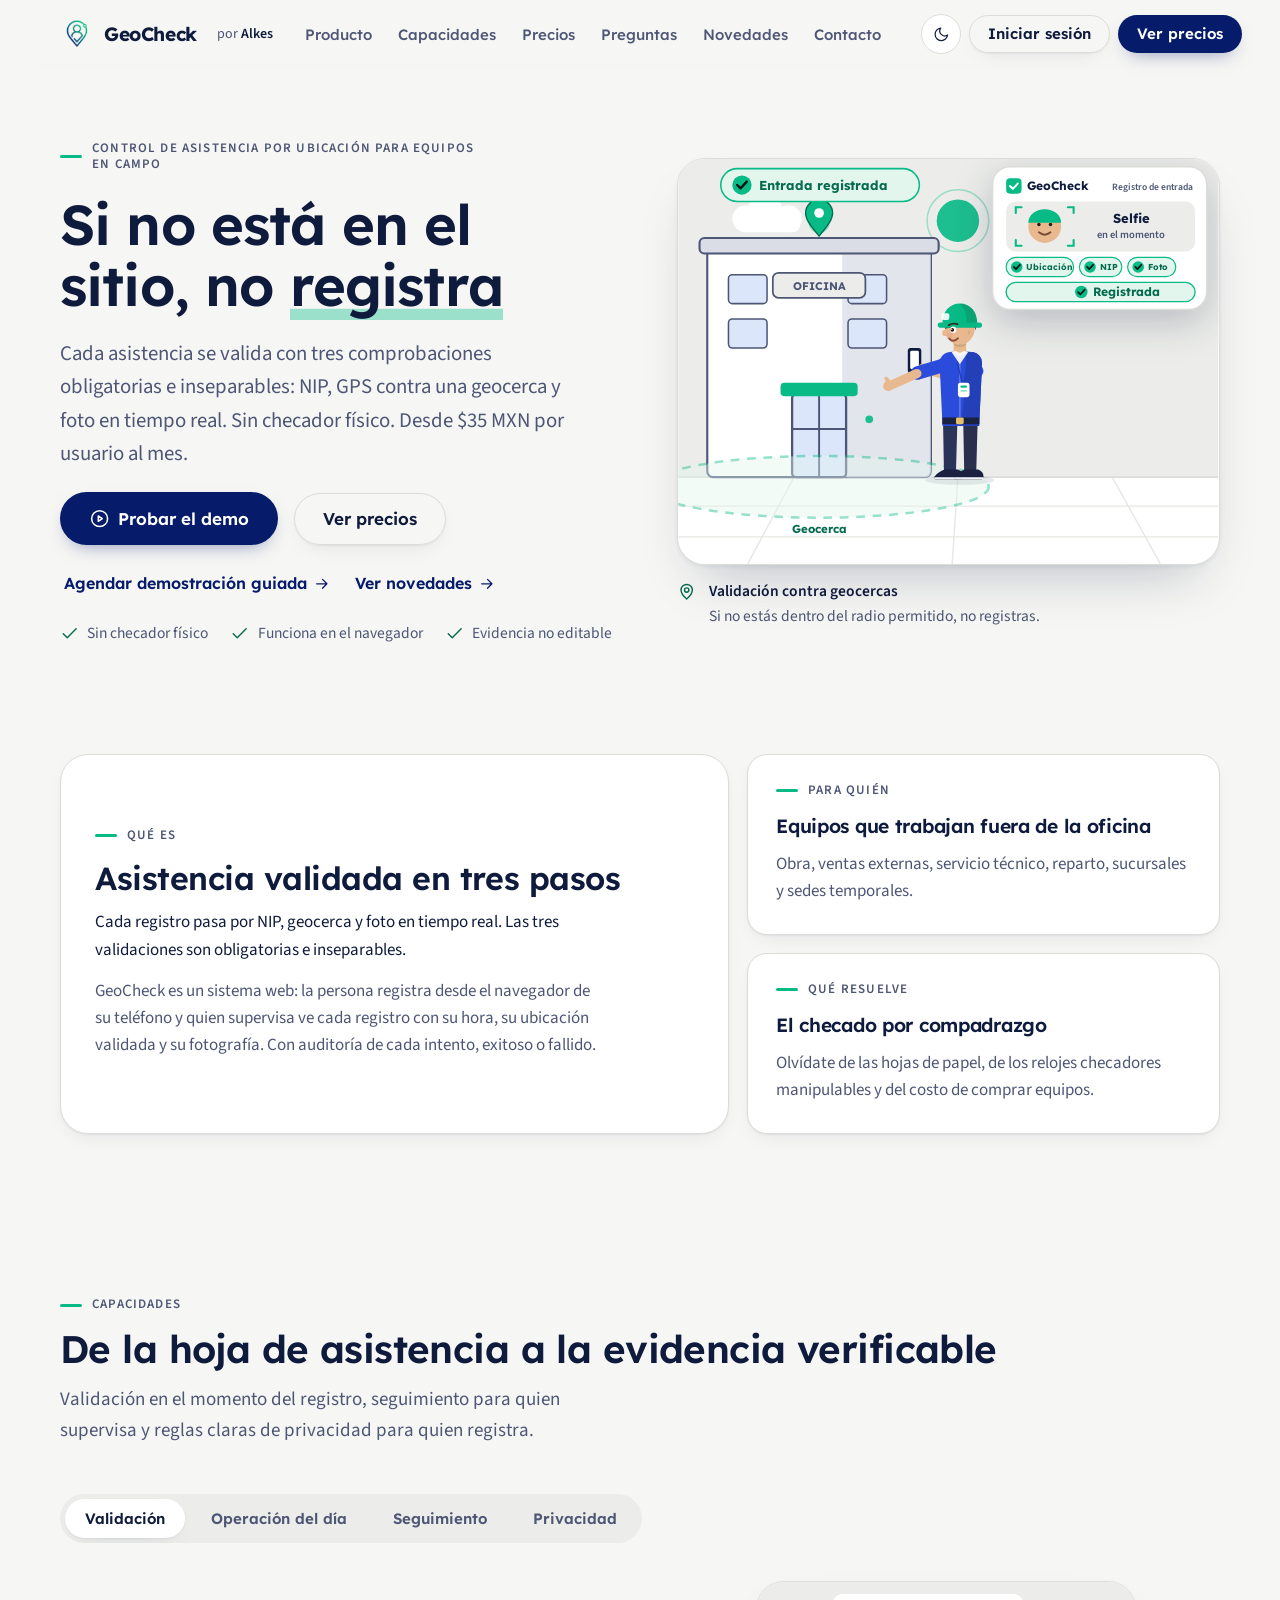
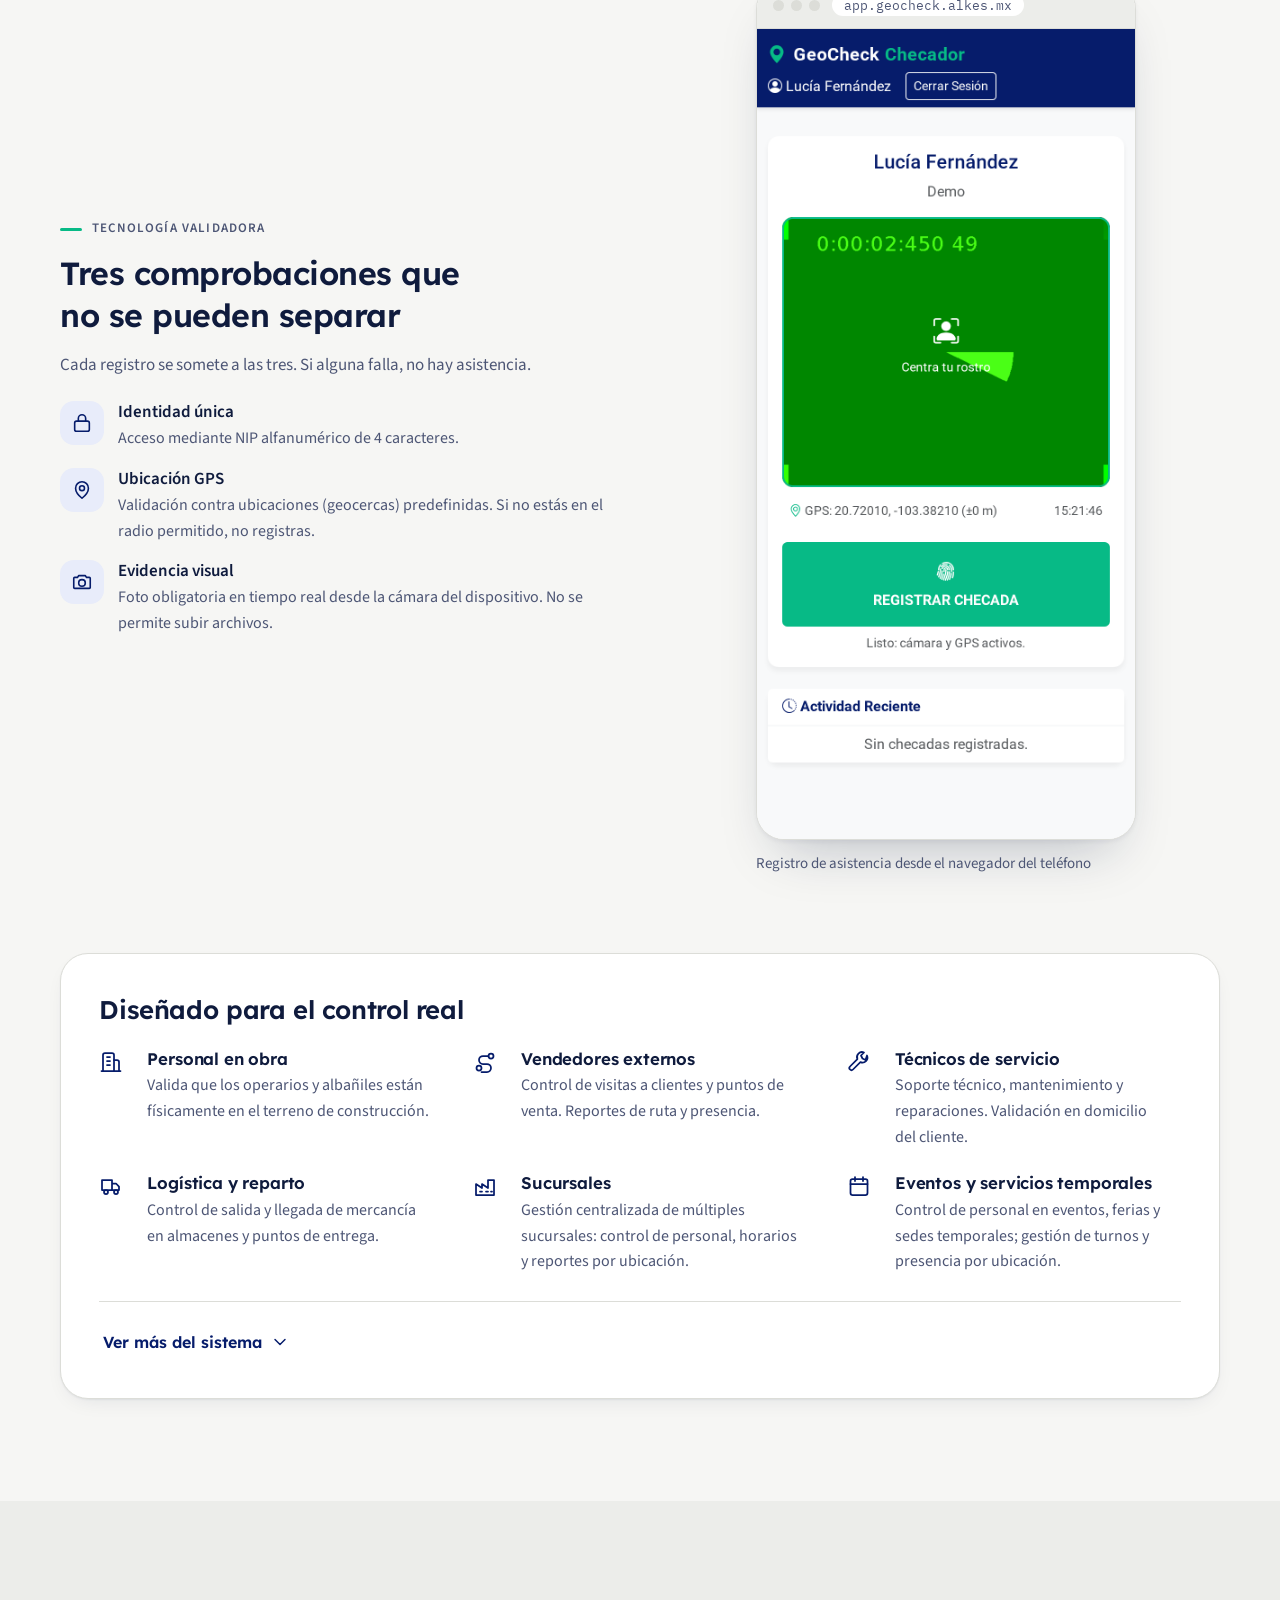
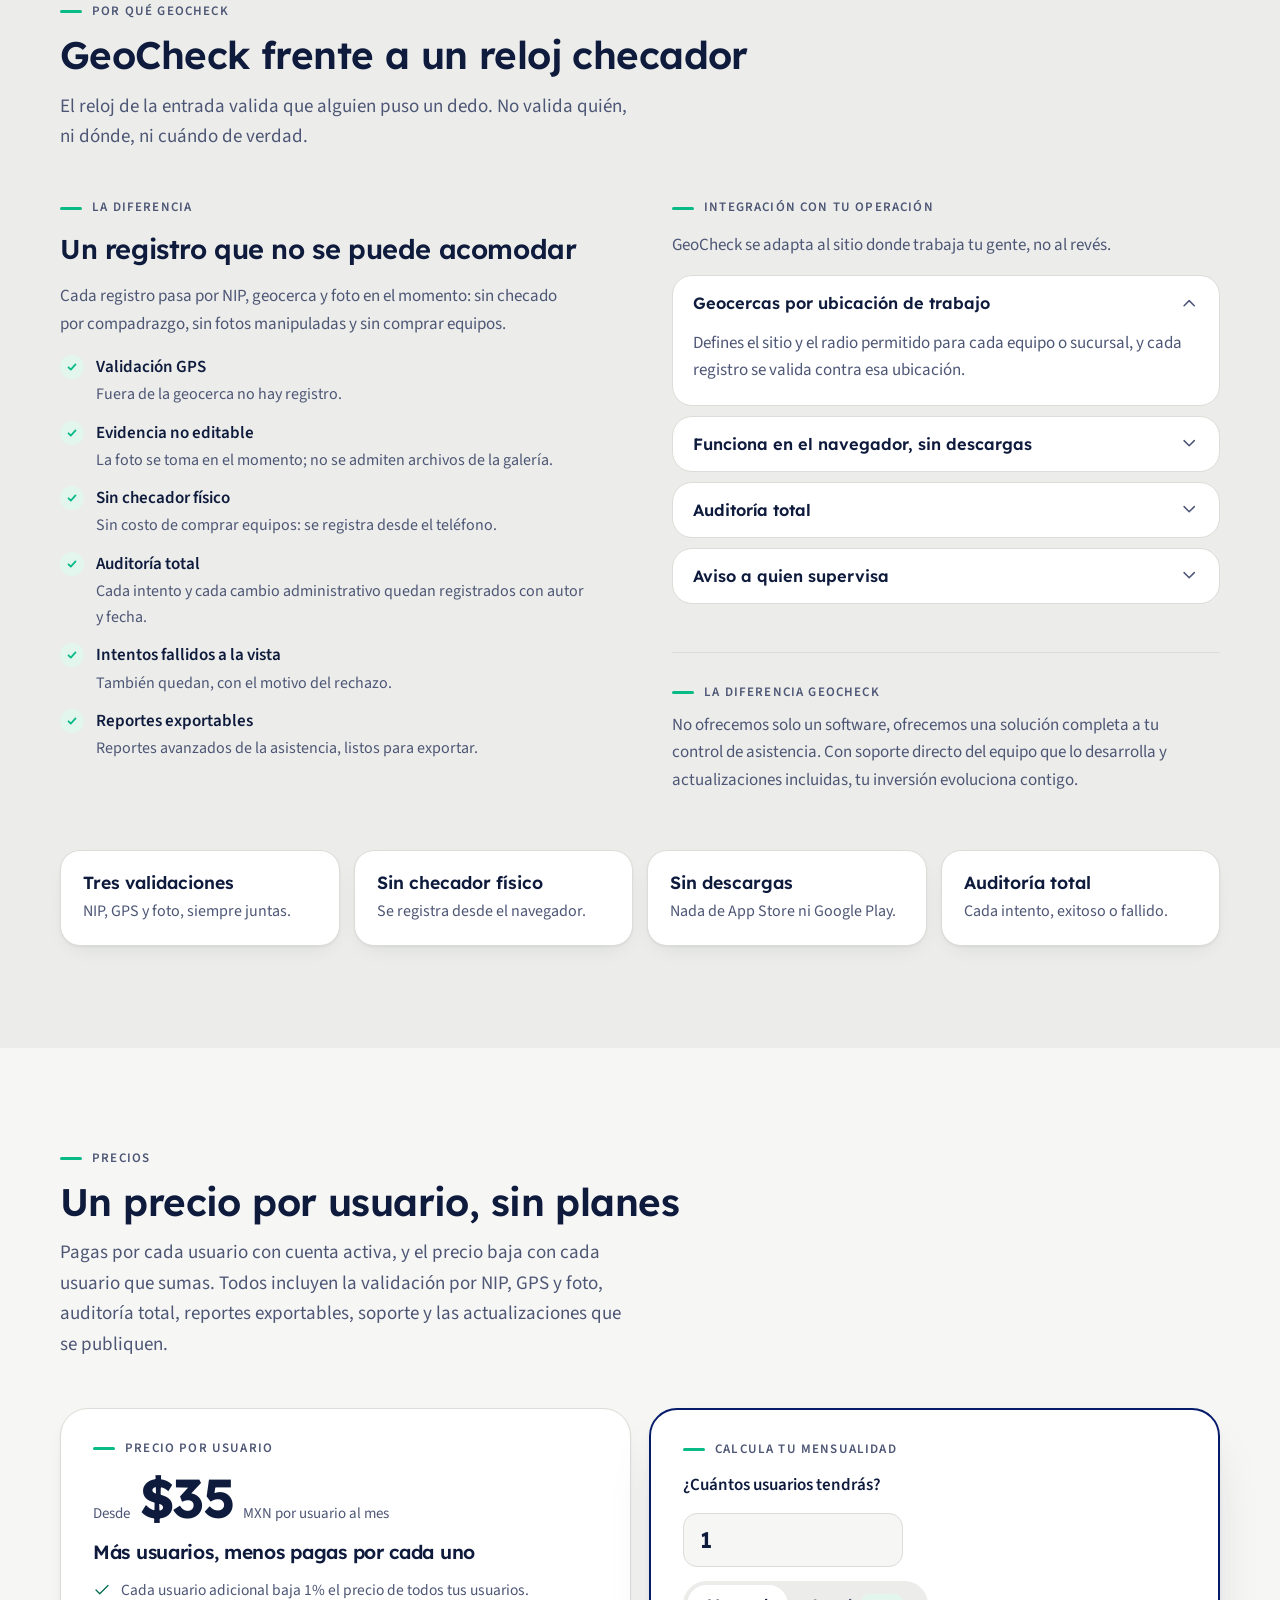
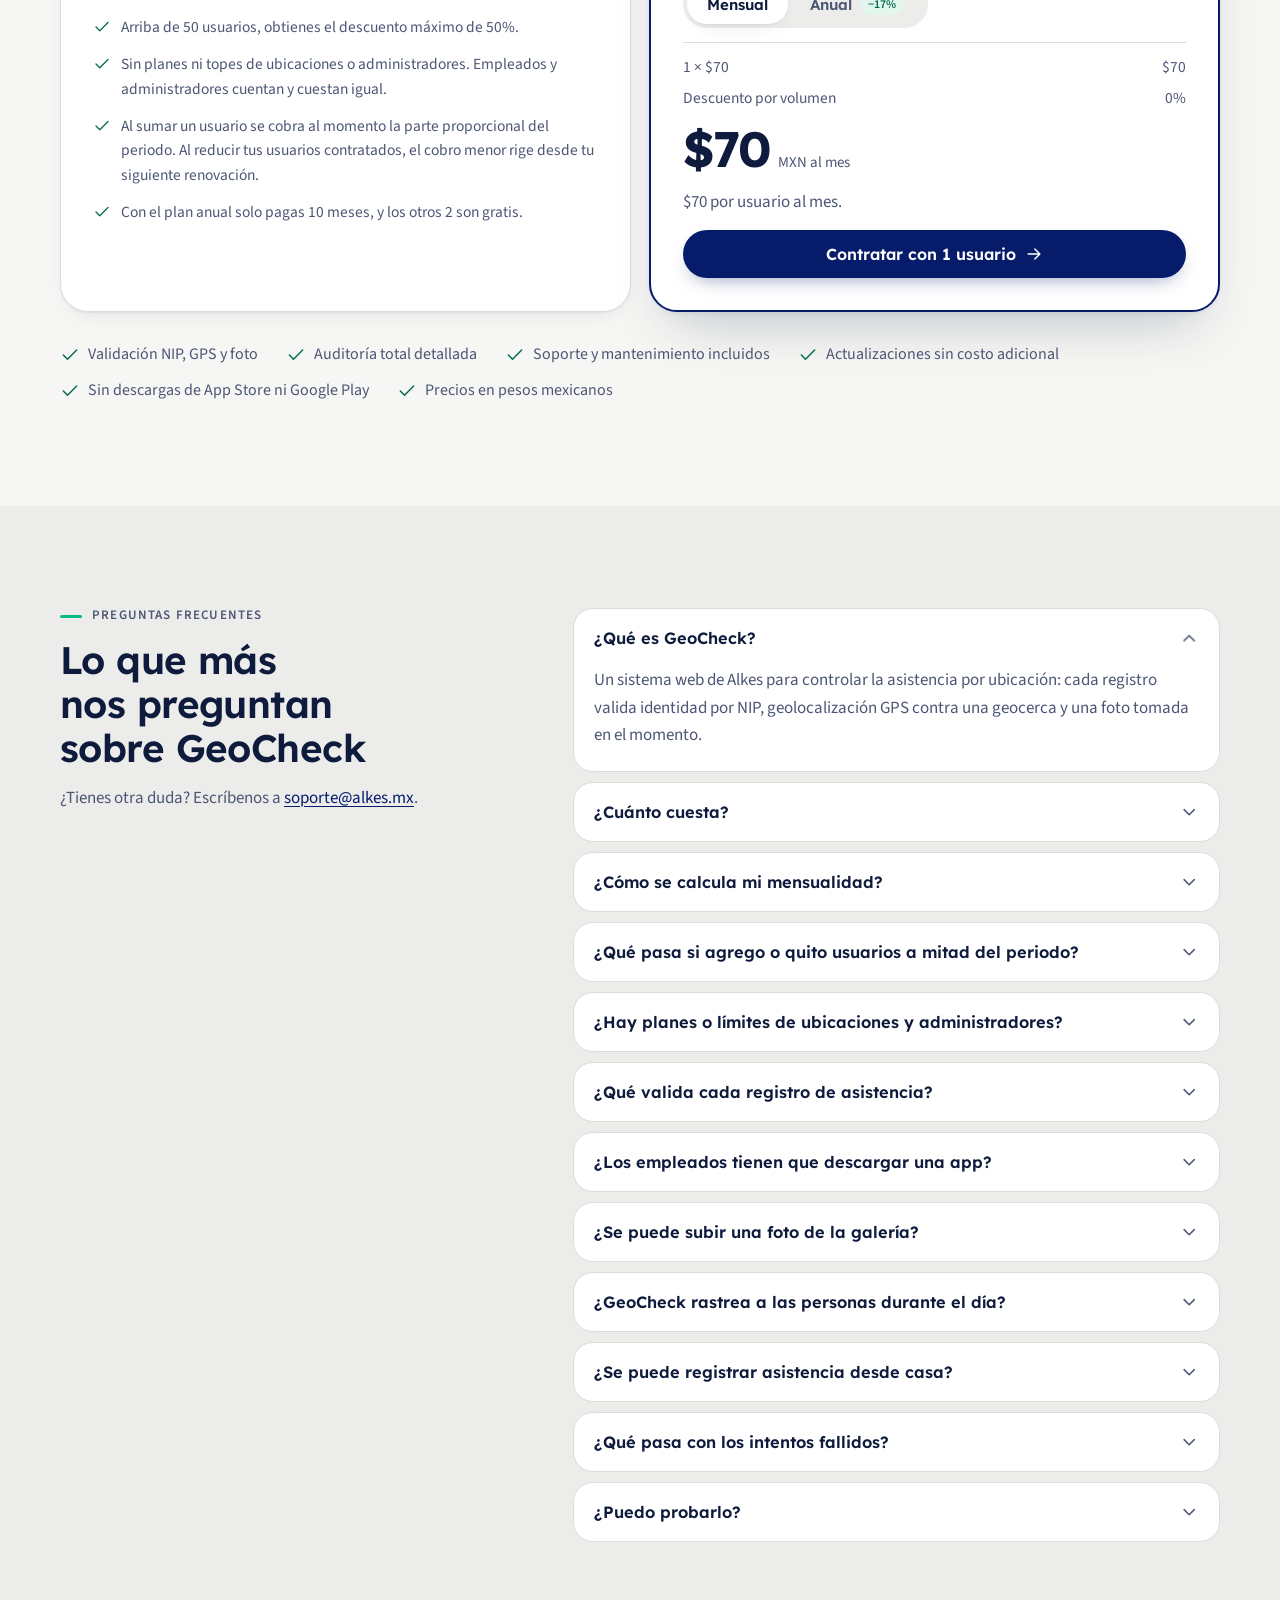
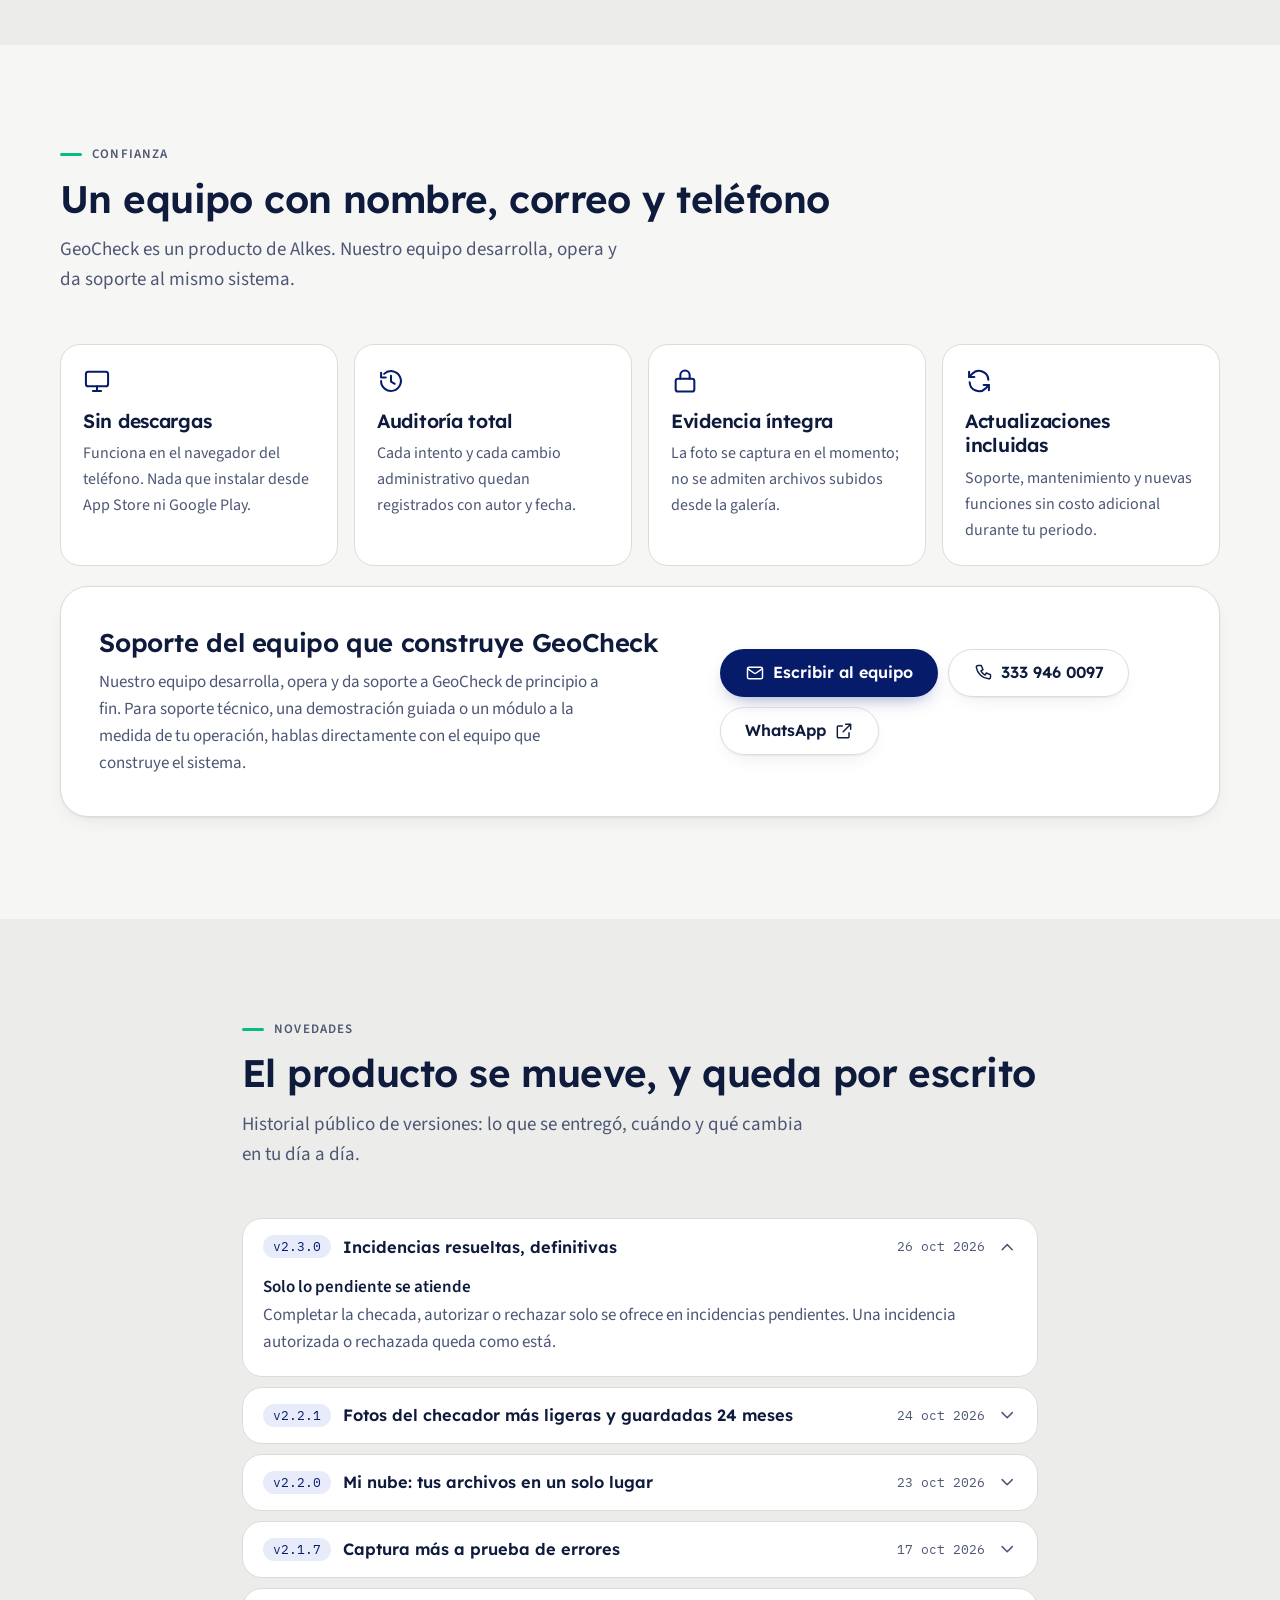
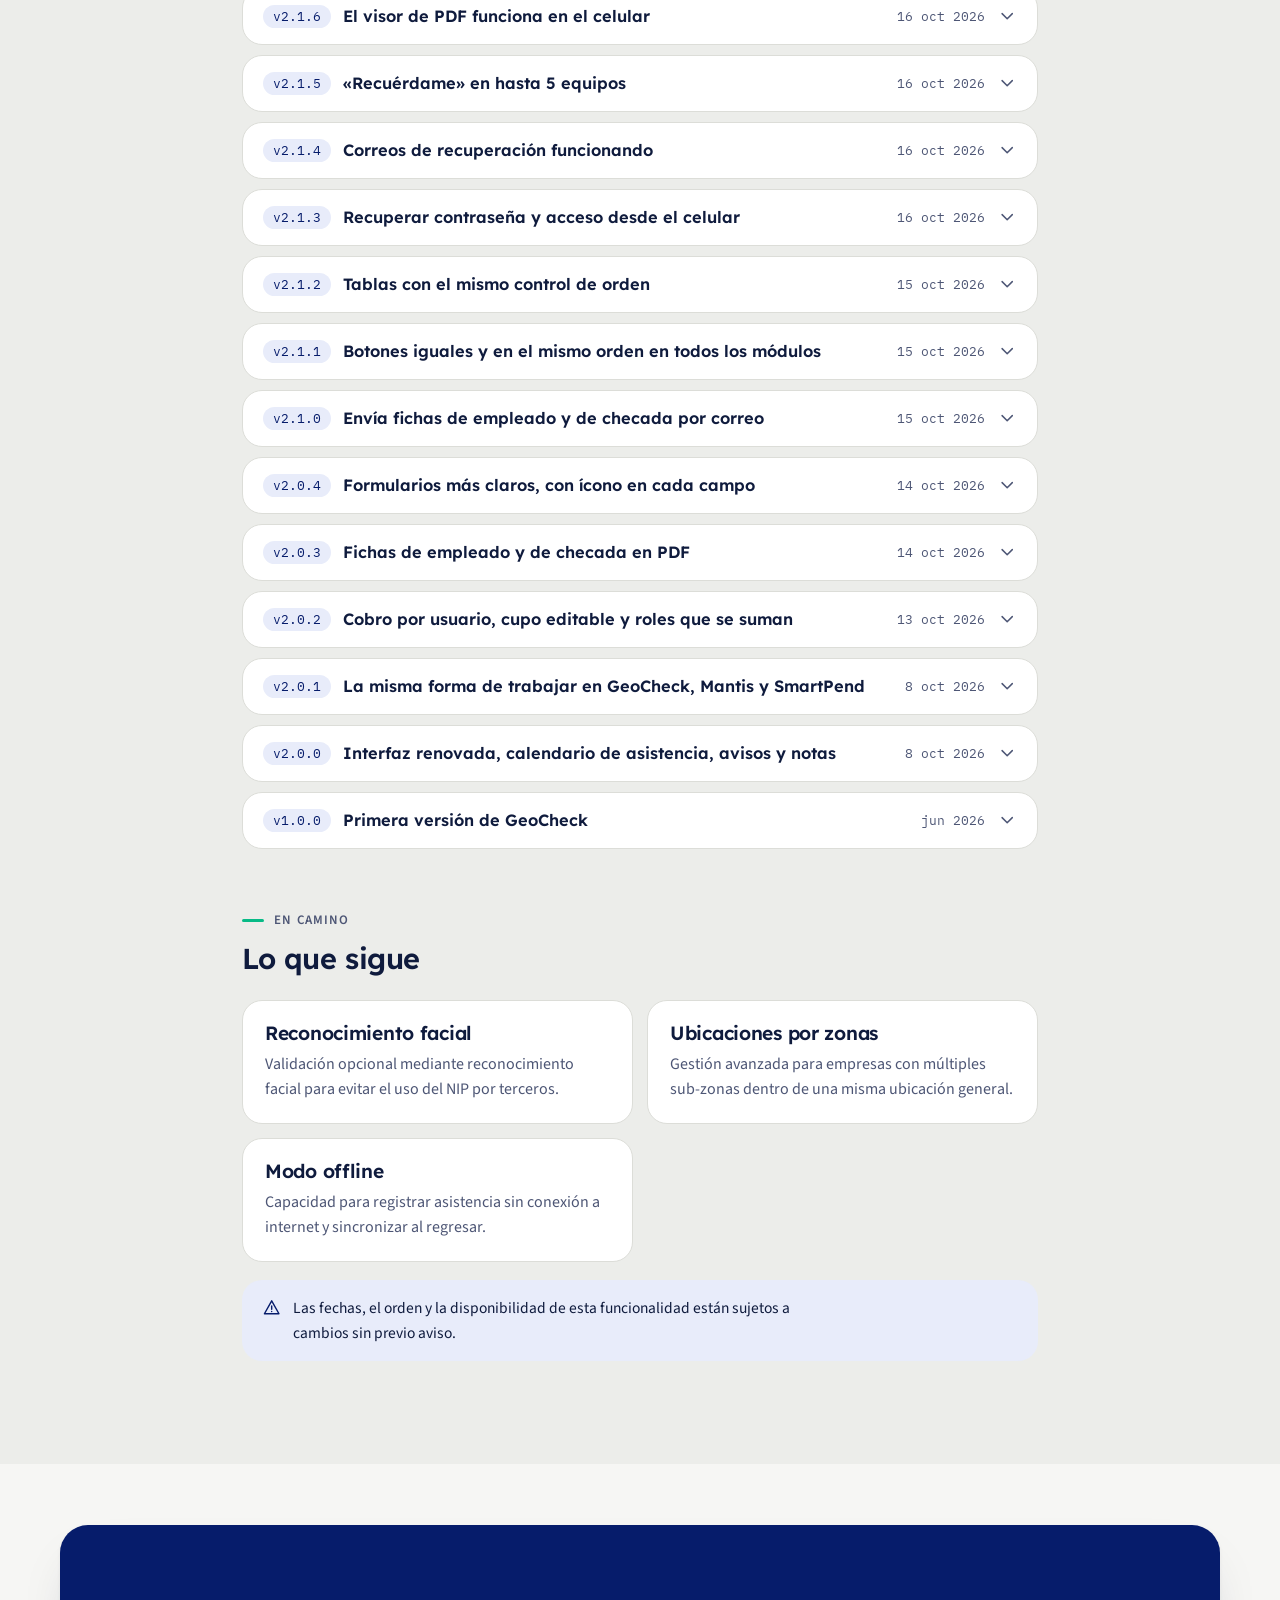
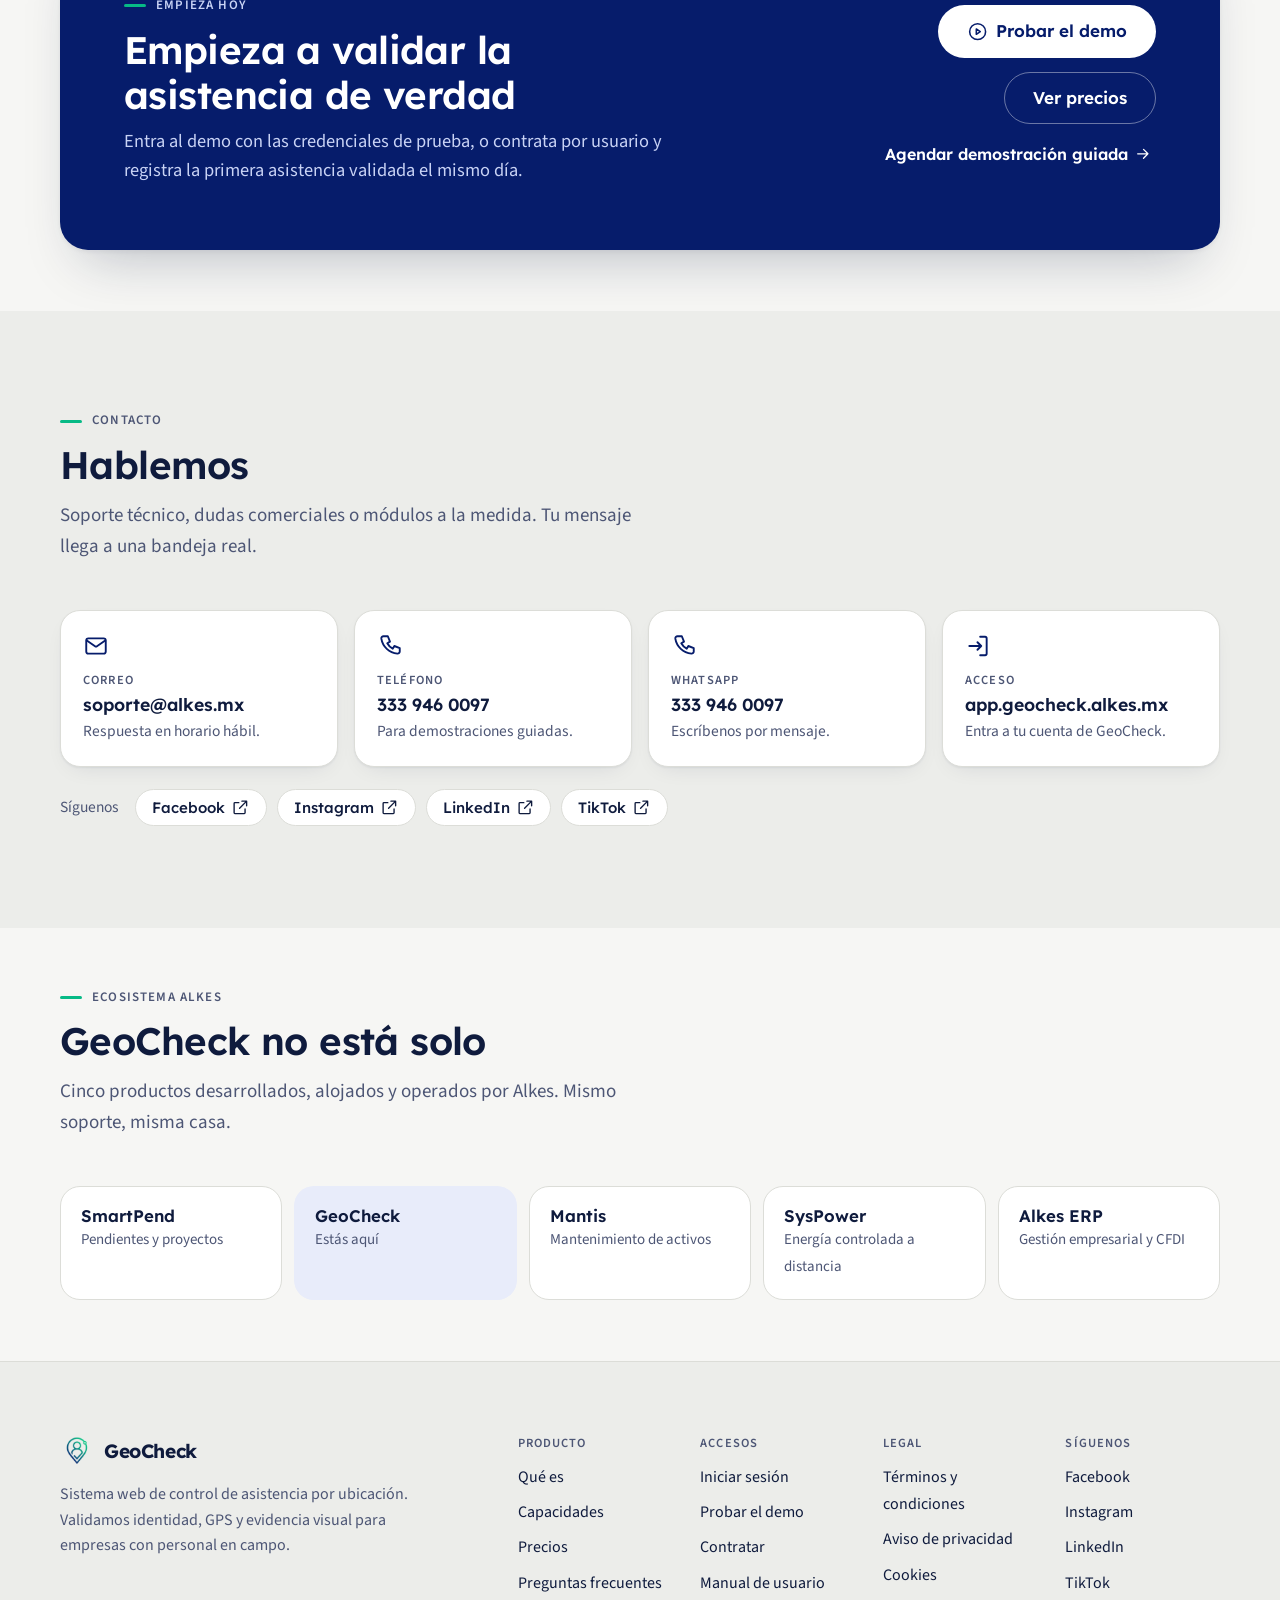
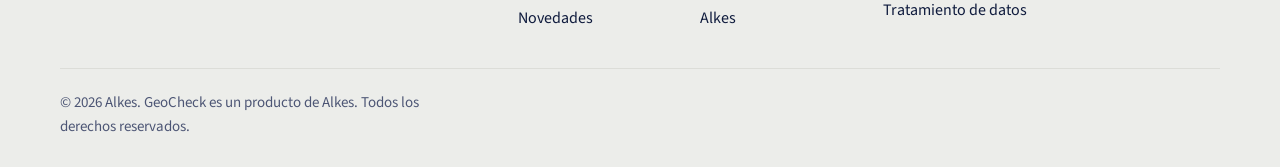
<file: index.html>
<!doctype html>
<html lang="es" class="no-js">
<head>
<meta charset="utf-8">
<meta name="viewport" content="width=device-width, initial-scale=1, viewport-fit=cover">
<title>GeoCheck: control de asistencia por ubicación | Alkes</title>

<meta name="description" content="Control de asistencia para equipos en campo: cada registro valida NIP, geocerca GPS y foto en tiempo real. Sin checador físico. Desde $35 MXN por usuario al mes. Pruébalo.">
<meta name="author" content="Alkes">
<meta name="theme-color" content="#061c6b">
<meta name="format-detection" content="telephone=no">
<link rel="canonical" href="https://geocheck.alkes.mx/">

<meta property="og:type" content="website">
<meta property="og:site_name" content="GeoCheck">
<meta property="og:url" content="https://geocheck.alkes.mx/">
<meta property="og:title" content="GeoCheck: control de asistencia por ubicación | Alkes">
<meta property="og:description" content="Control de asistencia para equipos en campo: cada registro valida NIP, geocerca GPS y foto en tiempo real. Desde $35 MXN por usuario al mes.">
<meta property="og:image" content="https://geocheck.alkes.mx/assets/img/og-image.png">
<meta property="og:image:width" content="1200">
<meta property="og:image:height" content="630">
<meta property="og:image:alt" content="GeoCheck, sistema de control de asistencia por ubicación">
<meta property="og:locale" content="es_MX">
<meta name="twitter:card" content="summary_large_image">
<meta name="twitter:title" content="GeoCheck: control de asistencia por ubicación | Alkes">
<meta name="twitter:description" content="Control de asistencia para equipos en campo: cada registro valida NIP, geocerca GPS y foto en tiempo real. Desde $35 MXN por usuario al mes.">
<meta name="twitter:image" content="https://geocheck.alkes.mx/assets/img/og-image.png">
<meta name="robots" content="index, follow, max-image-preview:large, max-snippet:-1, max-video-preview:-1">
<meta name="googlebot" content="index, follow, max-image-preview:large, max-snippet:-1">
<meta name="bingbot" content="index, follow, max-image-preview:large, max-snippet:-1">
<meta name="keywords" content="control de asistencia, checador en línea, reloj checador GPS, checador con geocerca, asistencia con foto, control de personal en campo, registro de entradas y salidas, retardos e incidencias, checador sin hardware, asistencia por ubicación, software de recursos humanos, sistema en la nube, SaaS México, software Guadalajara, Alkes">
<meta name="application-name" content="GeoCheck">
<meta name="apple-mobile-web-app-title" content="GeoCheck">
<meta name="creator" content="Gustavo Quintero">
<meta name="publisher" content="Alkes">
<meta name="classification" content="Software empresarial en la nube">
<meta name="language" content="es-MX">
<meta name="geo.region" content="MX-JAL">
<meta name="geo.placename" content="Guadalajara, Jalisco, México">
<meta name="geo.position" content="20.6597;-103.3496">
<meta name="ICBM" content="20.6597, -103.3496">
<link rel="alternate" hreflang="es-MX" href="https://geocheck.alkes.mx/">
<link rel="alternate" hreflang="es" href="https://geocheck.alkes.mx/">
<link rel="alternate" hreflang="x-default" href="https://geocheck.alkes.mx/">
<link rel="alternate" type="text/markdown" title="Resumen para modelos de lenguaje" href="https://geocheck.alkes.mx/llms.txt">
<link rel="sitemap" type="application/xml" href="https://geocheck.alkes.mx/sitemap.xml">
<link rel="author" href="https://gustavoquintero.dev/">
<meta property="og:image:secure_url" content="https://geocheck.alkes.mx/assets/img/og-image.png">
<meta property="og:image:type" content="image/png">
<meta name="twitter:image:alt" content="Vista de GeoCheck, software en la nube de Alkes">
<link rel="icon" href="assets/img/favicon.ico" type="image/x-icon">
<link rel="apple-touch-icon" href="assets/img/apple-touch-icon.png">

<link rel="preload" href="assets/fonts/lexend-latin.woff2" as="font" type="font/woff2" crossorigin>
<link rel="preload" href="assets/fonts/source-sans-3-latin.woff2" as="font" type="font/woff2" crossorigin>
<link rel="stylesheet" href="assets/css/geocheck.css">

<script type="application/ld+json">{"@context":"https://schema.org","@graph":[{"@type":"Organization","@id":"https://alkes.mx/#org","name":"Alkes","url":"https://alkes.mx","email":"soporte@alkes.mx","telephone":"+523339460097","sameAs":["https://www.facebook.com/alkes.mx","https://www.instagram.com/alkes.mx","https://www.linkedin.com/company/alkes-mx","https://www.tiktok.com/@alkes.mx"],"alternateName":["Alkes Software y Soluciones TI","Alkes TI"],"description":"Empresa de software y soluciones TI en Guadalajara, Jalisco. Desarrolla y opera sistemas en la nube para empresas mexicanas: ERP con CFDI 4.0, pendientes con IA, control de asistencia, mantenimiento y reinicio remoto de equipos.","logo":{"@type":"ImageObject","url":"https://alkes.mx/assets/img/logo_alkes.png"},"address":{"@type":"PostalAddress","addressLocality":"Guadalajara","addressRegion":"Jalisco","addressCountry":"MX"},"areaServed":{"@type":"Country","name":"México"},"founder":{"@id":"https://gustavoquintero.dev/#persona"},"foundingLocation":{"@type":"Place","name":"Guadalajara, Jalisco, México"},"contactPoint":{"@type":"ContactPoint","contactType":"Ventas y soporte","telephone":"+523339460097","email":"soporte@alkes.mx","areaServed":"MX","availableLanguage":["es"]},"knowsAbout":["Software empresarial","ERP","Facturación electrónica CFDI 4.0","Gestión de pendientes","Control de asistencia","Mantenimiento preventivo","Internet de las cosas","Inteligencia artificial"]},{"@type":"WebSite","@id":"https://geocheck.alkes.mx/#web","name":"GeoCheck","url":"https://geocheck.alkes.mx/","inLanguage":"es-MX","publisher":{"@id":"https://alkes.mx/#org"},"description":"GeoCheck: control de asistencia por ubicación | Alkes","creator":{"@id":"https://gustavoquintero.dev/#persona"},"copyrightHolder":{"@id":"https://alkes.mx/#org"}},{"@type":"SoftwareApplication","@id":"https://geocheck.alkes.mx/#app","name":"GeoCheck","applicationCategory":"BusinessApplication","operatingSystem":"Web","description":"Control de asistencia por ubicación: cada registro valida NIP, geocerca GPS y foto en tiempo real. Sin checador físico y sin descargar ninguna app.","url":"https://geocheck.alkes.mx/","inLanguage":"es-MX","image":"https://geocheck.alkes.mx/assets/img/og-image.png","publisher":{"@id":"https://alkes.mx/#org"},"offers":{"@type":"AggregateOffer","priceCurrency":"MXN","lowPrice":"35","highPrice":"70","url":"https://geocheck.alkes.mx/#precios"},"applicationSubCategory":"Control de asistencia y personal","keywords":"control de asistencia, checador en línea, reloj checador GPS, checador con geocerca, asistencia con foto, control de personal en campo, registro de entradas y salidas, retardos e incidencias, checador sin hardware, asistencia por ubicación, software de recursos humanos, sistema en la nube, SaaS México, software Guadalajara, Alkes","countriesSupported":"MX","availableOnDevice":"Computadora, teléfono y tableta","browserRequirements":"Navegador web moderno con conexión a internet","provider":{"@id":"https://alkes.mx/#org"},"creator":{"@id":"https://gustavoquintero.dev/#persona"},"author":{"@id":"https://gustavoquintero.dev/#persona"},"isAccessibleForFree":false,"mainEntityOfPage":{"@id":"https://geocheck.alkes.mx/#pagina"},"softwareVersion":"2.3.0","releaseNotes":"https://geocheck.alkes.mx/#novedades","featureList":["Tres comprobaciones que no se pueden separar","Identidad única","Ubicación GPS","Evidencia visual","El supervisor ve lo que pasó, no lo que le contaron","Geocercas por ubicación de trabajo","Evidencia no editable","Reportes exportables","Calendario de asistencia, avisos y notas","Calendario de asistencia","Avisos que tú eliges","Notas en checadas e incidencias","Lo que GeoCheck no es","No es biometría facial invasiva","No es rastreo constante","No permite trabajo desde casa","Personal en obra","Vendedores externos","Técnicos de servicio","Logística y reparto","Sucursales","Eventos y servicios temporales","Búsqueda en todo el sistema","Evidencia en grande","Imprime como documento","Apariencia a tu gusto","Mi perfil y ajustes","Manual dentro del sistema"],"screenshot":[{"@type":"ImageObject","url":"https://geocheck.alkes.mx/assets/img/registro.png","caption":"Pantalla de registro de asistencia de GeoCheck en un teléfono, con NIP, cámara y GPS activos","width":840,"height":1800},{"@type":"ImageObject","url":"https://geocheck.alkes.mx/assets/img/checadas.jpg","caption":"Listado de checadas de GeoCheck con su resultado, su nivel de riesgo y si hubo retardo","width":1568,"height":768},{"@type":"ImageObject","url":"https://geocheck.alkes.mx/assets/img/calendario.jpg","caption":"Calendario de asistencia de GeoCheck con asistencias, retardos e incidencias","width":1568,"height":768},{"@type":"ImageObject","url":"https://geocheck.alkes.mx/assets/img/checada.jpg","caption":"Detalle de una checada de GeoCheck con su evidencia fotográfica y su validación de geocerca","width":995,"height":570}]},{"@type":"FAQPage","@id":"https://geocheck.alkes.mx/#faq","mainEntity":[{"@type":"Question","name":"¿Qué es GeoCheck?","acceptedAnswer":{"@type":"Answer","text":"Un sistema web de Alkes para controlar la asistencia por ubicación: cada registro valida identidad por NIP, geolocalización GPS contra una geocerca y una foto tomada en el momento."}},{"@type":"Question","name":"¿Cuánto cuesta?","acceptedAnswer":{"@type":"Answer","text":"Desde $35 MXN por usuario al mes. Se cobra por usuario con cuenta activa, y cada usuario adicional baja 1% el precio de todos hasta llegar a 50% de descuento arriba de 50 usuarios. Con el plan anual solo pagas 10 meses, y los otros 2 son gratis."}},{"@type":"Question","name":"¿Cómo se calcula mi mensualidad?","acceptedAnswer":{"@type":"Answer","text":"Todos tus usuarios pagan el mismo precio, que baja con cada usuario que sumas. Con 15 usuarios son 15 × $60.20 = $903 MXN al mes; con 50 usuarios son 50 × $35.70 = $1,785 MXN al mes. La calculadora de la sección de precios te da el total exacto."}},{"@type":"Question","name":"¿Qué pasa si agrego o quito usuarios a mitad del periodo?","acceptedAnswer":{"@type":"Answer","text":"Al sumar un usuario se cobra al momento la parte proporcional hasta tu próxima factura, y desde la siguiente el precio por usuario se ajusta a tu nuevo total. Desactivar un usuario libera su lugar para otra persona, pero no cambia el cobro: para pagar menos, reduce tus usuarios contratados en Configuración y la reducción rige desde la siguiente renovación; no hay reembolso a mitad del periodo."}},{"@type":"Question","name":"¿Hay planes o límites de ubicaciones y administradores?","acceptedAnswer":{"@type":"Answer","text":"No. El precio depende solo del número de usuarios; tú decides quién es administrador y qué rol tiene cada persona."}},{"@type":"Question","name":"¿Qué valida cada registro de asistencia?","acceptedAnswer":{"@type":"Answer","text":"Tres comprobaciones obligatorias e inseparables: NIP alfanumérico de 4 caracteres, ubicación GPS dentro de la geocerca y foto en tiempo real. Si alguna falla, no hay asistencia."}},{"@type":"Question","name":"¿Los empleados tienen que descargar una app?","acceptedAnswer":{"@type":"Answer","text":"No. GeoCheck funciona en el navegador del teléfono, sin descargas de App Store ni Google Play."}},{"@type":"Question","name":"¿Se puede subir una foto de la galería?","acceptedAnswer":{"@type":"Answer","text":"No. La foto se toma en el momento desde la cámara del dispositivo y no se permite subir archivos."}},{"@type":"Question","name":"¿GeoCheck rastrea a las personas durante el día?","acceptedAnswer":{"@type":"Answer","text":"No. El GPS solo se activa durante los segundos exactos del registro; no hay rastreo constante ni ubicación en vivo."}},{"@type":"Question","name":"¿Se puede registrar asistencia desde casa?","acceptedAnswer":{"@type":"Answer","text":"No. El sistema valida presencia física en el sitio de trabajo asignado: fuera de la geocerca no se registra."}},{"@type":"Question","name":"¿Qué pasa con los intentos fallidos?","acceptedAnswer":{"@type":"Answer","text":"También quedan registrados, con el motivo del rechazo, igual que cualquier cambio hecho desde el panel por administradores o supervisores."}},{"@type":"Question","name":"¿Puedo probarlo?","acceptedAnswer":{"@type":"Answer","text":"Sí, con el demo y sus credenciales de prueba."}}]},{"@type":"WebPage","@id":"https://geocheck.alkes.mx/#pagina","url":"https://geocheck.alkes.mx/","name":"GeoCheck: control de asistencia por ubicación | Alkes","isPartOf":{"@id":"https://geocheck.alkes.mx/#web"},"about":{"@id":"https://geocheck.alkes.mx/#app"},"mainEntity":{"@id":"https://geocheck.alkes.mx/#app"},"inLanguage":"es-MX","primaryImageOfPage":{"@type":"ImageObject","url":"https://geocheck.alkes.mx/assets/img/og-image.png","width":1200,"height":630},"breadcrumb":{"@id":"https://geocheck.alkes.mx/#migas"},"dateModified":"2026-10-28","publisher":{"@id":"https://alkes.mx/#org"}},{"@type":"BreadcrumbList","@id":"https://geocheck.alkes.mx/#migas","itemListElement":[{"@type":"ListItem","position":1,"name":"Alkes","item":"https://alkes.mx/"},{"@type":"ListItem","position":2,"name":"GeoCheck","item":"https://geocheck.alkes.mx/"}]},{"@type":"Person","@id":"https://gustavoquintero.dev/#persona","name":"Gustavo de Jesús Quintero Cerpa","alternateName":"Gustavo Quintero","jobTitle":"Fundador y desarrollador de Alkes","url":"https://gustavoquintero.dev/","sameAs":["https://www.linkedin.com/in/gustavoquintero2000/","https://github.com/GustavoQuinteroC"],"address":{"@type":"PostalAddress","addressLocality":"Guadalajara","addressRegion":"Jalisco","addressCountry":"MX"}}]}</script>

<script>
(function () {
    var r = document.documentElement;
    r.className = r.className.replace('no-js', 'js');
    try {
        var t = localStorage.getItem('tema');
        if (t === 'dark' || t === 'light') { r.setAttribute('data-theme', t); }
    } catch (e) {}
})();
</script>
</head>
<body>

<a class="skip" href="#main">Saltar al contenido</a>

<header class="nav" id="nav">
    <div class="container nav__in">
        <a class="brand" href="#inicio"><img class="logo logo--claro" src="assets/img/logo.png" alt="" width="34" height="34"><img class="logo logo--oscuro" src="assets/img/logo-blanco.png" alt="" width="34" height="34"><span>GeoCheck</span></a>
        <a class="brand__by" href="https://alkes.mx">por <strong>Alkes</strong></a>
        <nav class="nav__links" aria-label="Secciones">
            <a class="nav__link" href="#producto">Producto</a>
            <a class="nav__link" href="#capacidades">Capacidades</a>
            <a class="nav__link" href="#precios">Precios</a>
            <a class="nav__link" href="#preguntas">Preguntas</a>
            <a class="nav__link" href="#novedades">Novedades</a>
            <a class="nav__link" href="#contacto">Contacto</a>
        </nav>
        <div class="nav__actions">
            <button class="theme-toggle" type="button" data-theme-toggle aria-label="Cambiar tema"><svg class="i-moon" viewBox="0 0 24 24" fill="none" stroke="currentColor" stroke-width="1.75" stroke-linecap="round" stroke-linejoin="round" aria-hidden="true" focusable="false"><path d="M21 12.8A9 9 0 1 1 11.2 3a7 7 0 0 0 9.8 9.8Z"/></svg><svg class="i-sun" viewBox="0 0 24 24" fill="none" stroke="currentColor" stroke-width="1.75" stroke-linecap="round" stroke-linejoin="round" aria-hidden="true" focusable="false"><circle cx="12" cy="12" r="4"/><path d="M12 2v2M12 20v2M4.9 4.9l1.4 1.4M17.7 17.7l1.4 1.4M2 12h2M20 12h2M4.9 19.1l1.4-1.4M17.7 6.3l1.4-1.4"/></svg><span class="theme-toggle__label"></span></button>            <a class="btn btn--line btn--sm" href="https://app.geocheck.alkes.mx">Iniciar sesión</a>
            <a class="btn btn--primary btn--sm" href="#precios">Ver precios</a>
        </div>
        <button class="nav__burger" type="button" id="navToggle" aria-expanded="false" aria-controls="navPanel" aria-label="Abrir menú">
            <svg class="i-menu" viewBox="0 0 24 24" fill="none" stroke="currentColor" stroke-width="1.75" stroke-linecap="round" stroke-linejoin="round" aria-hidden="true" focusable="false"><path d="M4 7h16M4 12h16M4 17h16"/></svg><svg class="i-close" viewBox="0 0 24 24" fill="none" stroke="currentColor" stroke-width="1.75" stroke-linecap="round" stroke-linejoin="round" aria-hidden="true" focusable="false"><path d="M18 6 6 18M6 6l12 12"/></svg>        </button>
    </div>
    <div class="nav__panel container" id="navPanel">
        <a class="nav__link" href="#producto">Producto</a>
        <a class="nav__link" href="#capacidades">Capacidades</a>
        <a class="nav__link" href="#precios">Precios</a>
        <a class="nav__link" href="#preguntas">Preguntas</a>
        <a class="nav__link" href="#novedades">Novedades</a>
        <a class="nav__link" href="#contacto">Contacto</a>
        <a class="nav__link" href="#ecosistema">Ecosistema Alkes</a>
        <div class="nav__panel-actions">
            <button class="theme-toggle" type="button" data-theme-toggle aria-label="Cambiar tema"><svg class="i-moon" viewBox="0 0 24 24" fill="none" stroke="currentColor" stroke-width="1.75" stroke-linecap="round" stroke-linejoin="round" aria-hidden="true" focusable="false"><path d="M21 12.8A9 9 0 1 1 11.2 3a7 7 0 0 0 9.8 9.8Z"/></svg><svg class="i-sun" viewBox="0 0 24 24" fill="none" stroke="currentColor" stroke-width="1.75" stroke-linecap="round" stroke-linejoin="round" aria-hidden="true" focusable="false"><circle cx="12" cy="12" r="4"/><path d="M12 2v2M12 20v2M4.9 4.9l1.4 1.4M17.7 17.7l1.4 1.4M2 12h2M20 12h2M4.9 19.1l1.4-1.4M17.7 6.3l1.4-1.4"/></svg><span class="theme-toggle__label"></span></button>            <a class="btn btn--line" href="https://app.geocheck.alkes.mx">Iniciar sesión</a>
            <a class="btn btn--primary" href="#precios">Ver precios</a>
        </div>
    </div>
</header>

<main id="main">

<!-- Hero ------------------------------------------------------------------ -->
<section class="hero" id="inicio">
    <div class="container">
        <div class="hero__grid">
            <div class="hero__body">
                <p class="eyebrow" data-reveal>Control de asistencia por ubicación para equipos en campo</p>
                <h1 data-reveal>Si no está en el sitio, no <em>registra</em></h1>
                <p class="lede" data-reveal>Cada asistencia se valida con tres comprobaciones obligatorias e inseparables: NIP, GPS contra una geocerca y foto en tiempo real. Sin checador físico. Desde $35 MXN por usuario al mes.</p>
                <div class="row" data-reveal>
                    <a class="btn btn--primary btn--lg" href="https://app.geocheck.alkes.mx" data-open-demo><svg viewBox="0 0 24 24" fill="none" stroke="currentColor" stroke-width="1.75" stroke-linecap="round" stroke-linejoin="round" aria-hidden="true" focusable="false"><circle cx="12" cy="12" r="9"/><path d="M10.5 9 15 12l-4.5 3Z"/></svg>Probar el demo</a>
                    <a class="btn btn--line btn--lg" href="#precios">Ver precios</a>
                </div>
                <div class="row" data-reveal>
                    <a class="link" href="mailto:soporte@alkes.mx?subject=Demostraci%C3%B3n%20guiada%20de%20GeoCheck">Agendar demostración guiada<svg viewBox="0 0 24 24" fill="none" stroke="currentColor" stroke-width="1.75" stroke-linecap="round" stroke-linejoin="round" aria-hidden="true" focusable="false"><path d="M5 12h14M13 6l6 6-6 6"/></svg></a>
                    <a class="link" href="#novedades">Ver novedades<svg viewBox="0 0 24 24" fill="none" stroke="currentColor" stroke-width="1.75" stroke-linecap="round" stroke-linejoin="round" aria-hidden="true" focusable="false"><path d="M5 12h14M13 6l6 6-6 6"/></svg></a>
                </div>
                <ul class="hero__facts" data-reveal>
                    <li><svg viewBox="0 0 24 24" fill="none" stroke="currentColor" stroke-width="1.75" stroke-linecap="round" stroke-linejoin="round" aria-hidden="true" focusable="false"><path d="M20 6 9 17l-5-5"/></svg>Sin checador físico</li>
                    <li><svg viewBox="0 0 24 24" fill="none" stroke="currentColor" stroke-width="1.75" stroke-linecap="round" stroke-linejoin="round" aria-hidden="true" focusable="false"><path d="M20 6 9 17l-5-5"/></svg>Funciona en el navegador</li>
                    <li><svg viewBox="0 0 24 24" fill="none" stroke="currentColor" stroke-width="1.75" stroke-linecap="round" stroke-linejoin="round" aria-hidden="true" focusable="false"><path d="M20 6 9 17l-5-5"/></svg>Evidencia no editable</li>
                </ul>
            </div>
            <div class="hero__aside" data-reveal>
                <div class="scene" data-scene>
  <svg class="scene__svg" viewBox="0 0 560 420" role="img" aria-label="Animación: una persona llega a su lugar de trabajo y cruza la geocerca; en el celular se valida su ubicación, escribe su NIP, se toma una selfie y aparece la checada registrada.">
    <defs><clipPath id="sc-tr"><rect x="384" y="200" width="48" height="80" rx="14"/></clipPath><clipPath id="p2-tr"><path d="M387 213Q387 200 401 200H417Q431 200 431 213L428 277H390Z"/></clipPath></defs>
    <rect class="sc-wall" x="0" y="0" width="560" height="330"/>
    <circle class="gc-sun" cx="290" cy="64" r="22"/><circle class="gc-sunr" cx="290" cy="64" r="32"/>
    <g class="gc-cloud"><circle class="gc-cl" cx="70" cy="62" r="14"/><circle class="gc-cl" cx="90" cy="54" r="18"/><circle class="gc-cl" cx="114" cy="62" r="14"/><rect class="gc-cl" x="62" y="62" width="64" height="14" rx="7"/></g>
    <g class="gc-cloud2"><circle class="gc-cl" cx="196" cy="34" r="10"/><circle class="gc-cl" cx="210" cy="28" r="13"/><circle class="gc-cl" cx="228" cy="34" r="10"/><rect class="gc-cl" x="188" y="34" width="48" height="10" rx="5"/></g>
    <rect class="sc-floor" x="0" y="330" width="560" height="90"/><path class="sc-line" d="M0 330H560"/>
    <path class="sc-tile" d="M0 360H560M0 392H560M120 330L72 420M290 330L284 420M450 330L500 420"/>
    <g class="gc-all">
      <rect class="sc-b" x="30" y="92" width="232" height="238" rx="6"/>
      <rect class="sc-sh" x="170" y="92" width="92" height="238" rx="6"/>
      <rect class="gc-roof" x="22" y="82" width="248" height="16" rx="5"/>
      <rect class="sc-sky" x="52" y="120" width="40" height="30" rx="4"/><rect class="sc-winf" x="52" y="120" width="40" height="30" rx="4" style="stroke-width:1.6"/><rect class="sc-sky" x="176" y="120" width="40" height="30" rx="4"/><rect class="sc-winf" x="176" y="120" width="40" height="30" rx="4" style="stroke-width:1.6"/><rect class="sc-sky" x="52" y="166" width="40" height="30" rx="4"/><rect class="sc-winf" x="52" y="166" width="40" height="30" rx="4" style="stroke-width:1.6"/><rect class="sc-sky" x="176" y="166" width="40" height="30" rx="4"/><rect class="sc-winf" x="176" y="166" width="40" height="30" rx="4" style="stroke-width:1.6"/>
      <rect class="gc-sign" x="98" y="118" width="96" height="26" rx="6"/><text class="sc-txt" x="146" y="136" text-anchor="middle">OFICINA</text>
      <rect class="gc-door" x="118" y="244" width="56" height="86" rx="4"/><path class="gc-doorl" d="M146 244V330M118 280H174"/>
      <rect class="gc-awn" x="106" y="232" width="80" height="14" rx="4"/>
      <circle class="gc-lamp" cx="198" cy="270" r="4"/>
            <ellipse class="gc-fence" cx="146" cy="340" rx="176" ry="32"/>
      <ellipse class="gc-ping" cx="146" cy="340" rx="176" ry="32"/>
      <text class="gc-fl" x="146" y="388" text-anchor="middle">Geocerca</text>
      <g class="gc-pin"><circle class="gc-pr" cx="146" cy="66" r="10"/><path class="gc-pinb" d="M146 80c-9-11-14-17-14-24a14 14 0 0 1 28 0c0 7-5 13-14 24z"/><circle class="gc-pinc" cx="146" cy="56" r="5"/></g>
      
      <g class="gc-walk"><ellipse class="sc-shd" cx="408" cy="333" rx="36" ry="5"/><g class="gp" transform="translate(0,0)">
      <g class="sc-armb gp-b"><path class="p2-sleeve" style="stroke-width:13" d="M426 220L398 226"/><path class="p2-fore" style="stroke-width:9" d="M398 226L373 218.500"/><rect class="sc-phone" x="354" y="196" width="14" height="26" rx="3"/><rect class="sc-screen" x="356.500" y="199" width="9" height="19" rx="1.500"/><ellipse class="p2-skin" cx="369.500" cy="217.500" rx="6" ry="5.200" transform="rotate(-14 369.500 217.500)"/></g>
      <g class="sc-legl gp-ll">
        <path class="sc-pant" d="M390.500 270H405.500L404 323H391.500Z"/>
        <path class="sc-shoe" d="M406 322L392 322Q386 324 382 329Q380.500 332.500 385 332.500H408Q411.500 332.500 411.500 329Q411.500 324 406 322Z"/>
        <path class="p2-sole" d="M381.500 330.200H411.200L411.400 332.500H384Q381.600 332.500 381.500 330.200Z"/>
      </g>
      <g class="sc-legr gp-lr">
        <path class="sc-pant" d="M411.500 270H426.500L425 323H412.500Z"/>
        <path class="p2-shade" d="M411.500 270H426.500L425 323H412.500Z"/>
        <path class="sc-shoe" d="M427 322L413 322Q407 324 403 329Q401.500 332.500 406 332.500H429Q432.500 332.500 432.500 329Q432.500 324 427 322Z"/>
        <path class="p2-sole" d="M402.500 330.200H432.200L432.400 332.500H405Q402.600 332.500 402.500 330.200Z"/>
      </g>
      <g class="sc-body">
        <path class="sc-shirt" d="M387 213Q387 200 401 200H417Q431 200 431 213L428 277H390Z"/>
        <path class="sc-shirt2" clip-path="url(#p2-tr)" d="M414 196H436V281H408Q415 240 414 196Z"/>
        <path class="p2-placket" d="M408 211V268"/>
        <path class="sc-belt" d="M390 268H428L428.200 275H389.800Z"/><rect class="sc-buckle" x="404" y="268" width="8" height="7" rx="1.500"/>
        
        <path class="p2-lan" d="M405 211L411 233M417 211L412 233"/><rect class="p2-badge" x="406" y="232" width="12" height="15" rx="2.500"/><rect class="p2-badgel" x="408.500" y="235" width="7" height="2.200" rx="1.100"/><rect class="p2-badgel" style="opacity:.45" x="408.500" y="239.500" width="7" height="1.800" rx=".9"/>
        <path class="p2-skin" d="M401.500 187H414.500V201Q408 207 401.500 201Z"/>
        <path class="p2-shade" d="M401.500 187H414.500V193Q408 197 401.500 193Z"/>
        <path class="p2-collar" d="M399.500 200.500L408 213L416.500 200.500L412 199Q408 203 404 199Z"/>
        <ellipse class="p2-skin" cx="408" cy="175" rx="15.500" ry="17.500"/>
        <path class="p2-hair" d="M392.500 176Q392 170 394 167L423.500 167Q425.500 172 424.500 178Q423 172 418 171Z" style="opacity:.9"/><path class="sc-hat" d="M390 172C389.500 158 397.500 150 408 150C418.500 150 426.500 158 426 172Z"/><path class="p2-shade" d="M408 150C418.500 150 426.500 158 426 172H415Q416 158 408 150Z"/><rect class="sc-hat" x="385" y="169.500" width="46" height="5.500" rx="2.700"/><rect class="sc-lamp" x="389" y="160" width="8" height="7" rx="2"/>
        <ellipse class="p2-skin" cx="418.200" cy="180" rx="3.200" ry="4.200"/>
        <path class="p2-shade" d="M416.800 178Q419.500 180 417 183"/>
        <ellipse class="p2-skin" cx="392.600" cy="180.400" rx="2.900" ry="3.300"/>
        <circle class="p2-blush" cx="397" cy="183.500" r="3.400"/>
        <g class="sc-eyeg gp-eye"><ellipse class="p2-eyew" cx="401.200" cy="177" rx="3.100" ry="3.300"/><circle class="p2-iris" cx="400.200" cy="177.300" r="1.900"/><circle class="p2-eyew" cx="399.500" cy="176.500" r=".65"/></g>
        <path class="p2-line" d="M396.500 172.300Q401 169.800 405.500 171.300"/>
        <path class="p2-mouth sc-m1 gp-m1" style="opacity:0;stroke-width:1.7" d="M398.5 187.8H403"/>
        <path class="p2-mouth sc-m2 gp-m2" d="M397 186.200Q401 191 406 186"/>
      </g>
      <g class="sc-arma gp-a">
        <path class="p2-sleeve" style="stroke-width:14" d="M391 214L364 222"/>
        <path class="p2-cuff" d="M365 221.700L362.500 222.700" style="stroke-width:12"/>
        <path class="p2-fore" style="stroke-width:9.500" d="M363.500 222.500L339 233.500"/>
        <ellipse class="p2-skin" cx="334.500" cy="235" rx="6.300" ry="5.400" transform="rotate(-24 334.500 235)"/>
        <ellipse class="p2-skin" cx="332.800" cy="229.300" rx="2.200" ry="4" transform="rotate(-38 332.800 229.300)"/>
        
        <circle class="sc-shirt" cx="392" cy="214.500" r="8.500" style="fill:var(--sc-shirt)"/>
      </g>
    </g></g>
    </g>
    <g class="gc-tag sc-tag"><rect class="sc-tagb" x="44" y="10" width="206" height="34" rx="17"/><circle class="sc-tagc" cx="66" cy="27" r="10"/><path class="sc-ck" d="M61 27l3.500 3.500 6.500-7"/><text class="sc-txt2" x="84" y="32">Entrada registrada</text></g>
    <g class="sc-card">
      <rect class="sc-cardb" x="326" y="8" width="222" height="148" rx="18"/>
      <rect class="sc-logo" x="340" y="20" width="16" height="16" rx="4"/><path class="sc-ck2" d="M344 28l3 3 5-5.500"/>
      <text class="sc-t0" x="362" y="32.500">GeoCheck</text><text class="sc-t3" x="534" y="32.500" text-anchor="end">Registro de entrada</text>
      <rect class="sc-thumb" x="340" y="44" width="196" height="52" rx="10"/>
      <g class="gc-p1"><path class="gc-road" d="M340 70H536M400 44V96M470 44V96"/><circle class="gc-gf" cx="470" cy="70" r="22"/><g class="gc-mpin"><circle class="gc-mp" cx="366" cy="86" r="6"/><circle class="gc-mpc" cx="366" cy="86" r="2.400"/></g><text class="sc-t3" x="438" y="58" text-anchor="middle" style="display:none">GPS</text></g>
      <g class="gc-p2"><text class="sc-t1" x="438" y="58" text-anchor="middle">Ingresa tu NIP</text><circle class="gc-dd" style="--i:0" cx="398" cy="74" r="6.500"/><circle class="gc-dd" style="--i:1" cx="424" cy="74" r="6.500"/><circle class="gc-dd" style="--i:2" cx="450" cy="74" r="6.500"/><circle class="gc-dd" style="--i:3" cx="476" cy="74" r="6.500"/></g>
      <g class="gc-p3"><circle class="gc-face" cx="380" cy="70" r="22"/><circle class="sc-skinf" cx="380" cy="70" r="17"/><circle class="sc-eye" cx="374" cy="68" r="1.800"/><circle class="sc-eye" cx="386" cy="68" r="1.800"/><path class="sc-m2" d="M374 76q6 5 12 0"/><path class="sc-hat" d="M363 66a17 14 0 0 1 34 0z"/><path class="gc-vf" d="M350 56v-6h6M404 50h6v6M350 84v6h6M410 84v6h-6"/><text class="sc-t1" x="470" y="66" text-anchor="middle">Selfie</text><text class="sc-t2" x="470" y="82" text-anchor="middle">en el momento</text></g>
      <rect class="sc-flash gc-cf" x="340" y="44" width="196" height="52" rx="10"/>
      <g class="sc-chip c1"><rect class="sc-chipb" x="340" y="102" width="70" height="20" rx="10"/><circle class="sc-chipc" cx="351" cy="112" r="6"/><path class="sc-ck3" d="M348 112l2.200 2.200 4-4.400"/><text class="sc-chipt" x="361" y="115.500">Ubicación</text></g><g class="sc-chip c2"><rect class="sc-chipb" x="416" y="102" width="44" height="20" rx="10"/><circle class="sc-chipc" cx="427" cy="112" r="6"/><path class="sc-ck3" d="M424 112l2.200 2.200 4-4.400"/><text class="sc-chipt" x="437" y="115.500">NIP</text></g><g class="sc-chip c3"><rect class="sc-chipb" x="466" y="102" width="50" height="20" rx="10"/><circle class="sc-chipc" cx="477" cy="112" r="6"/><path class="sc-ck3" d="M474 112l2.200 2.200 4-4.400"/><text class="sc-chipt" x="487" y="115.500">Foto</text></g>
      <g class="sc-send"><rect class="sc-sendb" x="340" y="128" width="196" height="20" rx="10"/><text class="sc-sendt" x="438" y="142" text-anchor="middle">Registrar entrada</text></g>
      <g class="sc-prog"><rect class="sc-track" x="340" y="128" width="196" height="20" rx="10"/><rect class="sc-fill" x="340" y="128" width="196" height="20" rx="10"/></g>
      <g class="sc-sent"><rect class="sc-sentb" x="340" y="128" width="196" height="20" rx="10"/><circle class="sc-sentc" cx="418" cy="138" r="6.500"/><path class="sc-ck3" d="M414.500 138l2.500 2.500 4.500-5"/><text class="sc-sentt" x="430" y="142">Registrada</text></g>
      <circle class="sc-finger" cx="470" cy="140" r="8"/>
    </g>
  </svg>
</div>
                <p class="hero__note"><svg viewBox="0 0 24 24" fill="none" stroke="currentColor" stroke-width="1.75" stroke-linecap="round" stroke-linejoin="round" aria-hidden="true" focusable="false"><path d="M12 21s7-5.7 7-11a7 7 0 1 0-14 0c0 5.3 7 11 7 11Z"/><circle cx="12" cy="10" r="2.7"/></svg><span><strong>Validación contra geocercas</strong>Si no estás dentro del radio permitido, no registras.</span></p>
            </div>
        </div>
    </div>
</section>

<!-- Qué es ---------------------------------------------------------------- -->
<section class="section section--tight" id="producto">
    <div class="container">
        <h2 class="sr-only">Qué es GeoCheck, para quién es y qué resuelve</h2>
        <div class="mosaic" data-reveal>
            <div class="card card--big">
                <p class="eyebrow">Qué es</p>
                <h3>Asistencia validada en tres pasos</h3>
                <p>Cada registro pasa por NIP, geocerca y foto en tiempo real. Las tres validaciones son obligatorias e inseparables.</p>
                <p class="muted">GeoCheck es un sistema web: la persona registra desde el navegador de su teléfono y quien supervisa ve cada registro con su hora, su ubicación validada y su fotografía. Con auditoría de cada intento, exitoso o fallido.</p>
            </div>
            <div class="card card--md">
                <p class="eyebrow">Para quién</p>
                <h3>Equipos que trabajan fuera de la oficina</h3>
                <p class="muted">Obra, ventas externas, servicio técnico, reparto, sucursales y sedes temporales.</p>
            </div>
            <div class="card card--md">
                <p class="eyebrow">Qué resuelve</p>
                <h3>El checado por compadrazgo</h3>
                <p class="muted">Olvídate de las hojas de papel, de los relojes checadores manipulables y del costo de comprar equipos.</p>
            </div>
        </div>
    </div>
</section>

<!-- Capacidades ----------------------------------------------------------- -->
<section class="section" id="capacidades">
    <div class="container">
        <header class="head" data-reveal>
            <p class="eyebrow">Capacidades</p>
            <h2>De la hoja de asistencia a la evidencia verificable</h2>
            <p class="lede">Validación en el momento del registro, seguimiento para quien supervisa y reglas claras de privacidad para quien registra.</p>
        </header>

        <div data-reveal>
            <div class="tabs" role="tablist" aria-label="Capacidades de GeoCheck">
                                <button class="tab" type="button" role="tab" id="tab-validacion" aria-selected="true" aria-controls="panel-validacion">Validación</button>
                                <button class="tab" type="button" role="tab" id="tab-operacion" aria-selected="false" tabindex="-1" aria-controls="panel-operacion">Operación del día</button>
                                <button class="tab" type="button" role="tab" id="tab-seguimiento" aria-selected="false" tabindex="-1" aria-controls="panel-seguimiento">Seguimiento</button>
                                <button class="tab" type="button" role="tab" id="tab-privacidad" aria-selected="false" tabindex="-1" aria-controls="panel-privacidad">Privacidad</button>
                            </div>
                        <div class="cap-panel" role="tabpanel" id="panel-validacion" aria-labelledby="tab-validacion">
                <div class="split">
                    <div class="split__body">
                        <p class="eyebrow">Tecnología validadora</p>
                        <h3 style="font-size:clamp(1.5rem,1.4vw + 1rem,2rem)">Tres comprobaciones que no se pueden separar</h3>
                        <p class="muted">Cada registro se somete a las tres. Si alguna falla, no hay asistencia.</p>
                        <ul class="feat-list">
                                                        <li><span class="ico"><svg viewBox="0 0 24 24" fill="none" stroke="currentColor" stroke-width="1.75" stroke-linecap="round" stroke-linejoin="round" aria-hidden="true" focusable="false"><rect x="4" y="10" width="16" height="11" rx="2"/><path d="M8 10V7a4 4 0 0 1 8 0v3"/></svg></span><div><strong>Identidad única</strong><p>Acceso mediante NIP alfanumérico de 4 caracteres.</p></div></li>
                                                        <li><span class="ico"><svg viewBox="0 0 24 24" fill="none" stroke="currentColor" stroke-width="1.75" stroke-linecap="round" stroke-linejoin="round" aria-hidden="true" focusable="false"><path d="M12 21s7-5.7 7-11a7 7 0 1 0-14 0c0 5.3 7 11 7 11Z"/><circle cx="12" cy="10" r="2.7"/></svg></span><div><strong>Ubicación GPS</strong><p>Validación contra ubicaciones (geocercas) predefinidas. Si no estás en el radio permitido, no registras.</p></div></li>
                                                        <li><span class="ico"><svg viewBox="0 0 24 24" fill="none" stroke="currentColor" stroke-width="1.75" stroke-linecap="round" stroke-linejoin="round" aria-hidden="true" focusable="false"><path d="M4 7h3l1.5-2h7L17 7h3a1 1 0 0 1 1 1v10a1 1 0 0 1-1 1H4a1 1 0 0 1-1-1V8a1 1 0 0 1 1-1Z"/><circle cx="12" cy="13" r="3.6"/></svg></span><div><strong>Evidencia visual</strong><p>Foto obligatoria en tiempo real desde la cámara del dispositivo. No se permite subir archivos.</p></div></li>
                                                    </ul>
                    </div>
                    <div class="split__media split__media--tall">
                        <figure class="win"><div class="win__bar"><span class="win__dots" aria-hidden="true"><i></i><i></i><i></i></span><span class="win__url">app.geocheck.alkes.mx</span></div><div class="win__shot" style="--ar:840 / 1800"><img src="assets/img/registro.png" alt="Pantalla de registro de asistencia de GeoCheck en un teléfono, con NIP, cámara y GPS activos" width="840" height="1800" loading="lazy" decoding="async"></div></figure>                        <p class="cap">Registro de asistencia desde el navegador del teléfono</p>
                    </div>
                </div>
            </div>
                        <div class="cap-panel" role="tabpanel" id="panel-operacion" aria-labelledby="tab-operacion" hidden>
                <div class="split">
                    <div class="split__body">
                        <p class="eyebrow">Operación del día</p>
                        <h3 style="font-size:clamp(1.5rem,1.4vw + 1rem,2rem)">El supervisor ve lo que pasó, no lo que le contaron</h3>
                        <p class="muted">Cada registro llega con su hora, su ubicación validada y su fotografía. Los intentos fallidos también quedan, con el motivo del rechazo.</p>
                        <ul class="feat-list">
                                                        <li><span class="ico"><svg viewBox="0 0 24 24" fill="none" stroke="currentColor" stroke-width="1.75" stroke-linecap="round" stroke-linejoin="round" aria-hidden="true" focusable="false"><path d="M12 21s7-5.7 7-11a7 7 0 1 0-14 0c0 5.3 7 11 7 11Z"/><circle cx="12" cy="10" r="2.7"/></svg></span><div><strong>Geocercas por ubicación de trabajo</strong><p>Define el sitio y el radio permitido para cada equipo o sucursal.</p></div></li>
                                                        <li><span class="ico"><svg viewBox="0 0 24 24" fill="none" stroke="currentColor" stroke-width="1.75" stroke-linecap="round" stroke-linejoin="round" aria-hidden="true" focusable="false"><path d="M4 7h3l1.5-2h7L17 7h3a1 1 0 0 1 1 1v10a1 1 0 0 1-1 1H4a1 1 0 0 1-1-1V8a1 1 0 0 1 1-1Z"/><circle cx="12" cy="13" r="3.6"/></svg></span><div><strong>Evidencia no editable</strong><p>La foto se toma en el momento; no se pueden subir archivos ya existentes.</p></div></li>
                                                        <li><span class="ico"><svg viewBox="0 0 24 24" fill="none" stroke="currentColor" stroke-width="1.75" stroke-linecap="round" stroke-linejoin="round" aria-hidden="true" focusable="false"><path d="M6 3h8l5 5v13a1 1 0 0 1-1 1H6a1 1 0 0 1-1-1V4a1 1 0 0 1 1-1Z"/><path d="M14 3v5h5"/><path d="M9 17v-3M12 17v-5M15 17v-2"/></svg></span><div><strong>Reportes exportables</strong><p>Reportes avanzados de la asistencia, listos para exportar.</p></div></li>
                                                    </ul>
                    </div>
                    <div class="split__media">
                        <figure class="win"><div class="win__bar"><span class="win__dots" aria-hidden="true"><i></i><i></i><i></i></span><span class="win__url">app.geocheck.alkes.mx</span></div><div class="win__shot" style="--ar:1568 / 768"><img src="assets/img/checadas.jpg" alt="Listado de checadas de GeoCheck con su resultado, su nivel de riesgo y si hubo retardo" data-tema-img="claro" width="1568" height="768" loading="lazy" decoding="async"><img src="assets/img/checadas-oscuro.jpg" alt="Listado de checadas de GeoCheck con su resultado, su nivel de riesgo y si hubo retardo" data-tema-img="oscuro" width="1568" height="768" loading="lazy" decoding="async"></div></figure>                        <p class="cap">Checadas con su resultado, su riesgo y su retardo</p>
                    </div>
                </div>
            </div>
                        <div class="cap-panel" role="tabpanel" id="panel-seguimiento" aria-labelledby="tab-seguimiento" hidden>
                <div class="split">
                    <div class="split__body">
                        <p class="eyebrow">Seguimiento</p>
                        <h3 style="font-size:clamp(1.5rem,1.4vw + 1rem,2rem)">Calendario de asistencia, avisos y notas</h3>
                        <p class="muted">Asistencias, retardos, faltas e incidencias de cada día en un solo lugar, y la campana te avisa de lo que importa.</p>
                        <ul class="feat-list">
                                                        <li><span class="ico"><svg viewBox="0 0 24 24" fill="none" stroke="currentColor" stroke-width="1.75" stroke-linecap="round" stroke-linejoin="round" aria-hidden="true" focusable="false"><rect x="3.5" y="5" width="17" height="16" rx="2"/><path d="M3.5 10h17M8 3v4M16 3v4"/></svg></span><div><strong>Calendario de asistencia</strong><p>Asistencias, retardos, faltas e incidencias por autorizar de cada día, en vista de mes, semana o lista.</p></div></li>
                                                        <li><span class="ico"><svg viewBox="0 0 24 24" fill="none" stroke="currentColor" stroke-width="1.75" stroke-linecap="round" stroke-linejoin="round" aria-hidden="true" focusable="false"><path d="M6 9a6 6 0 1 1 12 0c0 4 1.5 5.5 2 6H4c.5-.5 2-2 2-6Z"/><path d="M10 19a2 2 0 0 0 4 0"/></svg></span><div><strong>Avisos que tú eliges</strong><p>Incidencias nuevas, retardos, checadas sospechosas, cierre del día y notas; cada usuario decide cuáles recibe.</p></div></li>
                                                        <li><span class="ico"><svg viewBox="0 0 24 24" fill="none" stroke="currentColor" stroke-width="1.75" stroke-linecap="round" stroke-linejoin="round" aria-hidden="true" focusable="false"><rect x="4" y="3" width="16" height="18" rx="2"/><path d="M8 8h8M8 12h8M8 16h4"/></svg></span><div><strong>Notas en checadas e incidencias</strong><p>Una aclaración sobre un retardo o lo que falta para autorizar una incidencia queda escrita en el propio registro.</p></div></li>
                                                    </ul>
                    </div>
                    <div class="split__media">
                        <figure class="win"><div class="win__bar"><span class="win__dots" aria-hidden="true"><i></i><i></i><i></i></span><span class="win__url">app.geocheck.alkes.mx</span></div><div class="win__shot" style="--ar:1568 / 768"><img src="assets/img/calendario.jpg" alt="Calendario de asistencia de GeoCheck con asistencias, retardos e incidencias" data-tema-img="claro" width="1568" height="768" loading="lazy" decoding="async"><img src="assets/img/calendario-oscuro.jpg" alt="Calendario de asistencia de GeoCheck con asistencias, retardos e incidencias" data-tema-img="oscuro" width="1568" height="768" loading="lazy" decoding="async"></div></figure>                        <p class="cap">Calendario de asistencia por día</p>
                    </div>
                </div>
            </div>
                        <div class="cap-panel" role="tabpanel" id="panel-privacidad" aria-labelledby="tab-privacidad" hidden>
                <div class="split">
                    <div class="split__body">
                        <p class="eyebrow">Privacidad y claridad</p>
                        <h3 style="font-size:clamp(1.5rem,1.4vw + 1rem,2rem)">Lo que GeoCheck no es</h3>
                        <p class="muted">Respetamos la privacidad de la persona mientras garantizamos el cumplimiento laboral. Es un sistema de verdad, no un sistema de espionaje.</p>
                        <ul class="feat-list">
                                                        <li><span class="ico"><svg viewBox="0 0 24 24" fill="none" stroke="currentColor" stroke-width="1.75" stroke-linecap="round" stroke-linejoin="round" aria-hidden="true" focusable="false"><path d="M4 7h3l1.5-2h7L17 7h3a1 1 0 0 1 1 1v10a1 1 0 0 1-1 1H4a1 1 0 0 1-1-1V8a1 1 0 0 1 1-1Z"/><circle cx="12" cy="13" r="3.6"/></svg></span><div><strong>No es biometría facial invasiva</strong><p>La foto es solo evidencia del momento del registro y se guarda 2 años. No creamos bases de datos biométricas ni reconocemos rostros constantemente.</p></div></li>
                                                        <li><span class="ico"><svg viewBox="0 0 24 24" fill="none" stroke="currentColor" stroke-width="1.75" stroke-linecap="round" stroke-linejoin="round" aria-hidden="true" focusable="false"><circle cx="6" cy="18" r="2.5"/><circle cx="18" cy="6" r="2.5"/><path d="M15.5 6H10a4 4 0 0 0 0 8h4a4 4 0 0 1 0 8H8.5"/></svg></span><div><strong>No es rastreo constante</strong><p>El GPS solo se activa durante los segundos exactos del registro. No rastreamos movimientos todo el día ni mostramos ubicación en vivo.</p></div></li>
                                                        <li><span class="ico"><svg viewBox="0 0 24 24" fill="none" stroke="currentColor" stroke-width="1.75" stroke-linecap="round" stroke-linejoin="round" aria-hidden="true" focusable="false"><path d="M4 21V5a2 2 0 0 1 2-2h7a2 2 0 0 1 2 2v16"/><path d="M15 10h3a2 2 0 0 1 2 2v9M8 7h3M8 11h3M8 15h3M2.5 21h19"/></svg></span><div><strong>No permite trabajo desde casa</strong><p>El sistema valida estrictamente la presencia física en el sitio de trabajo asignado.</p></div></li>
                                                    </ul>
                    </div>
                    <div class="split__media">
                        <figure class="win"><div class="win__bar"><span class="win__dots" aria-hidden="true"><i></i><i></i><i></i></span><span class="win__url">app.geocheck.alkes.mx</span></div><div class="win__shot" style="--ar:995 / 570"><img src="assets/img/checada.jpg" alt="Detalle de una checada de GeoCheck con su evidencia fotográfica y su validación de geocerca" data-tema-img="claro" width="995" height="570" loading="lazy" decoding="async"><img src="assets/img/checada-oscuro.jpg" alt="Detalle de una checada de GeoCheck con su evidencia fotográfica y su validación de geocerca" data-tema-img="oscuro" width="995" height="570" loading="lazy" decoding="async"></div></figure>                        <p class="cap">Detalle de una checada: evidencia y validación de geocerca</p>
                    </div>
                </div>
            </div>
                    </div>

        <div class="group" data-reveal>
            <h3>Diseñado para el control real</h3>
            <div class="items items--3"><div class="item"><svg viewBox="0 0 24 24" fill="none" stroke="currentColor" stroke-width="1.75" stroke-linecap="round" stroke-linejoin="round" aria-hidden="true" focusable="false"><path d="M4 21V5a2 2 0 0 1 2-2h7a2 2 0 0 1 2 2v16"/><path d="M15 10h3a2 2 0 0 1 2 2v9M8 7h3M8 11h3M8 15h3M2.5 21h19"/></svg><div><h4>Personal en obra</h4><p>Valida que los operarios y albañiles están físicamente en el terreno de construcción.</p></div></div><div class="item"><svg viewBox="0 0 24 24" fill="none" stroke="currentColor" stroke-width="1.75" stroke-linecap="round" stroke-linejoin="round" aria-hidden="true" focusable="false"><circle cx="6" cy="18" r="2.5"/><circle cx="18" cy="6" r="2.5"/><path d="M15.5 6H10a4 4 0 0 0 0 8h4a4 4 0 0 1 0 8H8.5"/></svg><div><h4>Vendedores externos</h4><p>Control de visitas a clientes y puntos de venta. Reportes de ruta y presencia.</p></div></div><div class="item"><svg viewBox="0 0 24 24" fill="none" stroke="currentColor" stroke-width="1.75" stroke-linecap="round" stroke-linejoin="round" aria-hidden="true" focusable="false"><path d="M20 5.5a5 5 0 0 1-6.6 6.6L6 19.5a2.1 2.1 0 0 1-3-3l7.4-7.4A5 5 0 0 1 17 2.5l-3 3 1.5 3 3 1.5Z"/></svg><div><h4>Técnicos de servicio</h4><p>Soporte técnico, mantenimiento y reparaciones. Validación en domicilio del cliente.</p></div></div><div class="item"><svg viewBox="0 0 24 24" fill="none" stroke="currentColor" stroke-width="1.75" stroke-linecap="round" stroke-linejoin="round" aria-hidden="true" focusable="false"><path d="M3 6h10v10H3zM13 9.5h4l3 3.2V16h-7z"/><circle cx="7" cy="18" r="2"/><circle cx="17" cy="18" r="2"/></svg><div><h4>Logística y reparto</h4><p>Control de salida y llegada de mercancía en almacenes y puntos de entrega.</p></div></div><div class="item"><svg viewBox="0 0 24 24" fill="none" stroke="currentColor" stroke-width="1.75" stroke-linecap="round" stroke-linejoin="round" aria-hidden="true" focusable="false"><path d="M3 21V10l6 4V10l6 4V6h6v15Z"/><path d="M7 17.5h2M13 17.5h2M18 17.5h1"/></svg><div><h4>Sucursales</h4><p>Gestión centralizada de múltiples sucursales: control de personal, horarios y reportes por ubicación.</p></div></div><div class="item"><svg viewBox="0 0 24 24" fill="none" stroke="currentColor" stroke-width="1.75" stroke-linecap="round" stroke-linejoin="round" aria-hidden="true" focusable="false"><rect x="3.5" y="5" width="17" height="16" rx="2"/><path d="M3.5 10h17M8 3v4M16 3v4"/></svg><div><h4>Eventos y servicios temporales</h4><p>Control de personal en eventos, ferias y sedes temporales; gestión de turnos y presencia por ubicación.</p></div></div></div>
            <details class="more">
                <summary>Ver más del sistema<svg viewBox="0 0 24 24" fill="none" stroke="currentColor" stroke-width="1.75" stroke-linecap="round" stroke-linejoin="round" aria-hidden="true" focusable="false"><path d="m6 9 6 6 6-6"/></svg></summary>
                <h3 style="margin-top:22px;margin-bottom:0">Más del sistema</h3>
                <div class="items items--3"><div class="item"><svg viewBox="0 0 24 24" fill="none" stroke="currentColor" stroke-width="1.75" stroke-linecap="round" stroke-linejoin="round" aria-hidden="true" focusable="false"><circle cx="11" cy="11" r="6.5"/><path d="m16 16 4.5 4.5"/></svg><div><h4>Búsqueda en todo el sistema</h4><p>Escribe una persona, una ubicación, un horario o una incidencia en la barra de arriba; solo aparece lo que tú puedes abrir.</p></div></div><div class="item"><svg viewBox="0 0 24 24" fill="none" stroke="currentColor" stroke-width="1.75" stroke-linecap="round" stroke-linejoin="round" aria-hidden="true" focusable="false"><path d="M4 7h3l1.5-2h7L17 7h3a1 1 0 0 1 1 1v10a1 1 0 0 1-1 1H4a1 1 0 0 1-1-1V8a1 1 0 0 1 1-1Z"/><circle cx="12" cy="13" r="3.6"/></svg><div><h4>Evidencia en grande</h4><p>La foto de cada checada se abre en un visor a pantalla completa, sin salir del registro.</p></div></div><div class="item"><svg viewBox="0 0 24 24" fill="none" stroke="currentColor" stroke-width="1.75" stroke-linecap="round" stroke-linejoin="round" aria-hidden="true" focusable="false"><path d="M6 3h8l5 5v13a1 1 0 0 1-1 1H6a1 1 0 0 1-1-1V4a1 1 0 0 1 1-1Z"/><path d="M14 3v5h5"/><path d="M9 17v-3M12 17v-5M15 17v-2"/></svg><div><h4>Imprime como documento</h4><p>Reportes y checadas salen con el logo y el nombre de tu empresa, sin menús ni botones en el papel.</p></div></div><div class="item"><svg viewBox="0 0 24 24" fill="none" stroke="currentColor" stroke-width="1.75" stroke-linecap="round" stroke-linejoin="round" aria-hidden="true" focusable="false"><rect x="2.5" y="4" width="19" height="12.5" rx="2"/><path d="M8.5 20.5h7M12 16.5v4"/></svg><div><h4>Apariencia a tu gusto</h4><p>Tema claro, oscuro o automático, 20 colores de énfasis y un modo compacto para ver más filas.</p></div></div><div class="item"><svg viewBox="0 0 24 24" fill="none" stroke="currentColor" stroke-width="1.75" stroke-linecap="round" stroke-linejoin="round" aria-hidden="true" focusable="false"><circle cx="10" cy="8" r="3.2"/><path d="M3.5 20c0-3.3 2.9-5.5 6.5-5.5 1 0 2 .2 2.8.5"/><path d="m15.5 17.5 2 2 4-4"/></svg><div><h4>Mi perfil y ajustes</h4><p>Tus datos y tu foto, cambio de contraseña, apariencia, avisos y actividad, sin salir de lo que haces.</p></div></div><div class="item"><svg viewBox="0 0 24 24" fill="none" stroke="currentColor" stroke-width="1.75" stroke-linecap="round" stroke-linejoin="round" aria-hidden="true" focusable="false"><path d="M4 4.5A1.5 1.5 0 0 1 5.5 3H19v15.5H5.5A1.5 1.5 0 0 0 4 20Z"/><path d="M4 20a1.5 1.5 0 0 0 1.5 1.5H19"/></svg><div><h4>Manual dentro del sistema</h4><p>La ayuda se abre en la pantalla donde estás, con buscador.</p></div></div></div>
            </details>
        </div>
    </div>
</section>

<!-- Por qué GeoCheck ------------------------------------------------------ -->
<section class="section section--sunken" id="resultados">
    <div class="container">
        <header class="head" data-reveal>
            <p class="eyebrow">Por qué GeoCheck</p>
            <h2>GeoCheck frente a un reloj checador</h2>
            <p class="lede">El reloj de la entrada valida que alguien puso un dedo. No valida quién, ni dónde, ni cuándo de verdad.</p>
        </header>

        <div class="why" data-reveal>
            <div class="why__col">
                <p class="eyebrow">La diferencia</p>
                <h3>Un registro que no se puede acomodar</h3>
                <p class="muted">Cada registro pasa por NIP, geocerca y foto en el momento: sin checado por compadrazgo, sin fotos manipuladas y sin comprar equipos.</p>
                <ul class="checks">
                    <li><div><strong>Validación GPS</strong><p>Fuera de la geocerca no hay registro.</p></div></li>
                    <li><div><strong>Evidencia no editable</strong><p>La foto se toma en el momento; no se admiten archivos de la galería.</p></div></li>
                    <li><div><strong>Sin checador físico</strong><p>Sin costo de comprar equipos: se registra desde el teléfono.</p></div></li>
                    <li><div><strong>Auditoría total</strong><p>Cada intento y cada cambio administrativo quedan registrados con autor y fecha.</p></div></li>
                    <li><div><strong>Intentos fallidos a la vista</strong><p>También quedan, con el motivo del rechazo.</p></div></li>
                    <li><div><strong>Reportes exportables</strong><p>Reportes avanzados de la asistencia, listos para exportar.</p></div></li>
                </ul>
            </div>
            <div class="why__col">
                <p class="eyebrow">Integración con tu operación</p>
                <p class="muted">GeoCheck se adapta al sitio donde trabaja tu gente, no al revés.</p>
                <div>
                    <details class="disc" open>
                        <summary class="disc__sum"><span class="disc__t">Geocercas por ubicación de trabajo</span><svg class="disc__chev" viewBox="0 0 24 24" fill="none" stroke="currentColor" stroke-width="1.75" stroke-linecap="round" stroke-linejoin="round" aria-hidden="true" focusable="false"><path d="m6 9 6 6 6-6"/></svg></summary>
                        <div class="disc__body"><p>Defines el sitio y el radio permitido para cada equipo o sucursal, y cada registro se valida contra esa ubicación.</p></div>
                    </details>
                    <details class="disc">
                        <summary class="disc__sum"><span class="disc__t">Funciona en el navegador, sin descargas</span><svg class="disc__chev" viewBox="0 0 24 24" fill="none" stroke="currentColor" stroke-width="1.75" stroke-linecap="round" stroke-linejoin="round" aria-hidden="true" focusable="false"><path d="m6 9 6 6 6-6"/></svg></summary>
                        <div class="disc__body"><p>No requiere descargas de App Store ni Google Play. Las actualizaciones son automáticas e invisibles para el usuario final.</p></div>
                    </details>
                    <details class="disc">
                        <summary class="disc__sum"><span class="disc__t">Auditoría total</span><svg class="disc__chev" viewBox="0 0 24 24" fill="none" stroke="currentColor" stroke-width="1.75" stroke-linecap="round" stroke-linejoin="round" aria-hidden="true" focusable="false"><path d="m6 9 6 6 6-6"/></svg></summary>
                        <div class="disc__body"><p>Se registra cada intento de asistencia, exitoso o fallido, y cualquier cambio hecho por administradores o supervisores desde el panel.</p></div>
                    </details>
                    <details class="disc">
                        <summary class="disc__sum"><span class="disc__t">Aviso a quien supervisa</span><svg class="disc__chev" viewBox="0 0 24 24" fill="none" stroke="currentColor" stroke-width="1.75" stroke-linecap="round" stroke-linejoin="round" aria-hidden="true" focusable="false"><path d="m6 9 6 6 6-6"/></svg></summary>
                        <div class="disc__body"><p>La campana avisa de incidencias nuevas, retardos y checadas sospechosas, y cada usuario decide qué avisos recibe.</p></div>
                    </details>
                </div>
                <div class="dif">
                    <p class="eyebrow">La diferencia GeoCheck</p>
                    <p class="lede">No ofrecemos solo un software, ofrecemos una solución completa a tu control de asistencia. Con soporte directo del equipo que lo desarrolla y actualizaciones incluidas, tu inversión evoluciona contigo.</p>
                </div>
            </div>
        </div>

        <div class="facts" data-reveal>
            <div class="fact"><b>Tres validaciones</b><span>NIP, GPS y foto, siempre juntas.</span></div>
            <div class="fact"><b>Sin checador físico</b><span>Se registra desde el navegador.</span></div>
            <div class="fact"><b>Sin descargas</b><span>Nada de App Store ni Google Play.</span></div>
            <div class="fact"><b>Auditoría total</b><span>Cada intento, exitoso o fallido.</span></div>
        </div>
    </div>
</section>

<!-- Precios --------------------------------------------------------------- -->
<section class="section" id="precios">
    <div class="container">
        <header class="head" data-reveal>
            <p class="eyebrow">Precios</p>
            <h2>Un precio por usuario, sin planes</h2>
            <p class="lede">Pagas por cada usuario con cuenta activa, y el precio baja con cada usuario que sumas. Todos incluyen la validación por NIP, GPS y foto, auditoría total, reportes exportables, soporte y las actualizaciones que se publiquen.</p>
        </header>
        <div data-reveal><div class="tarifa" data-tarifa="{&quot;moneda&quot;:&quot;MXN&quot;,&quot;unidad&quot;:&quot;usuario al mes&quot;,&quot;anual_meses&quot;:10,&quot;modo&quot;:&quot;lineal&quot;,&quot;base&quot;:70,&quot;paso&quot;:0.01,&quot;tope_descuento&quot;:0.5}" data-url="https://contratar.alkes.mx/?producto=geocheck"><div class="tarifa__card"><p class="eyebrow">Precio por usuario</p><p class="tarifa__desde"><small>Desde</small><b>$35</b><small>MXN por usuario al mes</small></p><h3>Más usuarios, menos pagas por cada uno</h3><ul class="tarifa__reglas"><li><svg viewBox="0 0 24 24" fill="none" stroke="currentColor" stroke-width="1.75" stroke-linecap="round" stroke-linejoin="round" aria-hidden="true" focusable="false"><path d="M20 6 9 17l-5-5"/></svg>Cada usuario adicional baja 1% el precio de todos tus usuarios.</li><li><svg viewBox="0 0 24 24" fill="none" stroke="currentColor" stroke-width="1.75" stroke-linecap="round" stroke-linejoin="round" aria-hidden="true" focusable="false"><path d="M20 6 9 17l-5-5"/></svg>Arriba de 50 usuarios, obtienes el descuento máximo de 50%.</li><li><svg viewBox="0 0 24 24" fill="none" stroke="currentColor" stroke-width="1.75" stroke-linecap="round" stroke-linejoin="round" aria-hidden="true" focusable="false"><path d="M20 6 9 17l-5-5"/></svg>Sin planes ni topes de ubicaciones o administradores. Empleados y administradores cuentan y cuestan igual.</li><li><svg viewBox="0 0 24 24" fill="none" stroke="currentColor" stroke-width="1.75" stroke-linecap="round" stroke-linejoin="round" aria-hidden="true" focusable="false"><path d="M20 6 9 17l-5-5"/></svg>Al sumar un usuario se cobra al momento la parte proporcional del periodo. Al reducir tus usuarios contratados, el cobro menor rige desde tu siguiente renovación.</li><li><svg viewBox="0 0 24 24" fill="none" stroke="currentColor" stroke-width="1.75" stroke-linecap="round" stroke-linejoin="round" aria-hidden="true" focusable="false"><path d="M20 6 9 17l-5-5"/></svg>Con el plan anual solo pagas 10 meses, y los otros 2 son gratis.</li></ul></div><div class="tarifa__card tarifa__calc" hidden data-calc><p class="eyebrow">Calcula tu mensualidad</p><label class="tarifa__lbl" for="tarifa-n">¿Cuántos usuarios tendrás?</label><input class="tarifa__in" id="tarifa-n" type="number" inputmode="numeric" min="1" max="100000" value="1"><div class="period period--sm" role="group" aria-label="Periodo de facturación"><button type="button" data-per="mensual" aria-pressed="true">Mensual</button><button type="button" data-per="anual" aria-pressed="false">Anual<span class="save">−17%</span></button></div><ul class="tarifa__desg" data-desg></ul><p class="tarifa__tot"><span data-tot>$0</span><small data-per-txt>MXN al mes</small></p><p class="tarifa__prom muted" data-prom></p><a class="btn btn--primary btn--block" data-cta href="https://contratar.alkes.mx/?producto=geocheck">Contratar<svg viewBox="0 0 24 24" fill="none" stroke="currentColor" stroke-width="1.75" stroke-linecap="round" stroke-linejoin="round" aria-hidden="true" focusable="false"><path d="M5 12h14M13 6l6 6-6 6"/></svg></a></div></div></div>
        <ul class="plan-foot" data-reveal>
            <li><svg viewBox="0 0 24 24" fill="none" stroke="currentColor" stroke-width="1.75" stroke-linecap="round" stroke-linejoin="round" aria-hidden="true" focusable="false"><path d="M20 6 9 17l-5-5"/></svg>Validación NIP, GPS y foto</li>
            <li><svg viewBox="0 0 24 24" fill="none" stroke="currentColor" stroke-width="1.75" stroke-linecap="round" stroke-linejoin="round" aria-hidden="true" focusable="false"><path d="M20 6 9 17l-5-5"/></svg>Auditoría total detallada</li>
            <li><svg viewBox="0 0 24 24" fill="none" stroke="currentColor" stroke-width="1.75" stroke-linecap="round" stroke-linejoin="round" aria-hidden="true" focusable="false"><path d="M20 6 9 17l-5-5"/></svg>Soporte y mantenimiento incluidos</li>
            <li><svg viewBox="0 0 24 24" fill="none" stroke="currentColor" stroke-width="1.75" stroke-linecap="round" stroke-linejoin="round" aria-hidden="true" focusable="false"><path d="M20 6 9 17l-5-5"/></svg>Actualizaciones sin costo adicional</li>
            <li><svg viewBox="0 0 24 24" fill="none" stroke="currentColor" stroke-width="1.75" stroke-linecap="round" stroke-linejoin="round" aria-hidden="true" focusable="false"><path d="M20 6 9 17l-5-5"/></svg>Sin descargas de App Store ni Google Play</li>
            <li><svg viewBox="0 0 24 24" fill="none" stroke="currentColor" stroke-width="1.75" stroke-linecap="round" stroke-linejoin="round" aria-hidden="true" focusable="false"><path d="M20 6 9 17l-5-5"/></svg>Precios en pesos mexicanos</li>
        </ul>
    </div>
</section>

<!-- Preguntas frecuentes -------------------------------------------------- -->
<section class="section section--sunken" id="preguntas">
    <div class="container">
        <div class="faq">
            <div class="faq__intro" data-reveal>
                <p class="eyebrow">Preguntas frecuentes</p>
                <h2>Lo que más nos preguntan sobre GeoCheck</h2>
                <p class="muted">¿Tienes otra duda? Escríbenos a <a href="mailto:soporte@alkes.mx">soporte@alkes.mx</a>.</p>
            </div>
            <div class="faq__list" data-reveal>
                                <details class="disc" open>
                    <summary class="disc__sum"><span class="disc__t">¿Qué es GeoCheck?</span><svg class="disc__chev" viewBox="0 0 24 24" fill="none" stroke="currentColor" stroke-width="1.75" stroke-linecap="round" stroke-linejoin="round" aria-hidden="true" focusable="false"><path d="m6 9 6 6 6-6"/></svg></summary>
                    <div class="disc__body"><p>Un sistema web de Alkes para controlar la asistencia por ubicación: cada registro valida identidad por NIP, geolocalización GPS contra una geocerca y una foto tomada en el momento.</p></div>
                </details>
                                <details class="disc">
                    <summary class="disc__sum"><span class="disc__t">¿Cuánto cuesta?</span><svg class="disc__chev" viewBox="0 0 24 24" fill="none" stroke="currentColor" stroke-width="1.75" stroke-linecap="round" stroke-linejoin="round" aria-hidden="true" focusable="false"><path d="m6 9 6 6 6-6"/></svg></summary>
                    <div class="disc__body"><p>Desde $35 MXN por usuario al mes. Se cobra por usuario con cuenta activa, y cada usuario adicional baja 1% el precio de todos hasta llegar a 50% de descuento arriba de 50 usuarios. Con el plan anual solo pagas 10 meses, y los otros 2 son gratis.</p></div>
                </details>
                                <details class="disc">
                    <summary class="disc__sum"><span class="disc__t">¿Cómo se calcula mi mensualidad?</span><svg class="disc__chev" viewBox="0 0 24 24" fill="none" stroke="currentColor" stroke-width="1.75" stroke-linecap="round" stroke-linejoin="round" aria-hidden="true" focusable="false"><path d="m6 9 6 6 6-6"/></svg></summary>
                    <div class="disc__body"><p>Todos tus usuarios pagan el mismo precio, que baja con cada usuario que sumas. Con 15 usuarios son 15 × $60.20 = $903 MXN al mes; con 50 usuarios son 50 × $35.70 = $1,785 MXN al mes. La calculadora de la sección de precios te da el total exacto.</p></div>
                </details>
                                <details class="disc">
                    <summary class="disc__sum"><span class="disc__t">¿Qué pasa si agrego o quito usuarios a mitad del periodo?</span><svg class="disc__chev" viewBox="0 0 24 24" fill="none" stroke="currentColor" stroke-width="1.75" stroke-linecap="round" stroke-linejoin="round" aria-hidden="true" focusable="false"><path d="m6 9 6 6 6-6"/></svg></summary>
                    <div class="disc__body"><p>Al sumar un usuario se cobra al momento la parte proporcional hasta tu próxima factura, y desde la siguiente el precio por usuario se ajusta a tu nuevo total. Desactivar un usuario libera su lugar para otra persona, pero no cambia el cobro: para pagar menos, reduce tus usuarios contratados en Configuración y la reducción rige desde la siguiente renovación; no hay reembolso a mitad del periodo.</p></div>
                </details>
                                <details class="disc">
                    <summary class="disc__sum"><span class="disc__t">¿Hay planes o límites de ubicaciones y administradores?</span><svg class="disc__chev" viewBox="0 0 24 24" fill="none" stroke="currentColor" stroke-width="1.75" stroke-linecap="round" stroke-linejoin="round" aria-hidden="true" focusable="false"><path d="m6 9 6 6 6-6"/></svg></summary>
                    <div class="disc__body"><p>No. El precio depende solo del número de usuarios; tú decides quién es administrador y qué rol tiene cada persona.</p></div>
                </details>
                                <details class="disc">
                    <summary class="disc__sum"><span class="disc__t">¿Qué valida cada registro de asistencia?</span><svg class="disc__chev" viewBox="0 0 24 24" fill="none" stroke="currentColor" stroke-width="1.75" stroke-linecap="round" stroke-linejoin="round" aria-hidden="true" focusable="false"><path d="m6 9 6 6 6-6"/></svg></summary>
                    <div class="disc__body"><p>Tres comprobaciones obligatorias e inseparables: NIP alfanumérico de 4 caracteres, ubicación GPS dentro de la geocerca y foto en tiempo real. Si alguna falla, no hay asistencia.</p></div>
                </details>
                                <details class="disc">
                    <summary class="disc__sum"><span class="disc__t">¿Los empleados tienen que descargar una app?</span><svg class="disc__chev" viewBox="0 0 24 24" fill="none" stroke="currentColor" stroke-width="1.75" stroke-linecap="round" stroke-linejoin="round" aria-hidden="true" focusable="false"><path d="m6 9 6 6 6-6"/></svg></summary>
                    <div class="disc__body"><p>No. GeoCheck funciona en el navegador del teléfono, sin descargas de App Store ni Google Play.</p></div>
                </details>
                                <details class="disc">
                    <summary class="disc__sum"><span class="disc__t">¿Se puede subir una foto de la galería?</span><svg class="disc__chev" viewBox="0 0 24 24" fill="none" stroke="currentColor" stroke-width="1.75" stroke-linecap="round" stroke-linejoin="round" aria-hidden="true" focusable="false"><path d="m6 9 6 6 6-6"/></svg></summary>
                    <div class="disc__body"><p>No. La foto se toma en el momento desde la cámara del dispositivo y no se permite subir archivos.</p></div>
                </details>
                                <details class="disc">
                    <summary class="disc__sum"><span class="disc__t">¿GeoCheck rastrea a las personas durante el día?</span><svg class="disc__chev" viewBox="0 0 24 24" fill="none" stroke="currentColor" stroke-width="1.75" stroke-linecap="round" stroke-linejoin="round" aria-hidden="true" focusable="false"><path d="m6 9 6 6 6-6"/></svg></summary>
                    <div class="disc__body"><p>No. El GPS solo se activa durante los segundos exactos del registro; no hay rastreo constante ni ubicación en vivo.</p></div>
                </details>
                                <details class="disc">
                    <summary class="disc__sum"><span class="disc__t">¿Se puede registrar asistencia desde casa?</span><svg class="disc__chev" viewBox="0 0 24 24" fill="none" stroke="currentColor" stroke-width="1.75" stroke-linecap="round" stroke-linejoin="round" aria-hidden="true" focusable="false"><path d="m6 9 6 6 6-6"/></svg></summary>
                    <div class="disc__body"><p>No. El sistema valida presencia física en el sitio de trabajo asignado: fuera de la geocerca no se registra.</p></div>
                </details>
                                <details class="disc">
                    <summary class="disc__sum"><span class="disc__t">¿Qué pasa con los intentos fallidos?</span><svg class="disc__chev" viewBox="0 0 24 24" fill="none" stroke="currentColor" stroke-width="1.75" stroke-linecap="round" stroke-linejoin="round" aria-hidden="true" focusable="false"><path d="m6 9 6 6 6-6"/></svg></summary>
                    <div class="disc__body"><p>También quedan registrados, con el motivo del rechazo, igual que cualquier cambio hecho desde el panel por administradores o supervisores.</p></div>
                </details>
                                <details class="disc">
                    <summary class="disc__sum"><span class="disc__t">¿Puedo probarlo?</span><svg class="disc__chev" viewBox="0 0 24 24" fill="none" stroke="currentColor" stroke-width="1.75" stroke-linecap="round" stroke-linejoin="round" aria-hidden="true" focusable="false"><path d="m6 9 6 6 6-6"/></svg></summary>
                    <div class="disc__body"><p>Sí, con el demo y sus credenciales de prueba.</p></div>
                </details>
                            </div>
        </div>
    </div>
</section>

<!-- Confianza ------------------------------------------------------------- -->
<section class="section" id="confianza">
    <div class="container">
        <header class="head" data-reveal>
            <p class="eyebrow">Confianza</p>
            <h2>Un equipo con nombre, correo y teléfono</h2>
            <p class="lede">GeoCheck es un producto de Alkes. Nuestro equipo desarrolla, opera y da soporte al mismo sistema.</p>
        </header>
        <div class="tiles" data-reveal>
            <div class="tile"><svg viewBox="0 0 24 24" fill="none" stroke="currentColor" stroke-width="1.75" stroke-linecap="round" stroke-linejoin="round" aria-hidden="true" focusable="false"><rect x="2.5" y="4" width="19" height="12.5" rx="2"/><path d="M8.5 20.5h7M12 16.5v4"/></svg><h3>Sin descargas</h3><p>Funciona en el navegador del teléfono. Nada que instalar desde App Store ni Google Play.</p></div>
            <div class="tile"><svg viewBox="0 0 24 24" fill="none" stroke="currentColor" stroke-width="1.75" stroke-linecap="round" stroke-linejoin="round" aria-hidden="true" focusable="false"><path d="M3.5 12a8.5 8.5 0 1 0 2.6-6.1M3.5 5v4h4"/><path d="M12 7.5v5l3.2 1.9"/></svg><h3>Auditoría total</h3><p>Cada intento y cada cambio administrativo quedan registrados con autor y fecha.</p></div>
            <div class="tile"><svg viewBox="0 0 24 24" fill="none" stroke="currentColor" stroke-width="1.75" stroke-linecap="round" stroke-linejoin="round" aria-hidden="true" focusable="false"><rect x="4" y="10" width="16" height="11" rx="2"/><path d="M8 10V7a4 4 0 0 1 8 0v3"/></svg><h3>Evidencia íntegra</h3><p>La foto se captura en el momento; no se admiten archivos subidos desde la galería.</p></div>
            <div class="tile"><svg viewBox="0 0 24 24" fill="none" stroke="currentColor" stroke-width="1.75" stroke-linecap="round" stroke-linejoin="round" aria-hidden="true" focusable="false"><path d="M20 11a8 8 0 0 0-13.8-5.2L3.5 8.5"/><path d="M3.5 4v4.5H8"/><path d="M4 13a8 8 0 0 0 13.8 5.2l2.7-2.7"/><path d="M20.5 20v-4.5H16"/></svg><h3>Actualizaciones incluidas</h3><p>Soporte, mantenimiento y nuevas funciones sin costo adicional durante tu periodo.</p></div>
        </div>
        <div class="team" data-reveal>
            <div>
                <h3>Soporte del equipo que construye GeoCheck</h3>
                <p>Nuestro equipo desarrolla, opera y da soporte a GeoCheck de principio a fin. Para soporte técnico, una demostración guiada o un módulo a la medida de tu operación, hablas directamente con el equipo que construye el sistema.</p>
            </div>
            <div class="team__links">
                <a class="btn btn--primary" href="mailto:soporte@alkes.mx?subject=Demostraci%C3%B3n%20guiada%20de%20GeoCheck"><svg viewBox="0 0 24 24" fill="none" stroke="currentColor" stroke-width="1.75" stroke-linecap="round" stroke-linejoin="round" aria-hidden="true" focusable="false"><rect x="3" y="5" width="18" height="14" rx="2"/><path d="m3.5 7 7.6 5.3a1.6 1.6 0 0 0 1.8 0L20.5 7"/></svg>Escribir al equipo</a>
                <a class="btn btn--line" href="tel:+523339460097"><svg viewBox="0 0 24 24" fill="none" stroke="currentColor" stroke-width="1.75" stroke-linecap="round" stroke-linejoin="round" aria-hidden="true" focusable="false"><path d="M7 3h3l2 5-2.5 1.5a12 12 0 0 0 5 5L16 12l5 2v3a2 2 0 0 1-2.2 2A16.5 16.5 0 0 1 4 5.2 2 2 0 0 1 6 3Z"/></svg>333 946 0097</a>
                <a class="btn btn--line" href="https://wa.me/523339460097" target="_blank" rel="noopener">WhatsApp<svg viewBox="0 0 24 24" fill="none" stroke="currentColor" stroke-width="1.75" stroke-linecap="round" stroke-linejoin="round" aria-hidden="true" focusable="false"><path d="M14 4h6v6M20 4l-9 9M18 14v5a1 1 0 0 1-1 1H5a1 1 0 0 1-1-1V7a1 1 0 0 1 1-1h5"/></svg></a>
            </div>
        </div>
    </div>
</section>

<!-- Novedades ------------------------------------------------------------- -->
<section class="section section--sunken" id="novedades">
    <div class="container narrow">
        <header class="head" data-reveal>
            <p class="eyebrow">Novedades</p>
            <h2>El producto se mueve, y queda por escrito</h2>
            <p class="lede">Historial público de versiones: lo que se entregó, cuándo y qué cambia en tu día a día.</p>
        </header>
        <div data-reveal>
                        <details class="disc disc--latest" open>
                <summary class="disc__sum">
                    <span class="disc__v">v2.3.0</span>
                    <span class="disc__t">Incidencias resueltas, definitivas</span>
                    <span class="disc__d">26 oct 2026</span>
                    <svg class="disc__chev" viewBox="0 0 24 24" fill="none" stroke="currentColor" stroke-width="1.75" stroke-linecap="round" stroke-linejoin="round" aria-hidden="true" focusable="false"><path d="m6 9 6 6 6-6"/></svg>                </summary>
                <div class="disc__body">
                    <ul>
                    <li><div><strong>Solo lo pendiente se atiende</strong><p>Completar la checada, autorizar o rechazar solo se ofrece en incidencias pendientes. Una incidencia autorizada o rechazada queda como está.</p></div></li>
                    </ul>
                </div>
            </details>
            <details class="disc">
                <summary class="disc__sum">
                    <span class="disc__v">v2.2.1</span>
                    <span class="disc__t">Fotos del checador más ligeras y guardadas 24 meses</span>
                    <span class="disc__d">24 oct 2026</span>
                    <svg class="disc__chev" viewBox="0 0 24 24" fill="none" stroke="currentColor" stroke-width="1.75" stroke-linecap="round" stroke-linejoin="round" aria-hidden="true" focusable="false"><path d="m6 9 6 6 6-6"/></svg>                </summary>
                <div class="disc__body">
                    <ul>
                    <li><div><strong>Fotos más ligeras</strong><p>La foto de cada checada pesa menos y se le quitan los datos ocultos del celular, como la ubicación de la cámara.</p></div></li>
                    <li><div><strong>24 meses de evidencia</strong><p>Las fotos del checador se guardan 24 meses; después, la checada se conserva y su ficha indica que la foto venció.</p></div></li>
                    <li><div><strong>Aviso de checada corregido</strong><p>El mensaje «Checada registrada» ya no muestra etiquetas raras.</p></div></li>
                    </ul>
                </div>
            </details>
            <details class="disc">
                <summary class="disc__sum">
                    <span class="disc__v">v2.2.0</span>
                    <span class="disc__t">Mi nube: tus archivos en un solo lugar</span>
                    <span class="disc__d">23 oct 2026</span>
                    <svg class="disc__chev" viewBox="0 0 24 24" fill="none" stroke="currentColor" stroke-width="1.75" stroke-linecap="round" stroke-linejoin="round" aria-hidden="true" focusable="false"><path d="m6 9 6 6 6-6"/></svg>                </summary>
                <div class="disc__body">
                    <ul>
                    <li><div><strong>Mi nube</strong><p>En el menú de tu nombre, después de «Mi perfil y ajustes»: todos tus archivos, para verlos, descargarlos, borrarlos o subir archivos sueltos. Cada quien ve solo lo suyo.</p></div></li>
                    <li><div><strong>Tu espacio, siempre a la vista</strong><p>Cada usuario tiene su propio espacio y una barra te dice cuánto llevas usado, con aviso cuando se está llenando.</p></div></li>
                    <li><div><strong>Fotos del checador aparte</strong><p>Las fotos de las checadas no ocupan tu espacio ni salen en Mi nube; solo un administrador las puede borrar.</p></div></li>
                    <li><div><strong>Archivos mejor protegidos</strong><p>Cada archivo se revisa por su contenido real y solo se descarga con permiso.</p></div></li>
                    </ul>
                </div>
            </details>
            <details class="disc">
                <summary class="disc__sum">
                    <span class="disc__v">v2.1.7</span>
                    <span class="disc__t">Captura más a prueba de errores</span>
                    <span class="disc__d">17 oct 2026</span>
                    <svg class="disc__chev" viewBox="0 0 24 24" fill="none" stroke="currentColor" stroke-width="1.75" stroke-linecap="round" stroke-linejoin="round" aria-hidden="true" focusable="false"><path d="m6 9 6 6 6-6"/></svg>                </summary>
                <div class="disc__body">
                    <ul>
                    <li><div><strong>Fecha de ingreso razonable</strong><p>La fecha de ingreso de un usuario debe estar entre 1950 y un año adelante.</p></div></li>
                    <li><div><strong>Incidencias con fechas reales</strong><p>Las fechas de una incidencia deben ser válidas y no estar en el futuro.</p></div></li>
                    </ul>
                </div>
            </details>
            <details class="disc">
                <summary class="disc__sum">
                    <span class="disc__v">v2.1.6</span>
                    <span class="disc__t">El visor de PDF funciona en el celular</span>
                    <span class="disc__d">16 oct 2026</span>
                    <svg class="disc__chev" viewBox="0 0 24 24" fill="none" stroke="currentColor" stroke-width="1.75" stroke-linecap="round" stroke-linejoin="round" aria-hidden="true" focusable="false"><path d="m6 9 6 6 6-6"/></svg>                </summary>
                <div class="disc__body">
                    <ul>
                    <li><div><strong>PDF dentro del mismo visor</strong><p>En Chrome para Android y otros navegadores sin visor propio, el PDF ahora se ve en el modal, página por página, con su botón Descargar.</p></div></li>
                    </ul>
                </div>
            </details>
            <details class="disc">
                <summary class="disc__sum">
                    <span class="disc__v">v2.1.5</span>
                    <span class="disc__t">«Recuérdame» en hasta 5 equipos</span>
                    <span class="disc__d">16 oct 2026</span>
                    <svg class="disc__chev" viewBox="0 0 24 24" fill="none" stroke="currentColor" stroke-width="1.75" stroke-linecap="round" stroke-linejoin="round" aria-hidden="true" focusable="false"><path d="m6 9 6 6 6-6"/></svg>                </summary>
                <div class="disc__body">
                    <ul>
                    <li><div><strong>Cada equipo se recuerda por separado</strong><p>Puedes recordar hasta 5 equipos a la vez; al recordar el sexto se olvida el que lleva más tiempo sin usarse.</p></div></li>
                    <li><div><strong>Lista en Mi perfil</strong><p>En Mi perfil › Seguridad ves tus equipos recordados con navegador, sistema, IP y último uso, y puedes olvidar el que quieras.</p></div></li>
                    <li><div><strong>Más seguro</strong><p>Cerrar sesión olvida solo ese equipo, y cambiar la contraseña o dar de baja a un usuario olvida sus equipos recordados. Cada persona inicia sesión una vez más y vuelve a marcar «Recordarme».</p></div></li>
                    </ul>
                </div>
            </details>
            <details class="disc">
                <summary class="disc__sum">
                    <span class="disc__v">v2.1.4</span>
                    <span class="disc__t">Correos de recuperación funcionando</span>
                    <span class="disc__d">16 oct 2026</span>
                    <svg class="disc__chev" viewBox="0 0 24 24" fill="none" stroke="currentColor" stroke-width="1.75" stroke-linecap="round" stroke-linejoin="round" aria-hidden="true" focusable="false"><path d="m6 9 6 6 6-6"/></svg>                </summary>
                <div class="disc__body">
                    <ul>
                    <li><div><strong>Se corrigió el envío de correos</strong><p>Se resolvió un error que impedía mandar el código de recuperación de contraseña y los correos de documentos.</p></div></li>
                    </ul>
                </div>
            </details>
            <details class="disc">
                <summary class="disc__sum">
                    <span class="disc__v">v2.1.3</span>
                    <span class="disc__t">Recuperar contraseña y acceso desde el celular</span>
                    <span class="disc__d">16 oct 2026</span>
                    <svg class="disc__chev" viewBox="0 0 24 24" fill="none" stroke="currentColor" stroke-width="1.75" stroke-linecap="round" stroke-linejoin="round" aria-hidden="true" focusable="false"><path d="m6 9 6 6 6-6"/></svg>                </summary>
                <div class="disc__body">
                    <ul>
                    <li><div><strong>Recupera tu contraseña desde el acceso</strong><p>Escribes tu correo, recibes un código de 6 dígitos que vence a los 15 minutos y con él pones tu contraseña nueva.</p></div></li>
                    <li><div><strong>Acceso cómodo en el celular</strong><p>La pantalla de acceso se ajusta a cualquier tamaño, en vertical y en horizontal, sin hacer scroll ni tapar la tarjeta con el teclado.</p></div></li>
                    </ul>
                </div>
            </details>
            <details class="disc">
                <summary class="disc__sum">
                    <span class="disc__v">v2.1.2</span>
                    <span class="disc__t">Tablas con el mismo control de orden</span>
                    <span class="disc__d">15 oct 2026</span>
                    <svg class="disc__chev" viewBox="0 0 24 24" fill="none" stroke="currentColor" stroke-width="1.75" stroke-linecap="round" stroke-linejoin="round" aria-hidden="true" focusable="false"><path d="m6 9 6 6 6-6"/></svg>                </summary>
                <div class="disc__body">
                    <ul>
                    <li><div><strong>Un solo control de orden</strong><p>Las tablas de reportes, festivos y el modal de selección ordenan con el mismo menú que el resto.</p></div></li>
                    </ul>
                </div>
            </details>
            <details class="disc">
                <summary class="disc__sum">
                    <span class="disc__v">v2.1.1</span>
                    <span class="disc__t">Botones iguales y en el mismo orden en todos los módulos</span>
                    <span class="disc__d">15 oct 2026</span>
                    <svg class="disc__chev" viewBox="0 0 24 24" fill="none" stroke="currentColor" stroke-width="1.75" stroke-linecap="round" stroke-linejoin="round" aria-hidden="true" focusable="false"><path d="m6 9 6 6 6-6"/></svg>                </summary>
                <div class="disc__body">
                    <ul>
                    <li><div><strong>Cada botón, siempre del mismo color</strong><p>Guardar y Borrador en azul, Procesar en verde, Cancelar y Eliminar en rojo, todas las autorizaciones en amarillo, Imprimir y Regresar en gris. Los mismos colores en todos los módulos.</p></div></li>
                    <li><div><strong>Siempre en el mismo orden</strong><p>De izquierda a derecha, por relevancia: primero guardar, luego las acciones, las cancelaciones y las autorizaciones. Al extremo derecho van Enviar, Información y Regresar.</p></div></li>
                    <li><div><strong>Sin menús escondidos</strong><p>Todos los botones están a la vista, uno por uno, rellenos y con su ícono. Ya no hay botones de solo contorno ni menús «Más».</p></div></li>
                    <li><div><strong>Mejor en el celular</strong><p>En pantallas chicas los botones muestran solo su ícono para que quepan, y la acción principal conserva su texto.</p></div></li>
                    <li><div><strong>El botón de correo, más corto</strong><p>Ahora se llama simplemente Enviar.</p></div></li>
                    </ul>
                </div>
            </details>
            <details class="disc">
                <summary class="disc__sum">
                    <span class="disc__v">v2.1.0</span>
                    <span class="disc__t">Envía fichas de empleado y de checada por correo</span>
                    <span class="disc__d">15 oct 2026</span>
                    <svg class="disc__chev" viewBox="0 0 24 24" fill="none" stroke="currentColor" stroke-width="1.75" stroke-linecap="round" stroke-linejoin="round" aria-hidden="true" focusable="false"><path d="m6 9 6 6 6-6"/></svg>                </summary>
                <div class="disc__body">
                    <ul>
                    <li><div><strong>De la checada al correo del empleado</strong><p>Con el botón Enviar mandas la ficha de una checada o la ficha de un empleado. El PDF va como archivo adjunto.</p></div></li>
                    <li><div><strong>Revisas antes de enviar</strong><p>Una ventana te muestra el correo del empleado, el asunto y el mensaje para que los ajustes, y eliges qué secciones incluye el PDF.</p></div></li>
                    <li><div><strong>Con el nombre de tu empresa</strong><p>El correo sale a nombre de tu empresa, con tu firma y tu pie. Las respuestas llegan al correo que elijas.</p></div></li>
                    <li><div><strong>Con tu propio servidor de correo</strong><p>Si lo prefieres, configura el servidor de correo de tu empresa para que los envíos salgan desde tu dominio y sin el límite de uso justo.</p></div></li>
                    </ul>
                </div>
            </details>
            <details class="disc">
                <summary class="disc__sum">
                    <span class="disc__v">v2.0.4</span>
                    <span class="disc__t">Formularios más claros, con ícono en cada campo</span>
                    <span class="disc__d">14 oct 2026</span>
                    <svg class="disc__chev" viewBox="0 0 24 24" fill="none" stroke="currentColor" stroke-width="1.75" stroke-linecap="round" stroke-linejoin="round" aria-hidden="true" focusable="false"><path d="m6 9 6 6 6-6"/></svg>                </summary>
                <div class="disc__body">
                    <ul>
                    <li><div><strong>Un ícono en cada campo</strong><p>Cada dato que capturas lleva su ícono al lado izquierdo, para reconocer de un vistazo qué se pide.</p></div></li>
                    <li><div><strong>Nombre y campo en la misma línea</strong><p>El nombre del campo queda a la izquierda y el campo a su derecha, en todos los formularios y ventanas.</p></div></li>
                    <li><div><strong>Tarjetas con título e ícono</strong><p>Cada bloque de una pantalla se identifica con su ícono y su título.</p></div></li>
                    <li><div><strong>Configuración y datos para facturar con el mismo orden</strong><p>Las pantallas de Configuración, suscripción y datos para facturar siguen el mismo acomodo que el resto del sistema.</p></div></li>
                    </ul>
                </div>
            </details>
            <details class="disc">
                <summary class="disc__sum">
                    <span class="disc__v">v2.0.3</span>
                    <span class="disc__t">Fichas de empleado y de checada en PDF</span>
                    <span class="disc__d">14 oct 2026</span>
                    <svg class="disc__chev" viewBox="0 0 24 24" fill="none" stroke="currentColor" stroke-width="1.75" stroke-linecap="round" stroke-linejoin="round" aria-hidden="true" focusable="false"><path d="m6 9 6 6 6-6"/></svg>                </summary>
                <div class="disc__body">
                    <ul>
                    <li><div><strong>Ficha del empleado</strong><p>Un resumen de sus últimos 30 días y, si quieres, sus últimas checadas, incidencias, ubicaciones y horarios asignados.</p></div></li>
                    <li><div><strong>Ficha de la checada</strong><p>Hora del servidor y del dispositivo, geocerca, precisión del GPS, riesgo y resultado, con sus incidencias, evidencias y notas.</p></div></li>
                    <li><div><strong>Tú eliges qué incluye</strong><p>El botón Imprimir, al pie del formulario, abre una ventana donde marcas las secciones y ves cuántos elementos tiene cada una. Recuerda tu última elección.</p></div></li>
                    <li><div><strong>Se ve sin salir de la pantalla</strong><p>El PDF se abre en una ventana, con la opción de descargarlo. Arriba lleva el logo y el nombre de tu empresa; GeoCheck aparece solo como un crédito discreto al pie.</p></div></li>
                    <li><div><strong>La checada, con Regresar</strong><p>El formulario de una checada ahora tiene Imprimir y Regresar al pie.</p></div></li>
                    </ul>
                </div>
            </details>
            <details class="disc">
                <summary class="disc__sum">
                    <span class="disc__v">v2.0.2</span>
                    <span class="disc__t">Cobro por usuario, cupo editable y roles que se suman</span>
                    <span class="disc__d">13 oct 2026</span>
                    <svg class="disc__chev" viewBox="0 0 24 24" fill="none" stroke="currentColor" stroke-width="1.75" stroke-linecap="round" stroke-linejoin="round" aria-hidden="true" focusable="false"><path d="m6 9 6 6 6-6"/></svg>                </summary>
                <div class="disc__body">
                    <ul>
                    <li><div><strong>Tú decides cuántos usuarios contratas</strong><p>Ya no hay planes ni topes por tipo de usuario. Contratas un número de usuarios y cada persona activa ocupa un lugar, sea cual sea su rol.</p></div></li>
                    <li><div><strong>Cambia tu cupo desde Configuración</strong><p>El administrador sube o baja el total de varios en varios y ve la vista previa del cobro antes de confirmar. Al subir, se cobra al momento la parte proporcional; al bajar, el cambio se aplica en la renovación.</p></div></li>
                    <li><div><strong>Aviso cuando el cupo se llena</strong><p>Dar de alta o reactivar a alguien con el cupo lleno no genera ningún cobro: el sistema avisa y tú decides si amplías.</p></div></li>
                    <li><div><strong>Roles que se suman</strong><p>Una persona puede tener varios roles. El checador es para quien tiene el rol Empleado.</p></div></li>
                    <li><div><strong>Sin topes de ubicaciones ni de administradores</strong><p>El cupo se mide solo por usuarios, empleados y administradores por igual.</p></div></li>
                    <li><div><strong>Datos para facturar</strong><p>En Configuración puedes capturar, si los necesitas, los datos fiscales de tu suscripción.</p></div></li>
                    </ul>
                </div>
            </details>
            <details class="disc">
                <summary class="disc__sum">
                    <span class="disc__v">v2.0.1</span>
                    <span class="disc__t">La misma forma de trabajar en GeoCheck, Mantis y SmartPend</span>
                    <span class="disc__d">8 oct 2026</span>
                    <svg class="disc__chev" viewBox="0 0 24 24" fill="none" stroke="currentColor" stroke-width="1.75" stroke-linecap="round" stroke-linejoin="round" aria-hidden="true" focusable="false"><path d="m6 9 6 6 6-6"/></svg>                </summary>
                <div class="disc__body">
                    <h4 class="disc__group">Resumen de la versión</h4>
                    <ul>
                    <li><div><strong>Tarjetas iguales en los tres sistemas</strong><p>Las tarjetas secundarias llevan la misma sombra que en Mantis y SmartPend.</p></div></li>
                    <li><div><strong>Maximizar junto al buscador</strong><p>En los listados, el botón para ver la tabla a pantalla completa está a un lado de Buscar.</p></div></li>
                    </ul>
                </div>
            </details>
            <details class="disc">
                <summary class="disc__sum">
                    <span class="disc__v">v2.0.0</span>
                    <span class="disc__t">Interfaz renovada, calendario de asistencia, avisos y notas</span>
                    <span class="disc__d">8 oct 2026</span>
                    <svg class="disc__chev" viewBox="0 0 24 24" fill="none" stroke="currentColor" stroke-width="1.75" stroke-linecap="round" stroke-linejoin="round" aria-hidden="true" focusable="false"><path d="m6 9 6 6 6-6"/></svg>                </summary>
                <div class="disc__body">
                    <h4 class="disc__group">Resumen de la versión</h4>
                    <ul>
                    <li><div><strong>Interfaz renovada de punta a punta</strong><p>El panel de GeoCheck estrena diseño completo. El encabezado, el menú y el pie se quedan fijos mientras trabajas, y se usa igual de cómodo en el celular que en la computadora. Tema claro, oscuro o automático, 20 colores de énfasis y un modo compacto para ver más filas.</p></div></li>
                    <li><div><strong>Calendario de asistencia</strong><p>Asistencias, retardos, faltas e incidencias por autorizar de cada día, en vista de mes, semana o lista. Por persona, su entrada y su salida de cada día. Un clic lleva al listado.</p></div></li>
                    <li><div><strong>Avisos en la campana, los que tú elijas</strong><p>Te avisa de incidencias nuevas, retardos, checadas sospechosas, el cierre del día, la resolución de una incidencia y las notas. Un interruptor por tipo de aviso decide cuáles recibes.</p></div></li>
                    <li><div><strong>Notas en checadas e incidencias</strong><p>Una aclaración sobre un retardo o lo que falta para autorizar una incidencia queda escrita en el propio registro, como una conversación.</p></div></li>
                    <li><div><strong>La evidencia de cada checada, en grande</strong><p>La foto se abre en un visor a pantalla completa, sin salir del registro.</p></div></li>
                    <li><div><strong>Reportes y checadas impresos como documento</strong><p>Con el logo y el nombre de tu empresa, sin menús ni botones en el papel.</p></div></li>
                    <li><div><strong>Búsqueda en todo el sistema</strong><p>Escribe una persona, una ubicación, un horario o una incidencia en la barra de arriba, desde cualquier pantalla. Solo aparece lo que tú puedes abrir.</p></div></li>
                    <li><div><strong>Un dashboard que dice cómo va el día</strong><p>Checadas y retardos de hoy, incidencias por autorizar y ubicaciones por revisar, cada uno con su acceso directo. Tres barras miden quién ya checó, cuántas checadas caen dentro de la geocerca y la puntualidad del mes.</p></div></li>
                    <li><div><strong>Mi perfil y ajustes, sin salir de lo que haces</strong><p>Desde tu nombre, arriba a la derecha: tus datos y tu foto, el cambio de contraseña, la apariencia, tus avisos y tu actividad.</p></div></li>
                    <li><div><strong>Manual de usuario dentro del sistema</strong><p>Se abre desde el menú de tu nombre, en la sección de la pantalla donde estás, con buscador.</p></div></li>
                    <li><div><strong>Errores claros en los formularios</strong><p>Si un dato falta o no es válido, el campo se marca en rojo con el mensaje debajo.</p></div></li>
                    <li><div><strong>Más seguridad</strong><p>El NIP de cada persona ya no queda escrito en ninguna bitácora, y se reforzó la protección de las sesiones.</p></div></li>
                    </ul>
                    <h4 class="disc__group">Impacto en tu día a día</h4>
                    <ul>
                    <li><div><strong>Checar se hace igual</strong><p>El checador, la ubicación y la foto funcionan como siempre. No hay que reconfigurar nada.</p></div></li>
                    <li><div><strong>Cerrar sesión cambia de lugar</strong><p>Ahora está en el menú de tu nombre, arriba a la derecha.</p></div></li>
                    </ul>
                </div>
            </details>
            <details class="disc">
                <summary class="disc__sum">
                    <span class="disc__v">v1.0.0</span>
                    <span class="disc__t">Primera versión de GeoCheck</span>
                    <span class="disc__d">jun 2026</span>
                    <svg class="disc__chev" viewBox="0 0 24 24" fill="none" stroke="currentColor" stroke-width="1.75" stroke-linecap="round" stroke-linejoin="round" aria-hidden="true" focusable="false"><path d="m6 9 6 6 6-6"/></svg>                </summary>
                <div class="disc__body">
                    <ul>
                    <li><div><strong>Checador con ubicación</strong><p>El empleado marca su entrada y salida desde el celular; el sistema valida su GPS contra la geocerca de la ubicación.</p></div></li>
                    <li><div><strong>Panel de administración</strong><p>Usuarios, ubicaciones, horarios, checadas e incidencias en un solo lugar.</p></div></li>
                    <li><div><strong>Varias empresas</strong><p>Cada empresa ve solo su información.</p></div></li>
                    <li><div><strong>Roles</strong><p>Administrador, supervisor y empleado: el empleado solo usa el checador.</p></div></li>
                    </ul>
                </div>
            </details>

        </div>

        <div class="block">
            <header class="head head--sub" data-reveal>
                <p class="eyebrow">En camino</p>
                <h2 style="font-size:clamp(1.4rem,1vw + 1.1rem,1.8rem)">Lo que sigue</h2>
            </header>
            <div class="roadmap" data-reveal>
                <div class="roadmap__item"><h3>Reconocimiento facial</h3><p>Validación opcional mediante reconocimiento facial para evitar el uso del NIP por terceros.</p></div>
                <div class="roadmap__item"><h3>Ubicaciones por zonas</h3><p>Gestión avanzada para empresas con múltiples sub-zonas dentro de una misma ubicación general.</p></div>
                <div class="roadmap__item"><h3>Modo offline</h3><p>Capacidad para registrar asistencia sin conexión a internet y sincronizar al regresar.</p></div>
            </div>
            <div class="notice" data-reveal><svg viewBox="0 0 24 24" fill="none" stroke="currentColor" stroke-width="1.75" stroke-linecap="round" stroke-linejoin="round" aria-hidden="true" focusable="false"><path d="M12 3.5 21 19.5H3Z"/><path d="M12 10v4M12 16.8h.01"/></svg><p>Las fechas, el orden y la disponibilidad de esta funcionalidad están sujetos a cambios sin previo aviso.</p></div>
        </div>
    </div>
</section>

<!-- Cierre ---------------------------------------------------------------- -->
<section class="section section--tight">
    <div class="container">
        <div class="cta" data-reveal>
            <div>
                <p class="eyebrow">Empieza hoy</p>
                <h2>Empieza a validar la asistencia de verdad</h2>
                <p class="lede">Entra al demo con las credenciales de prueba, o contrata por usuario y registra la primera asistencia validada el mismo día.</p>
            </div>
            <div class="cta__act">
                <a class="btn btn--cta btn--lg" href="https://app.geocheck.alkes.mx" data-open-demo><svg viewBox="0 0 24 24" fill="none" stroke="currentColor" stroke-width="1.75" stroke-linecap="round" stroke-linejoin="round" aria-hidden="true" focusable="false"><circle cx="12" cy="12" r="9"/><path d="M10.5 9 15 12l-4.5 3Z"/></svg>Probar el demo</a>
                <a class="btn btn--line btn--lg" href="#precios">Ver precios</a>
                <a class="link" href="mailto:soporte@alkes.mx?subject=Demostraci%C3%B3n%20guiada%20de%20GeoCheck">Agendar demostración guiada<svg viewBox="0 0 24 24" fill="none" stroke="currentColor" stroke-width="1.75" stroke-linecap="round" stroke-linejoin="round" aria-hidden="true" focusable="false"><path d="M5 12h14M13 6l6 6-6 6"/></svg></a>
            </div>
        </div>
    </div>
</section>

<!-- Contacto -------------------------------------------------------------- -->
<section class="section section--sunken" id="contacto">
    <div class="container">
        <header class="head" data-reveal>
            <p class="eyebrow">Contacto</p>
            <h2>Hablemos</h2>
            <p class="lede">Soporte técnico, dudas comerciales o módulos a la medida. Tu mensaje llega a una bandeja real.</p>
        </header>
        <div class="contact" data-reveal>
            <a class="contact__item" href="mailto:soporte@alkes.mx"><svg viewBox="0 0 24 24" fill="none" stroke="currentColor" stroke-width="1.75" stroke-linecap="round" stroke-linejoin="round" aria-hidden="true" focusable="false"><rect x="3" y="5" width="18" height="14" rx="2"/><path d="m3.5 7 7.6 5.3a1.6 1.6 0 0 0 1.8 0L20.5 7"/></svg><span class="contact__k">Correo</span><span class="contact__v">soporte@alkes.mx</span><span class="contact__d">Respuesta en horario hábil.</span></a>
            <a class="contact__item" href="tel:+523339460097"><svg viewBox="0 0 24 24" fill="none" stroke="currentColor" stroke-width="1.75" stroke-linecap="round" stroke-linejoin="round" aria-hidden="true" focusable="false"><path d="M7 3h3l2 5-2.5 1.5a12 12 0 0 0 5 5L16 12l5 2v3a2 2 0 0 1-2.2 2A16.5 16.5 0 0 1 4 5.2 2 2 0 0 1 6 3Z"/></svg><span class="contact__k">Teléfono</span><span class="contact__v">333 946 0097</span><span class="contact__d">Para demostraciones guiadas.</span></a>
            <a class="contact__item" href="https://wa.me/523339460097" target="_blank" rel="noopener"><svg viewBox="0 0 24 24" fill="none" stroke="currentColor" stroke-width="1.75" stroke-linecap="round" stroke-linejoin="round" aria-hidden="true" focusable="false"><path d="M7 3h3l2 5-2.5 1.5a12 12 0 0 0 5 5L16 12l5 2v3a2 2 0 0 1-2.2 2A16.5 16.5 0 0 1 4 5.2 2 2 0 0 1 6 3Z"/></svg><span class="contact__k">WhatsApp</span><span class="contact__v">333 946 0097</span><span class="contact__d">Escríbenos por mensaje.</span></a>
            <a class="contact__item" href="https://app.geocheck.alkes.mx"><svg viewBox="0 0 24 24" fill="none" stroke="currentColor" stroke-width="1.75" stroke-linecap="round" stroke-linejoin="round" aria-hidden="true" focusable="false"><path d="M14 3.5h4.5a1.5 1.5 0 0 1 1.5 1.5v14a1.5 1.5 0 0 1-1.5 1.5H14"/><path d="M4 12h11M11.5 8.5 15 12l-3.5 3.5"/></svg><span class="contact__k">Acceso</span><span class="contact__v">app.geocheck.alkes.mx</span><span class="contact__d">Entra a tu cuenta de GeoCheck.</span></a>
        </div>
        <div class="redes" data-reveal>
            <span class="redes__k">Síguenos</span>
                        <a href="https://www.facebook.com/alkes.mx" target="_blank" rel="noopener">Facebook<svg viewBox="0 0 24 24" fill="none" stroke="currentColor" stroke-width="1.75" stroke-linecap="round" stroke-linejoin="round" aria-hidden="true" focusable="false"><path d="M14 4h6v6M20 4l-9 9M18 14v5a1 1 0 0 1-1 1H5a1 1 0 0 1-1-1V7a1 1 0 0 1 1-1h5"/></svg></a>
                        <a href="https://www.instagram.com/alkes.mx" target="_blank" rel="noopener">Instagram<svg viewBox="0 0 24 24" fill="none" stroke="currentColor" stroke-width="1.75" stroke-linecap="round" stroke-linejoin="round" aria-hidden="true" focusable="false"><path d="M14 4h6v6M20 4l-9 9M18 14v5a1 1 0 0 1-1 1H5a1 1 0 0 1-1-1V7a1 1 0 0 1 1-1h5"/></svg></a>
                        <a href="https://www.linkedin.com/company/alkes-mx" target="_blank" rel="noopener">LinkedIn<svg viewBox="0 0 24 24" fill="none" stroke="currentColor" stroke-width="1.75" stroke-linecap="round" stroke-linejoin="round" aria-hidden="true" focusable="false"><path d="M14 4h6v6M20 4l-9 9M18 14v5a1 1 0 0 1-1 1H5a1 1 0 0 1-1-1V7a1 1 0 0 1 1-1h5"/></svg></a>
                        <a href="https://www.tiktok.com/@alkes.mx" target="_blank" rel="noopener">TikTok<svg viewBox="0 0 24 24" fill="none" stroke="currentColor" stroke-width="1.75" stroke-linecap="round" stroke-linejoin="round" aria-hidden="true" focusable="false"><path d="M14 4h6v6M20 4l-9 9M18 14v5a1 1 0 0 1-1 1H5a1 1 0 0 1-1-1V7a1 1 0 0 1 1-1h5"/></svg></a>
                    </div>
    </div>
</section>

<!-- Ecosistema ------------------------------------------------------------ -->
<section class="section section--tight" id="ecosistema">
    <div class="container">
        <header class="head" data-reveal>
            <p class="eyebrow">Ecosistema Alkes</p>
            <h2>GeoCheck no está solo</h2>
            <p class="lede">Cinco productos desarrollados, alojados y operados por Alkes. Mismo soporte, misma casa.</p>
        </header>
        <div class="eco-grid" data-reveal><a class="eco-card" href="https://smartpend.alkes.mx"><div><b>SmartPend</b><span>Pendientes y proyectos</span></div></a><div class="eco-card" aria-current="page"><div><b>GeoCheck</b><span>Estás aquí</span></div></div><a class="eco-card" href="https://mantis.alkes.mx"><div><b>Mantis</b><span>Mantenimiento de activos</span></div></a><a class="eco-card" href="https://syspower.alkes.mx"><div><b>SysPower</b><span>Energía controlada a distancia</span></div></a><a class="eco-card" href="https://erp.alkes.mx"><div><b>Alkes ERP</b><span>Gestión empresarial y CFDI</span></div></a></div>    </div>
</section>

</main>

<footer class="footer">
    <div class="container footer__top">
        <div class="footer__brand">
            <span class="brand"><img class="logo logo--claro" src="assets/img/logo.png" alt="" width="34" height="34"><img class="logo logo--oscuro" src="assets/img/logo-blanco.png" alt="" width="34" height="34"><span>GeoCheck</span></span>
            <p>Sistema web de control de asistencia por ubicación. Validamos identidad, GPS y evidencia visual para empresas con personal en campo.</p>
        </div>
        <div class="footer__cols">
            <div class="footer__col">
                <h2 class="footer__h">Producto</h2>
                <ul>
                    <li><a href="#producto">Qué es</a></li>
                    <li><a href="#capacidades">Capacidades</a></li>
                    <li><a href="#precios">Precios</a></li>
                    <li><a href="#preguntas">Preguntas frecuentes</a></li>
                    <li><a href="#novedades">Novedades</a></li>
                                    </ul>
            </div>
            <div class="footer__col">
                <h2 class="footer__h">Accesos</h2>
                <ul>
                    <li><a href="https://app.geocheck.alkes.mx">Iniciar sesión</a></li>
                    <li><a href="https://app.geocheck.alkes.mx" data-open-demo>Probar el demo</a></li>
                    <li><a href="https://contratar.alkes.mx">Contratar</a></li>
                    <li><a href="manual.html">Manual de usuario</a></li>
                    <li><a href="https://alkes.mx">Alkes</a></li>
                </ul>
            </div>
            <div class="footer__col">
                <h2 class="footer__h">Legal</h2>
                <ul>
                    <li><a href="/terminos.html">Términos y condiciones</a></li>
                    <li><a href="/privacidad.html">Aviso de privacidad</a></li>
                    <li><a href="/cookies.html">Cookies</a></li>
                    <li><a href="/encargo-de-datos.html">Tratamiento de datos</a></li>
                </ul>
            </div>
            <div class="footer__col">
                <h2 class="footer__h">Síguenos</h2>
                <ul>
                                        <li><a href="https://www.facebook.com/alkes.mx" target="_blank" rel="noopener">Facebook</a></li>
                                        <li><a href="https://www.instagram.com/alkes.mx" target="_blank" rel="noopener">Instagram</a></li>
                                        <li><a href="https://www.linkedin.com/company/alkes-mx" target="_blank" rel="noopener">LinkedIn</a></li>
                                        <li><a href="https://www.tiktok.com/@alkes.mx" target="_blank" rel="noopener">TikTok</a></li>
                                    </ul>
            </div>
        </div>
    </div>
    <div class="container">
        <div class="footer__bot">
            <p>© 2026 Alkes. GeoCheck es un producto de Alkes. Todos los derechos reservados.</p>
        </div>
    </div>
</footer>

<dialog id="demoDialog" aria-labelledby="demoTitulo"><div class="dlg"><h2 id="demoTitulo">Acceso al demo</h2><p>Entra a la empresa de demostración con estas credenciales. No captures información real.</p><dl class="dlg__creds"><div><dt>Usuario</dt><dd>demo@alkes.mx</dd></div><div><dt>Contraseña</dt><dd>Demo@Alkes2026</dd></div></dl><p>Para una demostración guiada escríbenos a <a href="mailto:soporte@alkes.mx?subject=Demostraci%C3%B3n%20guiada%20de%20GeoCheck">soporte@alkes.mx</a>, llama al <a href="tel:+523339460097">333 946 0097</a> o usa <a href="https://wa.me/523339460097" target="_blank" rel="noopener">WhatsApp</a>.</p><div class="dlg__foot"><a class="btn btn--primary" href="https://app.geocheck.alkes.mx" target="_blank" rel="noopener">Ir a la app<svg viewBox="0 0 24 24" fill="none" stroke="currentColor" stroke-width="1.75" stroke-linecap="round" stroke-linejoin="round" aria-hidden="true" focusable="false"><path d="M14 4h6v6M20 4l-9 9M18 14v5a1 1 0 0 1-1 1H5a1 1 0 0 1-1-1V7a1 1 0 0 1 1-1h5"/></svg></a><button class="btn btn--line" type="button" data-close-demo>Cerrar</button></div></div></dialog>
<script src="assets/js/geocheck.js" defer></script>
</body>
</html>
</file>
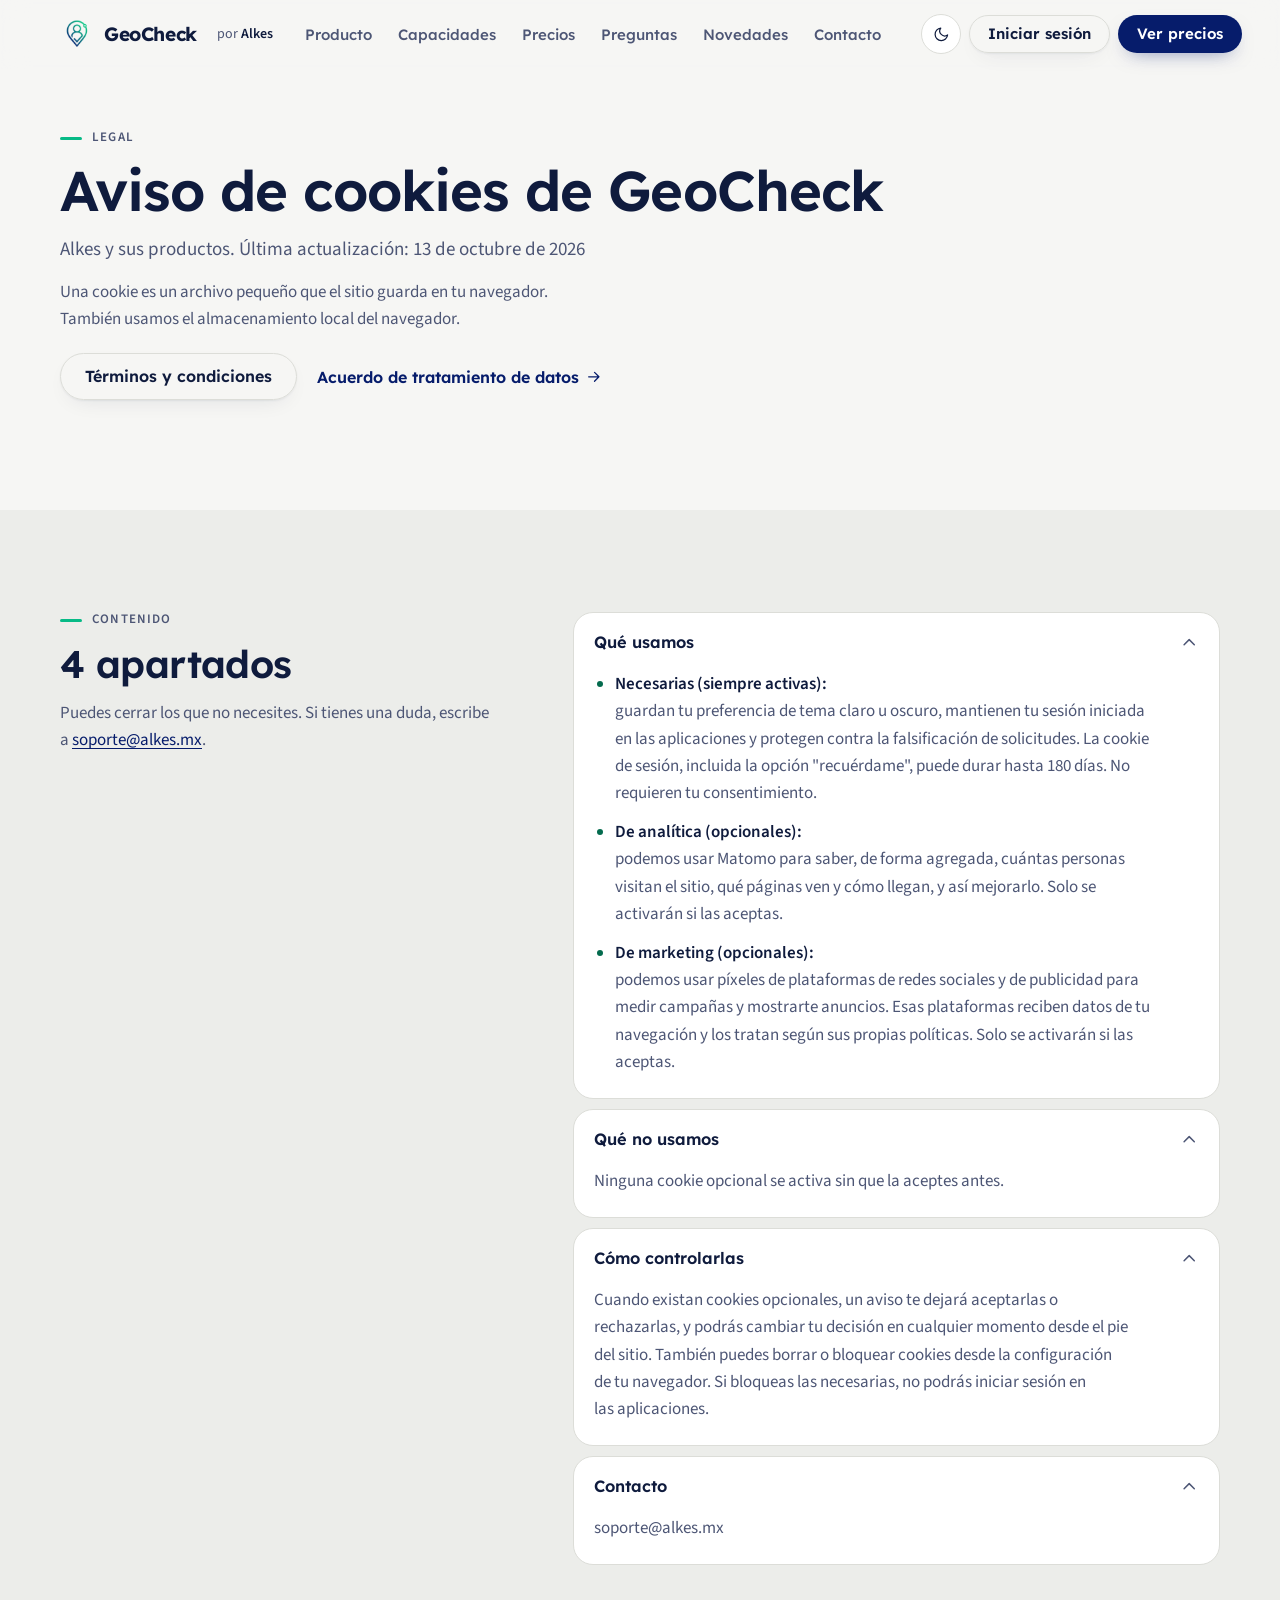
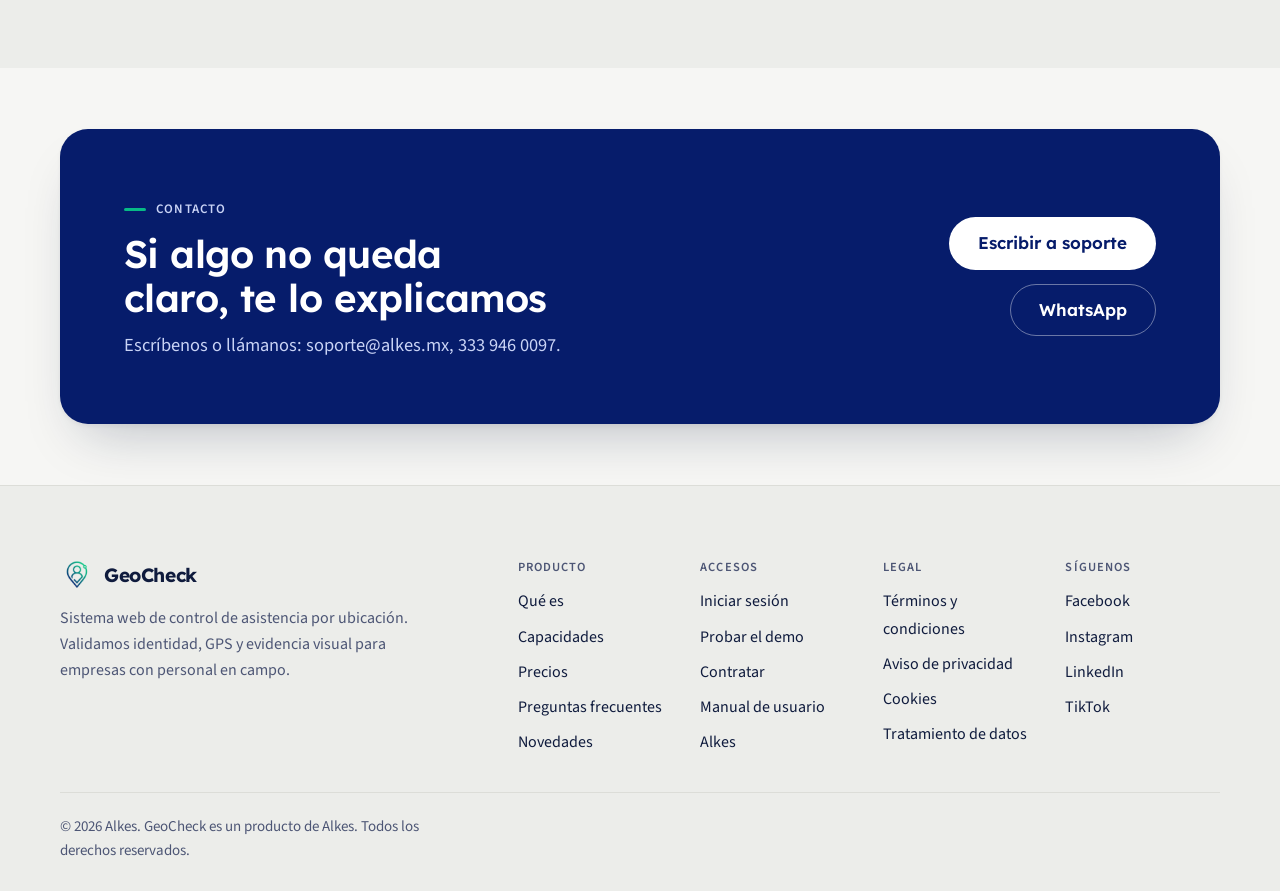
<file: cookies/index.html>
<!doctype html>
<html lang="es" class="no-js">
<head>
<meta charset="utf-8">
<meta name="viewport" content="width=device-width, initial-scale=1, viewport-fit=cover">
<title>Aviso de cookies de GeoCheck | GeoCheck</title>
<meta name="description" content="Qué cookies usa GeoCheck, para qué y cómo controlarlas.">
<meta name="author" content="Alkes">
<meta name="theme-color" content="#061c6b">
<link rel="canonical" href="https://geocheck.alkes.mx/cookies/">
<link rel="icon" href="/assets/img/favicon.ico" type="image/x-icon">
<link rel="apple-touch-icon" href="/assets/img/apple-touch-icon.png">
<link rel="preload" href="/assets/fonts/lexend-latin.woff2" as="font" type="font/woff2" crossorigin>
<link rel="preload" href="/assets/fonts/source-sans-3-latin.woff2" as="font" type="font/woff2" crossorigin>
<link rel="stylesheet" href="/assets/css/geocheck.css">
<link rel="stylesheet" href="/assets/css/legal.css">
<script>
(function () {
    var r = document.documentElement;
    r.className = r.className.replace('no-js', 'js');
    try {
        var t = localStorage.getItem('tema');
        if (t === 'dark' || t === 'light') { r.setAttribute('data-theme', t); }
    } catch (e) {}
})();
</script>
</head>
<body>
<a class="skip" href="#main">Saltar al contenido</a>
<header class="nav" id="nav">
    <div class="container nav__in">
        <a class="brand" href="/#inicio"><img class="logo logo--claro" src="/assets/img/logo.png" alt="" width="34" height="34"><img class="logo logo--oscuro" src="/assets/img/logo-blanco.png" alt="" width="34" height="34"><span>GeoCheck</span></a>
        <a class="brand__by" href="https://alkes.mx">por <strong>Alkes</strong></a>
        <nav class="nav__links" aria-label="Secciones">
            <a class="nav__link" href="/#producto">Producto</a>
            <a class="nav__link" href="/#capacidades">Capacidades</a>
            <a class="nav__link" href="/#precios">Precios</a>
            <a class="nav__link" href="/#preguntas">Preguntas</a>
            <a class="nav__link" href="/#novedades">Novedades</a>
            <a class="nav__link" href="/#contacto">Contacto</a>
        </nav>
        <div class="nav__actions">
            <button class="theme-toggle" type="button" data-theme-toggle aria-label="Cambiar tema"><svg class="i-moon" viewBox="0 0 24 24" fill="none" stroke="currentColor" stroke-width="1.75" stroke-linecap="round" stroke-linejoin="round" aria-hidden="true" focusable="false"><path d="M21 12.8A9 9 0 1 1 11.2 3a7 7 0 0 0 9.8 9.8Z"/></svg><svg class="i-sun" viewBox="0 0 24 24" fill="none" stroke="currentColor" stroke-width="1.75" stroke-linecap="round" stroke-linejoin="round" aria-hidden="true" focusable="false"><circle cx="12" cy="12" r="4"/><path d="M12 2v2M12 20v2M4.9 4.9l1.4 1.4M17.7 17.7l1.4 1.4M2 12h2M20 12h2M4.9 19.1l1.4-1.4M17.7 6.3l1.4-1.4"/></svg><span class="theme-toggle__label"></span></button>            <a class="btn btn--line btn--sm" href="https://app.geocheck.alkes.mx">Iniciar sesión</a>
            <a class="btn btn--primary btn--sm" href="/#precios">Ver precios</a>
        </div>
        <button class="nav__burger" type="button" id="navToggle" aria-expanded="false" aria-controls="navPanel" aria-label="Abrir menú">
            <svg class="i-menu" viewBox="0 0 24 24" fill="none" stroke="currentColor" stroke-width="1.75" stroke-linecap="round" stroke-linejoin="round" aria-hidden="true" focusable="false"><path d="M4 7h16M4 12h16M4 17h16"/></svg><svg class="i-close" viewBox="0 0 24 24" fill="none" stroke="currentColor" stroke-width="1.75" stroke-linecap="round" stroke-linejoin="round" aria-hidden="true" focusable="false"><path d="M18 6 6 18M6 6l12 12"/></svg>        </button>
    </div>
    <div class="nav__panel container" id="navPanel">
        <a class="nav__link" href="/#producto">Producto</a>
        <a class="nav__link" href="/#capacidades">Capacidades</a>
        <a class="nav__link" href="/#precios">Precios</a>
        <a class="nav__link" href="/#preguntas">Preguntas</a>
        <a class="nav__link" href="/#novedades">Novedades</a>
        <a class="nav__link" href="/#contacto">Contacto</a>
        <a class="nav__link" href="/#ecosistema">Ecosistema Alkes</a>
        <div class="nav__panel-actions">
            <button class="theme-toggle" type="button" data-theme-toggle aria-label="Cambiar tema"><svg class="i-moon" viewBox="0 0 24 24" fill="none" stroke="currentColor" stroke-width="1.75" stroke-linecap="round" stroke-linejoin="round" aria-hidden="true" focusable="false"><path d="M21 12.8A9 9 0 1 1 11.2 3a7 7 0 0 0 9.8 9.8Z"/></svg><svg class="i-sun" viewBox="0 0 24 24" fill="none" stroke="currentColor" stroke-width="1.75" stroke-linecap="round" stroke-linejoin="round" aria-hidden="true" focusable="false"><circle cx="12" cy="12" r="4"/><path d="M12 2v2M12 20v2M4.9 4.9l1.4 1.4M17.7 17.7l1.4 1.4M2 12h2M20 12h2M4.9 19.1l1.4-1.4M17.7 6.3l1.4-1.4"/></svg><span class="theme-toggle__label"></span></button>            <a class="btn btn--line" href="https://app.geocheck.alkes.mx">Iniciar sesión</a>
            <a class="btn btn--primary" href="/#precios">Ver precios</a>
        </div>
    </div>
</header>
<main id="main">
<section class="section section--tight">
    <div class="container">
        <header class="head" data-reveal>
            <p class="eyebrow">Legal</p>
            <h1>Aviso de cookies de GeoCheck</h1>
            <p class="lede">Alkes y sus productos. Última actualización: 13 de octubre de 2026</p>
            <p class="muted">Una cookie es un archivo pequeño que el sitio guarda en tu navegador. También usamos el almacenamiento local del navegador.</p>
            <div class="row legal__row">
                <a class="btn btn--line" href="/terminos/">Términos y condiciones</a>
                <a class="link" href="/encargo-de-datos/">Acuerdo de tratamiento de datos<svg viewBox="0 0 24 24" fill="none" stroke="currentColor" stroke-width="1.75" stroke-linecap="round" stroke-linejoin="round" aria-hidden="true" focusable="false"><path d="M5 12h14M13 6l6 6-6 6"/></svg></a>
            </div>
        </header>
    </div>
</section>
<section class="section section--sunken">
    <div class="container">
        <div class="faq">
            <div class="faq__intro" data-reveal>
                <p class="eyebrow">Contenido</p>
                <h2>4 apartados</h2>
                <p class="muted">Puedes cerrar los que no necesites. Si tienes una duda, escribe a <a href="mailto:soporte@alkes.mx">soporte@alkes.mx</a>.</p>
            </div>
            <div class="faq__list" data-reveal>
                <details class="disc" open>
                    <summary class="disc__sum"><span class="disc__t">Qué usamos</span><svg class="disc__chev" viewBox="0 0 24 24" fill="none" stroke="currentColor" stroke-width="1.75" stroke-linecap="round" stroke-linejoin="round" aria-hidden="true" focusable="false"><path d="m6 9 6 6 6-6"/></svg></summary>
                    <div class="disc__body"><ul><li><strong>Necesarias (siempre activas):</strong> guardan tu preferencia de tema claro u oscuro, mantienen tu sesión iniciada en las aplicaciones y protegen contra la falsificación de solicitudes. La cookie de sesión, incluida la opción "recuérdame", puede durar hasta 180 días. No requieren tu consentimiento.</li><li><strong>De analítica (opcionales):</strong> podemos usar Matomo para saber, de forma agregada, cuántas personas visitan el sitio, qué páginas ven y cómo llegan, y así mejorarlo. Solo se activarán si las aceptas.</li><li><strong>De marketing (opcionales):</strong> podemos usar píxeles de plataformas de redes sociales y de publicidad para medir campañas y mostrarte anuncios. Esas plataformas reciben datos de tu navegación y los tratan según sus propias políticas. Solo se activarán si las aceptas.</li></ul></div>
                </details>
                <details class="disc" open>
                    <summary class="disc__sum"><span class="disc__t">Qué no usamos</span><svg class="disc__chev" viewBox="0 0 24 24" fill="none" stroke="currentColor" stroke-width="1.75" stroke-linecap="round" stroke-linejoin="round" aria-hidden="true" focusable="false"><path d="m6 9 6 6 6-6"/></svg></summary>
                    <div class="disc__body"><p>Ninguna cookie opcional se activa sin que la aceptes antes.</p></div>
                </details>
                <details class="disc" open>
                    <summary class="disc__sum"><span class="disc__t">Cómo controlarlas</span><svg class="disc__chev" viewBox="0 0 24 24" fill="none" stroke="currentColor" stroke-width="1.75" stroke-linecap="round" stroke-linejoin="round" aria-hidden="true" focusable="false"><path d="m6 9 6 6 6-6"/></svg></summary>
                    <div class="disc__body"><p>Cuando existan cookies opcionales, un aviso te dejará aceptarlas o rechazarlas, y podrás cambiar tu decisión en cualquier momento desde el pie del sitio. También puedes borrar o bloquear cookies desde la configuración de tu navegador. Si bloqueas las necesarias, no podrás iniciar sesión en las aplicaciones.</p></div>
                </details>
                <details class="disc" open>
                    <summary class="disc__sum"><span class="disc__t">Contacto</span><svg class="disc__chev" viewBox="0 0 24 24" fill="none" stroke="currentColor" stroke-width="1.75" stroke-linecap="round" stroke-linejoin="round" aria-hidden="true" focusable="false"><path d="m6 9 6 6 6-6"/></svg></summary>
                    <div class="disc__body"><p>soporte@alkes.mx</p></div>
                </details>
            </div>
        </div>
    </div>
</section>
<section class="section section--tight">
    <div class="container">
        <div class="cta" data-reveal>
            <div>
                <p class="eyebrow">Contacto</p>
                <h2>Si algo no queda claro, te lo explicamos</h2>
                <p class="lede">Escríbenos o llámanos: soporte@alkes.mx, 333 946 0097.</p>
            </div>
            <div class="cta__act">
                <a class="btn btn--cta btn--lg" href="mailto:soporte@alkes.mx">Escribir a soporte</a>
                <a class="btn btn--line btn--lg" href="https://wa.me/523339460097">WhatsApp</a>
            </div>
        </div>
    </div>
</section>
</main>
<footer class="footer">
    <div class="container footer__top">
        <div class="footer__brand">
            <span class="brand"><img class="logo logo--claro" src="/assets/img/logo.png" alt="" width="34" height="34"><img class="logo logo--oscuro" src="/assets/img/logo-blanco.png" alt="" width="34" height="34"><span>GeoCheck</span></span>
            <p>Sistema web de control de asistencia por ubicación. Validamos identidad, GPS y evidencia visual para empresas con personal en campo.</p>
        </div>
        <div class="footer__cols">
            <div class="footer__col">
                <h2 class="footer__h">Producto</h2>
                <ul>
                    <li><a href="/#producto">Qué es</a></li>
                    <li><a href="/#capacidades">Capacidades</a></li>
                    <li><a href="/#precios">Precios</a></li>
                    <li><a href="/#preguntas">Preguntas frecuentes</a></li>
                    <li><a href="/#novedades">Novedades</a></li>
                                    </ul>
            </div>
            <div class="footer__col">
                <h2 class="footer__h">Accesos</h2>
                <ul>
                    <li><a href="https://app.geocheck.alkes.mx">Iniciar sesión</a></li>
                    <li><a href="https://app.geocheck.alkes.mx" data-open-demo>Probar el demo</a></li>
                    <li><a href="https://contratar.alkes.mx">Contratar</a></li>
                    <li><a href="manual.html">Manual de usuario</a></li>
                    <li><a href="https://alkes.mx">Alkes</a></li>
                </ul>
            </div>
            <div class="footer__col">
                <h2 class="footer__h">Legal</h2>
                <ul>
                    <li><a href="/terminos/">Términos y condiciones</a></li>
                    <li><a href="/privacidad/">Aviso de privacidad</a></li>
                    <li><a href="/cookies/">Cookies</a></li>
                    <li><a href="/encargo-de-datos/">Tratamiento de datos</a></li>
                </ul>
            </div>
            <div class="footer__col">
                <h2 class="footer__h">Síguenos</h2>
                <ul>
                                        <li><a href="https://www.facebook.com/alkes.mx" target="_blank" rel="noopener">Facebook</a></li>
                                        <li><a href="https://www.instagram.com/alkes.mx" target="_blank" rel="noopener">Instagram</a></li>
                                        <li><a href="https://www.linkedin.com/company/alkes-mx" target="_blank" rel="noopener">LinkedIn</a></li>
                                        <li><a href="https://www.tiktok.com/@alkes.mx" target="_blank" rel="noopener">TikTok</a></li>
                                    </ul>
            </div>
        </div>
    </div>
    <div class="container">
        <div class="footer__bot">
            <p>© 2026 Alkes. GeoCheck es un producto de Alkes. Todos los derechos reservados.</p>
        </div>
    </div>
</footer>
<script src="/assets/js/geocheck.js" defer></script>
</body>
</html>
</file>
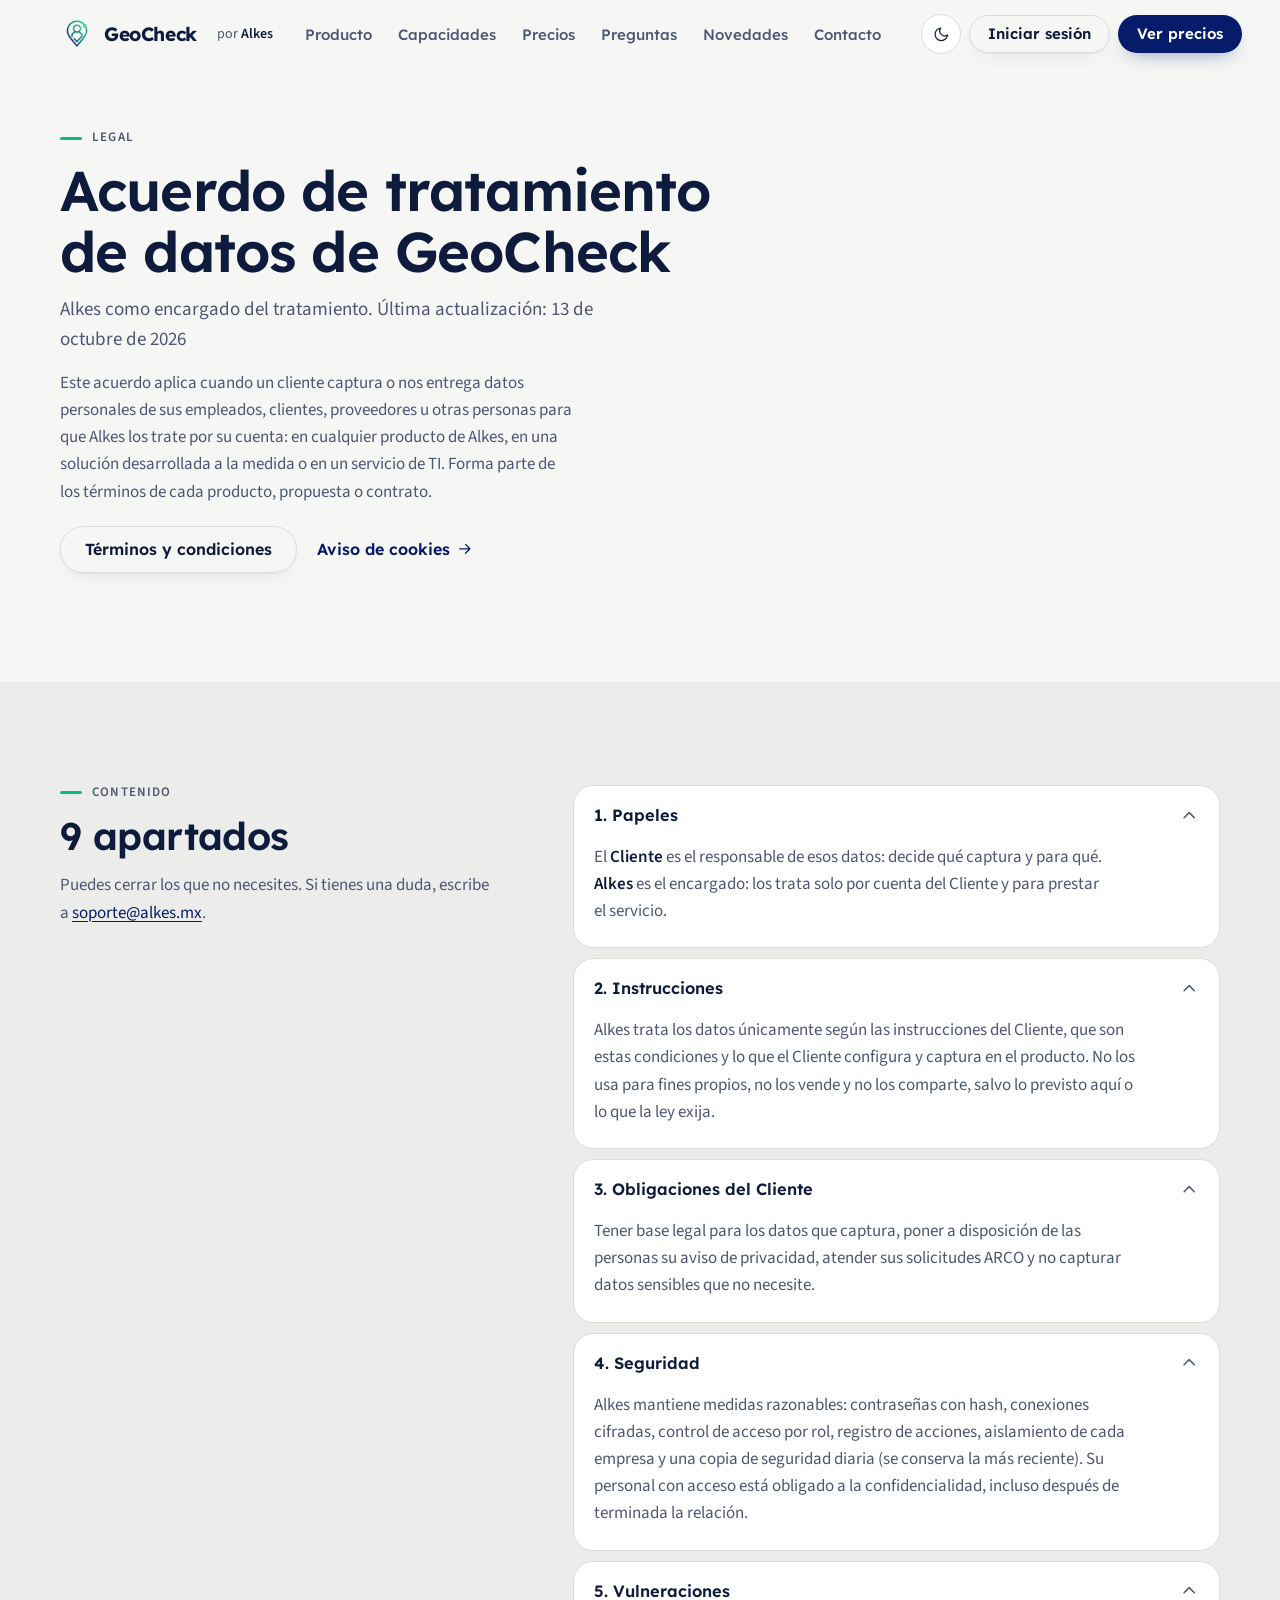
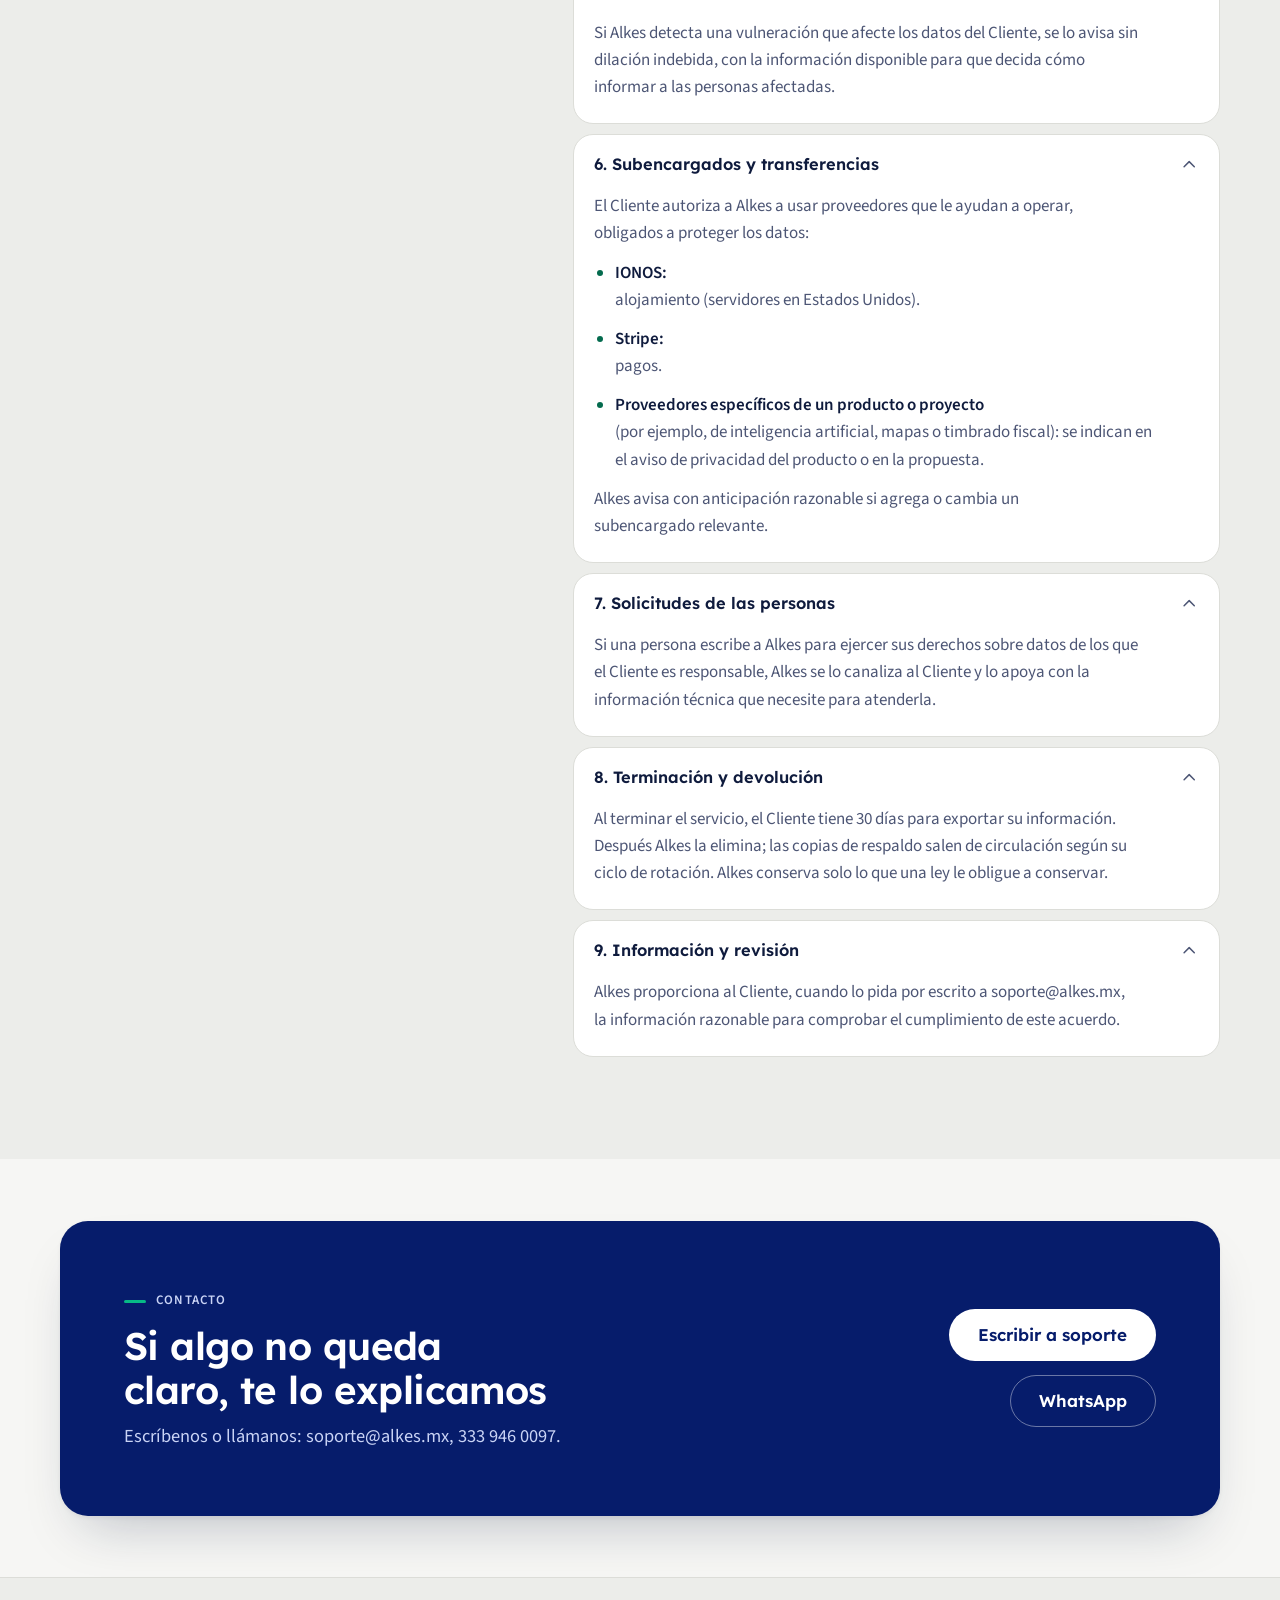
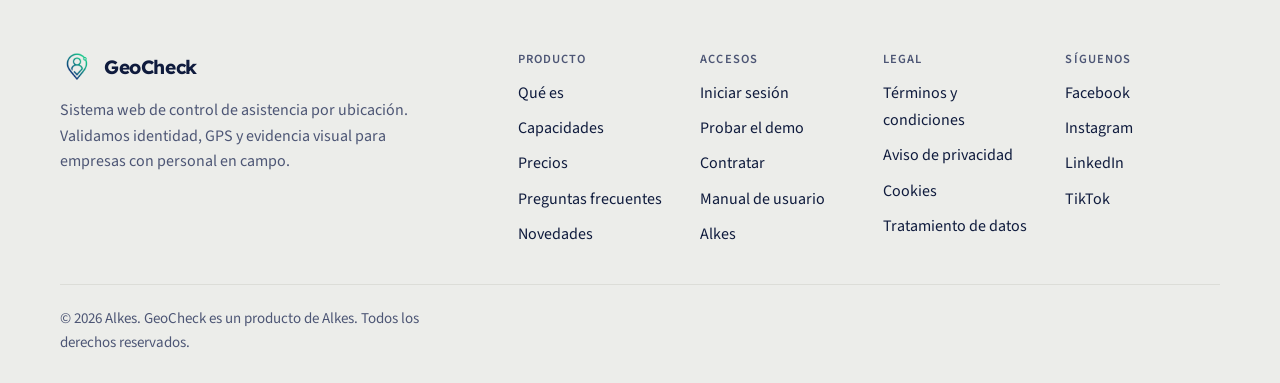
<file: encargo-de-datos/index.html>
<!doctype html>
<html lang="es" class="no-js">
<head>
<meta charset="utf-8">
<meta name="viewport" content="width=device-width, initial-scale=1, viewport-fit=cover">
<title>Acuerdo de tratamiento de datos de GeoCheck | GeoCheck</title>
<meta name="description" content="Acuerdo de tratamiento de datos personales de GeoCheck: Alkes como encargado.">
<meta name="author" content="Alkes">
<meta name="theme-color" content="#061c6b">
<link rel="canonical" href="https://geocheck.alkes.mx/encargo-de-datos/">
<link rel="icon" href="/assets/img/favicon.ico" type="image/x-icon">
<link rel="apple-touch-icon" href="/assets/img/apple-touch-icon.png">
<link rel="preload" href="/assets/fonts/lexend-latin.woff2" as="font" type="font/woff2" crossorigin>
<link rel="preload" href="/assets/fonts/source-sans-3-latin.woff2" as="font" type="font/woff2" crossorigin>
<link rel="stylesheet" href="/assets/css/geocheck.css">
<link rel="stylesheet" href="/assets/css/legal.css">
<script>
(function () {
    var r = document.documentElement;
    r.className = r.className.replace('no-js', 'js');
    try {
        var t = localStorage.getItem('tema');
        if (t === 'dark' || t === 'light') { r.setAttribute('data-theme', t); }
    } catch (e) {}
})();
</script>
</head>
<body>
<a class="skip" href="#main">Saltar al contenido</a>
<header class="nav" id="nav">
    <div class="container nav__in">
        <a class="brand" href="/#inicio"><img class="logo logo--claro" src="/assets/img/logo.png" alt="" width="34" height="34"><img class="logo logo--oscuro" src="/assets/img/logo-blanco.png" alt="" width="34" height="34"><span>GeoCheck</span></a>
        <a class="brand__by" href="https://alkes.mx">por <strong>Alkes</strong></a>
        <nav class="nav__links" aria-label="Secciones">
            <a class="nav__link" href="/#producto">Producto</a>
            <a class="nav__link" href="/#capacidades">Capacidades</a>
            <a class="nav__link" href="/#precios">Precios</a>
            <a class="nav__link" href="/#preguntas">Preguntas</a>
            <a class="nav__link" href="/#novedades">Novedades</a>
            <a class="nav__link" href="/#contacto">Contacto</a>
        </nav>
        <div class="nav__actions">
            <button class="theme-toggle" type="button" data-theme-toggle aria-label="Cambiar tema"><svg class="i-moon" viewBox="0 0 24 24" fill="none" stroke="currentColor" stroke-width="1.75" stroke-linecap="round" stroke-linejoin="round" aria-hidden="true" focusable="false"><path d="M21 12.8A9 9 0 1 1 11.2 3a7 7 0 0 0 9.8 9.8Z"/></svg><svg class="i-sun" viewBox="0 0 24 24" fill="none" stroke="currentColor" stroke-width="1.75" stroke-linecap="round" stroke-linejoin="round" aria-hidden="true" focusable="false"><circle cx="12" cy="12" r="4"/><path d="M12 2v2M12 20v2M4.9 4.9l1.4 1.4M17.7 17.7l1.4 1.4M2 12h2M20 12h2M4.9 19.1l1.4-1.4M17.7 6.3l1.4-1.4"/></svg><span class="theme-toggle__label"></span></button>            <a class="btn btn--line btn--sm" href="https://app.geocheck.alkes.mx">Iniciar sesión</a>
            <a class="btn btn--primary btn--sm" href="/#precios">Ver precios</a>
        </div>
        <button class="nav__burger" type="button" id="navToggle" aria-expanded="false" aria-controls="navPanel" aria-label="Abrir menú">
            <svg class="i-menu" viewBox="0 0 24 24" fill="none" stroke="currentColor" stroke-width="1.75" stroke-linecap="round" stroke-linejoin="round" aria-hidden="true" focusable="false"><path d="M4 7h16M4 12h16M4 17h16"/></svg><svg class="i-close" viewBox="0 0 24 24" fill="none" stroke="currentColor" stroke-width="1.75" stroke-linecap="round" stroke-linejoin="round" aria-hidden="true" focusable="false"><path d="M18 6 6 18M6 6l12 12"/></svg>        </button>
    </div>
    <div class="nav__panel container" id="navPanel">
        <a class="nav__link" href="/#producto">Producto</a>
        <a class="nav__link" href="/#capacidades">Capacidades</a>
        <a class="nav__link" href="/#precios">Precios</a>
        <a class="nav__link" href="/#preguntas">Preguntas</a>
        <a class="nav__link" href="/#novedades">Novedades</a>
        <a class="nav__link" href="/#contacto">Contacto</a>
        <a class="nav__link" href="/#ecosistema">Ecosistema Alkes</a>
        <div class="nav__panel-actions">
            <button class="theme-toggle" type="button" data-theme-toggle aria-label="Cambiar tema"><svg class="i-moon" viewBox="0 0 24 24" fill="none" stroke="currentColor" stroke-width="1.75" stroke-linecap="round" stroke-linejoin="round" aria-hidden="true" focusable="false"><path d="M21 12.8A9 9 0 1 1 11.2 3a7 7 0 0 0 9.8 9.8Z"/></svg><svg class="i-sun" viewBox="0 0 24 24" fill="none" stroke="currentColor" stroke-width="1.75" stroke-linecap="round" stroke-linejoin="round" aria-hidden="true" focusable="false"><circle cx="12" cy="12" r="4"/><path d="M12 2v2M12 20v2M4.9 4.9l1.4 1.4M17.7 17.7l1.4 1.4M2 12h2M20 12h2M4.9 19.1l1.4-1.4M17.7 6.3l1.4-1.4"/></svg><span class="theme-toggle__label"></span></button>            <a class="btn btn--line" href="https://app.geocheck.alkes.mx">Iniciar sesión</a>
            <a class="btn btn--primary" href="/#precios">Ver precios</a>
        </div>
    </div>
</header>
<main id="main">
<section class="section section--tight">
    <div class="container">
        <header class="head" data-reveal>
            <p class="eyebrow">Legal</p>
            <h1>Acuerdo de tratamiento de datos de GeoCheck</h1>
            <p class="lede">Alkes como encargado del tratamiento. Última actualización: 13 de octubre de 2026</p>
            <p class="muted">Este acuerdo aplica cuando un cliente captura o nos entrega datos personales de sus empleados, clientes, proveedores u otras personas para que Alkes los trate por su cuenta: en cualquier producto de Alkes, en una solución desarrollada a la medida o en un servicio de TI. Forma parte de los términos de cada producto, propuesta o contrato.</p>
            <div class="row legal__row">
                <a class="btn btn--line" href="/terminos/">Términos y condiciones</a>
                <a class="link" href="/cookies/">Aviso de cookies<svg viewBox="0 0 24 24" fill="none" stroke="currentColor" stroke-width="1.75" stroke-linecap="round" stroke-linejoin="round" aria-hidden="true" focusable="false"><path d="M5 12h14M13 6l6 6-6 6"/></svg></a>
            </div>
        </header>
    </div>
</section>
<section class="section section--sunken">
    <div class="container">
        <div class="faq">
            <div class="faq__intro" data-reveal>
                <p class="eyebrow">Contenido</p>
                <h2>9 apartados</h2>
                <p class="muted">Puedes cerrar los que no necesites. Si tienes una duda, escribe a <a href="mailto:soporte@alkes.mx">soporte@alkes.mx</a>.</p>
            </div>
            <div class="faq__list" data-reveal>
                <details class="disc" open>
                    <summary class="disc__sum"><span class="disc__t">1. Papeles</span><svg class="disc__chev" viewBox="0 0 24 24" fill="none" stroke="currentColor" stroke-width="1.75" stroke-linecap="round" stroke-linejoin="round" aria-hidden="true" focusable="false"><path d="m6 9 6 6 6-6"/></svg></summary>
                    <div class="disc__body"><p>El <strong>Cliente</strong> es el responsable de esos datos: decide qué captura y para qué. <strong>Alkes</strong> es el encargado: los trata solo por cuenta del Cliente y para prestar el servicio.</p></div>
                </details>
                <details class="disc" open>
                    <summary class="disc__sum"><span class="disc__t">2. Instrucciones</span><svg class="disc__chev" viewBox="0 0 24 24" fill="none" stroke="currentColor" stroke-width="1.75" stroke-linecap="round" stroke-linejoin="round" aria-hidden="true" focusable="false"><path d="m6 9 6 6 6-6"/></svg></summary>
                    <div class="disc__body"><p>Alkes trata los datos únicamente según las instrucciones del Cliente, que son estas condiciones y lo que el Cliente configura y captura en el producto. No los usa para fines propios, no los vende y no los comparte, salvo lo previsto aquí o lo que la ley exija.</p></div>
                </details>
                <details class="disc" open>
                    <summary class="disc__sum"><span class="disc__t">3. Obligaciones del Cliente</span><svg class="disc__chev" viewBox="0 0 24 24" fill="none" stroke="currentColor" stroke-width="1.75" stroke-linecap="round" stroke-linejoin="round" aria-hidden="true" focusable="false"><path d="m6 9 6 6 6-6"/></svg></summary>
                    <div class="disc__body"><p>Tener base legal para los datos que captura, poner a disposición de las personas su aviso de privacidad, atender sus solicitudes ARCO y no capturar datos sensibles que no necesite.</p></div>
                </details>
                <details class="disc" open>
                    <summary class="disc__sum"><span class="disc__t">4. Seguridad</span><svg class="disc__chev" viewBox="0 0 24 24" fill="none" stroke="currentColor" stroke-width="1.75" stroke-linecap="round" stroke-linejoin="round" aria-hidden="true" focusable="false"><path d="m6 9 6 6 6-6"/></svg></summary>
                    <div class="disc__body"><p>Alkes mantiene medidas razonables: contraseñas con hash, conexiones cifradas, control de acceso por rol, registro de acciones, aislamiento de cada empresa y una copia de seguridad diaria (se conserva la más reciente). Su personal con acceso está obligado a la confidencialidad, incluso después de terminada la relación.</p></div>
                </details>
                <details class="disc" open>
                    <summary class="disc__sum"><span class="disc__t">5. Vulneraciones</span><svg class="disc__chev" viewBox="0 0 24 24" fill="none" stroke="currentColor" stroke-width="1.75" stroke-linecap="round" stroke-linejoin="round" aria-hidden="true" focusable="false"><path d="m6 9 6 6 6-6"/></svg></summary>
                    <div class="disc__body"><p>Si Alkes detecta una vulneración que afecte los datos del Cliente, se lo avisa sin dilación indebida, con la información disponible para que decida cómo informar a las personas afectadas.</p></div>
                </details>
                <details class="disc" open>
                    <summary class="disc__sum"><span class="disc__t">6. Subencargados y transferencias</span><svg class="disc__chev" viewBox="0 0 24 24" fill="none" stroke="currentColor" stroke-width="1.75" stroke-linecap="round" stroke-linejoin="round" aria-hidden="true" focusable="false"><path d="m6 9 6 6 6-6"/></svg></summary>
                    <div class="disc__body"><p>El Cliente autoriza a Alkes a usar proveedores que le ayudan a operar, obligados a proteger los datos:</p>
<ul><li><strong>IONOS:</strong> alojamiento (servidores en Estados Unidos).</li><li><strong>Stripe:</strong> pagos.</li><li><strong>Proveedores específicos de un producto o proyecto</strong> (por ejemplo, de inteligencia artificial, mapas o timbrado fiscal): se indican en el aviso de privacidad del producto o en la propuesta.</li></ul>
<p>Alkes avisa con anticipación razonable si agrega o cambia un subencargado relevante.</p></div>
                </details>
                <details class="disc" open>
                    <summary class="disc__sum"><span class="disc__t">7. Solicitudes de las personas</span><svg class="disc__chev" viewBox="0 0 24 24" fill="none" stroke="currentColor" stroke-width="1.75" stroke-linecap="round" stroke-linejoin="round" aria-hidden="true" focusable="false"><path d="m6 9 6 6 6-6"/></svg></summary>
                    <div class="disc__body"><p>Si una persona escribe a Alkes para ejercer sus derechos sobre datos de los que el Cliente es responsable, Alkes se lo canaliza al Cliente y lo apoya con la información técnica que necesite para atenderla.</p></div>
                </details>
                <details class="disc" open>
                    <summary class="disc__sum"><span class="disc__t">8. Terminación y devolución</span><svg class="disc__chev" viewBox="0 0 24 24" fill="none" stroke="currentColor" stroke-width="1.75" stroke-linecap="round" stroke-linejoin="round" aria-hidden="true" focusable="false"><path d="m6 9 6 6 6-6"/></svg></summary>
                    <div class="disc__body"><p>Al terminar el servicio, el Cliente tiene 30 días para exportar su información. Después Alkes la elimina; las copias de respaldo salen de circulación según su ciclo de rotación. Alkes conserva solo lo que una ley le obligue a conservar.</p></div>
                </details>
                <details class="disc" open>
                    <summary class="disc__sum"><span class="disc__t">9. Información y revisión</span><svg class="disc__chev" viewBox="0 0 24 24" fill="none" stroke="currentColor" stroke-width="1.75" stroke-linecap="round" stroke-linejoin="round" aria-hidden="true" focusable="false"><path d="m6 9 6 6 6-6"/></svg></summary>
                    <div class="disc__body"><p>Alkes proporciona al Cliente, cuando lo pida por escrito a soporte@alkes.mx, la información razonable para comprobar el cumplimiento de este acuerdo.</p></div>
                </details>
            </div>
        </div>
    </div>
</section>
<section class="section section--tight">
    <div class="container">
        <div class="cta" data-reveal>
            <div>
                <p class="eyebrow">Contacto</p>
                <h2>Si algo no queda claro, te lo explicamos</h2>
                <p class="lede">Escríbenos o llámanos: soporte@alkes.mx, 333 946 0097.</p>
            </div>
            <div class="cta__act">
                <a class="btn btn--cta btn--lg" href="mailto:soporte@alkes.mx">Escribir a soporte</a>
                <a class="btn btn--line btn--lg" href="https://wa.me/523339460097">WhatsApp</a>
            </div>
        </div>
    </div>
</section>
</main>
<footer class="footer">
    <div class="container footer__top">
        <div class="footer__brand">
            <span class="brand"><img class="logo logo--claro" src="/assets/img/logo.png" alt="" width="34" height="34"><img class="logo logo--oscuro" src="/assets/img/logo-blanco.png" alt="" width="34" height="34"><span>GeoCheck</span></span>
            <p>Sistema web de control de asistencia por ubicación. Validamos identidad, GPS y evidencia visual para empresas con personal en campo.</p>
        </div>
        <div class="footer__cols">
            <div class="footer__col">
                <h2 class="footer__h">Producto</h2>
                <ul>
                    <li><a href="/#producto">Qué es</a></li>
                    <li><a href="/#capacidades">Capacidades</a></li>
                    <li><a href="/#precios">Precios</a></li>
                    <li><a href="/#preguntas">Preguntas frecuentes</a></li>
                    <li><a href="/#novedades">Novedades</a></li>
                                    </ul>
            </div>
            <div class="footer__col">
                <h2 class="footer__h">Accesos</h2>
                <ul>
                    <li><a href="https://app.geocheck.alkes.mx">Iniciar sesión</a></li>
                    <li><a href="https://app.geocheck.alkes.mx" data-open-demo>Probar el demo</a></li>
                    <li><a href="https://contratar.alkes.mx">Contratar</a></li>
                    <li><a href="manual.html">Manual de usuario</a></li>
                    <li><a href="https://alkes.mx">Alkes</a></li>
                </ul>
            </div>
            <div class="footer__col">
                <h2 class="footer__h">Legal</h2>
                <ul>
                    <li><a href="/terminos/">Términos y condiciones</a></li>
                    <li><a href="/privacidad/">Aviso de privacidad</a></li>
                    <li><a href="/cookies/">Cookies</a></li>
                    <li><a href="/encargo-de-datos/">Tratamiento de datos</a></li>
                </ul>
            </div>
            <div class="footer__col">
                <h2 class="footer__h">Síguenos</h2>
                <ul>
                                        <li><a href="https://www.facebook.com/alkes.mx" target="_blank" rel="noopener">Facebook</a></li>
                                        <li><a href="https://www.instagram.com/alkes.mx" target="_blank" rel="noopener">Instagram</a></li>
                                        <li><a href="https://www.linkedin.com/company/alkes-mx" target="_blank" rel="noopener">LinkedIn</a></li>
                                        <li><a href="https://www.tiktok.com/@alkes.mx" target="_blank" rel="noopener">TikTok</a></li>
                                    </ul>
            </div>
        </div>
    </div>
    <div class="container">
        <div class="footer__bot">
            <p>© 2026 Alkes. GeoCheck es un producto de Alkes. Todos los derechos reservados.</p>
        </div>
    </div>
</footer>
<script src="/assets/js/geocheck.js" defer></script>
</body>
</html>
</file>
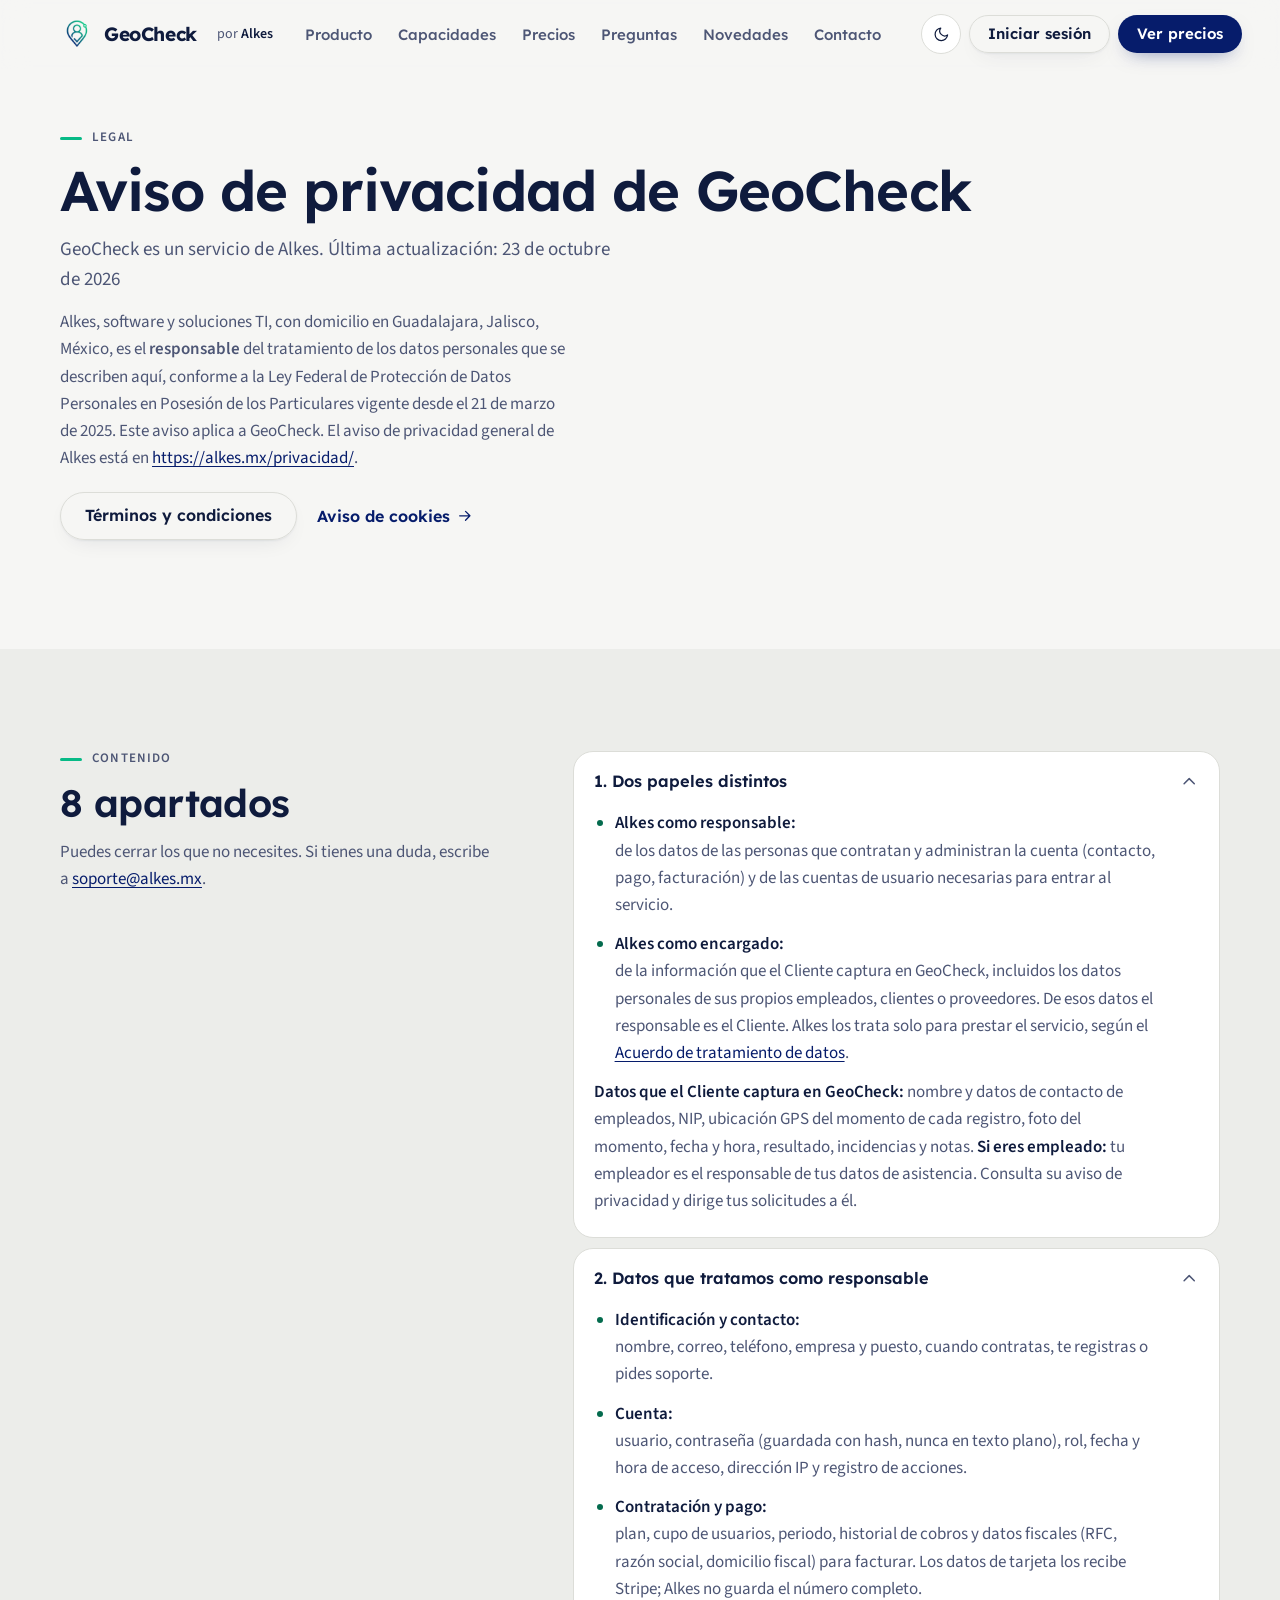
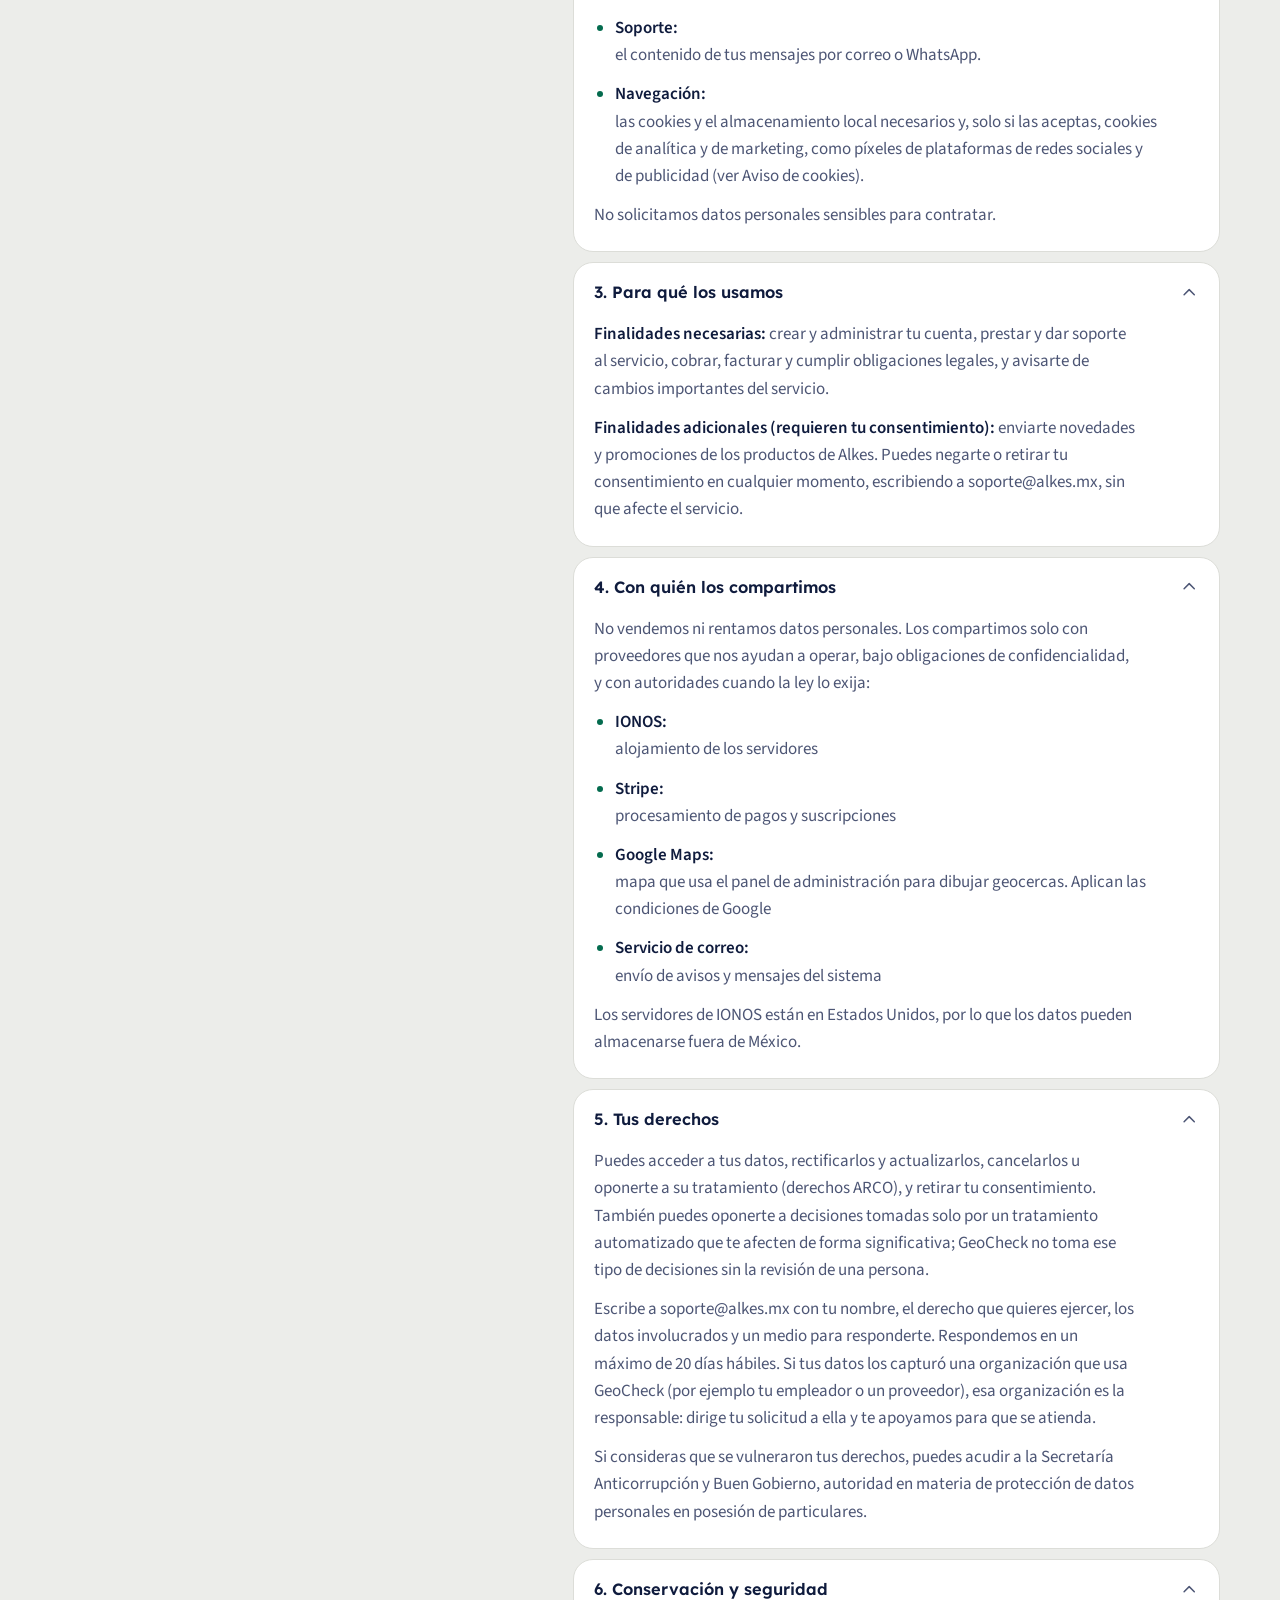
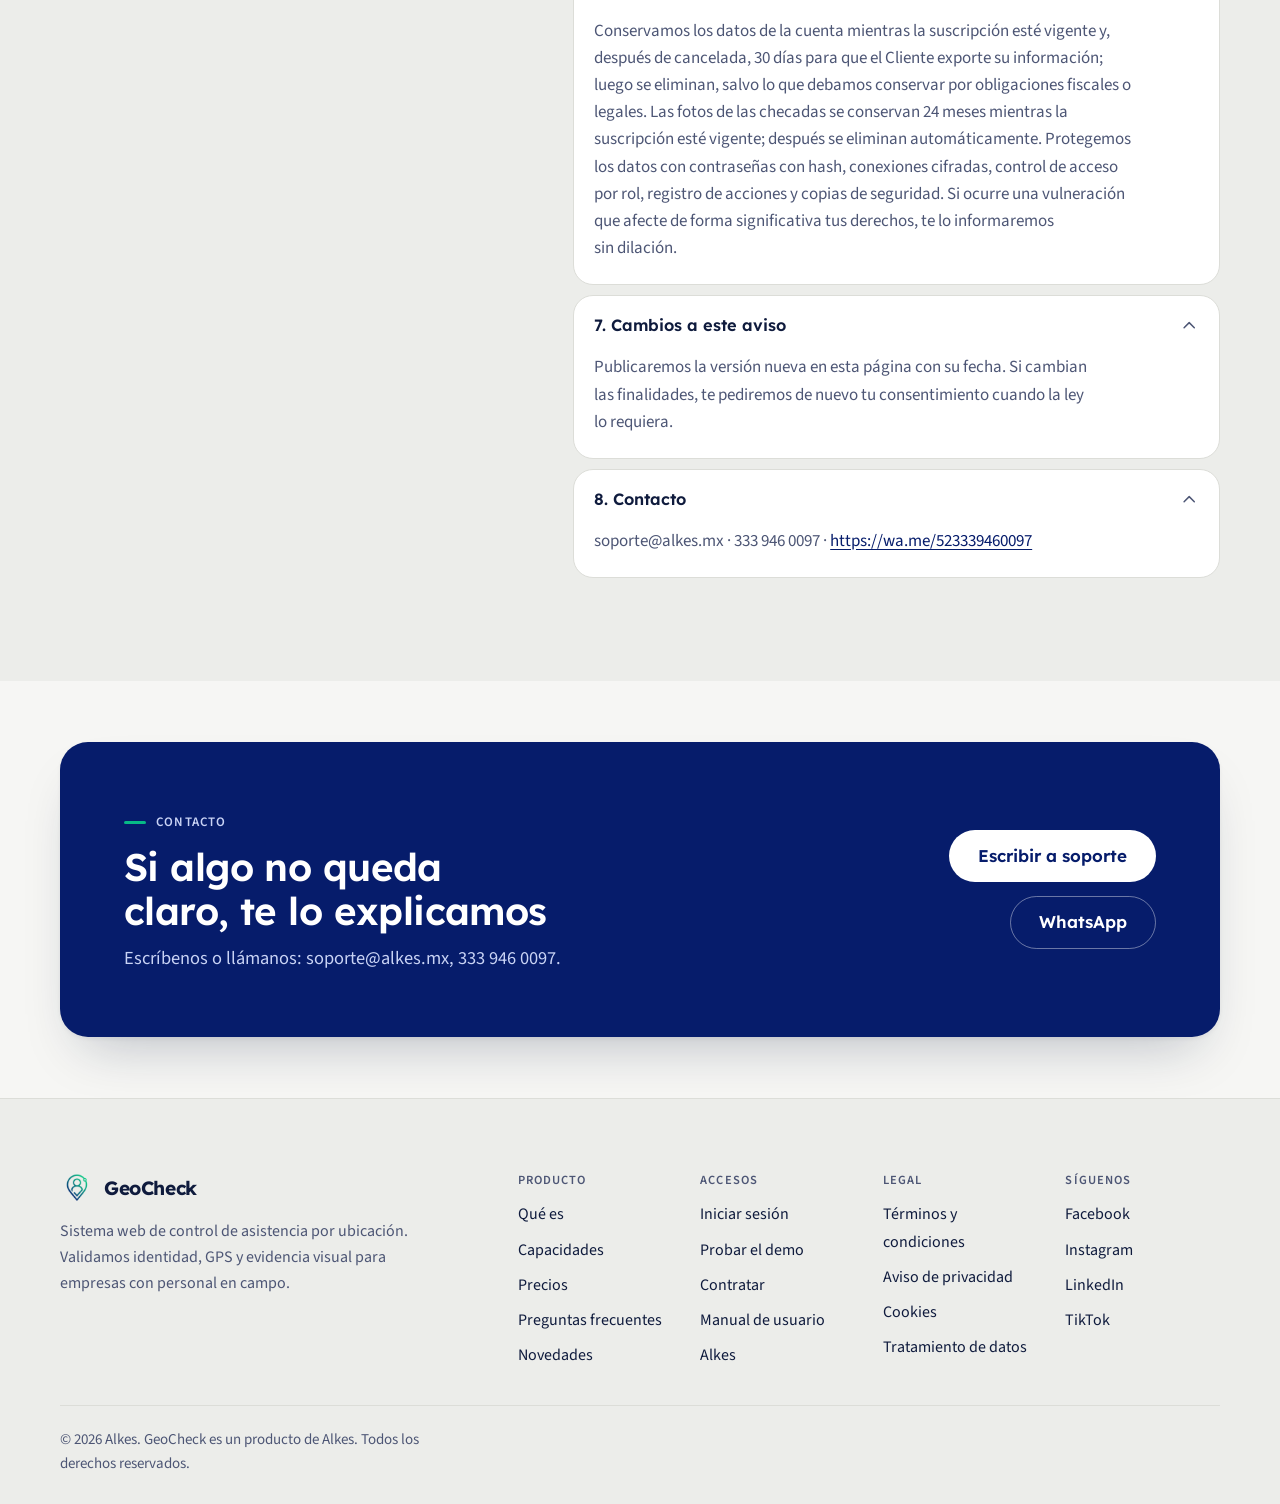
<file: privacidad/index.html>
<!doctype html>
<html lang="es" class="no-js">
<head>
<meta charset="utf-8">
<meta name="viewport" content="width=device-width, initial-scale=1, viewport-fit=cover">
<title>Aviso de privacidad de GeoCheck | GeoCheck</title>
<meta name="description" content="Aviso de privacidad de GeoCheck: qué datos tratamos, para qué y cómo ejercer tus derechos.">
<meta name="author" content="Alkes">
<meta name="theme-color" content="#061c6b">
<link rel="canonical" href="https://geocheck.alkes.mx/privacidad/">
<link rel="icon" href="/assets/img/favicon.ico" type="image/x-icon">
<link rel="apple-touch-icon" href="/assets/img/apple-touch-icon.png">
<link rel="preload" href="/assets/fonts/lexend-latin.woff2" as="font" type="font/woff2" crossorigin>
<link rel="preload" href="/assets/fonts/source-sans-3-latin.woff2" as="font" type="font/woff2" crossorigin>
<link rel="stylesheet" href="/assets/css/geocheck.css">
<link rel="stylesheet" href="/assets/css/legal.css">
<script>
(function () {
    var r = document.documentElement;
    r.className = r.className.replace('no-js', 'js');
    try {
        var t = localStorage.getItem('tema');
        if (t === 'dark' || t === 'light') { r.setAttribute('data-theme', t); }
    } catch (e) {}
})();
</script>
</head>
<body>
<a class="skip" href="#main">Saltar al contenido</a>
<header class="nav" id="nav">
    <div class="container nav__in">
        <a class="brand" href="/#inicio"><img class="logo logo--claro" src="/assets/img/logo.png" alt="" width="34" height="34"><img class="logo logo--oscuro" src="/assets/img/logo-blanco.png" alt="" width="34" height="34"><span>GeoCheck</span></a>
        <a class="brand__by" href="https://alkes.mx">por <strong>Alkes</strong></a>
        <nav class="nav__links" aria-label="Secciones">
            <a class="nav__link" href="/#producto">Producto</a>
            <a class="nav__link" href="/#capacidades">Capacidades</a>
            <a class="nav__link" href="/#precios">Precios</a>
            <a class="nav__link" href="/#preguntas">Preguntas</a>
            <a class="nav__link" href="/#novedades">Novedades</a>
            <a class="nav__link" href="/#contacto">Contacto</a>
        </nav>
        <div class="nav__actions">
            <button class="theme-toggle" type="button" data-theme-toggle aria-label="Cambiar tema"><svg class="i-moon" viewBox="0 0 24 24" fill="none" stroke="currentColor" stroke-width="1.75" stroke-linecap="round" stroke-linejoin="round" aria-hidden="true" focusable="false"><path d="M21 12.8A9 9 0 1 1 11.2 3a7 7 0 0 0 9.8 9.8Z"/></svg><svg class="i-sun" viewBox="0 0 24 24" fill="none" stroke="currentColor" stroke-width="1.75" stroke-linecap="round" stroke-linejoin="round" aria-hidden="true" focusable="false"><circle cx="12" cy="12" r="4"/><path d="M12 2v2M12 20v2M4.9 4.9l1.4 1.4M17.7 17.7l1.4 1.4M2 12h2M20 12h2M4.9 19.1l1.4-1.4M17.7 6.3l1.4-1.4"/></svg><span class="theme-toggle__label"></span></button>            <a class="btn btn--line btn--sm" href="https://app.geocheck.alkes.mx">Iniciar sesión</a>
            <a class="btn btn--primary btn--sm" href="/#precios">Ver precios</a>
        </div>
        <button class="nav__burger" type="button" id="navToggle" aria-expanded="false" aria-controls="navPanel" aria-label="Abrir menú">
            <svg class="i-menu" viewBox="0 0 24 24" fill="none" stroke="currentColor" stroke-width="1.75" stroke-linecap="round" stroke-linejoin="round" aria-hidden="true" focusable="false"><path d="M4 7h16M4 12h16M4 17h16"/></svg><svg class="i-close" viewBox="0 0 24 24" fill="none" stroke="currentColor" stroke-width="1.75" stroke-linecap="round" stroke-linejoin="round" aria-hidden="true" focusable="false"><path d="M18 6 6 18M6 6l12 12"/></svg>        </button>
    </div>
    <div class="nav__panel container" id="navPanel">
        <a class="nav__link" href="/#producto">Producto</a>
        <a class="nav__link" href="/#capacidades">Capacidades</a>
        <a class="nav__link" href="/#precios">Precios</a>
        <a class="nav__link" href="/#preguntas">Preguntas</a>
        <a class="nav__link" href="/#novedades">Novedades</a>
        <a class="nav__link" href="/#contacto">Contacto</a>
        <a class="nav__link" href="/#ecosistema">Ecosistema Alkes</a>
        <div class="nav__panel-actions">
            <button class="theme-toggle" type="button" data-theme-toggle aria-label="Cambiar tema"><svg class="i-moon" viewBox="0 0 24 24" fill="none" stroke="currentColor" stroke-width="1.75" stroke-linecap="round" stroke-linejoin="round" aria-hidden="true" focusable="false"><path d="M21 12.8A9 9 0 1 1 11.2 3a7 7 0 0 0 9.8 9.8Z"/></svg><svg class="i-sun" viewBox="0 0 24 24" fill="none" stroke="currentColor" stroke-width="1.75" stroke-linecap="round" stroke-linejoin="round" aria-hidden="true" focusable="false"><circle cx="12" cy="12" r="4"/><path d="M12 2v2M12 20v2M4.9 4.9l1.4 1.4M17.7 17.7l1.4 1.4M2 12h2M20 12h2M4.9 19.1l1.4-1.4M17.7 6.3l1.4-1.4"/></svg><span class="theme-toggle__label"></span></button>            <a class="btn btn--line" href="https://app.geocheck.alkes.mx">Iniciar sesión</a>
            <a class="btn btn--primary" href="/#precios">Ver precios</a>
        </div>
    </div>
</header>
<main id="main">
<section class="section section--tight">
    <div class="container">
        <header class="head" data-reveal>
            <p class="eyebrow">Legal</p>
            <h1>Aviso de privacidad de GeoCheck</h1>
            <p class="lede">GeoCheck es un servicio de Alkes. Última actualización: 23 de octubre de 2026</p>
            <p class="muted">Alkes, software y soluciones TI, con domicilio en Guadalajara, Jalisco, México, es el <strong>responsable</strong> del tratamiento de los datos personales que se describen aquí, conforme a la Ley Federal de Protección de Datos Personales en Posesión de los Particulares vigente desde el 21 de marzo de 2025. Este aviso aplica a GeoCheck. El aviso de privacidad general de Alkes está en <a href="https://alkes.mx/privacidad/">https://alkes.mx/privacidad/</a>.</p>
            <div class="row legal__row">
                <a class="btn btn--line" href="/terminos/">Términos y condiciones</a>
                <a class="link" href="/cookies/">Aviso de cookies<svg viewBox="0 0 24 24" fill="none" stroke="currentColor" stroke-width="1.75" stroke-linecap="round" stroke-linejoin="round" aria-hidden="true" focusable="false"><path d="M5 12h14M13 6l6 6-6 6"/></svg></a>
            </div>
        </header>
    </div>
</section>
<section class="section section--sunken">
    <div class="container">
        <div class="faq">
            <div class="faq__intro" data-reveal>
                <p class="eyebrow">Contenido</p>
                <h2>8 apartados</h2>
                <p class="muted">Puedes cerrar los que no necesites. Si tienes una duda, escribe a <a href="mailto:soporte@alkes.mx">soporte@alkes.mx</a>.</p>
            </div>
            <div class="faq__list" data-reveal>
                <details class="disc" open>
                    <summary class="disc__sum"><span class="disc__t">1. Dos papeles distintos</span><svg class="disc__chev" viewBox="0 0 24 24" fill="none" stroke="currentColor" stroke-width="1.75" stroke-linecap="round" stroke-linejoin="round" aria-hidden="true" focusable="false"><path d="m6 9 6 6 6-6"/></svg></summary>
                    <div class="disc__body"><ul><li><strong>Alkes como responsable:</strong> de los datos de las personas que contratan y administran la cuenta (contacto, pago, facturación) y de las cuentas de usuario necesarias para entrar al servicio.</li><li><strong>Alkes como encargado:</strong> de la información que el Cliente captura en GeoCheck, incluidos los datos personales de sus propios empleados, clientes o proveedores. De esos datos el responsable es el Cliente. Alkes los trata solo para prestar el servicio, según el <a href="/encargo-de-datos/">Acuerdo de tratamiento de datos</a>.</li></ul>
<p><strong>Datos que el Cliente captura en GeoCheck:</strong> nombre y datos de contacto de empleados, NIP, ubicación GPS del momento de cada registro, foto del momento, fecha y hora, resultado, incidencias y notas. <strong>Si eres empleado:</strong> tu empleador es el responsable de tus datos de asistencia. Consulta su aviso de privacidad y dirige tus solicitudes a él.</p></div>
                </details>
                <details class="disc" open>
                    <summary class="disc__sum"><span class="disc__t">2. Datos que tratamos como responsable</span><svg class="disc__chev" viewBox="0 0 24 24" fill="none" stroke="currentColor" stroke-width="1.75" stroke-linecap="round" stroke-linejoin="round" aria-hidden="true" focusable="false"><path d="m6 9 6 6 6-6"/></svg></summary>
                    <div class="disc__body"><ul><li><strong>Identificación y contacto:</strong> nombre, correo, teléfono, empresa y puesto, cuando contratas, te registras o pides soporte.</li><li><strong>Cuenta:</strong> usuario, contraseña (guardada con hash, nunca en texto plano), rol, fecha y hora de acceso, dirección IP y registro de acciones.</li><li><strong>Contratación y pago:</strong> plan, cupo de usuarios, periodo, historial de cobros y datos fiscales (RFC, razón social, domicilio fiscal) para facturar. Los datos de tarjeta los recibe Stripe; Alkes no guarda el número completo.</li><li><strong>Soporte:</strong> el contenido de tus mensajes por correo o WhatsApp.</li><li><strong>Navegación:</strong> las cookies y el almacenamiento local necesarios y, solo si las aceptas, cookies de analítica y de marketing, como píxeles de plataformas de redes sociales y de publicidad (ver Aviso de cookies).</li></ul>
<p>No solicitamos datos personales sensibles para contratar.</p></div>
                </details>
                <details class="disc" open>
                    <summary class="disc__sum"><span class="disc__t">3. Para qué los usamos</span><svg class="disc__chev" viewBox="0 0 24 24" fill="none" stroke="currentColor" stroke-width="1.75" stroke-linecap="round" stroke-linejoin="round" aria-hidden="true" focusable="false"><path d="m6 9 6 6 6-6"/></svg></summary>
                    <div class="disc__body"><p><strong>Finalidades necesarias:</strong> crear y administrar tu cuenta, prestar y dar soporte al servicio, cobrar, facturar y cumplir obligaciones legales, y avisarte de cambios importantes del servicio.</p>
<p><strong>Finalidades adicionales (requieren tu consentimiento):</strong> enviarte novedades y promociones de los productos de Alkes. Puedes negarte o retirar tu consentimiento en cualquier momento, escribiendo a soporte@alkes.mx, sin que afecte el servicio.</p></div>
                </details>
                <details class="disc" open>
                    <summary class="disc__sum"><span class="disc__t">4. Con quién los compartimos</span><svg class="disc__chev" viewBox="0 0 24 24" fill="none" stroke="currentColor" stroke-width="1.75" stroke-linecap="round" stroke-linejoin="round" aria-hidden="true" focusable="false"><path d="m6 9 6 6 6-6"/></svg></summary>
                    <div class="disc__body"><p>No vendemos ni rentamos datos personales. Los compartimos solo con proveedores que nos ayudan a operar, bajo obligaciones de confidencialidad, y con autoridades cuando la ley lo exija:</p>
<ul><li><strong>IONOS:</strong> alojamiento de los servidores</li><li><strong>Stripe:</strong> procesamiento de pagos y suscripciones</li><li><strong>Google Maps:</strong> mapa que usa el panel de administración para dibujar geocercas. Aplican las condiciones de Google</li><li><strong>Servicio de correo:</strong> envío de avisos y mensajes del sistema</li></ul>
<p>Los servidores de IONOS están en Estados Unidos, por lo que los datos pueden almacenarse fuera de México.</p></div>
                </details>
                <details class="disc" open>
                    <summary class="disc__sum"><span class="disc__t">5. Tus derechos</span><svg class="disc__chev" viewBox="0 0 24 24" fill="none" stroke="currentColor" stroke-width="1.75" stroke-linecap="round" stroke-linejoin="round" aria-hidden="true" focusable="false"><path d="m6 9 6 6 6-6"/></svg></summary>
                    <div class="disc__body"><p>Puedes acceder a tus datos, rectificarlos y actualizarlos, cancelarlos u oponerte a su tratamiento (derechos ARCO), y retirar tu consentimiento. También puedes oponerte a decisiones tomadas solo por un tratamiento automatizado que te afecten de forma significativa; GeoCheck no toma ese tipo de decisiones sin la revisión de una persona.</p>
<p>Escribe a soporte@alkes.mx con tu nombre, el derecho que quieres ejercer, los datos involucrados y un medio para responderte. Respondemos en un máximo de 20 días hábiles. Si tus datos los capturó una organización que usa GeoCheck (por ejemplo tu empleador o un proveedor), esa organización es la responsable: dirige tu solicitud a ella y te apoyamos para que se atienda.</p>
<p>Si consideras que se vulneraron tus derechos, puedes acudir a la Secretaría Anticorrupción y Buen Gobierno, autoridad en materia de protección de datos personales en posesión de particulares.</p></div>
                </details>
                <details class="disc" open>
                    <summary class="disc__sum"><span class="disc__t">6. Conservación y seguridad</span><svg class="disc__chev" viewBox="0 0 24 24" fill="none" stroke="currentColor" stroke-width="1.75" stroke-linecap="round" stroke-linejoin="round" aria-hidden="true" focusable="false"><path d="m6 9 6 6 6-6"/></svg></summary>
                    <div class="disc__body"><p>Conservamos los datos de la cuenta mientras la suscripción esté vigente y, después de cancelada, 30 días para que el Cliente exporte su información; luego se eliminan, salvo lo que debamos conservar por obligaciones fiscales o legales. Las fotos de las checadas se conservan 24 meses mientras la suscripción esté vigente; después se eliminan automáticamente. Protegemos los datos con contraseñas con hash, conexiones cifradas, control de acceso por rol, registro de acciones y copias de seguridad. Si ocurre una vulneración que afecte de forma significativa tus derechos, te lo informaremos sin dilación.</p></div>
                </details>
                <details class="disc" open>
                    <summary class="disc__sum"><span class="disc__t">7. Cambios a este aviso</span><svg class="disc__chev" viewBox="0 0 24 24" fill="none" stroke="currentColor" stroke-width="1.75" stroke-linecap="round" stroke-linejoin="round" aria-hidden="true" focusable="false"><path d="m6 9 6 6 6-6"/></svg></summary>
                    <div class="disc__body"><p>Publicaremos la versión nueva en esta página con su fecha. Si cambian las finalidades, te pediremos de nuevo tu consentimiento cuando la ley lo requiera.</p></div>
                </details>
                <details class="disc" open>
                    <summary class="disc__sum"><span class="disc__t">8. Contacto</span><svg class="disc__chev" viewBox="0 0 24 24" fill="none" stroke="currentColor" stroke-width="1.75" stroke-linecap="round" stroke-linejoin="round" aria-hidden="true" focusable="false"><path d="m6 9 6 6 6-6"/></svg></summary>
                    <div class="disc__body"><p>soporte@alkes.mx · 333 946 0097 · <a href="https://wa.me/523339460097">https://wa.me/523339460097</a></p></div>
                </details>
            </div>
        </div>
    </div>
</section>
<section class="section section--tight">
    <div class="container">
        <div class="cta" data-reveal>
            <div>
                <p class="eyebrow">Contacto</p>
                <h2>Si algo no queda claro, te lo explicamos</h2>
                <p class="lede">Escríbenos o llámanos: soporte@alkes.mx, 333 946 0097.</p>
            </div>
            <div class="cta__act">
                <a class="btn btn--cta btn--lg" href="mailto:soporte@alkes.mx">Escribir a soporte</a>
                <a class="btn btn--line btn--lg" href="https://wa.me/523339460097">WhatsApp</a>
            </div>
        </div>
    </div>
</section>
</main>
<footer class="footer">
    <div class="container footer__top">
        <div class="footer__brand">
            <span class="brand"><img class="logo logo--claro" src="/assets/img/logo.png" alt="" width="34" height="34"><img class="logo logo--oscuro" src="/assets/img/logo-blanco.png" alt="" width="34" height="34"><span>GeoCheck</span></span>
            <p>Sistema web de control de asistencia por ubicación. Validamos identidad, GPS y evidencia visual para empresas con personal en campo.</p>
        </div>
        <div class="footer__cols">
            <div class="footer__col">
                <h2 class="footer__h">Producto</h2>
                <ul>
                    <li><a href="/#producto">Qué es</a></li>
                    <li><a href="/#capacidades">Capacidades</a></li>
                    <li><a href="/#precios">Precios</a></li>
                    <li><a href="/#preguntas">Preguntas frecuentes</a></li>
                    <li><a href="/#novedades">Novedades</a></li>
                                    </ul>
            </div>
            <div class="footer__col">
                <h2 class="footer__h">Accesos</h2>
                <ul>
                    <li><a href="https://app.geocheck.alkes.mx">Iniciar sesión</a></li>
                    <li><a href="https://app.geocheck.alkes.mx" data-open-demo>Probar el demo</a></li>
                    <li><a href="https://contratar.alkes.mx">Contratar</a></li>
                    <li><a href="manual.html">Manual de usuario</a></li>
                    <li><a href="https://alkes.mx">Alkes</a></li>
                </ul>
            </div>
            <div class="footer__col">
                <h2 class="footer__h">Legal</h2>
                <ul>
                    <li><a href="/terminos/">Términos y condiciones</a></li>
                    <li><a href="/privacidad/">Aviso de privacidad</a></li>
                    <li><a href="/cookies/">Cookies</a></li>
                    <li><a href="/encargo-de-datos/">Tratamiento de datos</a></li>
                </ul>
            </div>
            <div class="footer__col">
                <h2 class="footer__h">Síguenos</h2>
                <ul>
                                        <li><a href="https://www.facebook.com/alkes.mx" target="_blank" rel="noopener">Facebook</a></li>
                                        <li><a href="https://www.instagram.com/alkes.mx" target="_blank" rel="noopener">Instagram</a></li>
                                        <li><a href="https://www.linkedin.com/company/alkes-mx" target="_blank" rel="noopener">LinkedIn</a></li>
                                        <li><a href="https://www.tiktok.com/@alkes.mx" target="_blank" rel="noopener">TikTok</a></li>
                                    </ul>
            </div>
        </div>
    </div>
    <div class="container">
        <div class="footer__bot">
            <p>© 2026 Alkes. GeoCheck es un producto de Alkes. Todos los derechos reservados.</p>
        </div>
    </div>
</footer>
<script src="/assets/js/geocheck.js" defer></script>
</body>
</html>
</file>
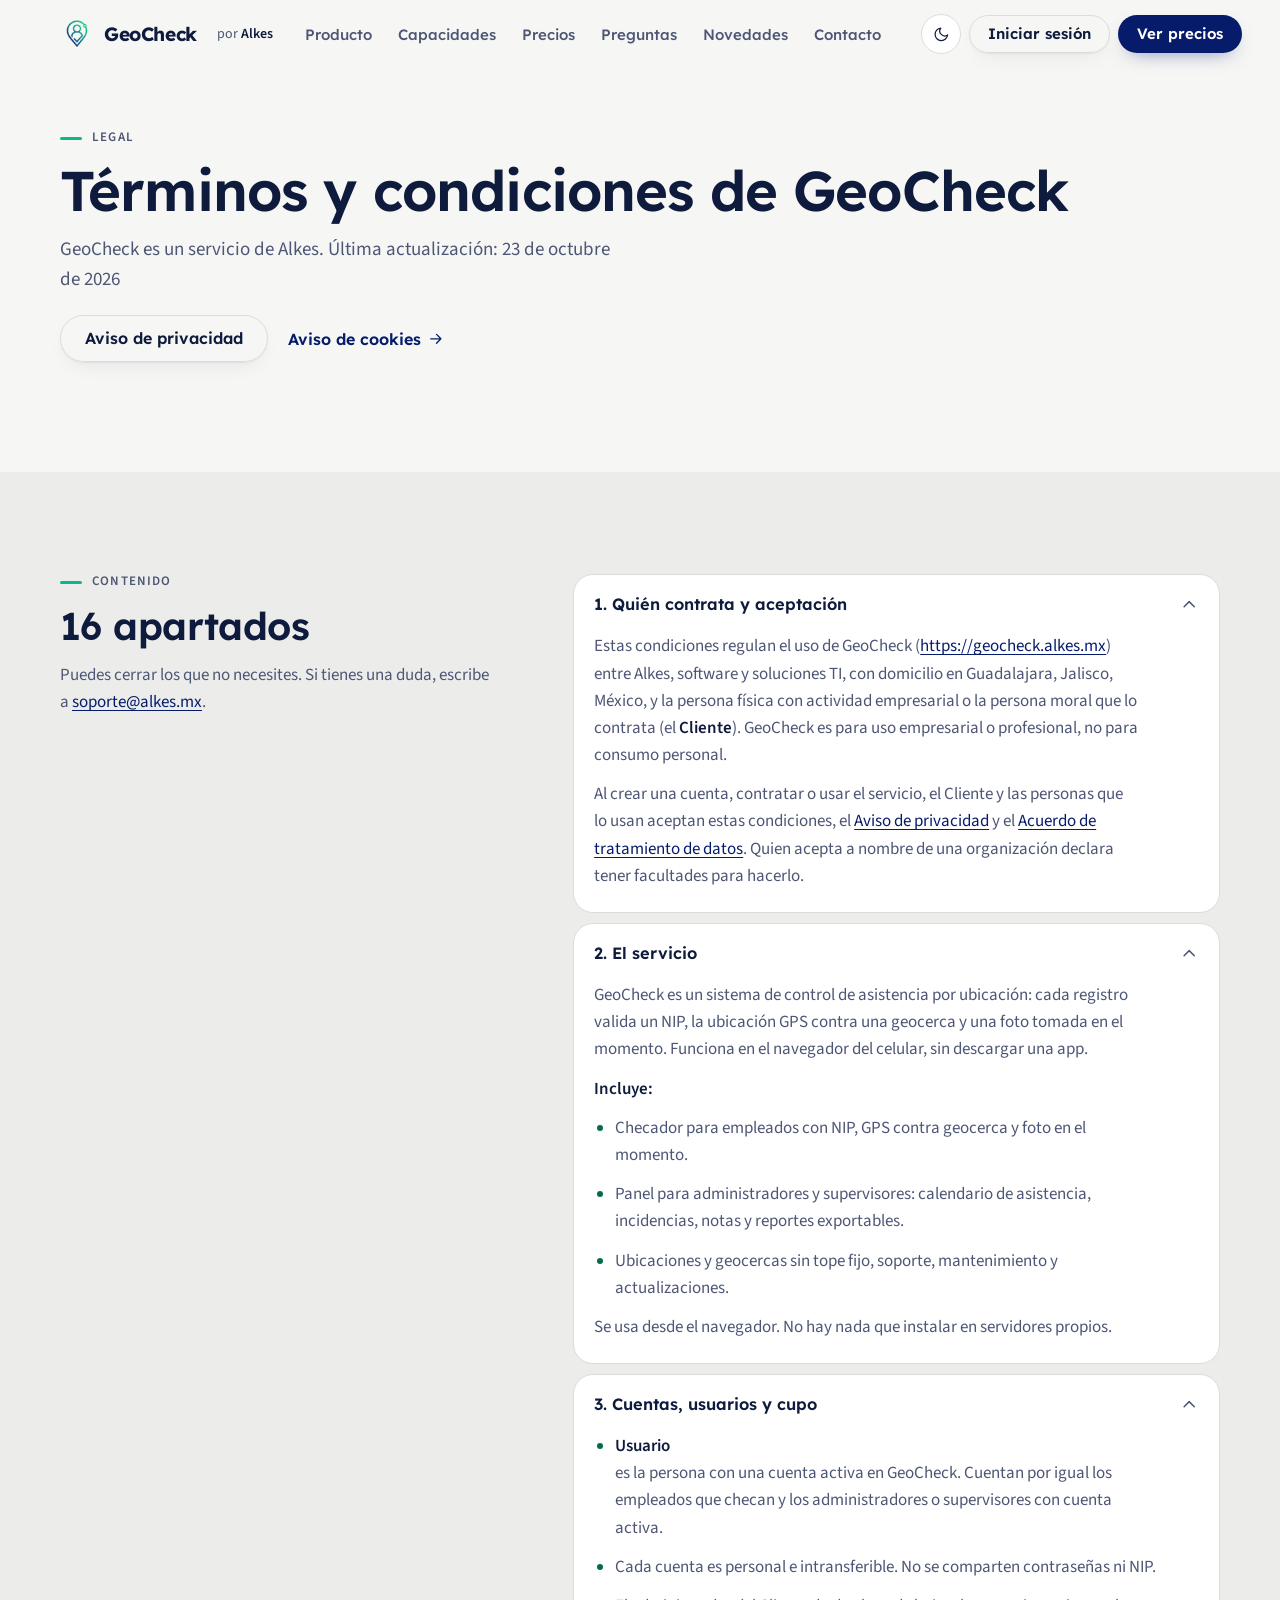
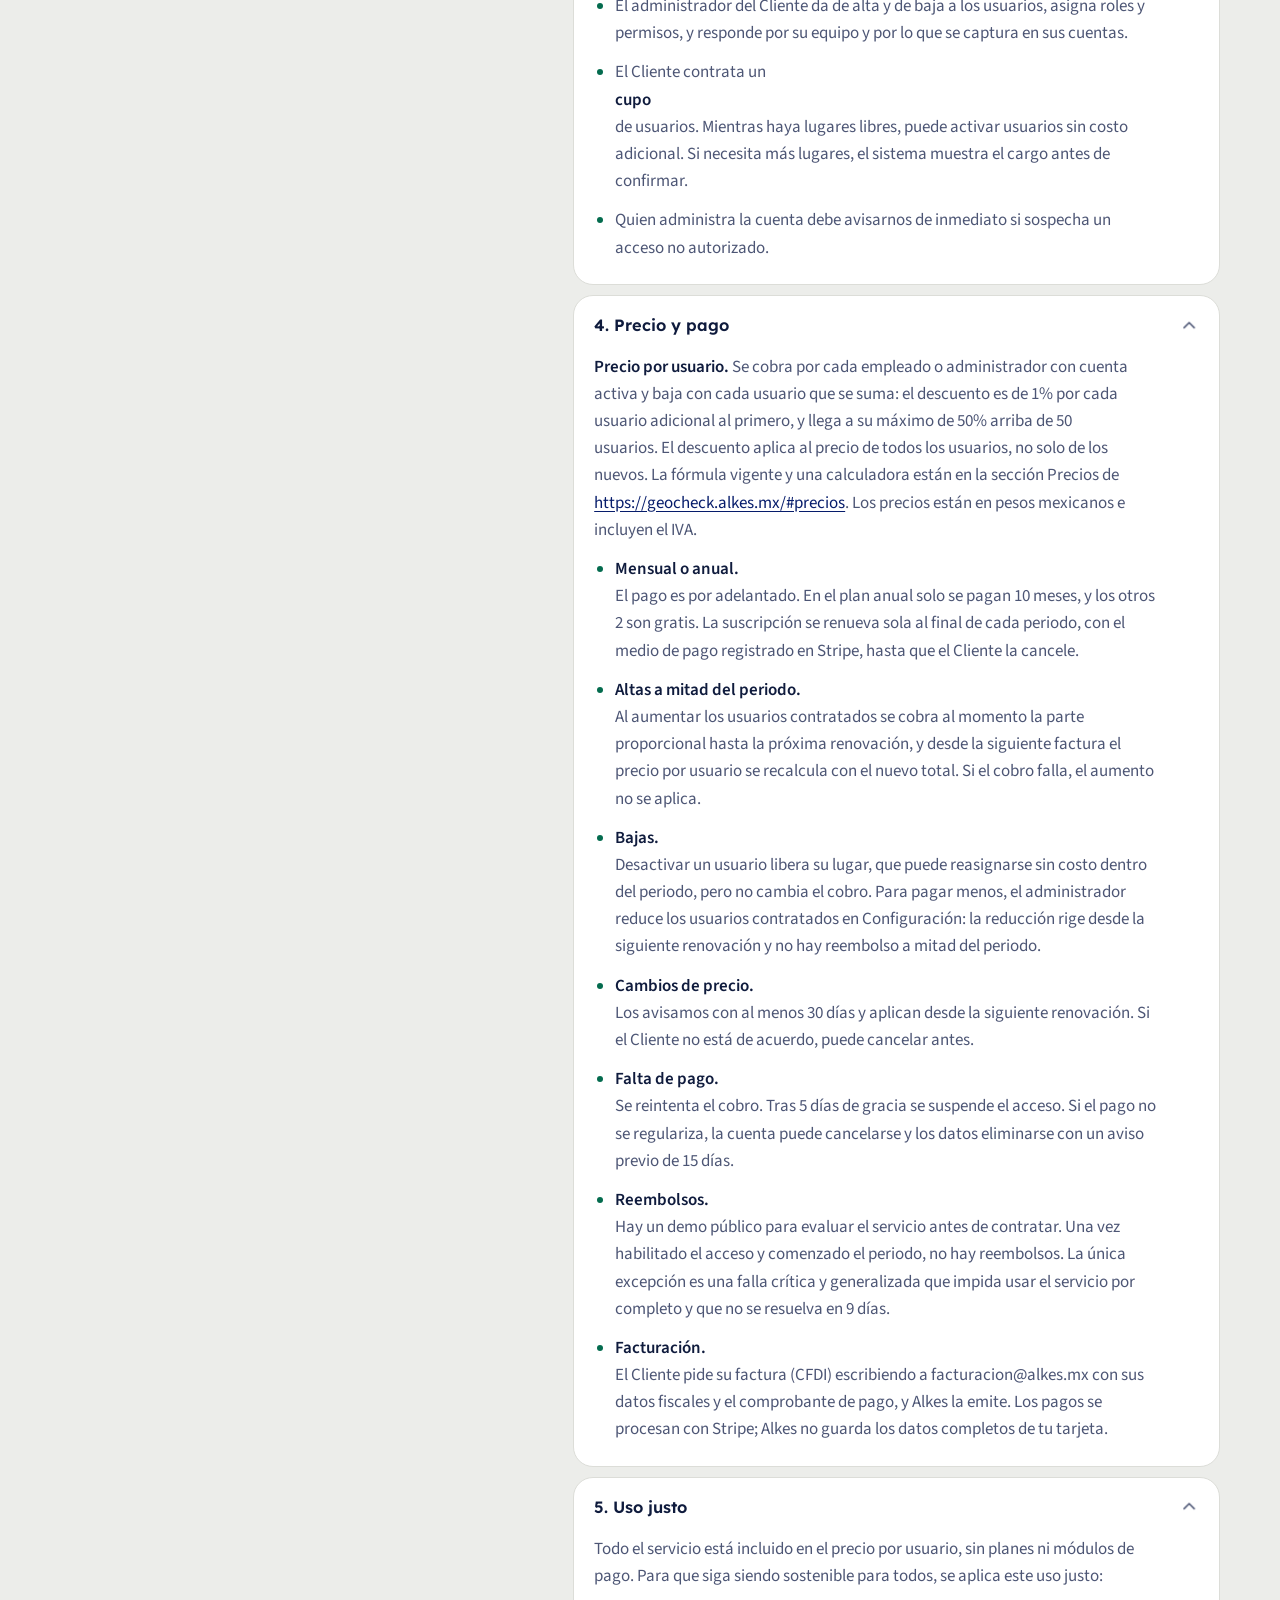
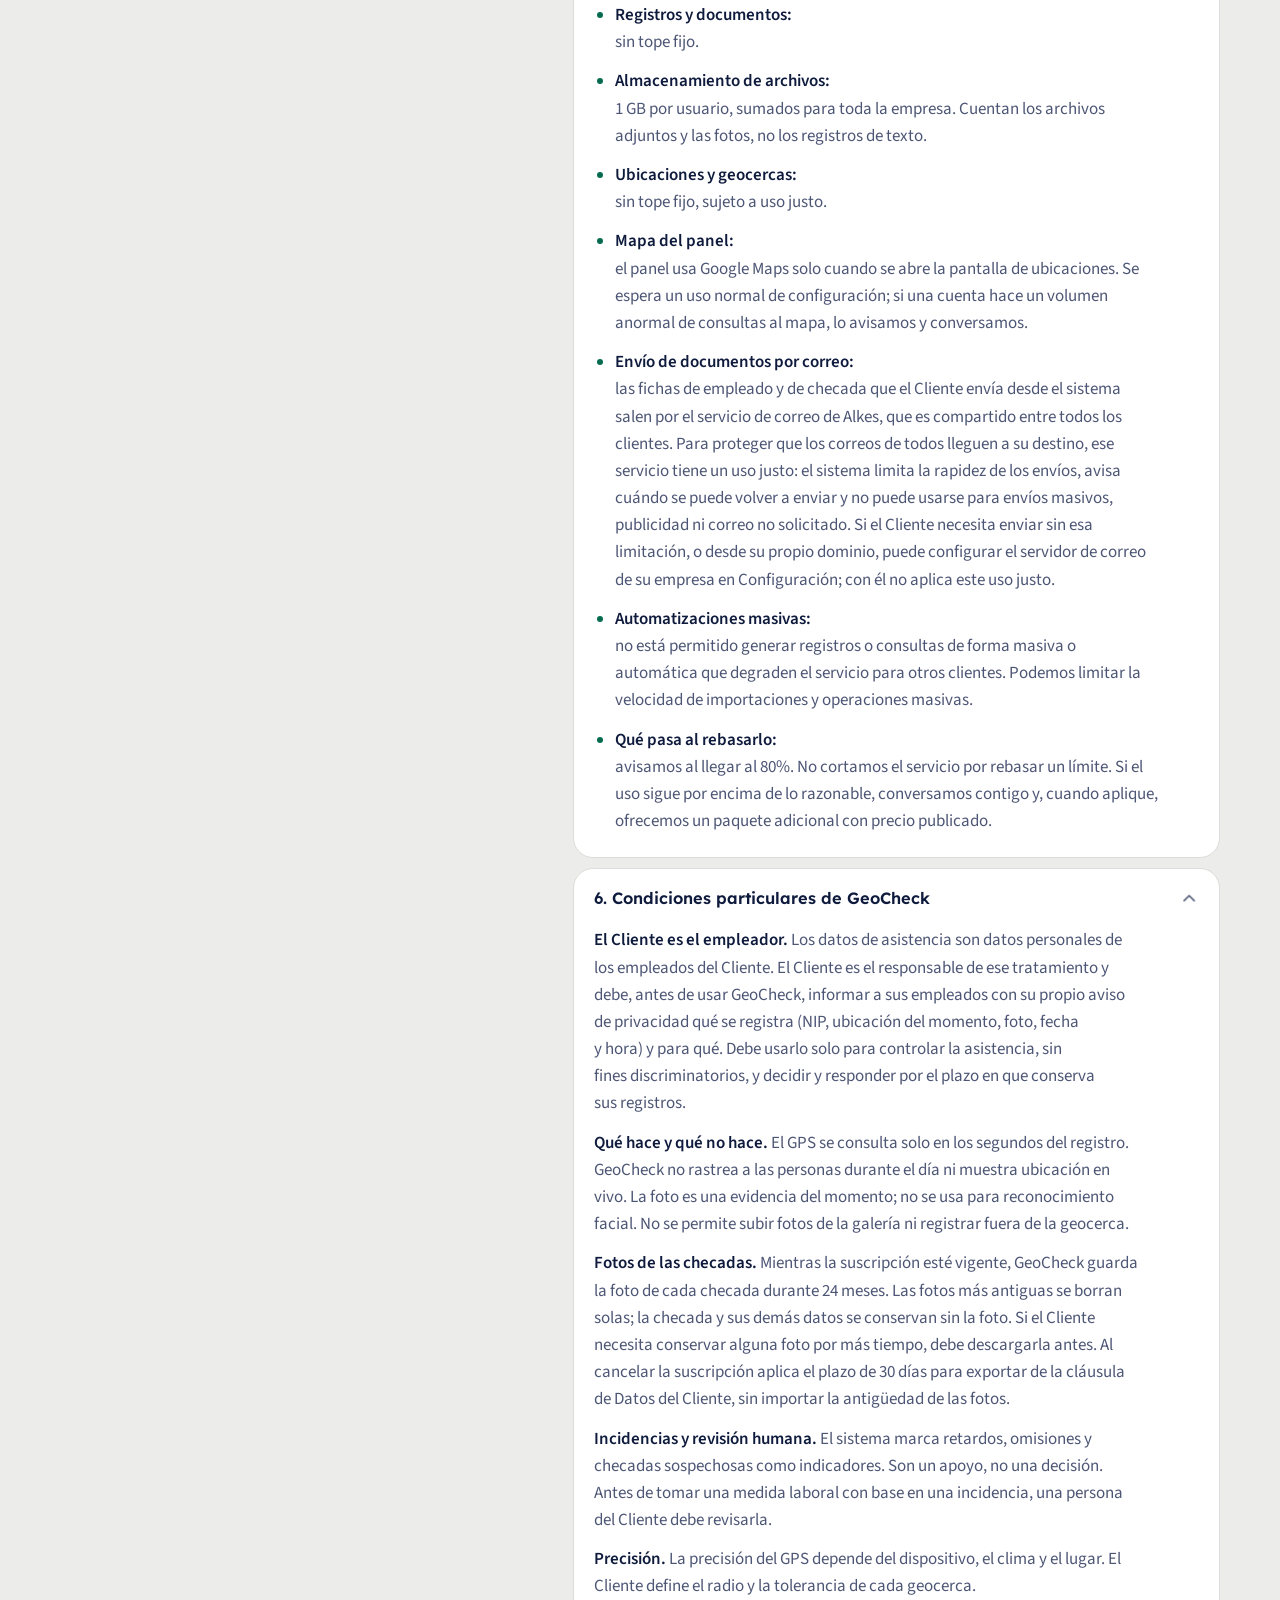
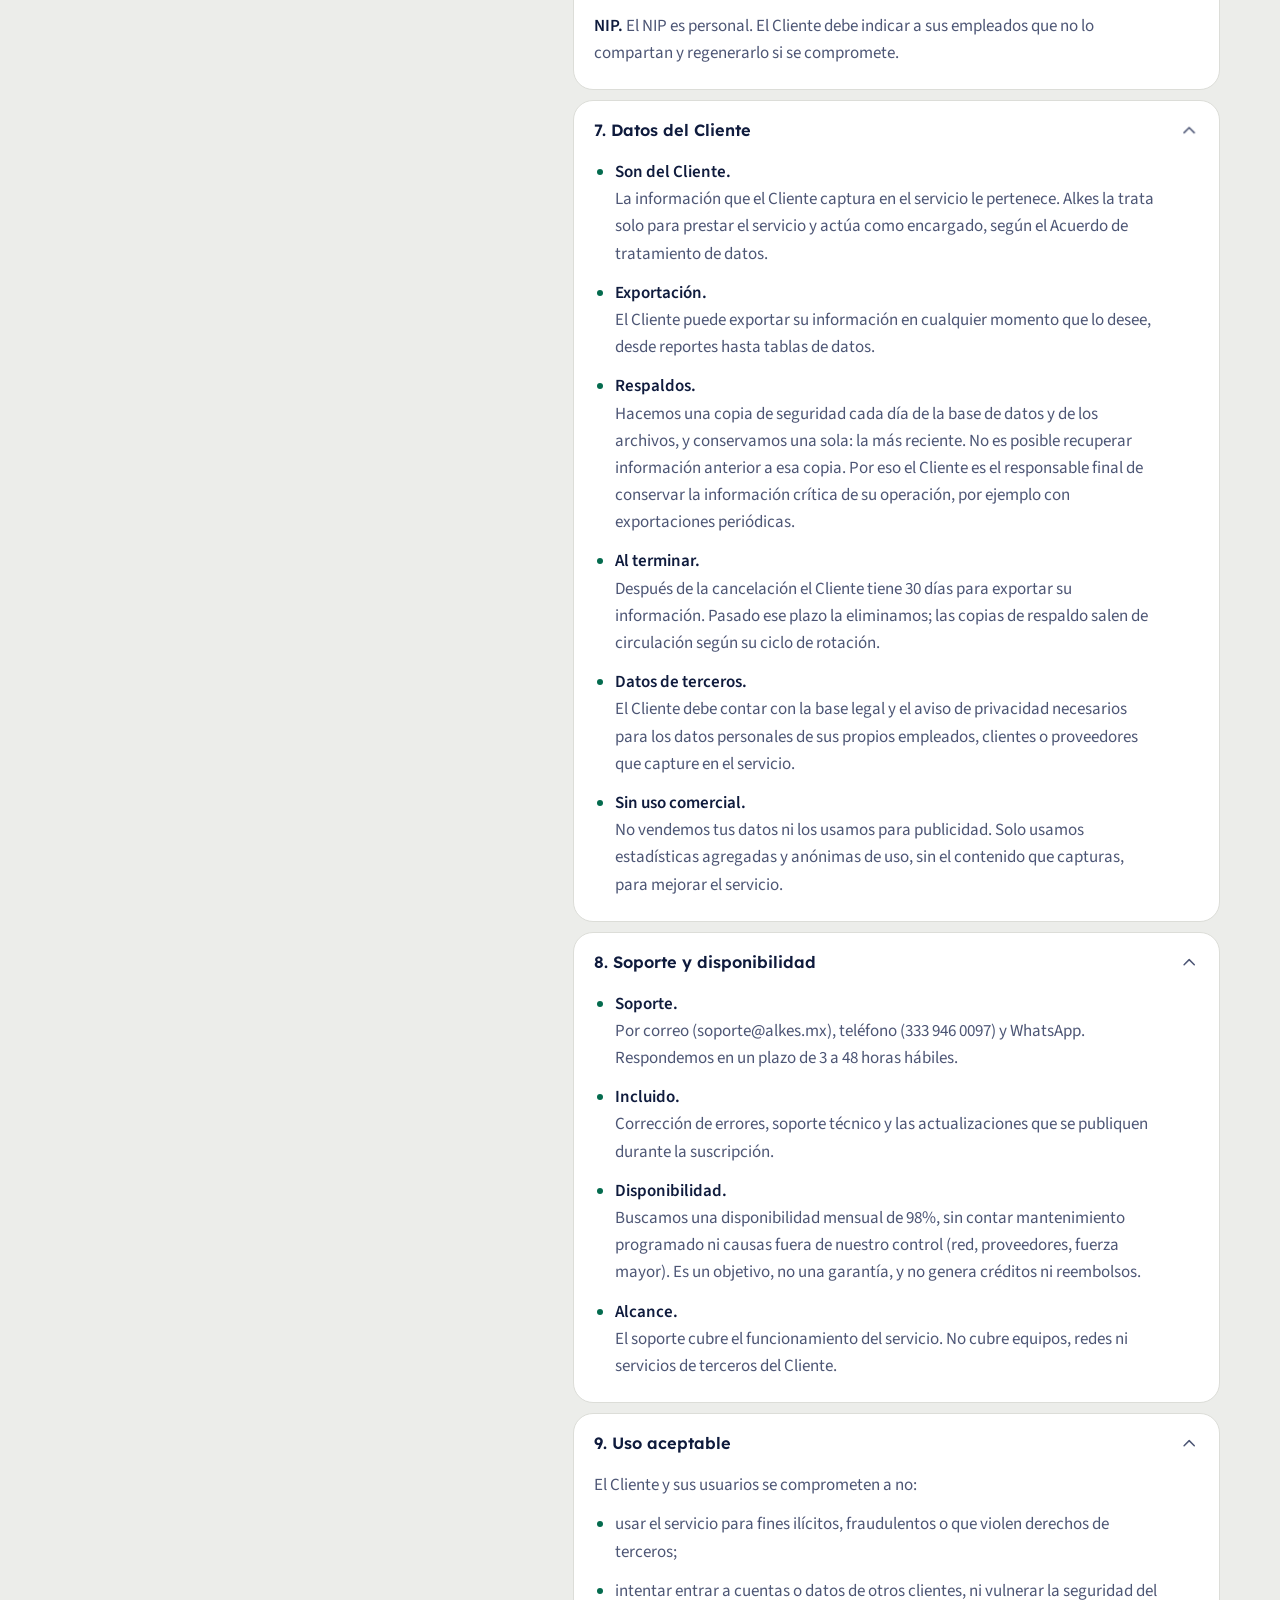
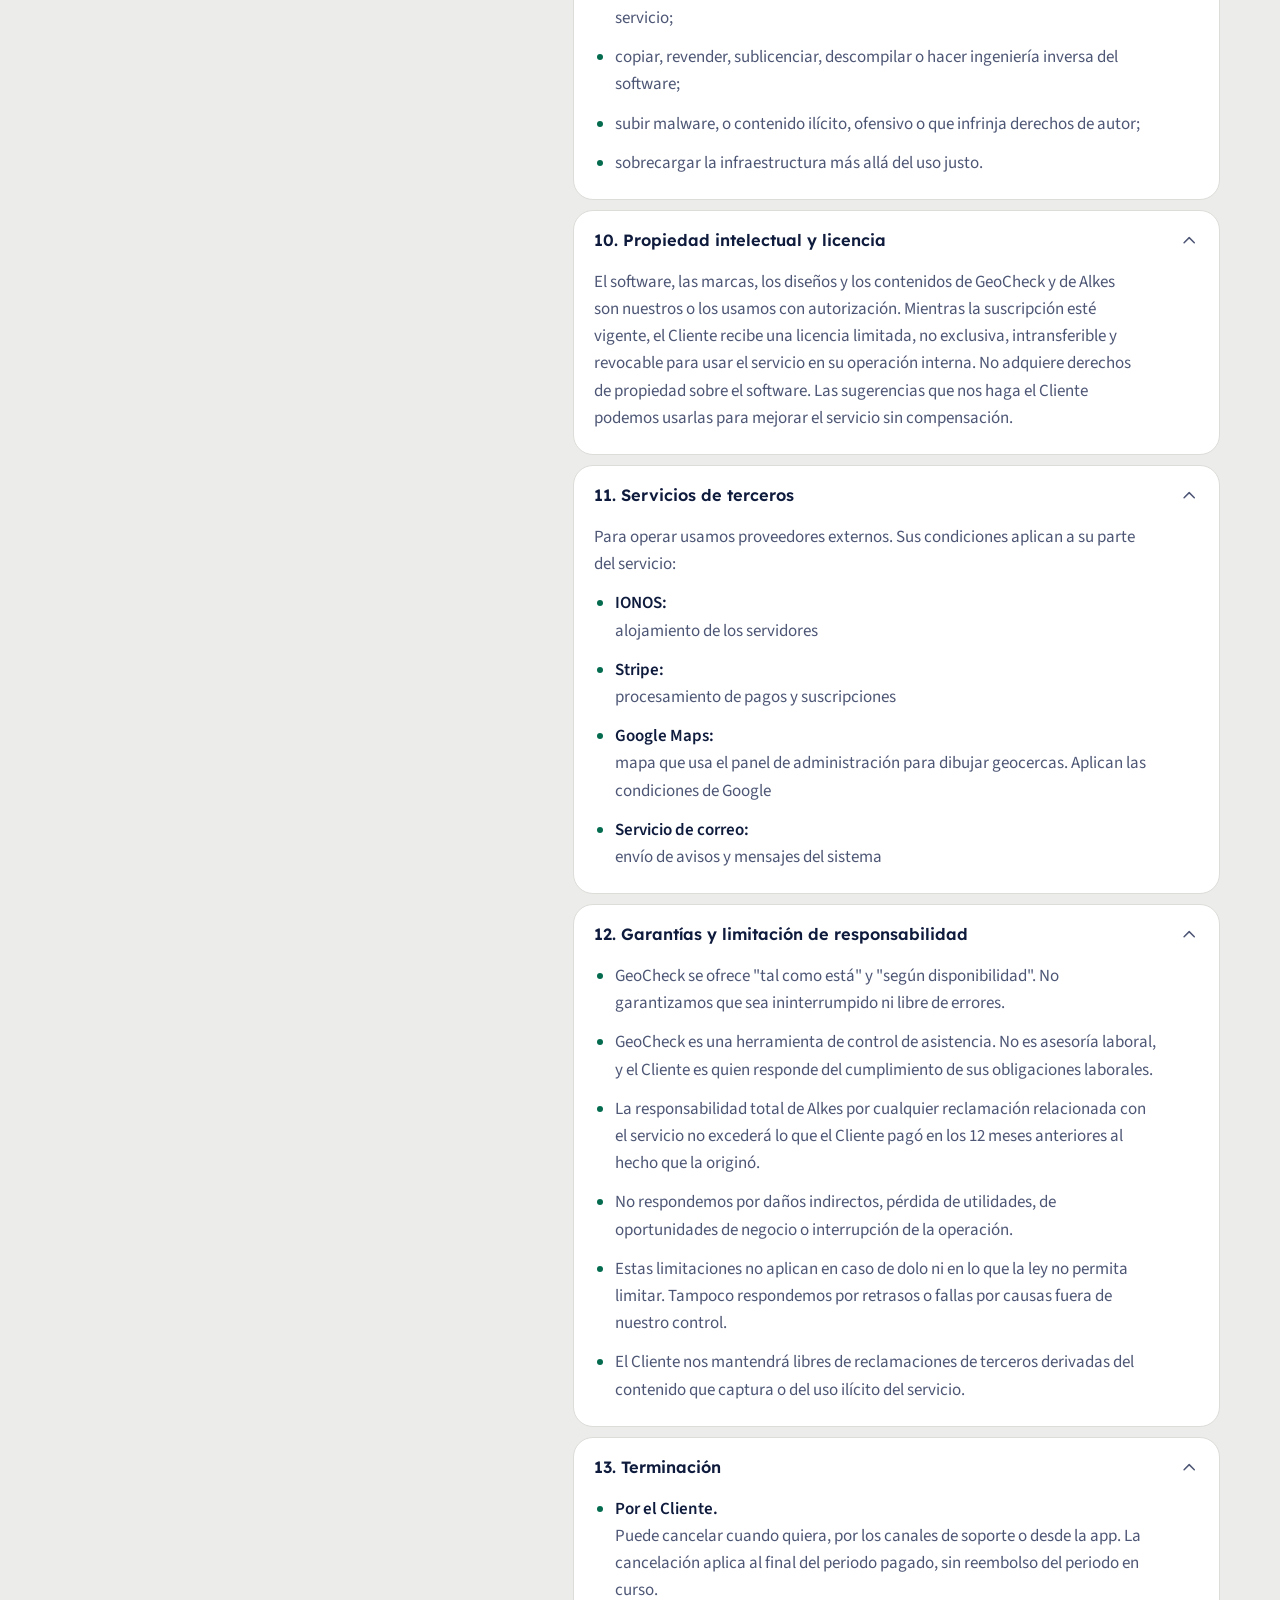
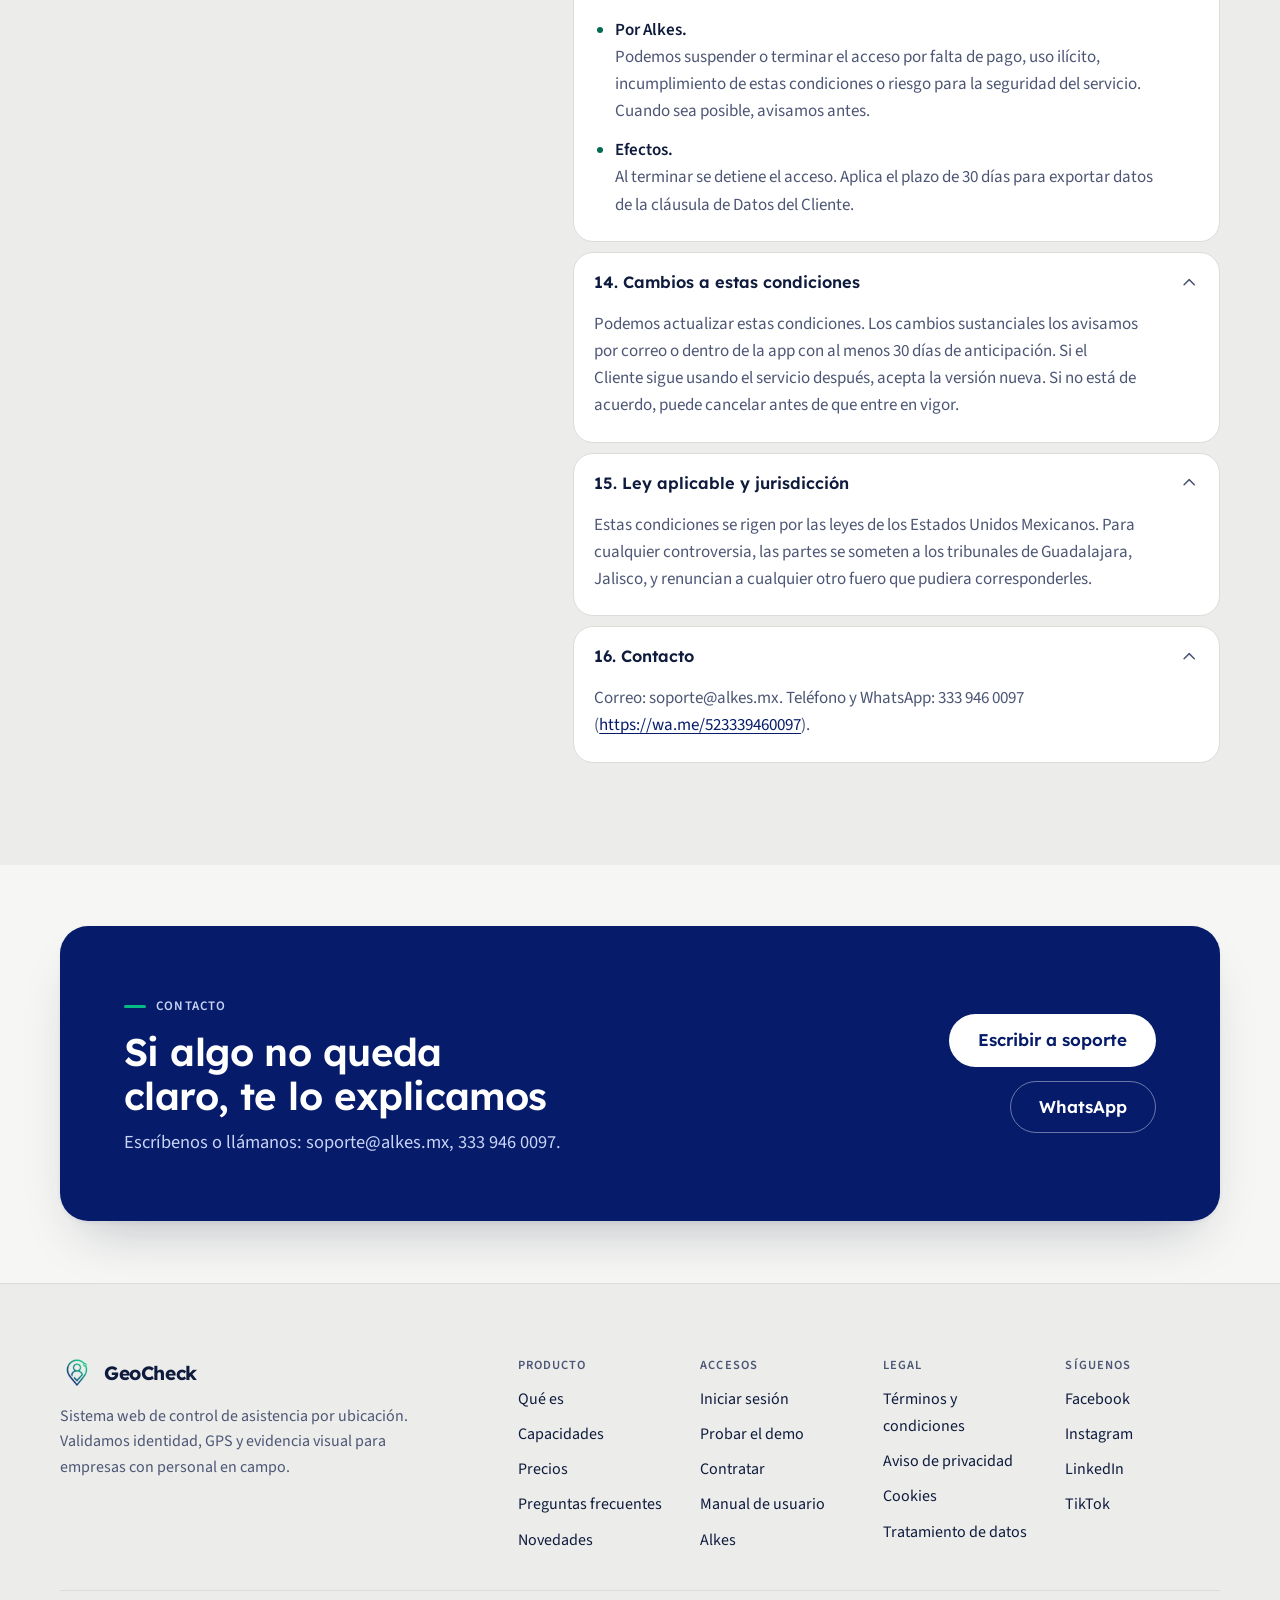
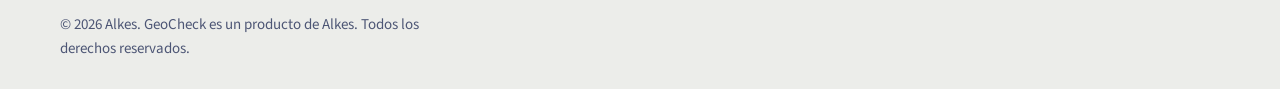
<file: terminos/index.html>
<!doctype html>
<html lang="es" class="no-js">
<head>
<meta charset="utf-8">
<meta name="viewport" content="width=device-width, initial-scale=1, viewport-fit=cover">
<title>Términos y condiciones de GeoCheck | GeoCheck</title>
<meta name="description" content="Términos y condiciones de uso, pago y uso justo de GeoCheck, un servicio de Alkes.">
<meta name="author" content="Alkes">
<meta name="theme-color" content="#061c6b">
<link rel="canonical" href="https://geocheck.alkes.mx/terminos/">
<link rel="icon" href="/assets/img/favicon.ico" type="image/x-icon">
<link rel="apple-touch-icon" href="/assets/img/apple-touch-icon.png">
<link rel="preload" href="/assets/fonts/lexend-latin.woff2" as="font" type="font/woff2" crossorigin>
<link rel="preload" href="/assets/fonts/source-sans-3-latin.woff2" as="font" type="font/woff2" crossorigin>
<link rel="stylesheet" href="/assets/css/geocheck.css">
<link rel="stylesheet" href="/assets/css/legal.css">
<script>
(function () {
    var r = document.documentElement;
    r.className = r.className.replace('no-js', 'js');
    try {
        var t = localStorage.getItem('tema');
        if (t === 'dark' || t === 'light') { r.setAttribute('data-theme', t); }
    } catch (e) {}
})();
</script>
</head>
<body>
<a class="skip" href="#main">Saltar al contenido</a>
<header class="nav" id="nav">
    <div class="container nav__in">
        <a class="brand" href="/#inicio"><img class="logo logo--claro" src="/assets/img/logo.png" alt="" width="34" height="34"><img class="logo logo--oscuro" src="/assets/img/logo-blanco.png" alt="" width="34" height="34"><span>GeoCheck</span></a>
        <a class="brand__by" href="https://alkes.mx">por <strong>Alkes</strong></a>
        <nav class="nav__links" aria-label="Secciones">
            <a class="nav__link" href="/#producto">Producto</a>
            <a class="nav__link" href="/#capacidades">Capacidades</a>
            <a class="nav__link" href="/#precios">Precios</a>
            <a class="nav__link" href="/#preguntas">Preguntas</a>
            <a class="nav__link" href="/#novedades">Novedades</a>
            <a class="nav__link" href="/#contacto">Contacto</a>
        </nav>
        <div class="nav__actions">
            <button class="theme-toggle" type="button" data-theme-toggle aria-label="Cambiar tema"><svg class="i-moon" viewBox="0 0 24 24" fill="none" stroke="currentColor" stroke-width="1.75" stroke-linecap="round" stroke-linejoin="round" aria-hidden="true" focusable="false"><path d="M21 12.8A9 9 0 1 1 11.2 3a7 7 0 0 0 9.8 9.8Z"/></svg><svg class="i-sun" viewBox="0 0 24 24" fill="none" stroke="currentColor" stroke-width="1.75" stroke-linecap="round" stroke-linejoin="round" aria-hidden="true" focusable="false"><circle cx="12" cy="12" r="4"/><path d="M12 2v2M12 20v2M4.9 4.9l1.4 1.4M17.7 17.7l1.4 1.4M2 12h2M20 12h2M4.9 19.1l1.4-1.4M17.7 6.3l1.4-1.4"/></svg><span class="theme-toggle__label"></span></button>            <a class="btn btn--line btn--sm" href="https://app.geocheck.alkes.mx">Iniciar sesión</a>
            <a class="btn btn--primary btn--sm" href="/#precios">Ver precios</a>
        </div>
        <button class="nav__burger" type="button" id="navToggle" aria-expanded="false" aria-controls="navPanel" aria-label="Abrir menú">
            <svg class="i-menu" viewBox="0 0 24 24" fill="none" stroke="currentColor" stroke-width="1.75" stroke-linecap="round" stroke-linejoin="round" aria-hidden="true" focusable="false"><path d="M4 7h16M4 12h16M4 17h16"/></svg><svg class="i-close" viewBox="0 0 24 24" fill="none" stroke="currentColor" stroke-width="1.75" stroke-linecap="round" stroke-linejoin="round" aria-hidden="true" focusable="false"><path d="M18 6 6 18M6 6l12 12"/></svg>        </button>
    </div>
    <div class="nav__panel container" id="navPanel">
        <a class="nav__link" href="/#producto">Producto</a>
        <a class="nav__link" href="/#capacidades">Capacidades</a>
        <a class="nav__link" href="/#precios">Precios</a>
        <a class="nav__link" href="/#preguntas">Preguntas</a>
        <a class="nav__link" href="/#novedades">Novedades</a>
        <a class="nav__link" href="/#contacto">Contacto</a>
        <a class="nav__link" href="/#ecosistema">Ecosistema Alkes</a>
        <div class="nav__panel-actions">
            <button class="theme-toggle" type="button" data-theme-toggle aria-label="Cambiar tema"><svg class="i-moon" viewBox="0 0 24 24" fill="none" stroke="currentColor" stroke-width="1.75" stroke-linecap="round" stroke-linejoin="round" aria-hidden="true" focusable="false"><path d="M21 12.8A9 9 0 1 1 11.2 3a7 7 0 0 0 9.8 9.8Z"/></svg><svg class="i-sun" viewBox="0 0 24 24" fill="none" stroke="currentColor" stroke-width="1.75" stroke-linecap="round" stroke-linejoin="round" aria-hidden="true" focusable="false"><circle cx="12" cy="12" r="4"/><path d="M12 2v2M12 20v2M4.9 4.9l1.4 1.4M17.7 17.7l1.4 1.4M2 12h2M20 12h2M4.9 19.1l1.4-1.4M17.7 6.3l1.4-1.4"/></svg><span class="theme-toggle__label"></span></button>            <a class="btn btn--line" href="https://app.geocheck.alkes.mx">Iniciar sesión</a>
            <a class="btn btn--primary" href="/#precios">Ver precios</a>
        </div>
    </div>
</header>
<main id="main">
<section class="section section--tight">
    <div class="container">
        <header class="head" data-reveal>
            <p class="eyebrow">Legal</p>
            <h1>Términos y condiciones de GeoCheck</h1>
            <p class="lede">GeoCheck es un servicio de Alkes. Última actualización: 23 de octubre de 2026</p>
            
            <div class="row legal__row">
                <a class="btn btn--line" href="/privacidad/">Aviso de privacidad</a>
                <a class="link" href="/cookies/">Aviso de cookies<svg viewBox="0 0 24 24" fill="none" stroke="currentColor" stroke-width="1.75" stroke-linecap="round" stroke-linejoin="round" aria-hidden="true" focusable="false"><path d="M5 12h14M13 6l6 6-6 6"/></svg></a>
            </div>
        </header>
    </div>
</section>
<section class="section section--sunken">
    <div class="container">
        <div class="faq">
            <div class="faq__intro" data-reveal>
                <p class="eyebrow">Contenido</p>
                <h2>16 apartados</h2>
                <p class="muted">Puedes cerrar los que no necesites. Si tienes una duda, escribe a <a href="mailto:soporte@alkes.mx">soporte@alkes.mx</a>.</p>
            </div>
            <div class="faq__list" data-reveal>
                <details class="disc" open>
                    <summary class="disc__sum"><span class="disc__t">1. Quién contrata y aceptación</span><svg class="disc__chev" viewBox="0 0 24 24" fill="none" stroke="currentColor" stroke-width="1.75" stroke-linecap="round" stroke-linejoin="round" aria-hidden="true" focusable="false"><path d="m6 9 6 6 6-6"/></svg></summary>
                    <div class="disc__body"><p>Estas condiciones regulan el uso de GeoCheck (<a href="https://geocheck.alkes.mx">https://geocheck.alkes.mx</a>) entre Alkes, software y soluciones TI, con domicilio en Guadalajara, Jalisco, México, y la persona física con actividad empresarial o la persona moral que lo contrata (el <strong>Cliente</strong>). GeoCheck es para uso empresarial o profesional, no para consumo personal.</p>
<p>Al crear una cuenta, contratar o usar el servicio, el Cliente y las personas que lo usan aceptan estas condiciones, el <a href="/privacidad/">Aviso de privacidad</a> y el <a href="/encargo-de-datos/">Acuerdo de tratamiento de datos</a>. Quien acepta a nombre de una organización declara tener facultades para hacerlo.</p></div>
                </details>
                <details class="disc" open>
                    <summary class="disc__sum"><span class="disc__t">2. El servicio</span><svg class="disc__chev" viewBox="0 0 24 24" fill="none" stroke="currentColor" stroke-width="1.75" stroke-linecap="round" stroke-linejoin="round" aria-hidden="true" focusable="false"><path d="m6 9 6 6 6-6"/></svg></summary>
                    <div class="disc__body"><p>GeoCheck es un sistema de control de asistencia por ubicación: cada registro valida un NIP, la ubicación GPS contra una geocerca y una foto tomada en el momento. Funciona en el navegador del celular, sin descargar una app.</p>
<p><strong>Incluye:</strong></p>
<ul><li>Checador para empleados con NIP, GPS contra geocerca y foto en el momento.</li><li>Panel para administradores y supervisores: calendario de asistencia, incidencias, notas y reportes exportables.</li><li>Ubicaciones y geocercas sin tope fijo, soporte, mantenimiento y actualizaciones.</li></ul>
<p>Se usa desde el navegador. No hay nada que instalar en servidores propios.</p></div>
                </details>
                <details class="disc" open>
                    <summary class="disc__sum"><span class="disc__t">3. Cuentas, usuarios y cupo</span><svg class="disc__chev" viewBox="0 0 24 24" fill="none" stroke="currentColor" stroke-width="1.75" stroke-linecap="round" stroke-linejoin="round" aria-hidden="true" focusable="false"><path d="m6 9 6 6 6-6"/></svg></summary>
                    <div class="disc__body"><ul><li><strong>Usuario</strong> es la persona con una cuenta activa en GeoCheck. Cuentan por igual los empleados que checan y los administradores o supervisores con cuenta activa.</li><li>Cada cuenta es personal e intransferible. No se comparten contraseñas ni NIP.</li><li>El administrador del Cliente da de alta y de baja a los usuarios, asigna roles y permisos, y responde por su equipo y por lo que se captura en sus cuentas.</li><li>El Cliente contrata un <strong>cupo</strong> de usuarios. Mientras haya lugares libres, puede activar usuarios sin costo adicional. Si necesita más lugares, el sistema muestra el cargo antes de confirmar.</li><li>Quien administra la cuenta debe avisarnos de inmediato si sospecha un acceso no autorizado.</li></ul></div>
                </details>
                <details class="disc" open>
                    <summary class="disc__sum"><span class="disc__t">4. Precio y pago</span><svg class="disc__chev" viewBox="0 0 24 24" fill="none" stroke="currentColor" stroke-width="1.75" stroke-linecap="round" stroke-linejoin="round" aria-hidden="true" focusable="false"><path d="m6 9 6 6 6-6"/></svg></summary>
                    <div class="disc__body"><p><strong>Precio por usuario.</strong> Se cobra por cada empleado o administrador con cuenta activa y baja con cada usuario que se suma: el descuento es de 1% por cada usuario adicional al primero, y llega a su máximo de 50% arriba de 50 usuarios. El descuento aplica al precio de todos los usuarios, no solo de los nuevos. La fórmula vigente y una calculadora están en la sección Precios de <a href="https://geocheck.alkes.mx/#precios">https://geocheck.alkes.mx/#precios</a>. Los precios están en pesos mexicanos e incluyen el IVA.</p>
<ul><li><strong>Mensual o anual.</strong> El pago es por adelantado. En el plan anual solo se pagan 10 meses, y los otros 2 son gratis. La suscripción se renueva sola al final de cada periodo, con el medio de pago registrado en Stripe, hasta que el Cliente la cancele.</li><li><strong>Altas a mitad del periodo.</strong> Al aumentar los usuarios contratados se cobra al momento la parte proporcional hasta la próxima renovación, y desde la siguiente factura el precio por usuario se recalcula con el nuevo total. Si el cobro falla, el aumento no se aplica.</li><li><strong>Bajas.</strong> Desactivar un usuario libera su lugar, que puede reasignarse sin costo dentro del periodo, pero no cambia el cobro. Para pagar menos, el administrador reduce los usuarios contratados en Configuración: la reducción rige desde la siguiente renovación y no hay reembolso a mitad del periodo.</li><li><strong>Cambios de precio.</strong> Los avisamos con al menos 30 días y aplican desde la siguiente renovación. Si el Cliente no está de acuerdo, puede cancelar antes.</li><li><strong>Falta de pago.</strong> Se reintenta el cobro. Tras 5 días de gracia se suspende el acceso. Si el pago no se regulariza, la cuenta puede cancelarse y los datos eliminarse con un aviso previo de 15 días.</li><li><strong>Reembolsos.</strong> Hay un demo público para evaluar el servicio antes de contratar. Una vez habilitado el acceso y comenzado el periodo, no hay reembolsos. La única excepción es una falla crítica y generalizada que impida usar el servicio por completo y que no se resuelva en 9 días.</li><li><strong>Facturación.</strong> El Cliente pide su factura (CFDI) escribiendo a facturacion@alkes.mx con sus datos fiscales y el comprobante de pago, y Alkes la emite. Los pagos se procesan con Stripe; Alkes no guarda los datos completos de tu tarjeta.</li></ul></div>
                </details>
                <details class="disc" open>
                    <summary class="disc__sum"><span class="disc__t">5. Uso justo</span><svg class="disc__chev" viewBox="0 0 24 24" fill="none" stroke="currentColor" stroke-width="1.75" stroke-linecap="round" stroke-linejoin="round" aria-hidden="true" focusable="false"><path d="m6 9 6 6 6-6"/></svg></summary>
                    <div class="disc__body"><p>Todo el servicio está incluido en el precio por usuario, sin planes ni módulos de pago. Para que siga siendo sostenible para todos, se aplica este uso justo:</p>
<ul><li><strong>Registros y documentos:</strong> sin tope fijo.</li><li><strong>Almacenamiento de archivos:</strong> 1 GB por usuario, sumados para toda la empresa. Cuentan los archivos adjuntos y las fotos, no los registros de texto.</li><li><strong>Ubicaciones y geocercas:</strong> sin tope fijo, sujeto a uso justo.</li><li><strong>Mapa del panel:</strong> el panel usa Google Maps solo cuando se abre la pantalla de ubicaciones. Se espera un uso normal de configuración; si una cuenta hace un volumen anormal de consultas al mapa, lo avisamos y conversamos.</li><li><strong>Envío de documentos por correo:</strong> las fichas de empleado y de checada que el Cliente envía desde el sistema salen por el servicio de correo de Alkes, que es compartido entre todos los clientes. Para proteger que los correos de todos lleguen a su destino, ese servicio tiene un uso justo: el sistema limita la rapidez de los envíos, avisa cuándo se puede volver a enviar y no puede usarse para envíos masivos, publicidad ni correo no solicitado. Si el Cliente necesita enviar sin esa limitación, o desde su propio dominio, puede configurar el servidor de correo de su empresa en Configuración; con él no aplica este uso justo.</li><li><strong>Automatizaciones masivas:</strong> no está permitido generar registros o consultas de forma masiva o automática que degraden el servicio para otros clientes. Podemos limitar la velocidad de importaciones y operaciones masivas.</li><li><strong>Qué pasa al rebasarlo:</strong> avisamos al llegar al 80%. No cortamos el servicio por rebasar un límite. Si el uso sigue por encima de lo razonable, conversamos contigo y, cuando aplique, ofrecemos un paquete adicional con precio publicado.</li></ul></div>
                </details>
                <details class="disc" open>
                    <summary class="disc__sum"><span class="disc__t">6. Condiciones particulares de GeoCheck</span><svg class="disc__chev" viewBox="0 0 24 24" fill="none" stroke="currentColor" stroke-width="1.75" stroke-linecap="round" stroke-linejoin="round" aria-hidden="true" focusable="false"><path d="m6 9 6 6 6-6"/></svg></summary>
                    <div class="disc__body"><p><strong>El Cliente es el empleador.</strong> Los datos de asistencia son datos personales de los empleados del Cliente. El Cliente es el responsable de ese tratamiento y debe, antes de usar GeoCheck, informar a sus empleados con su propio aviso de privacidad qué se registra (NIP, ubicación del momento, foto, fecha y hora) y para qué. Debe usarlo solo para controlar la asistencia, sin fines discriminatorios, y decidir y responder por el plazo en que conserva sus registros.</p>
<p><strong>Qué hace y qué no hace.</strong> El GPS se consulta solo en los segundos del registro. GeoCheck no rastrea a las personas durante el día ni muestra ubicación en vivo. La foto es una evidencia del momento; no se usa para reconocimiento facial. No se permite subir fotos de la galería ni registrar fuera de la geocerca.</p>
<p><strong>Fotos de las checadas.</strong> Mientras la suscripción esté vigente, GeoCheck guarda la foto de cada checada durante 24 meses. Las fotos más antiguas se borran solas; la checada y sus demás datos se conservan sin la foto. Si el Cliente necesita conservar alguna foto por más tiempo, debe descargarla antes. Al cancelar la suscripción aplica el plazo de 30 días para exportar de la cláusula de Datos del Cliente, sin importar la antigüedad de las fotos.</p>
<p><strong>Incidencias y revisión humana.</strong> El sistema marca retardos, omisiones y checadas sospechosas como indicadores. Son un apoyo, no una decisión. Antes de tomar una medida laboral con base en una incidencia, una persona del Cliente debe revisarla.</p>
<p><strong>Precisión.</strong> La precisión del GPS depende del dispositivo, el clima y el lugar. El Cliente define el radio y la tolerancia de cada geocerca.</p>
<p><strong>NIP.</strong> El NIP es personal. El Cliente debe indicar a sus empleados que no lo compartan y regenerarlo si se compromete.</p></div>
                </details>
                <details class="disc" open>
                    <summary class="disc__sum"><span class="disc__t">7. Datos del Cliente</span><svg class="disc__chev" viewBox="0 0 24 24" fill="none" stroke="currentColor" stroke-width="1.75" stroke-linecap="round" stroke-linejoin="round" aria-hidden="true" focusable="false"><path d="m6 9 6 6 6-6"/></svg></summary>
                    <div class="disc__body"><ul><li><strong>Son del Cliente.</strong> La información que el Cliente captura en el servicio le pertenece. Alkes la trata solo para prestar el servicio y actúa como encargado, según el Acuerdo de tratamiento de datos.</li><li><strong>Exportación.</strong> El Cliente puede exportar su información en cualquier momento que lo desee, desde reportes hasta tablas de datos.</li><li><strong>Respaldos.</strong> Hacemos una copia de seguridad cada día de la base de datos y de los archivos, y conservamos una sola: la más reciente. No es posible recuperar información anterior a esa copia. Por eso el Cliente es el responsable final de conservar la información crítica de su operación, por ejemplo con exportaciones periódicas.</li><li><strong>Al terminar.</strong> Después de la cancelación el Cliente tiene 30 días para exportar su información. Pasado ese plazo la eliminamos; las copias de respaldo salen de circulación según su ciclo de rotación.</li><li><strong>Datos de terceros.</strong> El Cliente debe contar con la base legal y el aviso de privacidad necesarios para los datos personales de sus propios empleados, clientes o proveedores que capture en el servicio.</li><li><strong>Sin uso comercial.</strong> No vendemos tus datos ni los usamos para publicidad. Solo usamos estadísticas agregadas y anónimas de uso, sin el contenido que capturas, para mejorar el servicio.</li></ul></div>
                </details>
                <details class="disc" open>
                    <summary class="disc__sum"><span class="disc__t">8. Soporte y disponibilidad</span><svg class="disc__chev" viewBox="0 0 24 24" fill="none" stroke="currentColor" stroke-width="1.75" stroke-linecap="round" stroke-linejoin="round" aria-hidden="true" focusable="false"><path d="m6 9 6 6 6-6"/></svg></summary>
                    <div class="disc__body"><ul><li><strong>Soporte.</strong> Por correo (soporte@alkes.mx), teléfono (333 946 0097) y WhatsApp. Respondemos en un plazo de 3 a 48 horas hábiles.</li><li><strong>Incluido.</strong> Corrección de errores, soporte técnico y las actualizaciones que se publiquen durante la suscripción.</li><li><strong>Disponibilidad.</strong> Buscamos una disponibilidad mensual de 98%, sin contar mantenimiento programado ni causas fuera de nuestro control (red, proveedores, fuerza mayor). Es un objetivo, no una garantía, y no genera créditos ni reembolsos.</li><li><strong>Alcance.</strong> El soporte cubre el funcionamiento del servicio. No cubre equipos, redes ni servicios de terceros del Cliente.</li></ul></div>
                </details>
                <details class="disc" open>
                    <summary class="disc__sum"><span class="disc__t">9. Uso aceptable</span><svg class="disc__chev" viewBox="0 0 24 24" fill="none" stroke="currentColor" stroke-width="1.75" stroke-linecap="round" stroke-linejoin="round" aria-hidden="true" focusable="false"><path d="m6 9 6 6 6-6"/></svg></summary>
                    <div class="disc__body"><p>El Cliente y sus usuarios se comprometen a no:</p>
<ul><li>usar el servicio para fines ilícitos, fraudulentos o que violen derechos de terceros;</li><li>intentar entrar a cuentas o datos de otros clientes, ni vulnerar la seguridad del servicio;</li><li>copiar, revender, sublicenciar, descompilar o hacer ingeniería inversa del software;</li><li>subir malware, o contenido ilícito, ofensivo o que infrinja derechos de autor;</li><li>sobrecargar la infraestructura más allá del uso justo.</li></ul></div>
                </details>
                <details class="disc" open>
                    <summary class="disc__sum"><span class="disc__t">10. Propiedad intelectual y licencia</span><svg class="disc__chev" viewBox="0 0 24 24" fill="none" stroke="currentColor" stroke-width="1.75" stroke-linecap="round" stroke-linejoin="round" aria-hidden="true" focusable="false"><path d="m6 9 6 6 6-6"/></svg></summary>
                    <div class="disc__body"><p>El software, las marcas, los diseños y los contenidos de GeoCheck y de Alkes son nuestros o los usamos con autorización. Mientras la suscripción esté vigente, el Cliente recibe una licencia limitada, no exclusiva, intransferible y revocable para usar el servicio en su operación interna. No adquiere derechos de propiedad sobre el software. Las sugerencias que nos haga el Cliente podemos usarlas para mejorar el servicio sin compensación.</p></div>
                </details>
                <details class="disc" open>
                    <summary class="disc__sum"><span class="disc__t">11. Servicios de terceros</span><svg class="disc__chev" viewBox="0 0 24 24" fill="none" stroke="currentColor" stroke-width="1.75" stroke-linecap="round" stroke-linejoin="round" aria-hidden="true" focusable="false"><path d="m6 9 6 6 6-6"/></svg></summary>
                    <div class="disc__body"><p>Para operar usamos proveedores externos. Sus condiciones aplican a su parte del servicio:</p>
<ul><li><strong>IONOS:</strong> alojamiento de los servidores</li><li><strong>Stripe:</strong> procesamiento de pagos y suscripciones</li><li><strong>Google Maps:</strong> mapa que usa el panel de administración para dibujar geocercas. Aplican las condiciones de Google</li><li><strong>Servicio de correo:</strong> envío de avisos y mensajes del sistema</li></ul></div>
                </details>
                <details class="disc" open>
                    <summary class="disc__sum"><span class="disc__t">12. Garantías y limitación de responsabilidad</span><svg class="disc__chev" viewBox="0 0 24 24" fill="none" stroke="currentColor" stroke-width="1.75" stroke-linecap="round" stroke-linejoin="round" aria-hidden="true" focusable="false"><path d="m6 9 6 6 6-6"/></svg></summary>
                    <div class="disc__body"><ul><li>GeoCheck se ofrece "tal como está" y "según disponibilidad". No garantizamos que sea ininterrumpido ni libre de errores.</li><li>GeoCheck es una herramienta de control de asistencia. No es asesoría laboral, y el Cliente es quien responde del cumplimiento de sus obligaciones laborales.</li><li>La responsabilidad total de Alkes por cualquier reclamación relacionada con el servicio no excederá lo que el Cliente pagó en los 12 meses anteriores al hecho que la originó.</li><li>No respondemos por daños indirectos, pérdida de utilidades, de oportunidades de negocio o interrupción de la operación.</li><li>Estas limitaciones no aplican en caso de dolo ni en lo que la ley no permita limitar. Tampoco respondemos por retrasos o fallas por causas fuera de nuestro control.</li><li>El Cliente nos mantendrá libres de reclamaciones de terceros derivadas del contenido que captura o del uso ilícito del servicio.</li></ul></div>
                </details>
                <details class="disc" open>
                    <summary class="disc__sum"><span class="disc__t">13. Terminación</span><svg class="disc__chev" viewBox="0 0 24 24" fill="none" stroke="currentColor" stroke-width="1.75" stroke-linecap="round" stroke-linejoin="round" aria-hidden="true" focusable="false"><path d="m6 9 6 6 6-6"/></svg></summary>
                    <div class="disc__body"><ul><li><strong>Por el Cliente.</strong> Puede cancelar cuando quiera, por los canales de soporte o desde la app. La cancelación aplica al final del periodo pagado, sin reembolso del periodo en curso.</li><li><strong>Por Alkes.</strong> Podemos suspender o terminar el acceso por falta de pago, uso ilícito, incumplimiento de estas condiciones o riesgo para la seguridad del servicio. Cuando sea posible, avisamos antes.</li><li><strong>Efectos.</strong> Al terminar se detiene el acceso. Aplica el plazo de 30 días para exportar datos de la cláusula de Datos del Cliente.</li></ul></div>
                </details>
                <details class="disc" open>
                    <summary class="disc__sum"><span class="disc__t">14. Cambios a estas condiciones</span><svg class="disc__chev" viewBox="0 0 24 24" fill="none" stroke="currentColor" stroke-width="1.75" stroke-linecap="round" stroke-linejoin="round" aria-hidden="true" focusable="false"><path d="m6 9 6 6 6-6"/></svg></summary>
                    <div class="disc__body"><p>Podemos actualizar estas condiciones. Los cambios sustanciales los avisamos por correo o dentro de la app con al menos 30 días de anticipación. Si el Cliente sigue usando el servicio después, acepta la versión nueva. Si no está de acuerdo, puede cancelar antes de que entre en vigor.</p></div>
                </details>
                <details class="disc" open>
                    <summary class="disc__sum"><span class="disc__t">15. Ley aplicable y jurisdicción</span><svg class="disc__chev" viewBox="0 0 24 24" fill="none" stroke="currentColor" stroke-width="1.75" stroke-linecap="round" stroke-linejoin="round" aria-hidden="true" focusable="false"><path d="m6 9 6 6 6-6"/></svg></summary>
                    <div class="disc__body"><p>Estas condiciones se rigen por las leyes de los Estados Unidos Mexicanos. Para cualquier controversia, las partes se someten a los tribunales de Guadalajara, Jalisco, y renuncian a cualquier otro fuero que pudiera corresponderles.</p></div>
                </details>
                <details class="disc" open>
                    <summary class="disc__sum"><span class="disc__t">16. Contacto</span><svg class="disc__chev" viewBox="0 0 24 24" fill="none" stroke="currentColor" stroke-width="1.75" stroke-linecap="round" stroke-linejoin="round" aria-hidden="true" focusable="false"><path d="m6 9 6 6 6-6"/></svg></summary>
                    <div class="disc__body"><p>Correo: soporte@alkes.mx. Teléfono y WhatsApp: 333 946 0097 (<a href="https://wa.me/523339460097">https://wa.me/523339460097</a>).</p></div>
                </details>
            </div>
        </div>
    </div>
</section>
<section class="section section--tight">
    <div class="container">
        <div class="cta" data-reveal>
            <div>
                <p class="eyebrow">Contacto</p>
                <h2>Si algo no queda claro, te lo explicamos</h2>
                <p class="lede">Escríbenos o llámanos: soporte@alkes.mx, 333 946 0097.</p>
            </div>
            <div class="cta__act">
                <a class="btn btn--cta btn--lg" href="mailto:soporte@alkes.mx">Escribir a soporte</a>
                <a class="btn btn--line btn--lg" href="https://wa.me/523339460097">WhatsApp</a>
            </div>
        </div>
    </div>
</section>
</main>
<footer class="footer">
    <div class="container footer__top">
        <div class="footer__brand">
            <span class="brand"><img class="logo logo--claro" src="/assets/img/logo.png" alt="" width="34" height="34"><img class="logo logo--oscuro" src="/assets/img/logo-blanco.png" alt="" width="34" height="34"><span>GeoCheck</span></span>
            <p>Sistema web de control de asistencia por ubicación. Validamos identidad, GPS y evidencia visual para empresas con personal en campo.</p>
        </div>
        <div class="footer__cols">
            <div class="footer__col">
                <h2 class="footer__h">Producto</h2>
                <ul>
                    <li><a href="/#producto">Qué es</a></li>
                    <li><a href="/#capacidades">Capacidades</a></li>
                    <li><a href="/#precios">Precios</a></li>
                    <li><a href="/#preguntas">Preguntas frecuentes</a></li>
                    <li><a href="/#novedades">Novedades</a></li>
                                    </ul>
            </div>
            <div class="footer__col">
                <h2 class="footer__h">Accesos</h2>
                <ul>
                    <li><a href="https://app.geocheck.alkes.mx">Iniciar sesión</a></li>
                    <li><a href="https://app.geocheck.alkes.mx" data-open-demo>Probar el demo</a></li>
                    <li><a href="https://contratar.alkes.mx">Contratar</a></li>
                    <li><a href="manual.html">Manual de usuario</a></li>
                    <li><a href="https://alkes.mx">Alkes</a></li>
                </ul>
            </div>
            <div class="footer__col">
                <h2 class="footer__h">Legal</h2>
                <ul>
                    <li><a href="/terminos/">Términos y condiciones</a></li>
                    <li><a href="/privacidad/">Aviso de privacidad</a></li>
                    <li><a href="/cookies/">Cookies</a></li>
                    <li><a href="/encargo-de-datos/">Tratamiento de datos</a></li>
                </ul>
            </div>
            <div class="footer__col">
                <h2 class="footer__h">Síguenos</h2>
                <ul>
                                        <li><a href="https://www.facebook.com/alkes.mx" target="_blank" rel="noopener">Facebook</a></li>
                                        <li><a href="https://www.instagram.com/alkes.mx" target="_blank" rel="noopener">Instagram</a></li>
                                        <li><a href="https://www.linkedin.com/company/alkes-mx" target="_blank" rel="noopener">LinkedIn</a></li>
                                        <li><a href="https://www.tiktok.com/@alkes.mx" target="_blank" rel="noopener">TikTok</a></li>
                                    </ul>
            </div>
        </div>
    </div>
    <div class="container">
        <div class="footer__bot">
            <p>© 2026 Alkes. GeoCheck es un producto de Alkes. Todos los derechos reservados.</p>
        </div>
    </div>
</footer>
<script src="/assets/js/geocheck.js" defer></script>
</body>
</html>
</file>
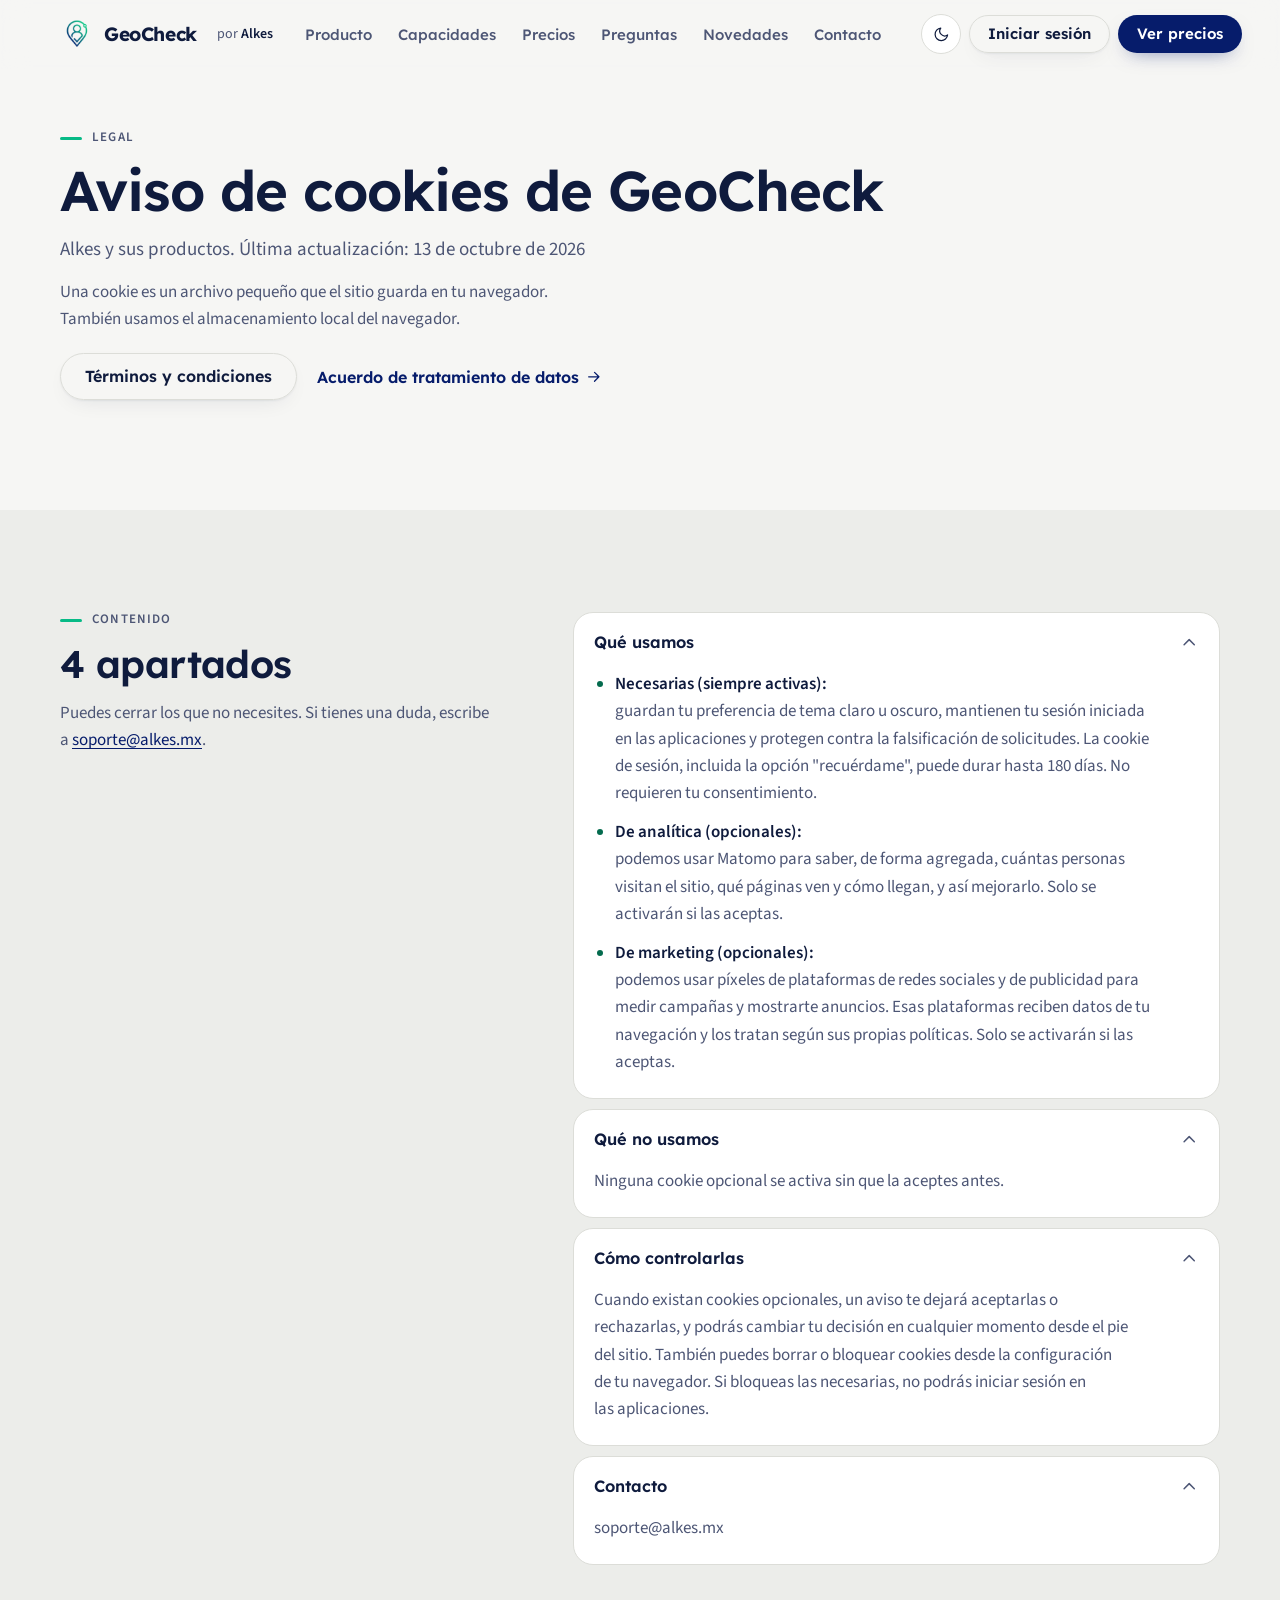
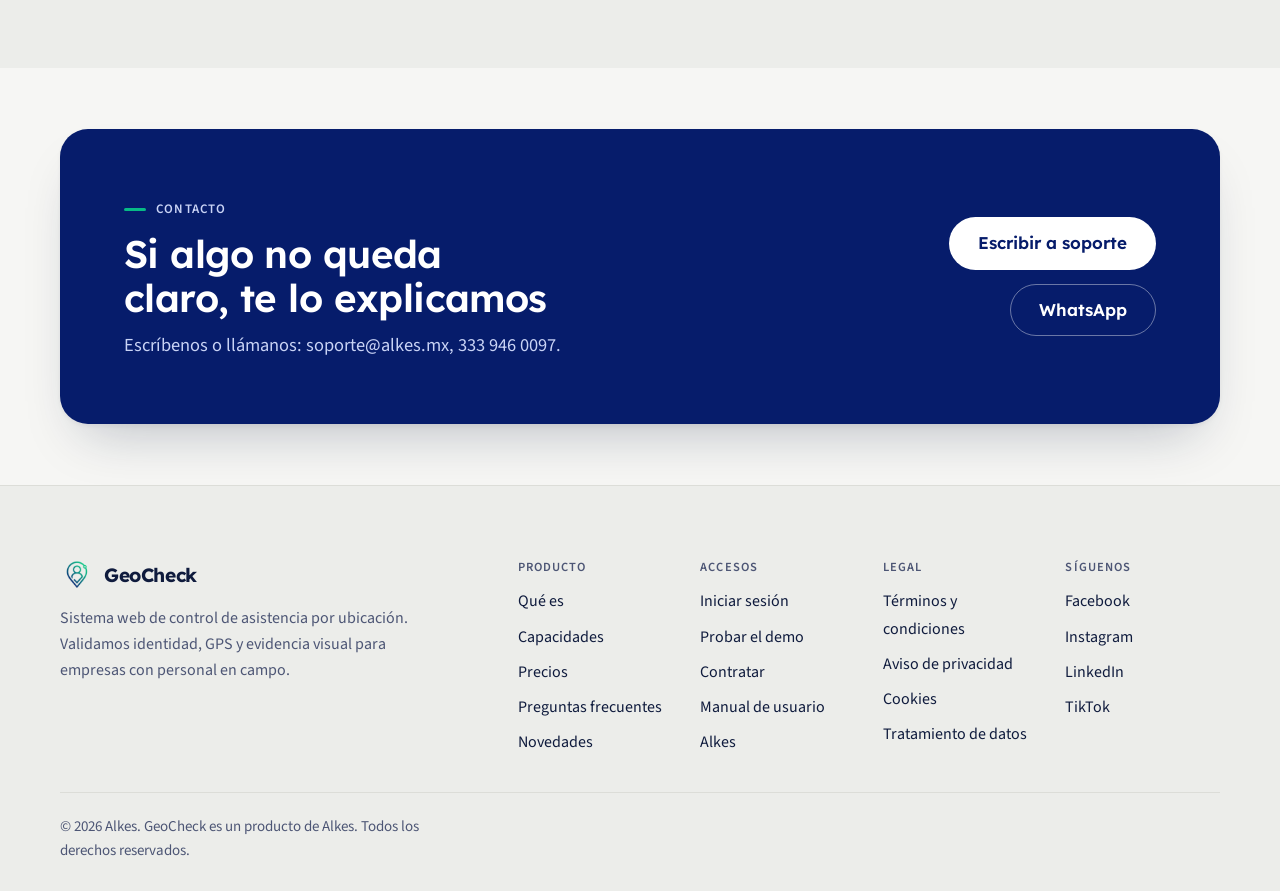
<file: cookies.html>
<!doctype html>
<html lang="es" class="no-js">
<head>
<meta charset="utf-8">
<meta name="viewport" content="width=device-width, initial-scale=1, viewport-fit=cover">
<title>Aviso de cookies de GeoCheck | GeoCheck</title>
<meta name="description" content="Qué cookies usa GeoCheck, para qué y cómo controlarlas.">
<meta name="author" content="Alkes">
<meta name="theme-color" content="#061c6b">
<link rel="canonical" href="https://geocheck.alkes.mx/cookies.html">
<link rel="icon" href="/assets/img/favicon.ico" type="image/x-icon">
<link rel="apple-touch-icon" href="/assets/img/apple-touch-icon.png">
<link rel="preload" href="/assets/fonts/lexend-latin.woff2" as="font" type="font/woff2" crossorigin>
<link rel="preload" href="/assets/fonts/source-sans-3-latin.woff2" as="font" type="font/woff2" crossorigin>
<link rel="stylesheet" href="/assets/css/geocheck.css">
<link rel="stylesheet" href="/assets/css/legal.css">
<script>
(function () {
    var r = document.documentElement;
    r.className = r.className.replace('no-js', 'js');
    try {
        var t = localStorage.getItem('tema');
        if (t === 'dark' || t === 'light') { r.setAttribute('data-theme', t); }
    } catch (e) {}
})();
</script>
</head>
<body>
<a class="skip" href="#main">Saltar al contenido</a>
<header class="nav" id="nav">
    <div class="container nav__in">
        <a class="brand" href="/#inicio"><img class="logo logo--claro" src="/assets/img/logo.png" alt="" width="34" height="34"><img class="logo logo--oscuro" src="/assets/img/logo-blanco.png" alt="" width="34" height="34"><span>GeoCheck</span></a>
        <a class="brand__by" href="https://alkes.mx">por <strong>Alkes</strong></a>
        <nav class="nav__links" aria-label="Secciones">
            <a class="nav__link" href="/#producto">Producto</a>
            <a class="nav__link" href="/#capacidades">Capacidades</a>
            <a class="nav__link" href="/#precios">Precios</a>
            <a class="nav__link" href="/#preguntas">Preguntas</a>
            <a class="nav__link" href="/#novedades">Novedades</a>
            <a class="nav__link" href="/#contacto">Contacto</a>
        </nav>
        <div class="nav__actions">
            <button class="theme-toggle" type="button" data-theme-toggle aria-label="Cambiar tema"><svg class="i-moon" viewBox="0 0 24 24" fill="none" stroke="currentColor" stroke-width="1.75" stroke-linecap="round" stroke-linejoin="round" aria-hidden="true" focusable="false"><path d="M21 12.8A9 9 0 1 1 11.2 3a7 7 0 0 0 9.8 9.8Z"/></svg><svg class="i-sun" viewBox="0 0 24 24" fill="none" stroke="currentColor" stroke-width="1.75" stroke-linecap="round" stroke-linejoin="round" aria-hidden="true" focusable="false"><circle cx="12" cy="12" r="4"/><path d="M12 2v2M12 20v2M4.9 4.9l1.4 1.4M17.7 17.7l1.4 1.4M2 12h2M20 12h2M4.9 19.1l1.4-1.4M17.7 6.3l1.4-1.4"/></svg><span class="theme-toggle__label"></span></button>            <a class="btn btn--line btn--sm" href="https://app.geocheck.alkes.mx">Iniciar sesión</a>
            <a class="btn btn--primary btn--sm" href="/#precios">Ver precios</a>
        </div>
        <button class="nav__burger" type="button" id="navToggle" aria-expanded="false" aria-controls="navPanel" aria-label="Abrir menú">
            <svg class="i-menu" viewBox="0 0 24 24" fill="none" stroke="currentColor" stroke-width="1.75" stroke-linecap="round" stroke-linejoin="round" aria-hidden="true" focusable="false"><path d="M4 7h16M4 12h16M4 17h16"/></svg><svg class="i-close" viewBox="0 0 24 24" fill="none" stroke="currentColor" stroke-width="1.75" stroke-linecap="round" stroke-linejoin="round" aria-hidden="true" focusable="false"><path d="M18 6 6 18M6 6l12 12"/></svg>        </button>
    </div>
    <div class="nav__panel container" id="navPanel">
        <a class="nav__link" href="/#producto">Producto</a>
        <a class="nav__link" href="/#capacidades">Capacidades</a>
        <a class="nav__link" href="/#precios">Precios</a>
        <a class="nav__link" href="/#preguntas">Preguntas</a>
        <a class="nav__link" href="/#novedades">Novedades</a>
        <a class="nav__link" href="/#contacto">Contacto</a>
        <a class="nav__link" href="/#ecosistema">Ecosistema Alkes</a>
        <div class="nav__panel-actions">
            <button class="theme-toggle" type="button" data-theme-toggle aria-label="Cambiar tema"><svg class="i-moon" viewBox="0 0 24 24" fill="none" stroke="currentColor" stroke-width="1.75" stroke-linecap="round" stroke-linejoin="round" aria-hidden="true" focusable="false"><path d="M21 12.8A9 9 0 1 1 11.2 3a7 7 0 0 0 9.8 9.8Z"/></svg><svg class="i-sun" viewBox="0 0 24 24" fill="none" stroke="currentColor" stroke-width="1.75" stroke-linecap="round" stroke-linejoin="round" aria-hidden="true" focusable="false"><circle cx="12" cy="12" r="4"/><path d="M12 2v2M12 20v2M4.9 4.9l1.4 1.4M17.7 17.7l1.4 1.4M2 12h2M20 12h2M4.9 19.1l1.4-1.4M17.7 6.3l1.4-1.4"/></svg><span class="theme-toggle__label"></span></button>            <a class="btn btn--line" href="https://app.geocheck.alkes.mx">Iniciar sesión</a>
            <a class="btn btn--primary" href="/#precios">Ver precios</a>
        </div>
    </div>
</header>
<main id="main">
<section class="section section--tight">
    <div class="container">
        <header class="head" data-reveal>
            <p class="eyebrow">Legal</p>
            <h1>Aviso de cookies de GeoCheck</h1>
            <p class="lede">Alkes y sus productos. Última actualización: 13 de octubre de 2026</p>
            <p class="muted">Una cookie es un archivo pequeño que el sitio guarda en tu navegador. También usamos el almacenamiento local del navegador.</p>
            <div class="row legal__row">
                <a class="btn btn--line" href="/terminos.html">Términos y condiciones</a>
                <a class="link" href="/encargo-de-datos.html">Acuerdo de tratamiento de datos<svg viewBox="0 0 24 24" fill="none" stroke="currentColor" stroke-width="1.75" stroke-linecap="round" stroke-linejoin="round" aria-hidden="true" focusable="false"><path d="M5 12h14M13 6l6 6-6 6"/></svg></a>
            </div>
        </header>
    </div>
</section>
<section class="section section--sunken">
    <div class="container">
        <div class="faq">
            <div class="faq__intro" data-reveal>
                <p class="eyebrow">Contenido</p>
                <h2>4 apartados</h2>
                <p class="muted">Puedes cerrar los que no necesites. Si tienes una duda, escribe a <a href="mailto:soporte@alkes.mx">soporte@alkes.mx</a>.</p>
            </div>
            <div class="faq__list" data-reveal>
                <details class="disc" open>
                    <summary class="disc__sum"><span class="disc__t">Qué usamos</span><svg class="disc__chev" viewBox="0 0 24 24" fill="none" stroke="currentColor" stroke-width="1.75" stroke-linecap="round" stroke-linejoin="round" aria-hidden="true" focusable="false"><path d="m6 9 6 6 6-6"/></svg></summary>
                    <div class="disc__body"><ul><li><strong>Necesarias (siempre activas):</strong> guardan tu preferencia de tema claro u oscuro, mantienen tu sesión iniciada en las aplicaciones y protegen contra la falsificación de solicitudes. La cookie de sesión, incluida la opción "recuérdame", puede durar hasta 180 días. No requieren tu consentimiento.</li><li><strong>De analítica (opcionales):</strong> podemos usar Matomo para saber, de forma agregada, cuántas personas visitan el sitio, qué páginas ven y cómo llegan, y así mejorarlo. Solo se activarán si las aceptas.</li><li><strong>De marketing (opcionales):</strong> podemos usar píxeles de plataformas de redes sociales y de publicidad para medir campañas y mostrarte anuncios. Esas plataformas reciben datos de tu navegación y los tratan según sus propias políticas. Solo se activarán si las aceptas.</li></ul></div>
                </details>
                <details class="disc" open>
                    <summary class="disc__sum"><span class="disc__t">Qué no usamos</span><svg class="disc__chev" viewBox="0 0 24 24" fill="none" stroke="currentColor" stroke-width="1.75" stroke-linecap="round" stroke-linejoin="round" aria-hidden="true" focusable="false"><path d="m6 9 6 6 6-6"/></svg></summary>
                    <div class="disc__body"><p>Ninguna cookie opcional se activa sin que la aceptes antes.</p></div>
                </details>
                <details class="disc" open>
                    <summary class="disc__sum"><span class="disc__t">Cómo controlarlas</span><svg class="disc__chev" viewBox="0 0 24 24" fill="none" stroke="currentColor" stroke-width="1.75" stroke-linecap="round" stroke-linejoin="round" aria-hidden="true" focusable="false"><path d="m6 9 6 6 6-6"/></svg></summary>
                    <div class="disc__body"><p>Cuando existan cookies opcionales, un aviso te dejará aceptarlas o rechazarlas, y podrás cambiar tu decisión en cualquier momento desde el pie del sitio. También puedes borrar o bloquear cookies desde la configuración de tu navegador. Si bloqueas las necesarias, no podrás iniciar sesión en las aplicaciones.</p></div>
                </details>
                <details class="disc" open>
                    <summary class="disc__sum"><span class="disc__t">Contacto</span><svg class="disc__chev" viewBox="0 0 24 24" fill="none" stroke="currentColor" stroke-width="1.75" stroke-linecap="round" stroke-linejoin="round" aria-hidden="true" focusable="false"><path d="m6 9 6 6 6-6"/></svg></summary>
                    <div class="disc__body"><p>soporte@alkes.mx</p></div>
                </details>
            </div>
        </div>
    </div>
</section>
<section class="section section--tight">
    <div class="container">
        <div class="cta" data-reveal>
            <div>
                <p class="eyebrow">Contacto</p>
                <h2>Si algo no queda claro, te lo explicamos</h2>
                <p class="lede">Escríbenos o llámanos: soporte@alkes.mx, 333 946 0097.</p>
            </div>
            <div class="cta__act">
                <a class="btn btn--cta btn--lg" href="mailto:soporte@alkes.mx">Escribir a soporte</a>
                <a class="btn btn--line btn--lg" href="https://wa.me/523339460097">WhatsApp</a>
            </div>
        </div>
    </div>
</section>
</main>
<footer class="footer">
    <div class="container footer__top">
        <div class="footer__brand">
            <span class="brand"><img class="logo logo--claro" src="/assets/img/logo.png" alt="" width="34" height="34"><img class="logo logo--oscuro" src="/assets/img/logo-blanco.png" alt="" width="34" height="34"><span>GeoCheck</span></span>
            <p>Sistema web de control de asistencia por ubicación. Validamos identidad, GPS y evidencia visual para empresas con personal en campo.</p>
        </div>
        <div class="footer__cols">
            <div class="footer__col">
                <h2 class="footer__h">Producto</h2>
                <ul>
                    <li><a href="/#producto">Qué es</a></li>
                    <li><a href="/#capacidades">Capacidades</a></li>
                    <li><a href="/#precios">Precios</a></li>
                    <li><a href="/#preguntas">Preguntas frecuentes</a></li>
                    <li><a href="/#novedades">Novedades</a></li>
                                    </ul>
            </div>
            <div class="footer__col">
                <h2 class="footer__h">Accesos</h2>
                <ul>
                    <li><a href="https://app.geocheck.alkes.mx">Iniciar sesión</a></li>
                    <li><a href="https://app.geocheck.alkes.mx" data-open-demo>Probar el demo</a></li>
                    <li><a href="https://contratar.alkes.mx">Contratar</a></li>
                    <li><a href="manual.html">Manual de usuario</a></li>
                    <li><a href="https://alkes.mx">Alkes</a></li>
                </ul>
            </div>
            <div class="footer__col">
                <h2 class="footer__h">Legal</h2>
                <ul>
                    <li><a href="/terminos.html">Términos y condiciones</a></li>
                    <li><a href="/privacidad.html">Aviso de privacidad</a></li>
                    <li><a href="/cookies.html">Cookies</a></li>
                    <li><a href="/encargo-de-datos.html">Tratamiento de datos</a></li>
                </ul>
            </div>
            <div class="footer__col">
                <h2 class="footer__h">Síguenos</h2>
                <ul>
                                        <li><a href="https://www.facebook.com/alkes.mx" target="_blank" rel="noopener">Facebook</a></li>
                                        <li><a href="https://www.instagram.com/alkes.mx" target="_blank" rel="noopener">Instagram</a></li>
                                        <li><a href="https://www.linkedin.com/company/alkes-mx" target="_blank" rel="noopener">LinkedIn</a></li>
                                        <li><a href="https://www.tiktok.com/@alkes.mx" target="_blank" rel="noopener">TikTok</a></li>
                                    </ul>
            </div>
        </div>
    </div>
    <div class="container">
        <div class="footer__bot">
            <p>© 2026 Alkes. GeoCheck es un producto de Alkes. Todos los derechos reservados.</p>
        </div>
    </div>
</footer>
<script src="/assets/js/geocheck.js" defer></script>
</body>
</html>
</file>
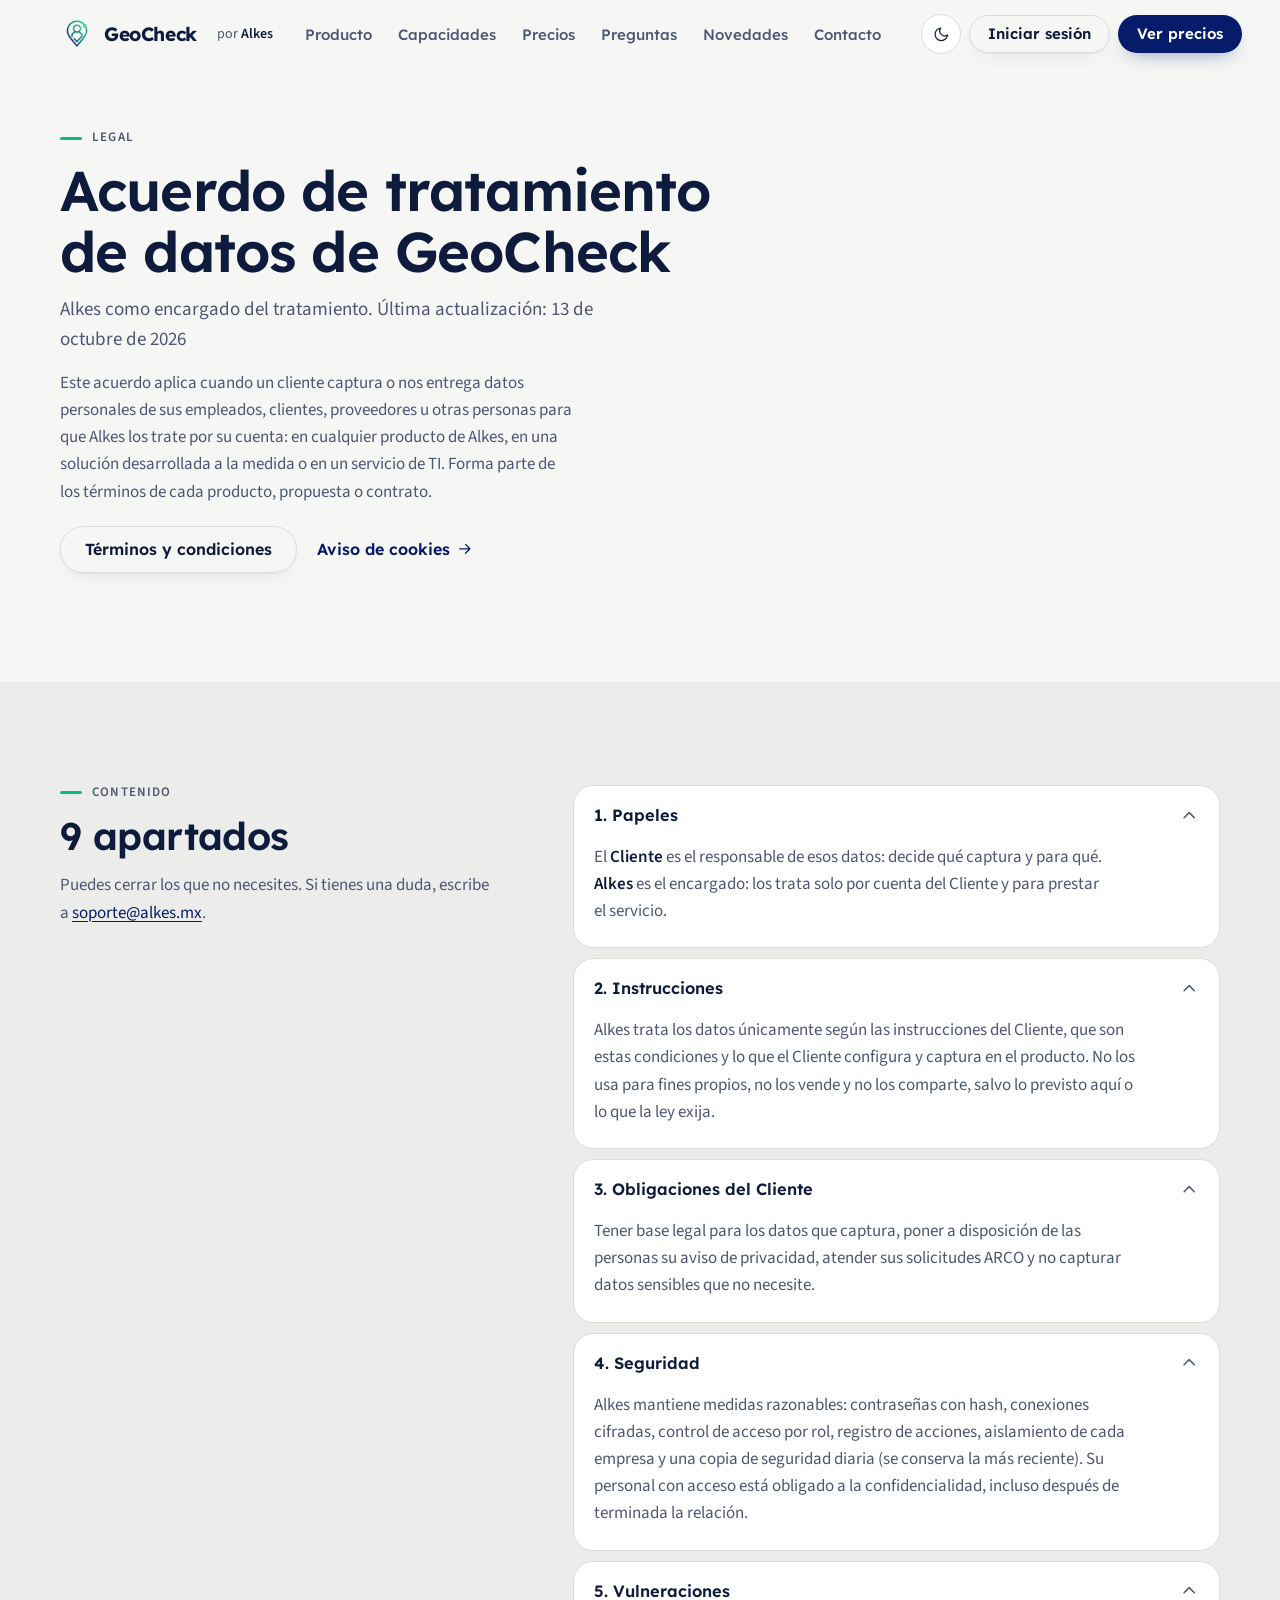
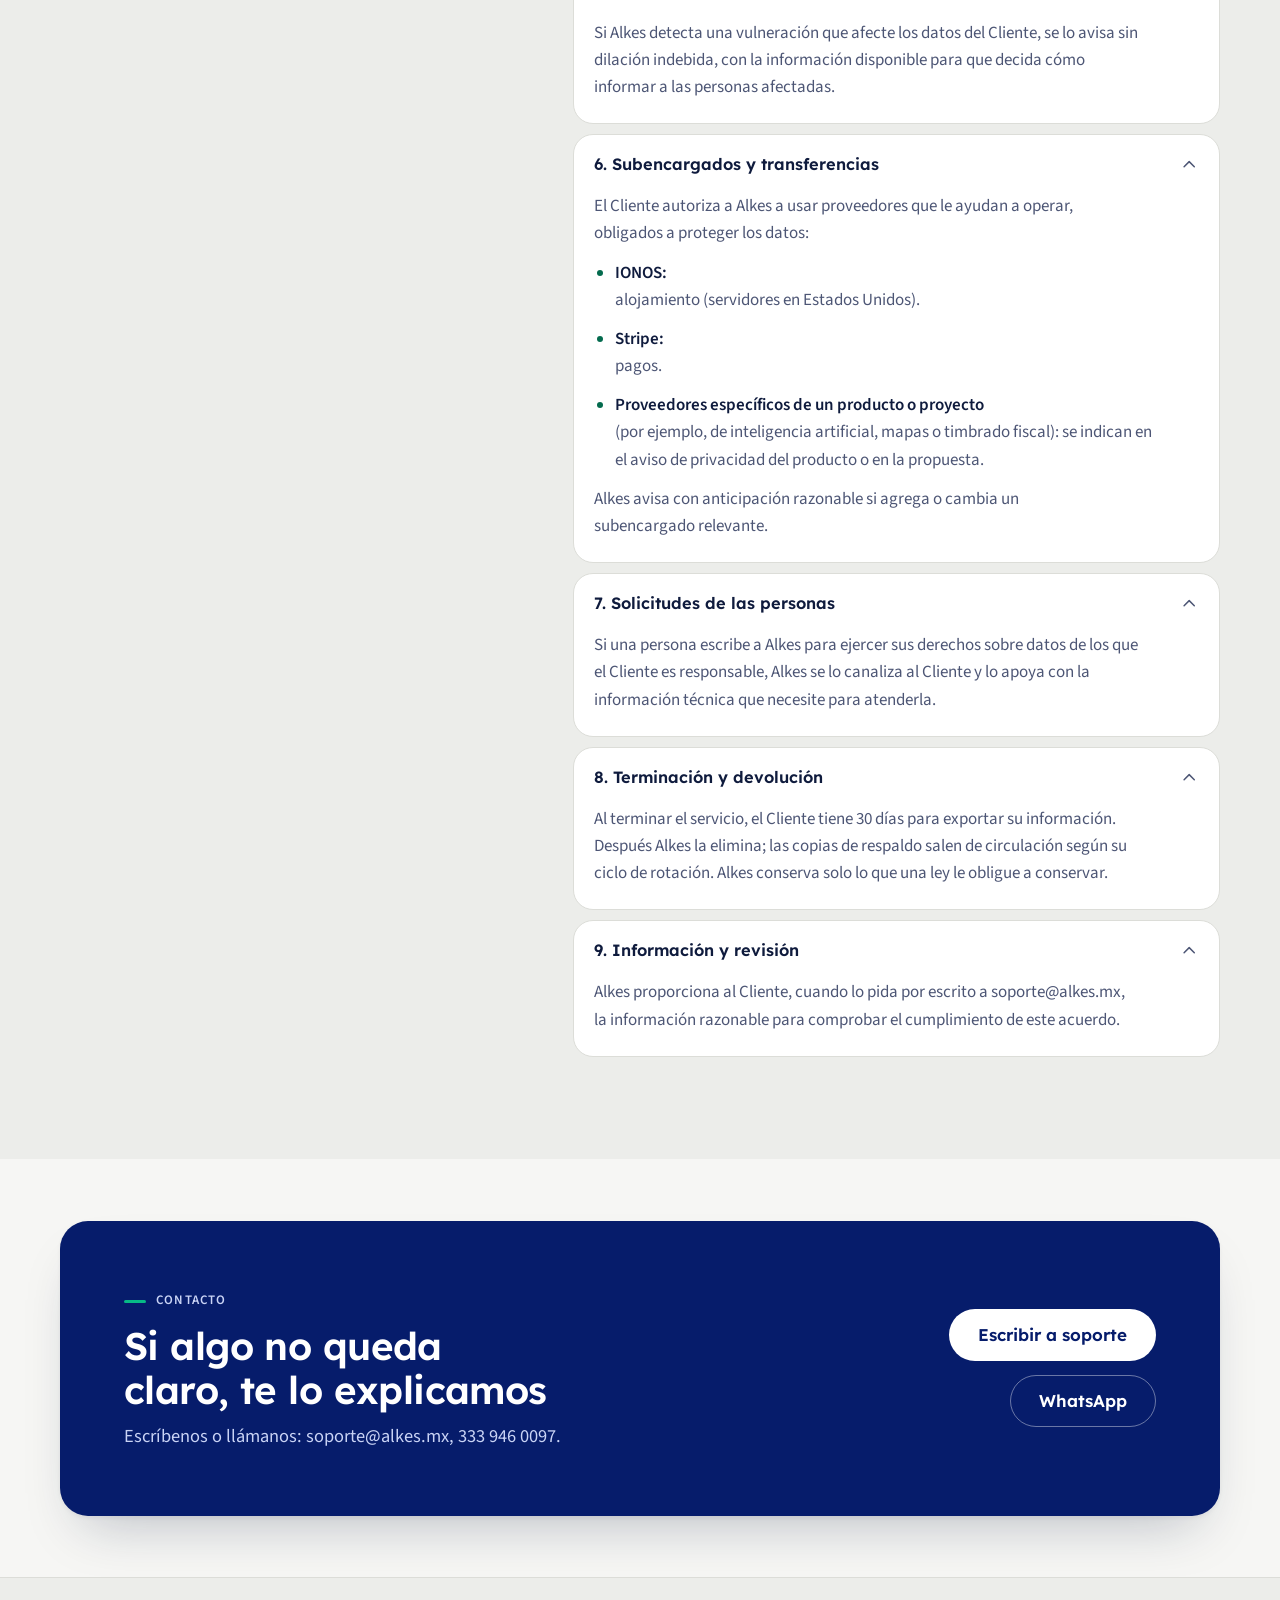
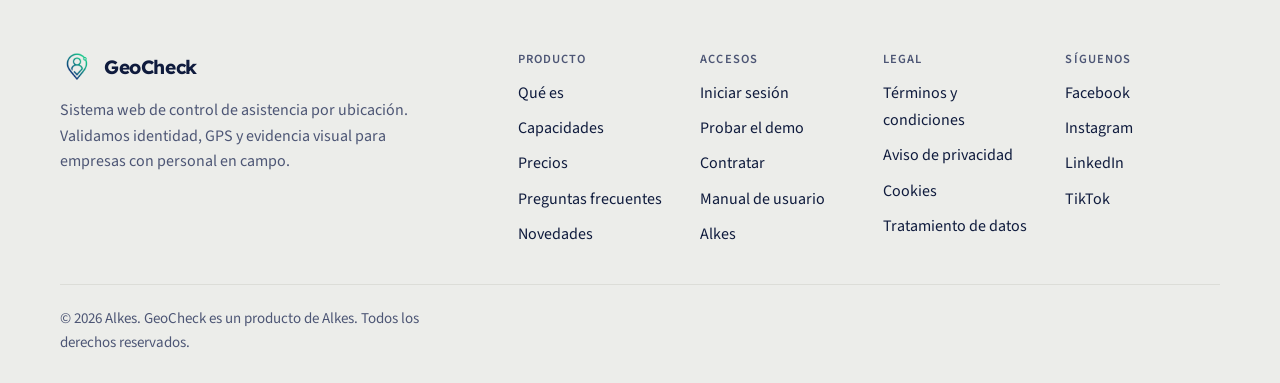
<file: encargo-de-datos.html>
<!doctype html>
<html lang="es" class="no-js">
<head>
<meta charset="utf-8">
<meta name="viewport" content="width=device-width, initial-scale=1, viewport-fit=cover">
<title>Acuerdo de tratamiento de datos de GeoCheck | GeoCheck</title>
<meta name="description" content="Acuerdo de tratamiento de datos personales de GeoCheck: Alkes como encargado.">
<meta name="author" content="Alkes">
<meta name="theme-color" content="#061c6b">
<link rel="canonical" href="https://geocheck.alkes.mx/encargo-de-datos.html">
<link rel="icon" href="/assets/img/favicon.ico" type="image/x-icon">
<link rel="apple-touch-icon" href="/assets/img/apple-touch-icon.png">
<link rel="preload" href="/assets/fonts/lexend-latin.woff2" as="font" type="font/woff2" crossorigin>
<link rel="preload" href="/assets/fonts/source-sans-3-latin.woff2" as="font" type="font/woff2" crossorigin>
<link rel="stylesheet" href="/assets/css/geocheck.css">
<link rel="stylesheet" href="/assets/css/legal.css">
<script>
(function () {
    var r = document.documentElement;
    r.className = r.className.replace('no-js', 'js');
    try {
        var t = localStorage.getItem('tema');
        if (t === 'dark' || t === 'light') { r.setAttribute('data-theme', t); }
    } catch (e) {}
})();
</script>
</head>
<body>
<a class="skip" href="#main">Saltar al contenido</a>
<header class="nav" id="nav">
    <div class="container nav__in">
        <a class="brand" href="/#inicio"><img class="logo logo--claro" src="/assets/img/logo.png" alt="" width="34" height="34"><img class="logo logo--oscuro" src="/assets/img/logo-blanco.png" alt="" width="34" height="34"><span>GeoCheck</span></a>
        <a class="brand__by" href="https://alkes.mx">por <strong>Alkes</strong></a>
        <nav class="nav__links" aria-label="Secciones">
            <a class="nav__link" href="/#producto">Producto</a>
            <a class="nav__link" href="/#capacidades">Capacidades</a>
            <a class="nav__link" href="/#precios">Precios</a>
            <a class="nav__link" href="/#preguntas">Preguntas</a>
            <a class="nav__link" href="/#novedades">Novedades</a>
            <a class="nav__link" href="/#contacto">Contacto</a>
        </nav>
        <div class="nav__actions">
            <button class="theme-toggle" type="button" data-theme-toggle aria-label="Cambiar tema"><svg class="i-moon" viewBox="0 0 24 24" fill="none" stroke="currentColor" stroke-width="1.75" stroke-linecap="round" stroke-linejoin="round" aria-hidden="true" focusable="false"><path d="M21 12.8A9 9 0 1 1 11.2 3a7 7 0 0 0 9.8 9.8Z"/></svg><svg class="i-sun" viewBox="0 0 24 24" fill="none" stroke="currentColor" stroke-width="1.75" stroke-linecap="round" stroke-linejoin="round" aria-hidden="true" focusable="false"><circle cx="12" cy="12" r="4"/><path d="M12 2v2M12 20v2M4.9 4.9l1.4 1.4M17.7 17.7l1.4 1.4M2 12h2M20 12h2M4.9 19.1l1.4-1.4M17.7 6.3l1.4-1.4"/></svg><span class="theme-toggle__label"></span></button>            <a class="btn btn--line btn--sm" href="https://app.geocheck.alkes.mx">Iniciar sesión</a>
            <a class="btn btn--primary btn--sm" href="/#precios">Ver precios</a>
        </div>
        <button class="nav__burger" type="button" id="navToggle" aria-expanded="false" aria-controls="navPanel" aria-label="Abrir menú">
            <svg class="i-menu" viewBox="0 0 24 24" fill="none" stroke="currentColor" stroke-width="1.75" stroke-linecap="round" stroke-linejoin="round" aria-hidden="true" focusable="false"><path d="M4 7h16M4 12h16M4 17h16"/></svg><svg class="i-close" viewBox="0 0 24 24" fill="none" stroke="currentColor" stroke-width="1.75" stroke-linecap="round" stroke-linejoin="round" aria-hidden="true" focusable="false"><path d="M18 6 6 18M6 6l12 12"/></svg>        </button>
    </div>
    <div class="nav__panel container" id="navPanel">
        <a class="nav__link" href="/#producto">Producto</a>
        <a class="nav__link" href="/#capacidades">Capacidades</a>
        <a class="nav__link" href="/#precios">Precios</a>
        <a class="nav__link" href="/#preguntas">Preguntas</a>
        <a class="nav__link" href="/#novedades">Novedades</a>
        <a class="nav__link" href="/#contacto">Contacto</a>
        <a class="nav__link" href="/#ecosistema">Ecosistema Alkes</a>
        <div class="nav__panel-actions">
            <button class="theme-toggle" type="button" data-theme-toggle aria-label="Cambiar tema"><svg class="i-moon" viewBox="0 0 24 24" fill="none" stroke="currentColor" stroke-width="1.75" stroke-linecap="round" stroke-linejoin="round" aria-hidden="true" focusable="false"><path d="M21 12.8A9 9 0 1 1 11.2 3a7 7 0 0 0 9.8 9.8Z"/></svg><svg class="i-sun" viewBox="0 0 24 24" fill="none" stroke="currentColor" stroke-width="1.75" stroke-linecap="round" stroke-linejoin="round" aria-hidden="true" focusable="false"><circle cx="12" cy="12" r="4"/><path d="M12 2v2M12 20v2M4.9 4.9l1.4 1.4M17.7 17.7l1.4 1.4M2 12h2M20 12h2M4.9 19.1l1.4-1.4M17.7 6.3l1.4-1.4"/></svg><span class="theme-toggle__label"></span></button>            <a class="btn btn--line" href="https://app.geocheck.alkes.mx">Iniciar sesión</a>
            <a class="btn btn--primary" href="/#precios">Ver precios</a>
        </div>
    </div>
</header>
<main id="main">
<section class="section section--tight">
    <div class="container">
        <header class="head" data-reveal>
            <p class="eyebrow">Legal</p>
            <h1>Acuerdo de tratamiento de datos de GeoCheck</h1>
            <p class="lede">Alkes como encargado del tratamiento. Última actualización: 13 de octubre de 2026</p>
            <p class="muted">Este acuerdo aplica cuando un cliente captura o nos entrega datos personales de sus empleados, clientes, proveedores u otras personas para que Alkes los trate por su cuenta: en cualquier producto de Alkes, en una solución desarrollada a la medida o en un servicio de TI. Forma parte de los términos de cada producto, propuesta o contrato.</p>
            <div class="row legal__row">
                <a class="btn btn--line" href="/terminos.html">Términos y condiciones</a>
                <a class="link" href="/cookies.html">Aviso de cookies<svg viewBox="0 0 24 24" fill="none" stroke="currentColor" stroke-width="1.75" stroke-linecap="round" stroke-linejoin="round" aria-hidden="true" focusable="false"><path d="M5 12h14M13 6l6 6-6 6"/></svg></a>
            </div>
        </header>
    </div>
</section>
<section class="section section--sunken">
    <div class="container">
        <div class="faq">
            <div class="faq__intro" data-reveal>
                <p class="eyebrow">Contenido</p>
                <h2>9 apartados</h2>
                <p class="muted">Puedes cerrar los que no necesites. Si tienes una duda, escribe a <a href="mailto:soporte@alkes.mx">soporte@alkes.mx</a>.</p>
            </div>
            <div class="faq__list" data-reveal>
                <details class="disc" open>
                    <summary class="disc__sum"><span class="disc__t">1. Papeles</span><svg class="disc__chev" viewBox="0 0 24 24" fill="none" stroke="currentColor" stroke-width="1.75" stroke-linecap="round" stroke-linejoin="round" aria-hidden="true" focusable="false"><path d="m6 9 6 6 6-6"/></svg></summary>
                    <div class="disc__body"><p>El <strong>Cliente</strong> es el responsable de esos datos: decide qué captura y para qué. <strong>Alkes</strong> es el encargado: los trata solo por cuenta del Cliente y para prestar el servicio.</p></div>
                </details>
                <details class="disc" open>
                    <summary class="disc__sum"><span class="disc__t">2. Instrucciones</span><svg class="disc__chev" viewBox="0 0 24 24" fill="none" stroke="currentColor" stroke-width="1.75" stroke-linecap="round" stroke-linejoin="round" aria-hidden="true" focusable="false"><path d="m6 9 6 6 6-6"/></svg></summary>
                    <div class="disc__body"><p>Alkes trata los datos únicamente según las instrucciones del Cliente, que son estas condiciones y lo que el Cliente configura y captura en el producto. No los usa para fines propios, no los vende y no los comparte, salvo lo previsto aquí o lo que la ley exija.</p></div>
                </details>
                <details class="disc" open>
                    <summary class="disc__sum"><span class="disc__t">3. Obligaciones del Cliente</span><svg class="disc__chev" viewBox="0 0 24 24" fill="none" stroke="currentColor" stroke-width="1.75" stroke-linecap="round" stroke-linejoin="round" aria-hidden="true" focusable="false"><path d="m6 9 6 6 6-6"/></svg></summary>
                    <div class="disc__body"><p>Tener base legal para los datos que captura, poner a disposición de las personas su aviso de privacidad, atender sus solicitudes ARCO y no capturar datos sensibles que no necesite.</p></div>
                </details>
                <details class="disc" open>
                    <summary class="disc__sum"><span class="disc__t">4. Seguridad</span><svg class="disc__chev" viewBox="0 0 24 24" fill="none" stroke="currentColor" stroke-width="1.75" stroke-linecap="round" stroke-linejoin="round" aria-hidden="true" focusable="false"><path d="m6 9 6 6 6-6"/></svg></summary>
                    <div class="disc__body"><p>Alkes mantiene medidas razonables: contraseñas con hash, conexiones cifradas, control de acceso por rol, registro de acciones, aislamiento de cada empresa y una copia de seguridad diaria (se conserva la más reciente). Su personal con acceso está obligado a la confidencialidad, incluso después de terminada la relación.</p></div>
                </details>
                <details class="disc" open>
                    <summary class="disc__sum"><span class="disc__t">5. Vulneraciones</span><svg class="disc__chev" viewBox="0 0 24 24" fill="none" stroke="currentColor" stroke-width="1.75" stroke-linecap="round" stroke-linejoin="round" aria-hidden="true" focusable="false"><path d="m6 9 6 6 6-6"/></svg></summary>
                    <div class="disc__body"><p>Si Alkes detecta una vulneración que afecte los datos del Cliente, se lo avisa sin dilación indebida, con la información disponible para que decida cómo informar a las personas afectadas.</p></div>
                </details>
                <details class="disc" open>
                    <summary class="disc__sum"><span class="disc__t">6. Subencargados y transferencias</span><svg class="disc__chev" viewBox="0 0 24 24" fill="none" stroke="currentColor" stroke-width="1.75" stroke-linecap="round" stroke-linejoin="round" aria-hidden="true" focusable="false"><path d="m6 9 6 6 6-6"/></svg></summary>
                    <div class="disc__body"><p>El Cliente autoriza a Alkes a usar proveedores que le ayudan a operar, obligados a proteger los datos:</p>
<ul><li><strong>IONOS:</strong> alojamiento (servidores en Estados Unidos).</li><li><strong>Stripe:</strong> pagos.</li><li><strong>Proveedores específicos de un producto o proyecto</strong> (por ejemplo, de inteligencia artificial, mapas o timbrado fiscal): se indican en el aviso de privacidad del producto o en la propuesta.</li></ul>
<p>Alkes avisa con anticipación razonable si agrega o cambia un subencargado relevante.</p></div>
                </details>
                <details class="disc" open>
                    <summary class="disc__sum"><span class="disc__t">7. Solicitudes de las personas</span><svg class="disc__chev" viewBox="0 0 24 24" fill="none" stroke="currentColor" stroke-width="1.75" stroke-linecap="round" stroke-linejoin="round" aria-hidden="true" focusable="false"><path d="m6 9 6 6 6-6"/></svg></summary>
                    <div class="disc__body"><p>Si una persona escribe a Alkes para ejercer sus derechos sobre datos de los que el Cliente es responsable, Alkes se lo canaliza al Cliente y lo apoya con la información técnica que necesite para atenderla.</p></div>
                </details>
                <details class="disc" open>
                    <summary class="disc__sum"><span class="disc__t">8. Terminación y devolución</span><svg class="disc__chev" viewBox="0 0 24 24" fill="none" stroke="currentColor" stroke-width="1.75" stroke-linecap="round" stroke-linejoin="round" aria-hidden="true" focusable="false"><path d="m6 9 6 6 6-6"/></svg></summary>
                    <div class="disc__body"><p>Al terminar el servicio, el Cliente tiene 30 días para exportar su información. Después Alkes la elimina; las copias de respaldo salen de circulación según su ciclo de rotación. Alkes conserva solo lo que una ley le obligue a conservar.</p></div>
                </details>
                <details class="disc" open>
                    <summary class="disc__sum"><span class="disc__t">9. Información y revisión</span><svg class="disc__chev" viewBox="0 0 24 24" fill="none" stroke="currentColor" stroke-width="1.75" stroke-linecap="round" stroke-linejoin="round" aria-hidden="true" focusable="false"><path d="m6 9 6 6 6-6"/></svg></summary>
                    <div class="disc__body"><p>Alkes proporciona al Cliente, cuando lo pida por escrito a soporte@alkes.mx, la información razonable para comprobar el cumplimiento de este acuerdo.</p></div>
                </details>
            </div>
        </div>
    </div>
</section>
<section class="section section--tight">
    <div class="container">
        <div class="cta" data-reveal>
            <div>
                <p class="eyebrow">Contacto</p>
                <h2>Si algo no queda claro, te lo explicamos</h2>
                <p class="lede">Escríbenos o llámanos: soporte@alkes.mx, 333 946 0097.</p>
            </div>
            <div class="cta__act">
                <a class="btn btn--cta btn--lg" href="mailto:soporte@alkes.mx">Escribir a soporte</a>
                <a class="btn btn--line btn--lg" href="https://wa.me/523339460097">WhatsApp</a>
            </div>
        </div>
    </div>
</section>
</main>
<footer class="footer">
    <div class="container footer__top">
        <div class="footer__brand">
            <span class="brand"><img class="logo logo--claro" src="/assets/img/logo.png" alt="" width="34" height="34"><img class="logo logo--oscuro" src="/assets/img/logo-blanco.png" alt="" width="34" height="34"><span>GeoCheck</span></span>
            <p>Sistema web de control de asistencia por ubicación. Validamos identidad, GPS y evidencia visual para empresas con personal en campo.</p>
        </div>
        <div class="footer__cols">
            <div class="footer__col">
                <h2 class="footer__h">Producto</h2>
                <ul>
                    <li><a href="/#producto">Qué es</a></li>
                    <li><a href="/#capacidades">Capacidades</a></li>
                    <li><a href="/#precios">Precios</a></li>
                    <li><a href="/#preguntas">Preguntas frecuentes</a></li>
                    <li><a href="/#novedades">Novedades</a></li>
                                    </ul>
            </div>
            <div class="footer__col">
                <h2 class="footer__h">Accesos</h2>
                <ul>
                    <li><a href="https://app.geocheck.alkes.mx">Iniciar sesión</a></li>
                    <li><a href="https://app.geocheck.alkes.mx" data-open-demo>Probar el demo</a></li>
                    <li><a href="https://contratar.alkes.mx">Contratar</a></li>
                    <li><a href="manual.html">Manual de usuario</a></li>
                    <li><a href="https://alkes.mx">Alkes</a></li>
                </ul>
            </div>
            <div class="footer__col">
                <h2 class="footer__h">Legal</h2>
                <ul>
                    <li><a href="/terminos.html">Términos y condiciones</a></li>
                    <li><a href="/privacidad.html">Aviso de privacidad</a></li>
                    <li><a href="/cookies.html">Cookies</a></li>
                    <li><a href="/encargo-de-datos.html">Tratamiento de datos</a></li>
                </ul>
            </div>
            <div class="footer__col">
                <h2 class="footer__h">Síguenos</h2>
                <ul>
                                        <li><a href="https://www.facebook.com/alkes.mx" target="_blank" rel="noopener">Facebook</a></li>
                                        <li><a href="https://www.instagram.com/alkes.mx" target="_blank" rel="noopener">Instagram</a></li>
                                        <li><a href="https://www.linkedin.com/company/alkes-mx" target="_blank" rel="noopener">LinkedIn</a></li>
                                        <li><a href="https://www.tiktok.com/@alkes.mx" target="_blank" rel="noopener">TikTok</a></li>
                                    </ul>
            </div>
        </div>
    </div>
    <div class="container">
        <div class="footer__bot">
            <p>© 2026 Alkes. GeoCheck es un producto de Alkes. Todos los derechos reservados.</p>
        </div>
    </div>
</footer>
<script src="/assets/js/geocheck.js" defer></script>
</body>
</html>
</file>
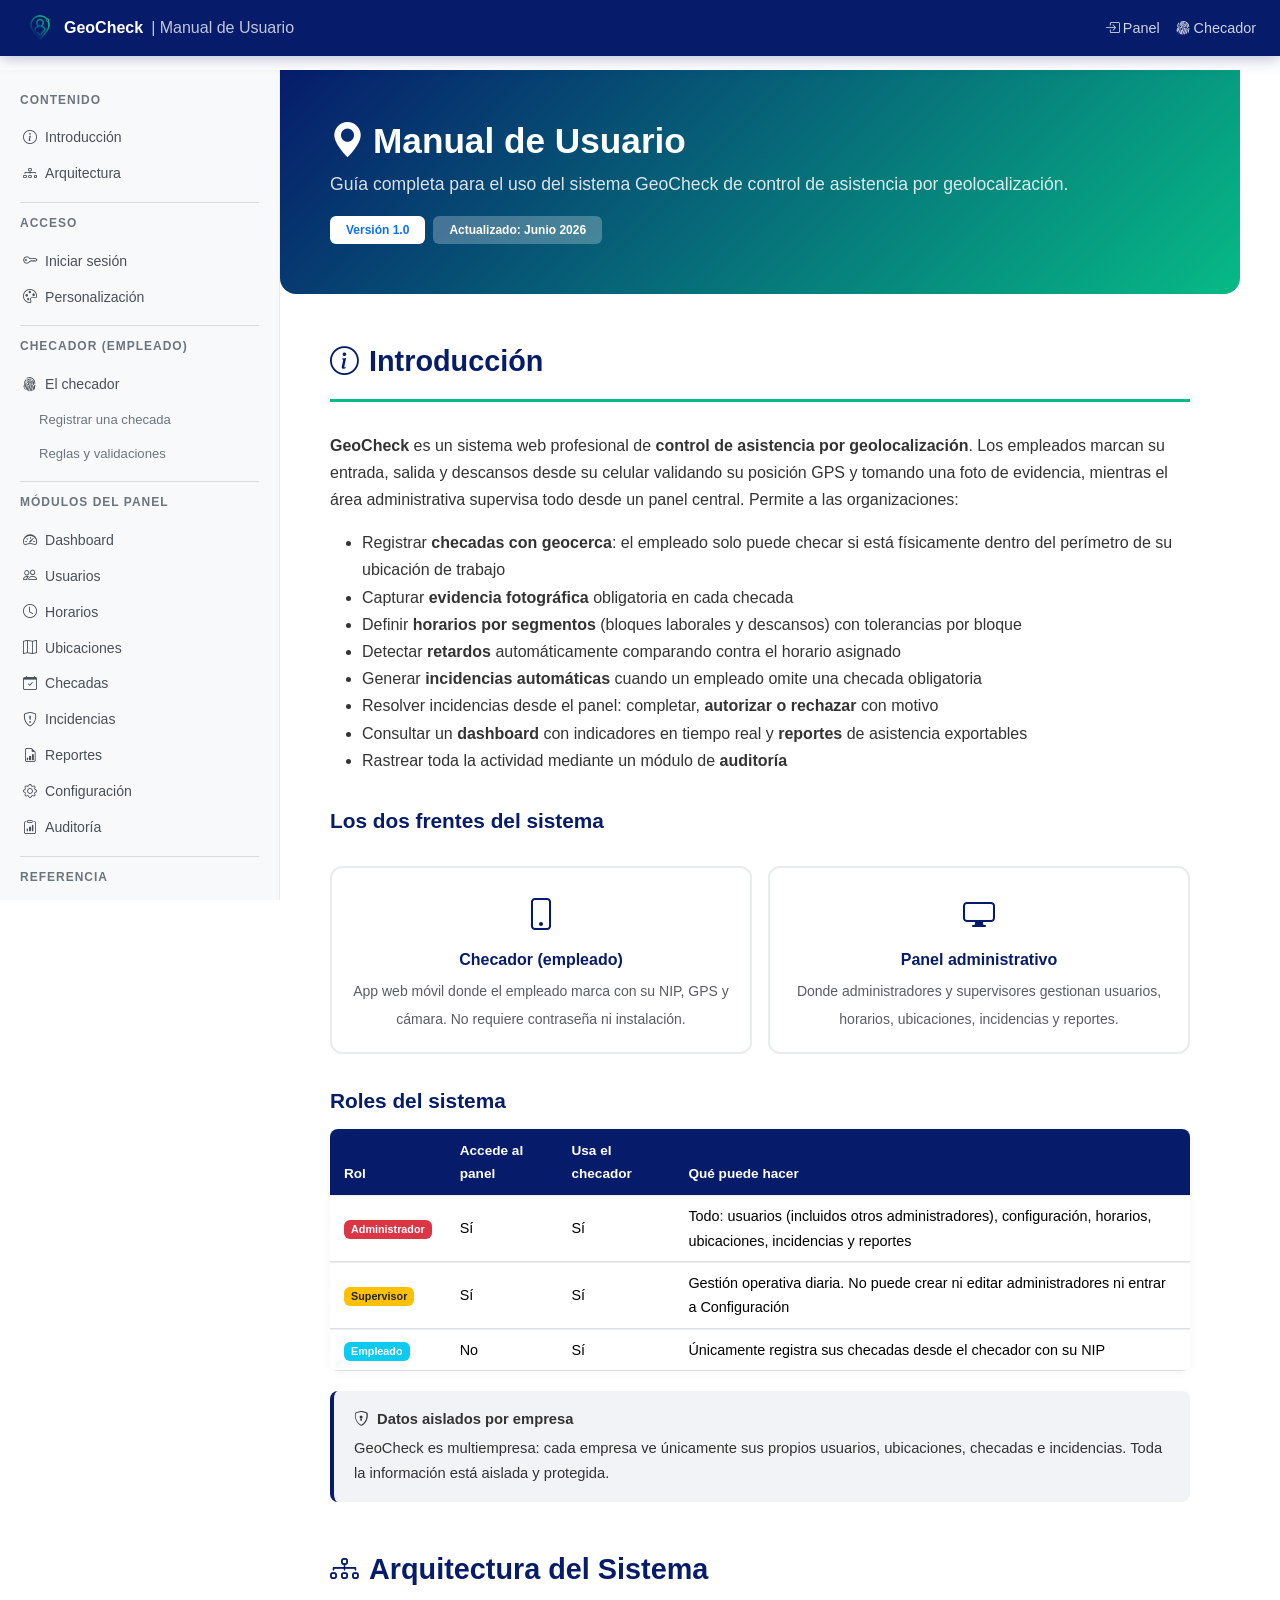
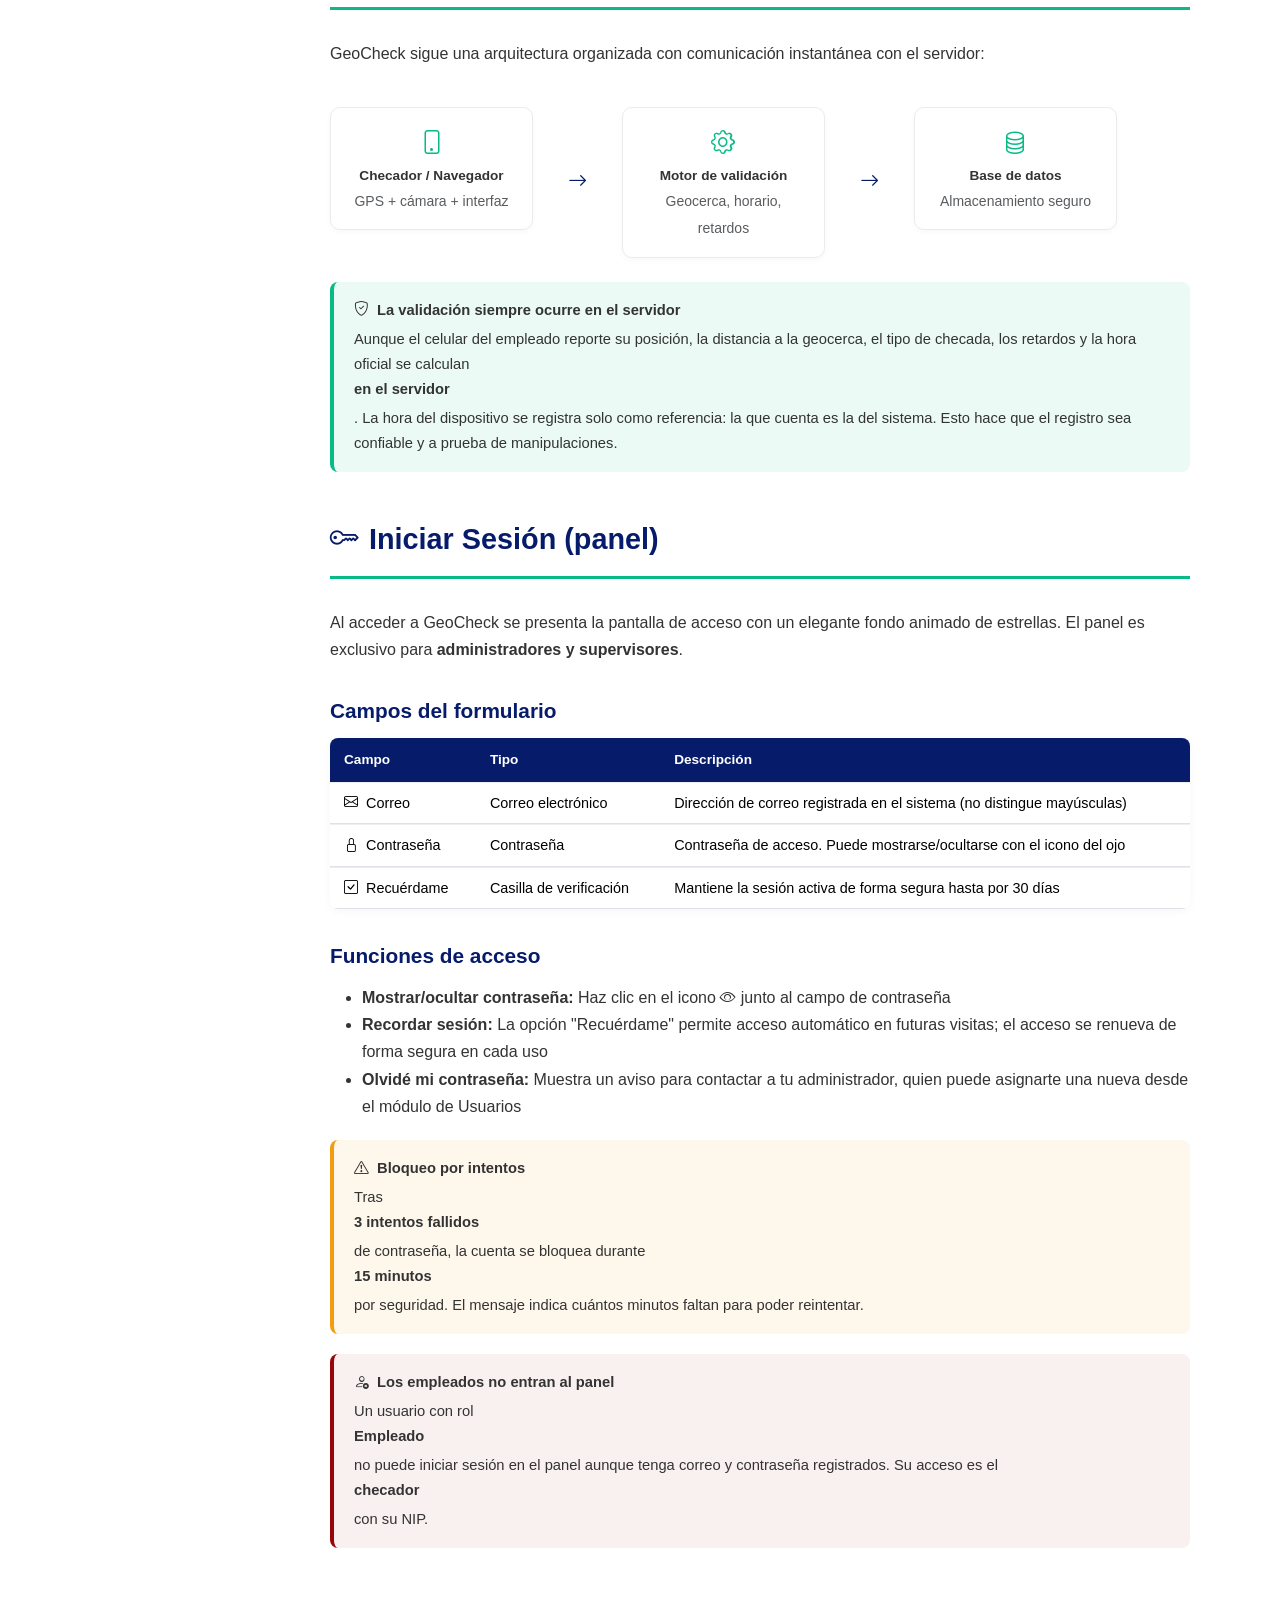
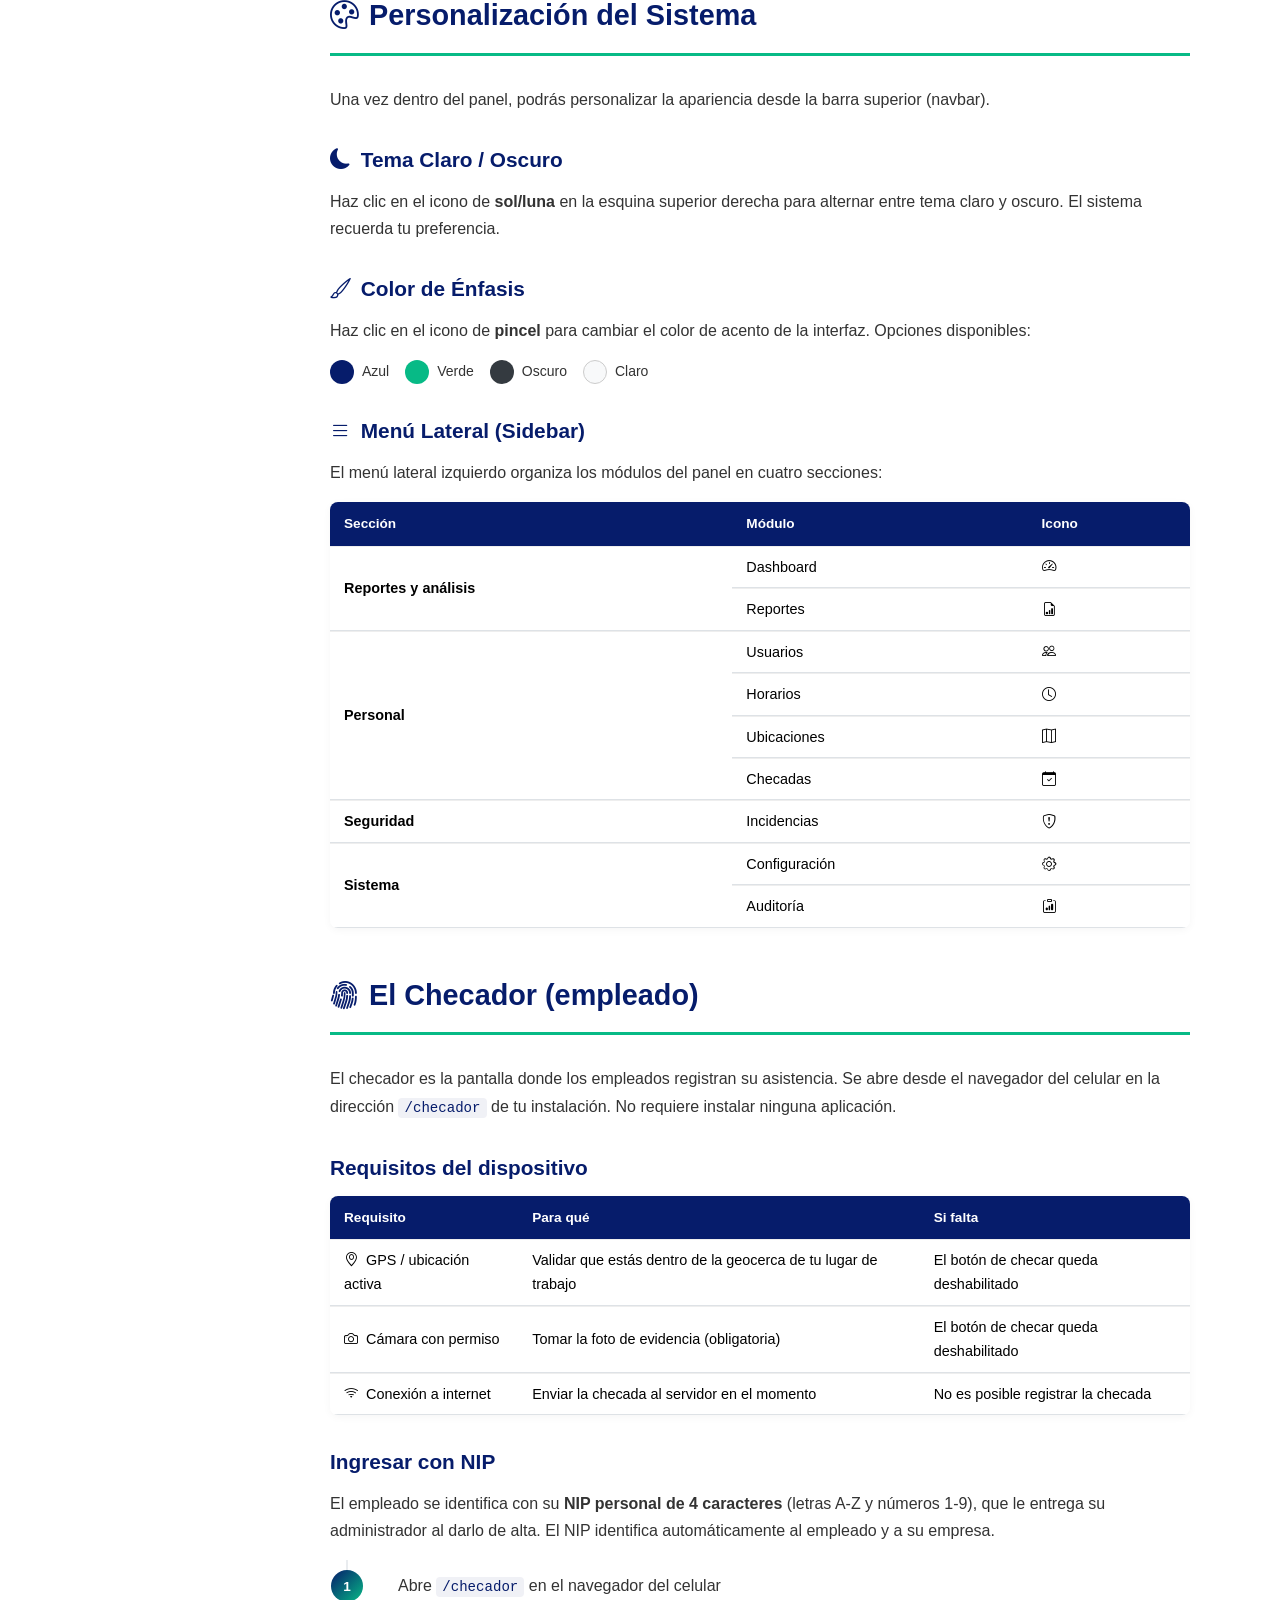
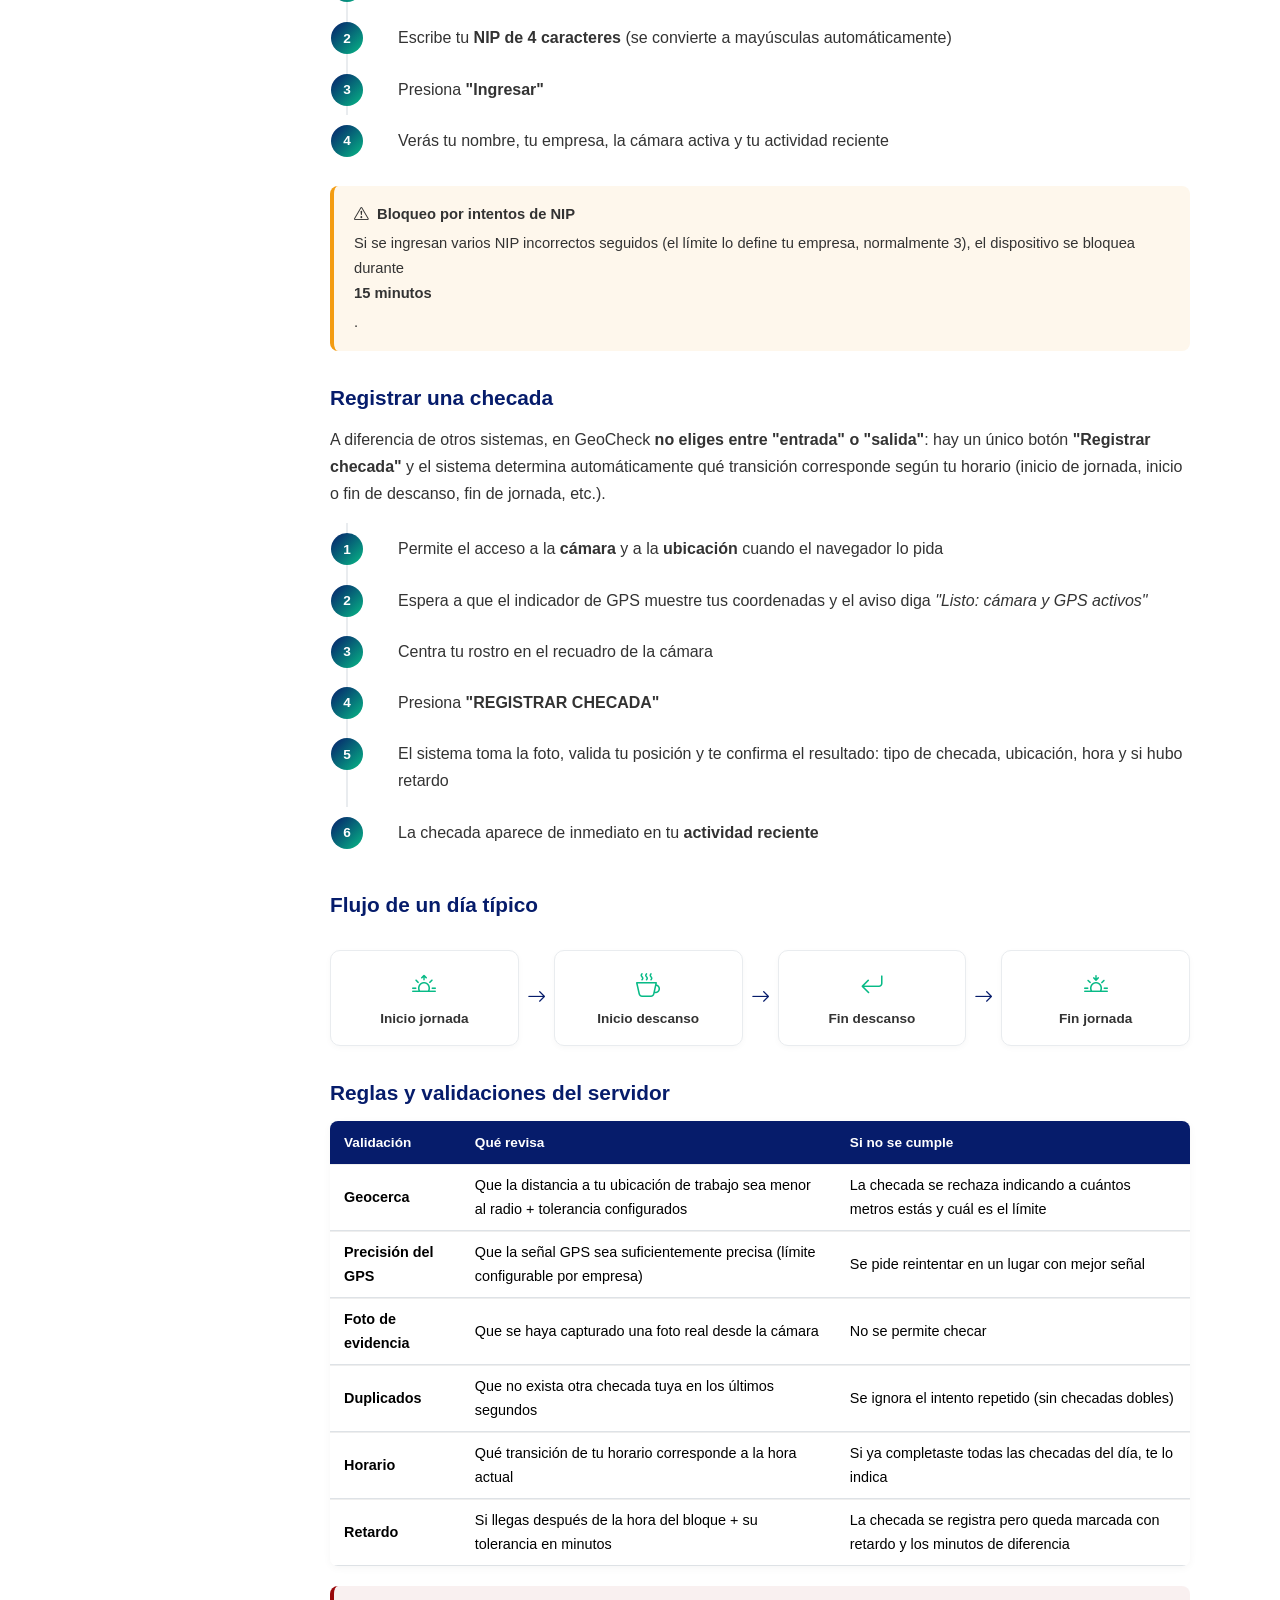
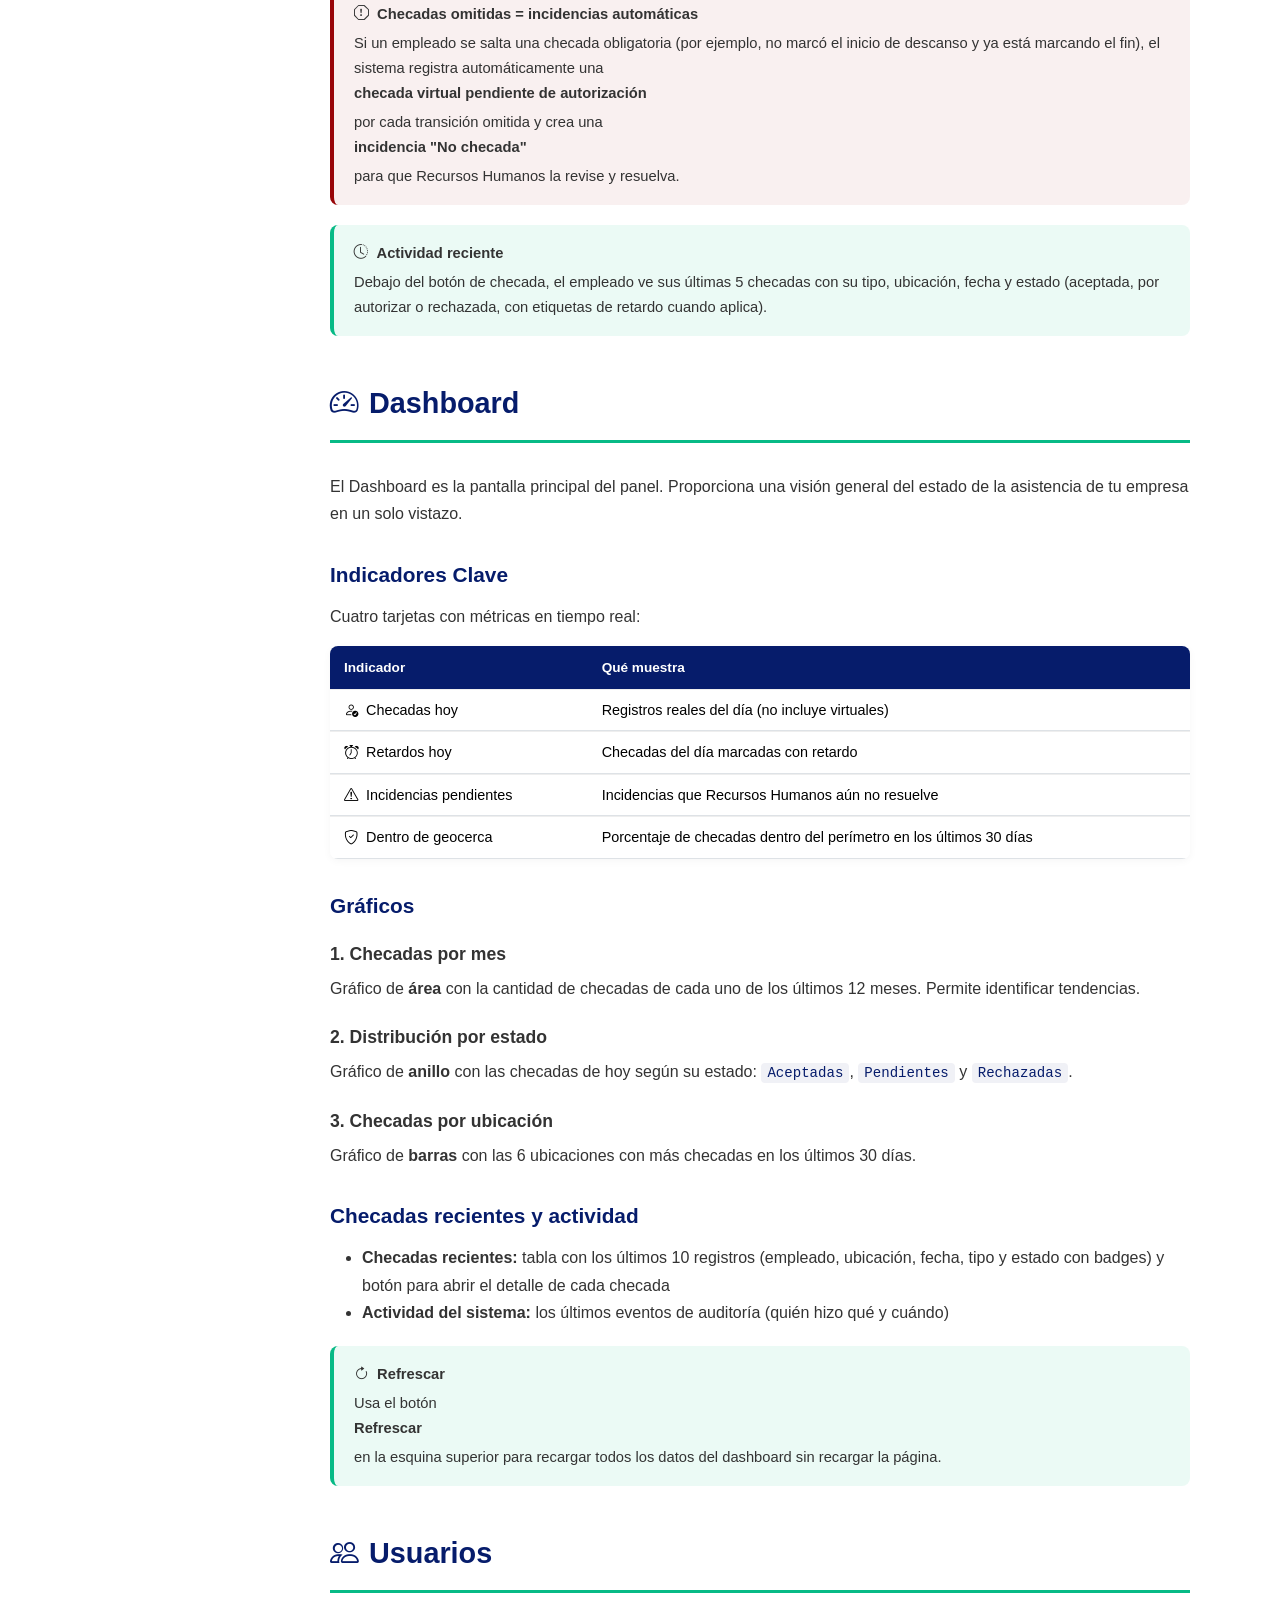
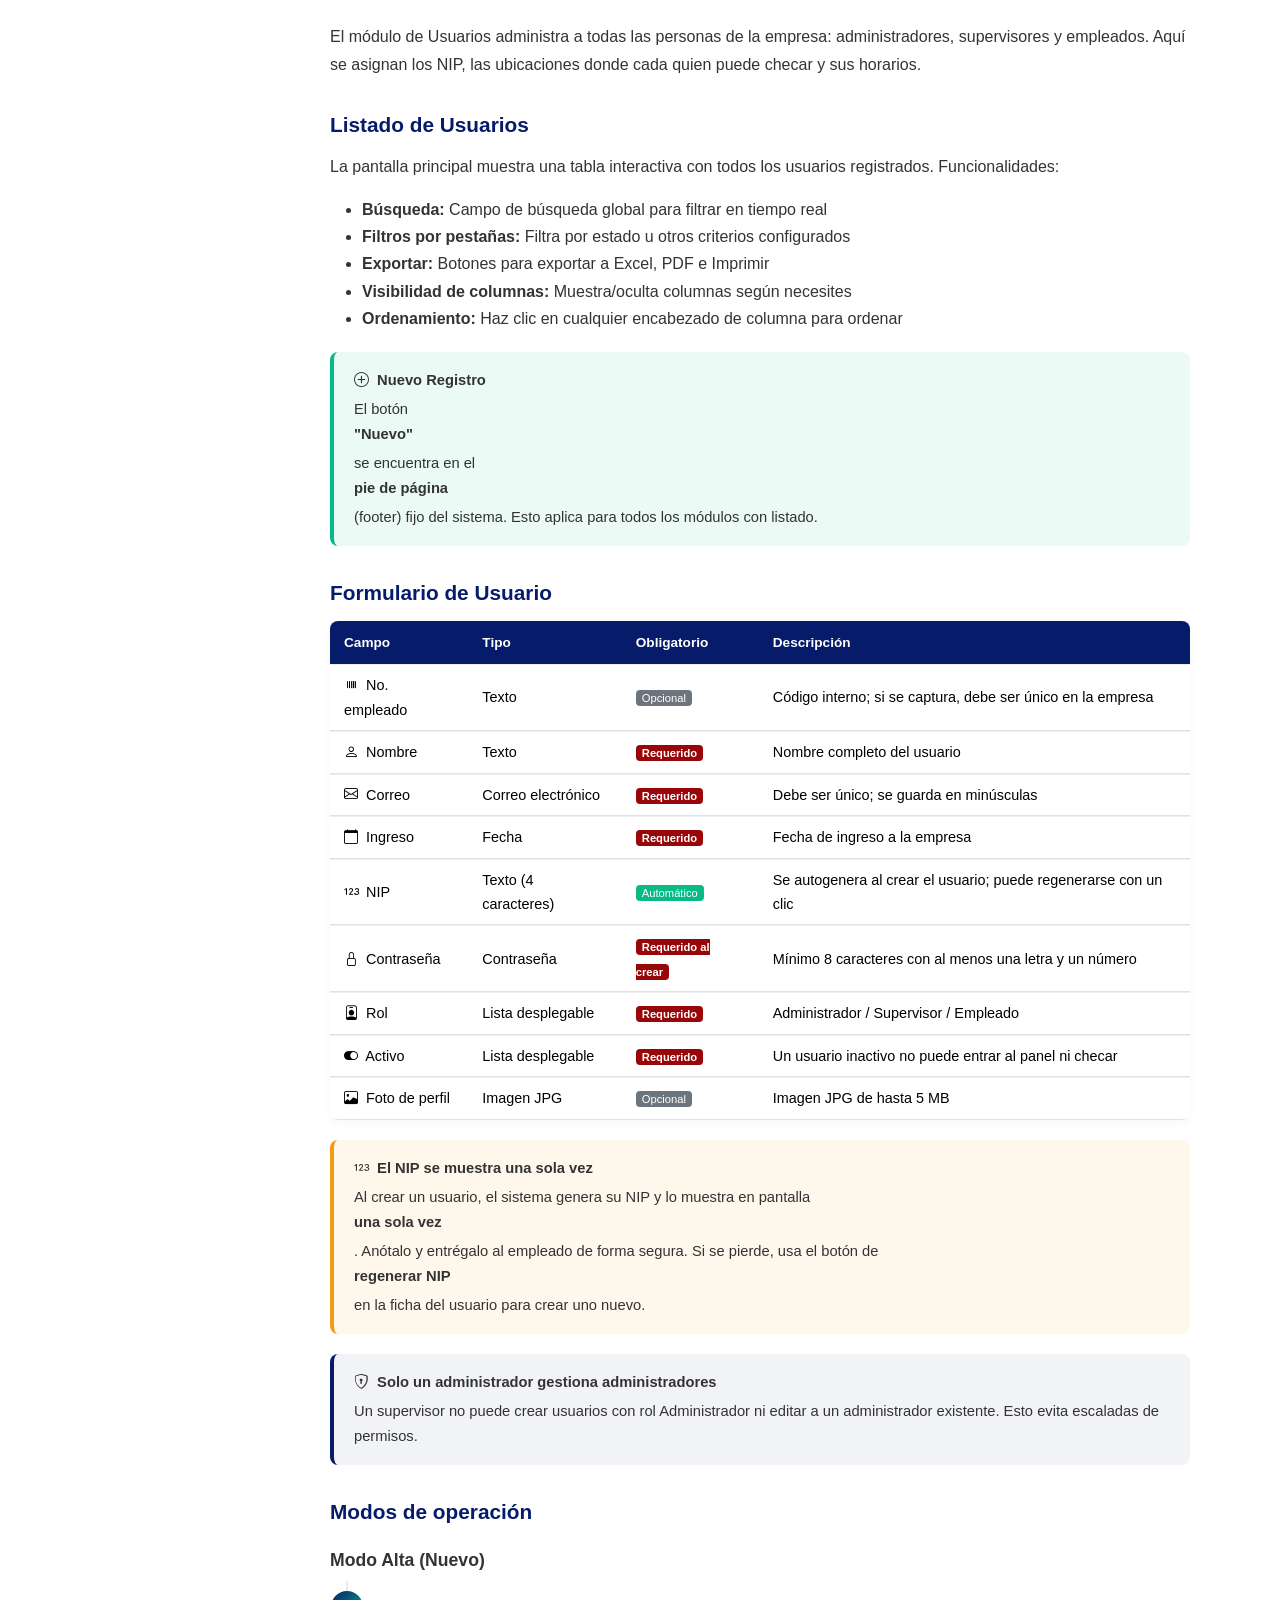
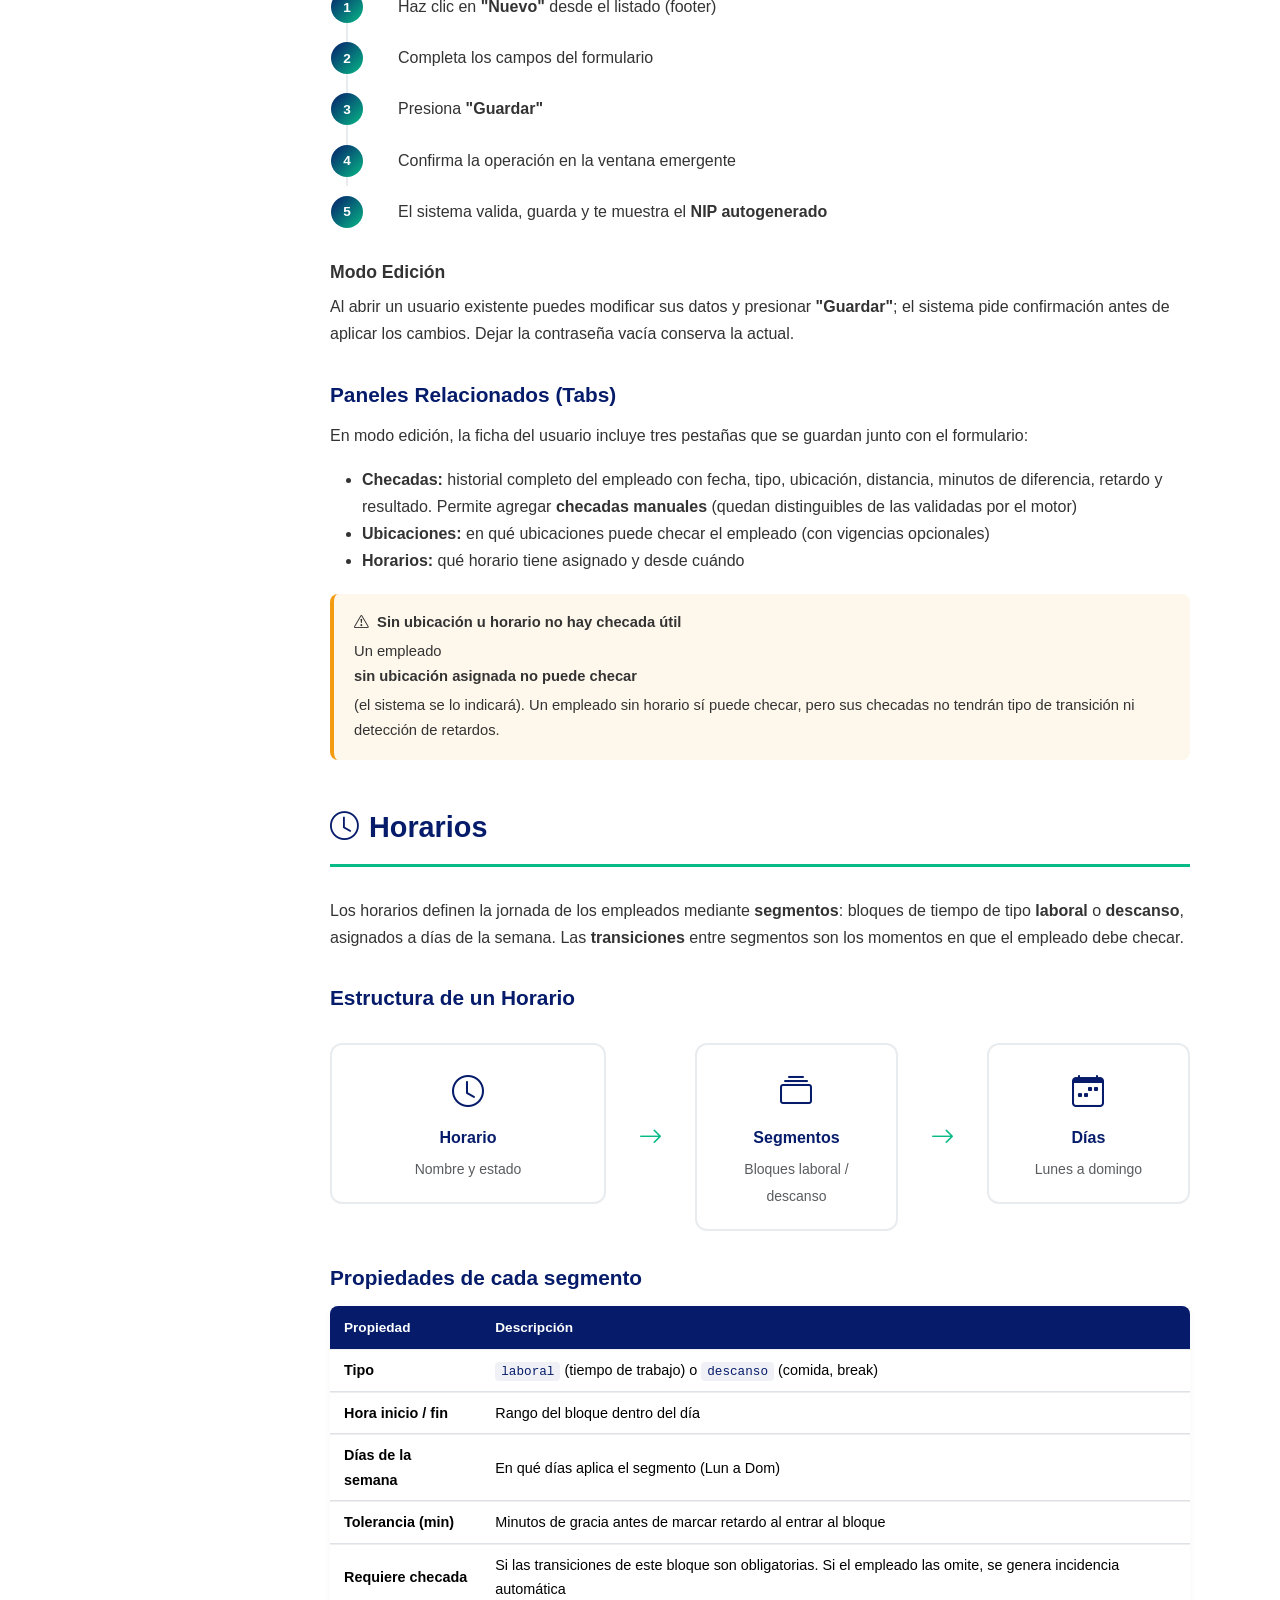
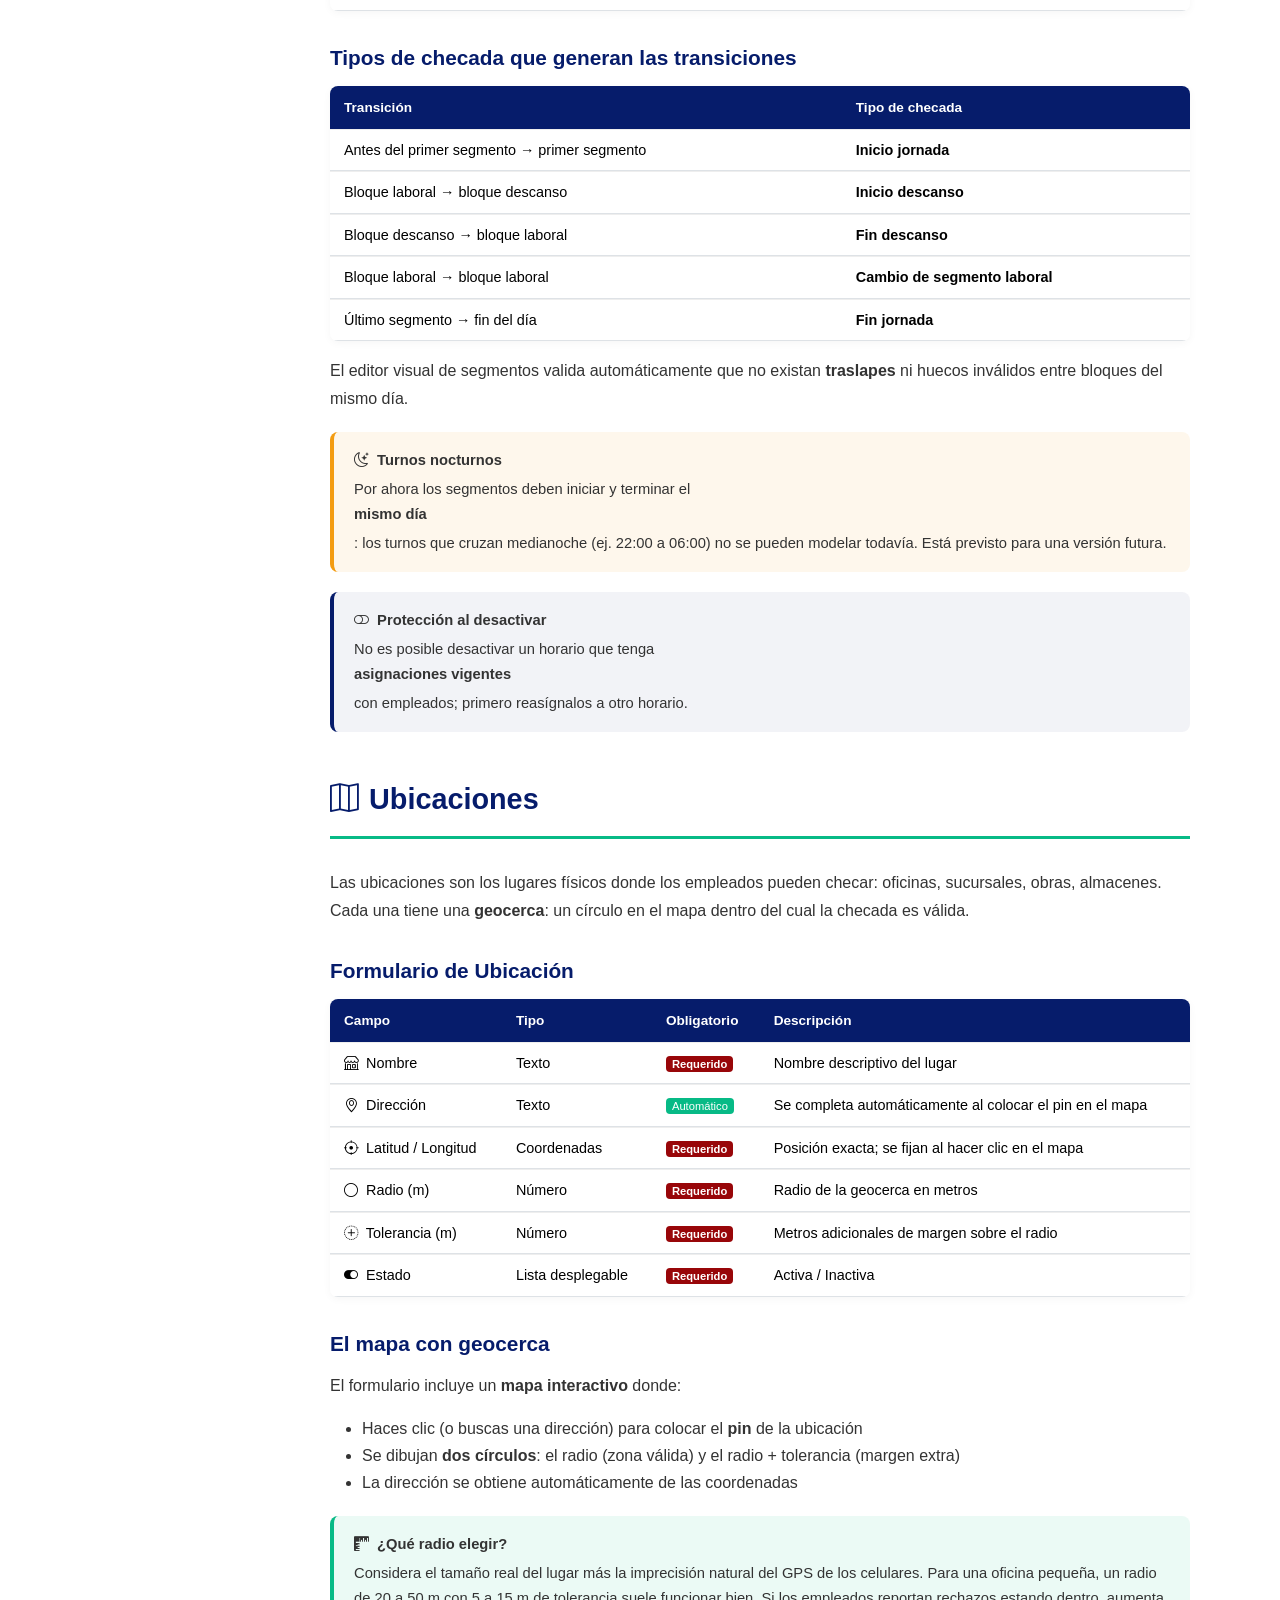
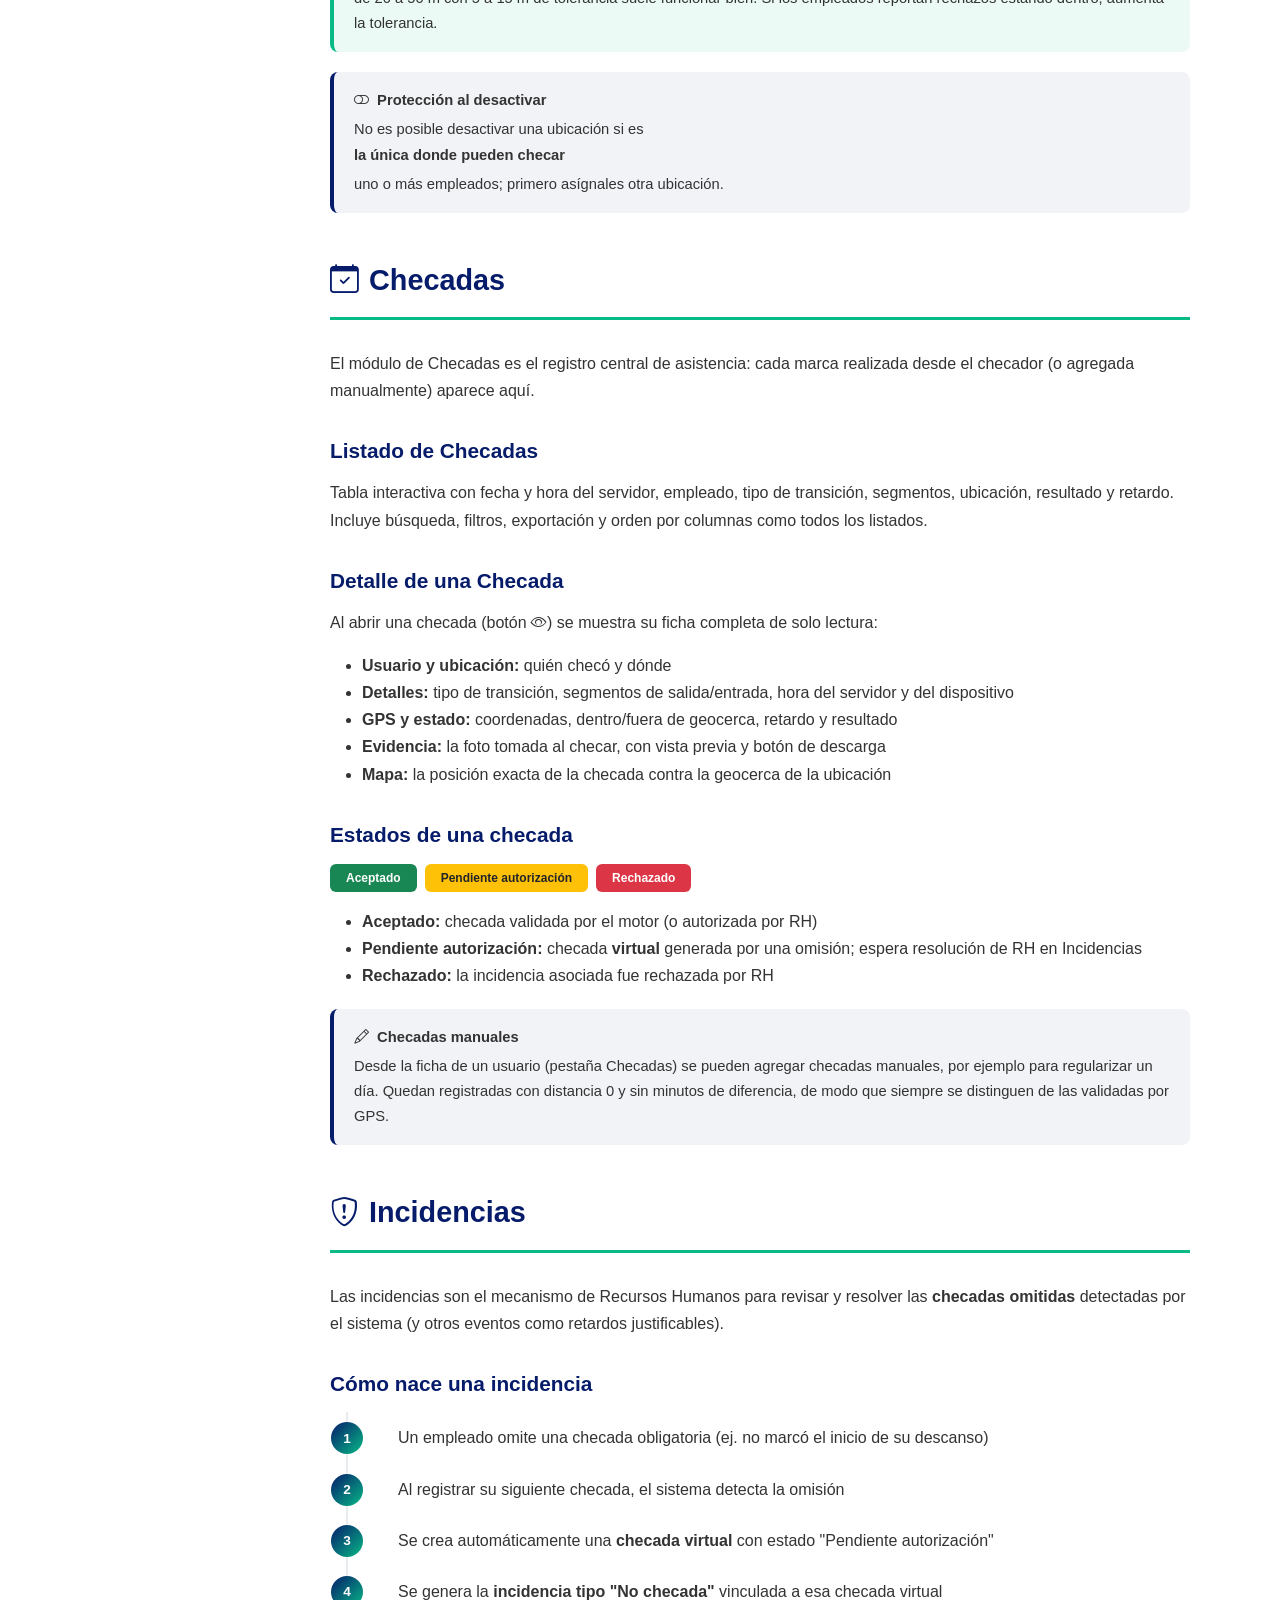
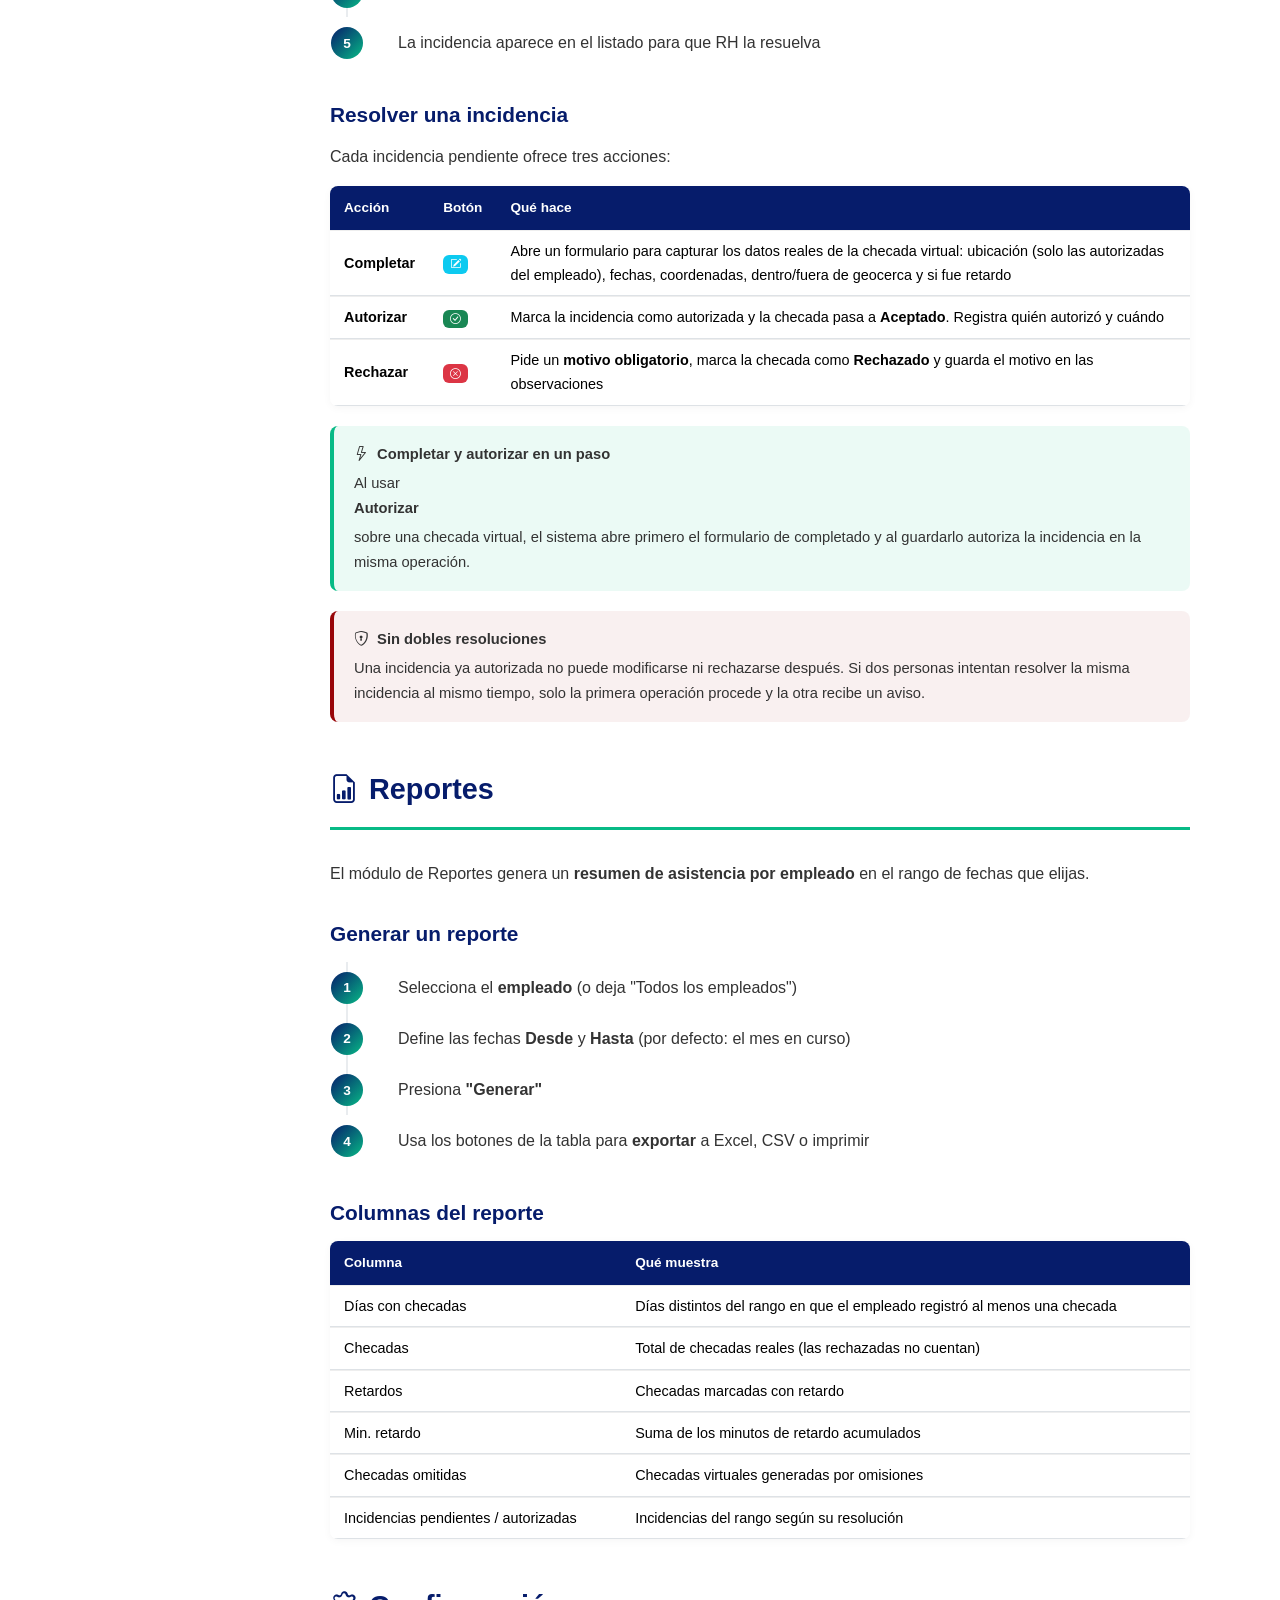
<file: manual.html>
<!doctype html>
<html lang="es">
<head>
    <meta charset="utf-8">
    <meta name="viewport" content="width=device-width, initial-scale=1">
    <title>GeoCheck | Manual de Usuario</title>
    <meta name="description" content="Manual de usuario completo del sistema GeoCheck para el control de asistencia por geolocalización.">
    <meta name="robots" content="noindex, nofollow">
    <link rel="icon" href="assets/img/favicon.ico" type="image/x-icon">
    <link href="https://cdn.jsdelivr.net/npm/bootstrap@5.3.0/dist/css/bootstrap.min.css" rel="stylesheet">
    <link rel="stylesheet" href="https://cdn.jsdelivr.net/npm/bootstrap-icons@1.10.0/font/bootstrap-icons.css">
    <style>
        :root {
            --primary-color: #061c6b;
            --accent-color: #07ba86;
            --danger-color: #980609;
            --brand-gradient: linear-gradient(135deg, #061c6b 0%, #07ba86 100%);
        }

        html { scroll-behavior: smooth; scroll-padding-top: 80px; }

        body {
            font-family: "Segoe UI", Roboto, "Helvetica Neue", Arial, sans-serif;
            color: #333;
            line-height: 1.7;
        }

        /* Navbar fija */
        .manual-navbar {
            background: var(--primary-color);
            position: fixed;
            top: 0;
            left: 0;
            right: 0;
            z-index: 1040;
            padding: 12px 0;
            box-shadow: 0 2px 15px rgba(6, 28, 107, 0.3);
        }

        .manual-navbar .navbar-brand { color: #fff !important; font-weight: 700; }
        .manual-navbar .nav-link { color: rgba(255,255,255,0.8) !important; font-size: 0.9rem; }
        .manual-navbar .nav-link:hover { color: var(--accent-color) !important; }

        /* Sidebar TOC */
        .toc-sidebar {
            position: fixed;
            top: 70px;
            left: 0;
            width: 280px;
            height: calc(100vh - 70px);
            overflow-y: auto;
            background: #f8f9fa;
            border-right: 1px solid #e9ecef;
            padding: 20px 0;
            z-index: 1030;
            scrollbar-width: thin;
        }

        .toc-sidebar .toc-title {
            font-size: 0.75rem;
            text-transform: uppercase;
            letter-spacing: 1px;
            color: #6c757d;
            padding: 0 20px;
            margin-bottom: 10px;
            font-weight: 700;
        }

        .toc-sidebar a {
            display: block;
            padding: 6px 20px;
            color: #495057;
            text-decoration: none;
            font-size: 0.88rem;
            border-left: 3px solid transparent;
            transition: all 0.2s;
        }

        .toc-sidebar a:hover,
        .toc-sidebar a.active {
            background: rgba(7, 186, 134, 0.08);
            color: var(--primary-color);
            border-left-color: var(--accent-color);
            font-weight: 600;
        }

        .toc-sidebar a.sub { padding-left: 36px; font-size: 0.82rem; color: #6c757d; }
        .toc-sidebar a.sub:hover { color: var(--primary-color); }

        .toc-sidebar hr { margin: 10px 20px; opacity: 0.15; }

        /* Contenido principal */
        .manual-content {
            margin-left: 280px;
            margin-top: 70px;
            padding: 40px 50px 80px;
            max-width: 960px;
        }

        /* Secciones */
        .section-header {
            border-bottom: 3px solid var(--accent-color);
            padding-bottom: 12px;
            margin-bottom: 30px;
            margin-top: 50px;
        }

        .section-header:first-of-type { margin-top: 0; }

        .section-header h2 {
            color: var(--primary-color);
            font-weight: 700;
            font-size: 1.8rem;
        }

        .section-header h2 i { margin-right: 10px; }

        h3 {
            color: var(--primary-color);
            font-weight: 600;
            font-size: 1.3rem;
            margin-top: 35px;
            margin-bottom: 15px;
        }

        h4 {
            font-weight: 600;
            font-size: 1.1rem;
            margin-top: 25px;
            margin-bottom: 10px;
            color: #333;
        }

        /* Tarjetas de tip/nota/importante */
        .tip-box {
            border-radius: 8px;
            padding: 16px 20px;
            margin: 20px 0;
            font-size: 0.92rem;
        }

        .tip-box.tip {
            background: rgba(7, 186, 134, 0.08);
            border-left: 4px solid var(--accent-color);
        }

        .tip-box.warning {
            background: rgba(243, 156, 18, 0.08);
            border-left: 4px solid #f39c12;
        }

        .tip-box.danger {
            background: rgba(152, 6, 9, 0.06);
            border-left: 4px solid var(--danger-color);
        }

        .tip-box.info {
            background: rgba(6, 28, 107, 0.05);
            border-left: 4px solid var(--primary-color);
        }

        .tip-box strong { display: block; margin-bottom: 4px; }

        /* Tablas de referencia */
        .ref-table {
            font-size: 0.9rem;
            border-collapse: separate;
            border-spacing: 0;
            border-radius: 8px;
            overflow: hidden;
            box-shadow: 0 2px 8px rgba(0,0,0,0.04);
        }

        .ref-table thead th {
            background: var(--primary-color);
            color: white;
            font-weight: 600;
            border: none;
            padding: 10px 14px;
            font-size: 0.85rem;
        }

        .ref-table tbody td {
            padding: 8px 14px;
            border-top: 1px solid #eee;
            vertical-align: middle;
        }

        .ref-table tbody tr:hover { background: rgba(7, 186, 134, 0.04); }

        /* Badges de campo */
        .badge-required {
            background: var(--danger-color);
            color: white;
            font-size: 0.7rem;
            padding: 2px 6px;
            border-radius: 4px;
            font-weight: 600;
        }

        .badge-optional {
            background: #6c757d;
            color: white;
            font-size: 0.7rem;
            padding: 2px 6px;
            border-radius: 4px;
        }

        .badge-auto {
            background: var(--accent-color);
            color: white;
            font-size: 0.7rem;
            padding: 2px 6px;
            border-radius: 4px;
        }

        /* Steps / pasos */
        .step-list {
            counter-reset: step-counter;
            list-style: none;
            padding: 0;
        }

        .step-list li {
            counter-increment: step-counter;
            padding: 12px 0 12px 50px;
            position: relative;
            border-left: 2px solid #e9ecef;
            margin-left: 16px;
        }

        .step-list li::before {
            content: counter(step-counter);
            position: absolute;
            left: -17px;
            top: 10px;
            width: 32px;
            height: 32px;
            background: var(--brand-gradient);
            color: white;
            border-radius: 50%;
            display: flex;
            align-items: center;
            justify-content: center;
            font-weight: 700;
            font-size: 0.85rem;
        }

        .step-list li:last-child { border-left-color: transparent; }

        /* Inline code */
        code {
            background: rgba(6, 28, 107, 0.06);
            color: var(--primary-color);
            padding: 2px 6px;
            border-radius: 4px;
            font-size: 0.88em;
        }

        /* Keyboard shortcuts */
        kbd {
            background: #333;
            color: white;
            padding: 2px 8px;
            border-radius: 4px;
            font-size: 0.82em;
        }

        /* Diagrama relaciones */
        .relation-box {
            background: white;
            border: 2px solid #e9ecef;
            border-radius: 12px;
            padding: 20px;
            text-align: center;
            transition: all 0.3s;
        }

        .relation-box:hover {
            border-color: var(--accent-color);
            box-shadow: 0 4px 15px rgba(7, 186, 134, 0.1);
        }

        .relation-box i { font-size: 2rem; color: var(--primary-color); }
        .relation-box h6 { margin-top: 8px; font-weight: 700; color: var(--primary-color); }

        .relation-arrow {
            display: flex;
            align-items: center;
            justify-content: center;
            color: var(--accent-color);
            font-size: 1.5rem;
        }

        /* Footer */
        .manual-footer {
            margin-left: 280px;
            background: var(--primary-color);
            color: rgba(255,255,255,0.7);
            padding: 20px 50px;
            font-size: 0.85rem;
        }

        /* Responsive */
        @media (max-width: 991px) {
            .toc-sidebar { display: none; }
            .manual-content { margin-left: 0; padding: 30px 20px 60px; }
            .manual-footer { margin-left: 0; }
        }

        /* Scrollbar */
        .toc-sidebar::-webkit-scrollbar { width: 4px; }
        .toc-sidebar::-webkit-scrollbar-thumb { background: #ccc; border-radius: 4px; }

        /* Hero */
        .manual-hero {
            background: var(--brand-gradient);
            color: white;
            padding: 50px 0;
            margin: -40px -50px 40px;
            padding: 50px;
            border-radius: 0 0 16px 16px;
        }

        .manual-hero h1 { font-weight: 800; font-size: 2.2rem; }
        .manual-hero p { opacity: 0.85; font-size: 1.1rem; }

        /* Flowchart items */
        .flow-step {
            background: white;
            border: 1px solid #e9ecef;
            border-radius: 10px;
            padding: 15px;
            text-align: center;
            box-shadow: 0 2px 6px rgba(0,0,0,0.03);
        }

        .flow-step i { font-size: 1.5rem; color: var(--accent-color); }
        .flow-step p { margin-bottom: 0; font-size: 0.85rem; font-weight: 600; }

        .flow-arrow {
            display: flex;
            align-items: center;
            justify-content: center;
            font-size: 1.2rem;
            color: var(--primary-color);
        }
    </style>
</head>
<body>

<!-- Navbar -->
<nav class="manual-navbar">
    <div class="container-fluid px-4">
        <div class="d-flex align-items-center justify-content-between">
            <a class="navbar-brand d-flex align-items-center" href="#">
                <img src="assets/img/logo_geocheck.png" alt="GeoCheck Logo" style="width:32px; height:32px; object-fit:contain;" class="me-2">
                GeoCheck <span class="fw-normal ms-2 opacity-75">| Manual de Usuario</span>
            </a>
            <div class="d-flex gap-3 align-items-center">
                <a href="/" class="nav-link"><i class="bi bi-box-arrow-in-right me-1"></i>Panel</a>
                <a href="/checador/" class="nav-link"><i class="bi bi-fingerprint me-1"></i>Checador</a>
            </div>
        </div>
    </div>
</nav>

<!-- Sidebar TOC -->
<aside class="toc-sidebar">
    <div class="toc-title">Contenido</div>
    <a href="#introduccion"><i class="bi bi-info-circle me-2"></i>Introducción</a>
    <a href="#arquitectura"><i class="bi bi-diagram-3 me-2"></i>Arquitectura</a>
    <hr>
    <div class="toc-title">Acceso</div>
    <a href="#login"><i class="bi bi-key me-2"></i>Iniciar sesión</a>
    <a href="#personalizacion"><i class="bi bi-palette me-2"></i>Personalización</a>
    <hr>
    <div class="toc-title">Checador (empleado)</div>
    <a href="#checador"><i class="bi bi-fingerprint me-2"></i>El checador</a>
    <a href="#checador-checar" class="sub">Registrar una checada</a>
    <a href="#checador-reglas" class="sub">Reglas y validaciones</a>
    <hr>
    <div class="toc-title">Módulos del panel</div>
    <a href="#dashboard"><i class="bi bi-speedometer2 me-2"></i>Dashboard</a>
    <a href="#usuarios"><i class="bi bi-people me-2"></i>Usuarios</a>
    <a href="#horarios"><i class="bi bi-clock me-2"></i>Horarios</a>
    <a href="#ubicaciones"><i class="bi bi-map me-2"></i>Ubicaciones</a>
    <a href="#checadas"><i class="bi bi-calendar-check me-2"></i>Checadas</a>
    <a href="#incidencias"><i class="bi bi-shield-exclamation me-2"></i>Incidencias</a>
    <a href="#reportes"><i class="bi bi-file-earmark-bar-graph me-2"></i>Reportes</a>
    <a href="#configuracion"><i class="bi bi-gear me-2"></i>Configuración</a>
    <a href="#auditoria"><i class="bi bi-clipboard-data me-2"></i>Auditoría</a>
    <hr>
    <div class="toc-title">Referencia</div>
    <a href="#relaciones"><i class="bi bi-share me-2"></i>Relaciones</a>
    <a href="#atajos"><i class="bi bi-lightning me-2"></i>Atajos y tips</a>
    <a href="#tecnologia"><i class="bi bi-cpu me-2"></i>Tecnología</a>
    <a href="#faq"><i class="bi bi-question-circle me-2"></i>FAQ</a>
</aside>

<!-- Contenido Principal -->
<div class="manual-content">

    <!-- Hero -->
    <div class="manual-hero">
        <h1><i class="bi bi-geo-alt-fill me-2"></i>Manual de Usuario</h1>
        <p>Guía completa para el uso del sistema GeoCheck de control de asistencia por geolocalización.</p>
        <div class="d-flex gap-2 mt-3">
            <span class="badge bg-white text-primary px-3 py-2">Versión 1.0</span>
            <span class="badge bg-white bg-opacity-25 px-3 py-2">Actualizado: Junio 2026</span>
        </div>
    </div>

    <!-- ================================================================== -->
    <!-- INTRODUCCIÓN -->
    <!-- ================================================================== -->
    <div class="section-header" id="introduccion">
        <h2><i class="bi bi-info-circle"></i>Introducción</h2>
    </div>

    <p><strong>GeoCheck</strong> es un sistema web profesional de <strong>control de asistencia por geolocalización</strong>. Los empleados marcan su entrada, salida y descansos desde su celular validando su posición GPS y tomando una foto de evidencia, mientras el área administrativa supervisa todo desde un panel central. Permite a las organizaciones:</p>

    <ul>
        <li>Registrar <strong>checadas con geocerca</strong>: el empleado solo puede checar si está físicamente dentro del perímetro de su ubicación de trabajo</li>
        <li>Capturar <strong>evidencia fotográfica</strong> obligatoria en cada checada</li>
        <li>Definir <strong>horarios por segmentos</strong> (bloques laborales y descansos) con tolerancias por bloque</li>
        <li>Detectar <strong>retardos</strong> automáticamente comparando contra el horario asignado</li>
        <li>Generar <strong>incidencias automáticas</strong> cuando un empleado omite una checada obligatoria</li>
        <li>Resolver incidencias desde el panel: completar, <strong>autorizar o rechazar</strong> con motivo</li>
        <li>Consultar un <strong>dashboard</strong> con indicadores en tiempo real y <strong>reportes</strong> de asistencia exportables</li>
        <li>Rastrear toda la actividad mediante un módulo de <strong>auditoría</strong></li>
    </ul>

    <h3>Los dos frentes del sistema</h3>
    <div class="row g-3 my-3">
        <div class="col-md-6">
            <div class="relation-box">
                <i class="bi bi-phone"></i>
                <h6>Checador (empleado)</h6>
                <small class="text-muted">App web móvil donde el empleado marca con su NIP, GPS y cámara. No requiere contraseña ni instalación.</small>
            </div>
        </div>
        <div class="col-md-6">
            <div class="relation-box">
                <i class="bi bi-display"></i>
                <h6>Panel administrativo</h6>
                <small class="text-muted">Donde administradores y supervisores gestionan usuarios, horarios, ubicaciones, incidencias y reportes.</small>
            </div>
        </div>
    </div>

    <h3>Roles del sistema</h3>
    <table class="table ref-table">
        <thead>
            <tr><th>Rol</th><th>Accede al panel</th><th>Usa el checador</th><th>Qué puede hacer</th></tr>
        </thead>
        <tbody>
            <tr><td><span class="badge bg-danger">Administrador</span></td><td>Sí</td><td>Sí</td><td>Todo: usuarios (incluidos otros administradores), configuración, horarios, ubicaciones, incidencias y reportes</td></tr>
            <tr><td><span class="badge bg-warning text-dark">Supervisor</span></td><td>Sí</td><td>Sí</td><td>Gestión operativa diaria. No puede crear ni editar administradores ni entrar a Configuración</td></tr>
            <tr><td><span class="badge bg-info">Empleado</span></td><td>No</td><td>Sí</td><td>Únicamente registra sus checadas desde el checador con su NIP</td></tr>
        </tbody>
    </table>

    <div class="tip-box info">
        <strong><i class="bi bi-shield-lock me-1"></i> Datos aislados por empresa</strong>
        GeoCheck es multiempresa: cada empresa ve únicamente sus propios usuarios, ubicaciones, checadas e incidencias. Toda la información está aislada y protegida.
    </div>

    <!-- ================================================================== -->
    <!-- ARQUITECTURA -->
    <!-- ================================================================== -->
    <div class="section-header" id="arquitectura">
        <h2><i class="bi bi-diagram-3"></i>Arquitectura del Sistema</h2>
    </div>

    <p>GeoCheck sigue una arquitectura organizada con comunicación instantánea con el servidor:</p>

    <div class="row g-3 my-4">
        <div class="col-md-3">
            <div class="flow-step">
                <i class="bi bi-phone"></i>
                <p>Checador / Navegador</p>
                <small class="text-muted">GPS + cámara + interfaz</small>
            </div>
        </div>
        <div class="col-md-1 flow-arrow"><i class="bi bi-arrow-right"></i></div>
        <div class="col-md-3">
            <div class="flow-step">
                <i class="bi bi-gear"></i>
                <p>Motor de validación</p>
                <small class="text-muted">Geocerca, horario, retardos</small>
            </div>
        </div>
        <div class="col-md-1 flow-arrow"><i class="bi bi-arrow-right"></i></div>
        <div class="col-md-3">
            <div class="flow-step">
                <i class="bi bi-database"></i>
                <p>Base de datos</p>
                <small class="text-muted">Almacenamiento seguro</small>
            </div>
        </div>
    </div>

    <div class="tip-box tip">
        <strong><i class="bi bi-shield-check me-1"></i> La validación siempre ocurre en el servidor</strong>
        Aunque el celular del empleado reporte su posición, la distancia a la geocerca, el tipo de checada, los retardos y la hora oficial se calculan <strong>en el servidor</strong>. La hora del dispositivo se registra solo como referencia: la que cuenta es la del sistema. Esto hace que el registro sea confiable y a prueba de manipulaciones.
    </div>

    <!-- ================================================================== -->
    <!-- LOGIN -->
    <!-- ================================================================== -->
    <div class="section-header" id="login">
        <h2><i class="bi bi-key"></i>Iniciar Sesión (panel)</h2>
    </div>

    <p>Al acceder a GeoCheck se presenta la pantalla de acceso con un elegante fondo animado de estrellas. El panel es exclusivo para <strong>administradores y supervisores</strong>.</p>

    <h3>Campos del formulario</h3>
    <table class="table ref-table">
        <thead>
            <tr>
                <th>Campo</th>
                <th>Tipo</th>
                <th>Descripción</th>
            </tr>
        </thead>
        <tbody>
            <tr>
                <td><i class="bi bi-envelope me-1"></i> Correo</td>
                <td>Correo electrónico</td>
                <td>Dirección de correo registrada en el sistema (no distingue mayúsculas)</td>
            </tr>
            <tr>
                <td><i class="bi bi-lock me-1"></i> Contraseña</td>
                <td>Contraseña</td>
                <td>Contraseña de acceso. Puede mostrarse/ocultarse con el icono del ojo</td>
            </tr>
            <tr>
                <td><i class="bi bi-check-square me-1"></i> Recuérdame</td>
                <td>Casilla de verificación</td>
                <td>Mantiene la sesión activa de forma segura hasta por 30 días</td>
            </tr>
        </tbody>
    </table>

    <h3>Funciones de acceso</h3>
    <ul>
        <li><strong>Mostrar/ocultar contraseña:</strong> Haz clic en el icono <i class="bi bi-eye"></i> junto al campo de contraseña</li>
        <li><strong>Recordar sesión:</strong> La opción "Recuérdame" permite acceso automático en futuras visitas; el acceso se renueva de forma segura en cada uso</li>
        <li><strong>Olvidé mi contraseña:</strong> Muestra un aviso para contactar a tu administrador, quien puede asignarte una nueva desde el módulo de Usuarios</li>
    </ul>

    <div class="tip-box warning">
        <strong><i class="bi bi-exclamation-triangle me-1"></i> Bloqueo por intentos</strong>
        Tras <strong>3 intentos fallidos</strong> de contraseña, la cuenta se bloquea durante <strong>15 minutos</strong> por seguridad. El mensaje indica cuántos minutos faltan para poder reintentar.
    </div>

    <div class="tip-box danger">
        <strong><i class="bi bi-person-x me-1"></i> Los empleados no entran al panel</strong>
        Un usuario con rol <strong>Empleado</strong> no puede iniciar sesión en el panel aunque tenga correo y contraseña registrados. Su acceso es el <strong>checador</strong> con su NIP.
    </div>

    <!-- ================================================================== -->
    <!-- PERSONALIZACIÓN -->
    <!-- ================================================================== -->
    <div class="section-header" id="personalizacion">
        <h2><i class="bi bi-palette"></i>Personalización del Sistema</h2>
    </div>

    <p>Una vez dentro del panel, podrás personalizar la apariencia desde la barra superior (navbar).</p>

    <h3><i class="bi bi-moon-fill me-1"></i> Tema Claro / Oscuro</h3>
    <p>Haz clic en el icono de <strong>sol/luna</strong> en la esquina superior derecha para alternar entre tema claro y oscuro. El sistema recuerda tu preferencia.</p>

    <h3><i class="bi bi-brush me-1"></i> Color de Énfasis</h3>
    <p>Haz clic en el icono de <strong>pincel</strong> para cambiar el color de acento de la interfaz. Opciones disponibles:</p>

    <div class="d-flex gap-3 my-3">
        <div class="d-flex align-items-center gap-2">
            <span style="display:inline-block;width:24px;height:24px;border-radius:50%;background:#061C6B;"></span>
            <small>Azul</small>
        </div>
        <div class="d-flex align-items-center gap-2">
            <span style="display:inline-block;width:24px;height:24px;border-radius:50%;background:#07BA86;"></span>
            <small>Verde</small>
        </div>
        <div class="d-flex align-items-center gap-2">
            <span style="display:inline-block;width:24px;height:24px;border-radius:50%;background:#343a40;"></span>
            <small>Oscuro</small>
        </div>
        <div class="d-flex align-items-center gap-2">
            <span style="display:inline-block;width:24px;height:24px;border-radius:50%;background:#f8f9fa;border:1px solid #ccc;"></span>
            <small>Claro</small>
        </div>
    </div>

    <h3><i class="bi bi-list me-1"></i> Menú Lateral (Sidebar)</h3>
    <p>El menú lateral izquierdo organiza los módulos del panel en cuatro secciones:</p>

    <table class="table ref-table">
        <thead>
            <tr><th>Sección</th><th>Módulo</th><th>Icono</th></tr>
        </thead>
        <tbody>
            <tr><td rowspan="2"><strong>Reportes y análisis</strong></td><td>Dashboard</td><td><i class="bi bi-speedometer2"></i></td></tr>
            <tr><td>Reportes</td><td><i class="bi bi-file-earmark-bar-graph"></i></td></tr>
            <tr><td rowspan="4"><strong>Personal</strong></td><td>Usuarios</td><td><i class="bi bi-people"></i></td></tr>
            <tr><td>Horarios</td><td><i class="bi bi-clock"></i></td></tr>
            <tr><td>Ubicaciones</td><td><i class="bi bi-map"></i></td></tr>
            <tr><td>Checadas</td><td><i class="bi bi-calendar-check"></i></td></tr>
            <tr><td><strong>Seguridad</strong></td><td>Incidencias</td><td><i class="bi bi-shield-exclamation"></i></td></tr>
            <tr><td rowspan="2"><strong>Sistema</strong></td><td>Configuración</td><td><i class="bi bi-gear"></i></td></tr>
            <tr><td>Auditoría</td><td><i class="bi bi-clipboard-data"></i></td></tr>
        </tbody>
    </table>

    <!-- ================================================================== -->
    <!-- CHECADOR -->
    <!-- ================================================================== -->
    <div class="section-header" id="checador">
        <h2><i class="bi bi-fingerprint"></i>El Checador (empleado)</h2>
    </div>

    <p>El checador es la pantalla donde los empleados registran su asistencia. Se abre desde el navegador del celular en la dirección <code>/checador</code> de tu instalación. No requiere instalar ninguna aplicación.</p>

    <h3>Requisitos del dispositivo</h3>
    <table class="table ref-table">
        <thead><tr><th>Requisito</th><th>Para qué</th><th>Si falta</th></tr></thead>
        <tbody>
            <tr><td><i class="bi bi-geo-alt me-1"></i> GPS / ubicación activa</td><td>Validar que estás dentro de la geocerca de tu lugar de trabajo</td><td>El botón de checar queda deshabilitado</td></tr>
            <tr><td><i class="bi bi-camera me-1"></i> Cámara con permiso</td><td>Tomar la foto de evidencia (obligatoria)</td><td>El botón de checar queda deshabilitado</td></tr>
            <tr><td><i class="bi bi-wifi me-1"></i> Conexión a internet</td><td>Enviar la checada al servidor en el momento</td><td>No es posible registrar la checada</td></tr>
        </tbody>
    </table>

    <h3>Ingresar con NIP</h3>
    <p>El empleado se identifica con su <strong>NIP personal de 4 caracteres</strong> (letras A-Z y números 1-9), que le entrega su administrador al darlo de alta. El NIP identifica automáticamente al empleado y a su empresa.</p>

    <ol class="step-list">
        <li>Abre <code>/checador</code> en el navegador del celular</li>
        <li>Escribe tu <strong>NIP de 4 caracteres</strong> (se convierte a mayúsculas automáticamente)</li>
        <li>Presiona <strong>"Ingresar"</strong></li>
        <li>Verás tu nombre, tu empresa, la cámara activa y tu actividad reciente</li>
    </ol>

    <div class="tip-box warning">
        <strong><i class="bi bi-exclamation-triangle me-1"></i> Bloqueo por intentos de NIP</strong>
        Si se ingresan varios NIP incorrectos seguidos (el límite lo define tu empresa, normalmente 3), el dispositivo se bloquea durante <strong>15 minutos</strong>.
    </div>

    <h3 id="checador-checar">Registrar una checada</h3>
    <p>A diferencia de otros sistemas, en GeoCheck <strong>no eliges entre "entrada" o "salida"</strong>: hay un único botón <strong>"Registrar checada"</strong> y el sistema determina automáticamente qué transición corresponde según tu horario (inicio de jornada, inicio o fin de descanso, fin de jornada, etc.).</p>

    <ol class="step-list">
        <li>Permite el acceso a la <strong>cámara</strong> y a la <strong>ubicación</strong> cuando el navegador lo pida</li>
        <li>Espera a que el indicador de GPS muestre tus coordenadas y el aviso diga <em>"Listo: cámara y GPS activos"</em></li>
        <li>Centra tu rostro en el recuadro de la cámara</li>
        <li>Presiona <strong>"REGISTRAR CHECADA"</strong></li>
        <li>El sistema toma la foto, valida tu posición y te confirma el resultado: tipo de checada, ubicación, hora y si hubo retardo</li>
        <li>La checada aparece de inmediato en tu <strong>actividad reciente</strong></li>
    </ol>

    <h3>Flujo de un día típico</h3>
    <div class="row g-2 my-4">
        <div class="col"><div class="flow-step"><i class="bi bi-sunrise"></i><p>Inicio jornada</p></div></div>
        <div class="col-auto flow-arrow"><i class="bi bi-arrow-right"></i></div>
        <div class="col"><div class="flow-step"><i class="bi bi-cup-hot"></i><p>Inicio descanso</p></div></div>
        <div class="col-auto flow-arrow"><i class="bi bi-arrow-right"></i></div>
        <div class="col"><div class="flow-step"><i class="bi bi-arrow-return-left"></i><p>Fin descanso</p></div></div>
        <div class="col-auto flow-arrow"><i class="bi bi-arrow-right"></i></div>
        <div class="col"><div class="flow-step"><i class="bi bi-sunset"></i><p>Fin jornada</p></div></div>
    </div>

    <h3 id="checador-reglas">Reglas y validaciones del servidor</h3>
    <table class="table ref-table">
        <thead><tr><th>Validación</th><th>Qué revisa</th><th>Si no se cumple</th></tr></thead>
        <tbody>
            <tr><td><strong>Geocerca</strong></td><td>Que la distancia a tu ubicación de trabajo sea menor al radio + tolerancia configurados</td><td>La checada se rechaza indicando a cuántos metros estás y cuál es el límite</td></tr>
            <tr><td><strong>Precisión del GPS</strong></td><td>Que la señal GPS sea suficientemente precisa (límite configurable por empresa)</td><td>Se pide reintentar en un lugar con mejor señal</td></tr>
            <tr><td><strong>Foto de evidencia</strong></td><td>Que se haya capturado una foto real desde la cámara</td><td>No se permite checar</td></tr>
            <tr><td><strong>Duplicados</strong></td><td>Que no exista otra checada tuya en los últimos segundos</td><td>Se ignora el intento repetido (sin checadas dobles)</td></tr>
            <tr><td><strong>Horario</strong></td><td>Qué transición de tu horario corresponde a la hora actual</td><td>Si ya completaste todas las checadas del día, te lo indica</td></tr>
            <tr><td><strong>Retardo</strong></td><td>Si llegas después de la hora del bloque + su tolerancia en minutos</td><td>La checada se registra pero queda marcada con retardo y los minutos de diferencia</td></tr>
        </tbody>
    </table>

    <div class="tip-box danger">
        <strong><i class="bi bi-exclamation-octagon me-1"></i> Checadas omitidas = incidencias automáticas</strong>
        Si un empleado se salta una checada obligatoria (por ejemplo, no marcó el inicio de descanso y ya está marcando el fin), el sistema registra automáticamente una <strong>checada virtual pendiente de autorización</strong> por cada transición omitida y crea una <strong>incidencia "No checada"</strong> para que Recursos Humanos la revise y resuelva.
    </div>

    <div class="tip-box tip">
        <strong><i class="bi bi-clock-history me-1"></i> Actividad reciente</strong>
        Debajo del botón de checada, el empleado ve sus últimas 5 checadas con su tipo, ubicación, fecha y estado (aceptada, por autorizar o rechazada, con etiquetas de retardo cuando aplica).
    </div>

    <!-- ================================================================== -->
    <!-- DASHBOARD -->
    <!-- ================================================================== -->
    <div class="section-header" id="dashboard">
        <h2><i class="bi bi-speedometer2"></i>Dashboard</h2>
    </div>

    <p>El Dashboard es la pantalla principal del panel. Proporciona una visión general del estado de la asistencia de tu empresa en un solo vistazo.</p>

    <h3>Indicadores Clave</h3>
    <p>Cuatro tarjetas con métricas en tiempo real:</p>
    <table class="table ref-table">
        <thead><tr><th>Indicador</th><th>Qué muestra</th></tr></thead>
        <tbody>
            <tr><td><i class="bi bi-person-check me-1"></i> Checadas hoy</td><td>Registros reales del día (no incluye virtuales)</td></tr>
            <tr><td><i class="bi bi-alarm me-1"></i> Retardos hoy</td><td>Checadas del día marcadas con retardo</td></tr>
            <tr><td><i class="bi bi-exclamation-triangle me-1"></i> Incidencias pendientes</td><td>Incidencias que Recursos Humanos aún no resuelve</td></tr>
            <tr><td><i class="bi bi-shield-check me-1"></i> Dentro de geocerca</td><td>Porcentaje de checadas dentro del perímetro en los últimos 30 días</td></tr>
        </tbody>
    </table>

    <h3>Gráficos</h3>
    <h4>1. Checadas por mes</h4>
    <p>Gráfico de <strong>área</strong> con la cantidad de checadas de cada uno de los últimos 12 meses. Permite identificar tendencias.</p>

    <h4>2. Distribución por estado</h4>
    <p>Gráfico de <strong>anillo</strong> con las checadas de hoy según su estado: <code>Aceptadas</code>, <code>Pendientes</code> y <code>Rechazadas</code>.</p>

    <h4>3. Checadas por ubicación</h4>
    <p>Gráfico de <strong>barras</strong> con las 6 ubicaciones con más checadas en los últimos 30 días.</p>

    <h3>Checadas recientes y actividad</h3>
    <ul>
        <li><strong>Checadas recientes:</strong> tabla con los últimos 10 registros (empleado, ubicación, fecha, tipo y estado con badges) y botón para abrir el detalle de cada checada</li>
        <li><strong>Actividad del sistema:</strong> los últimos eventos de auditoría (quién hizo qué y cuándo)</li>
    </ul>

    <div class="tip-box tip">
        <strong><i class="bi bi-arrow-clockwise me-1"></i> Refrescar</strong>
        Usa el botón <strong>Refrescar</strong> en la esquina superior para recargar todos los datos del dashboard sin recargar la página.
    </div>

    <!-- ================================================================== -->
    <!-- USUARIOS -->
    <!-- ================================================================== -->
    <div class="section-header" id="usuarios">
        <h2><i class="bi bi-people"></i>Usuarios</h2>
    </div>

    <p>El módulo de Usuarios administra a todas las personas de la empresa: administradores, supervisores y empleados. Aquí se asignan los NIP, las ubicaciones donde cada quien puede checar y sus horarios.</p>

    <h3>Listado de Usuarios</h3>
    <p>La pantalla principal muestra una tabla interactiva con todos los usuarios registrados. Funcionalidades:</p>
    <ul>
        <li><strong>Búsqueda:</strong> Campo de búsqueda global para filtrar en tiempo real</li>
        <li><strong>Filtros por pestañas:</strong> Filtra por estado u otros criterios configurados</li>
        <li><strong>Exportar:</strong> Botones para exportar a Excel, PDF e Imprimir</li>
        <li><strong>Visibilidad de columnas:</strong> Muestra/oculta columnas según necesites</li>
        <li><strong>Ordenamiento:</strong> Haz clic en cualquier encabezado de columna para ordenar</li>
    </ul>

    <div class="tip-box tip">
        <strong><i class="bi bi-plus-circle me-1"></i> Nuevo Registro</strong>
        El botón <strong>"Nuevo"</strong> se encuentra en el <strong>pie de página</strong> (footer) fijo del sistema. Esto aplica para todos los módulos con listado.
    </div>

    <h3>Formulario de Usuario</h3>
    <table class="table ref-table">
        <thead>
            <tr><th>Campo</th><th>Tipo</th><th>Obligatorio</th><th>Descripción</th></tr>
        </thead>
        <tbody>
            <tr><td><i class="bi bi-upc me-1"></i> No. empleado</td><td>Texto</td><td><span class="badge-optional">Opcional</span></td><td>Código interno; si se captura, debe ser único en la empresa</td></tr>
            <tr><td><i class="bi bi-person me-1"></i> Nombre</td><td>Texto</td><td><span class="badge-required">Requerido</span></td><td>Nombre completo del usuario</td></tr>
            <tr><td><i class="bi bi-envelope me-1"></i> Correo</td><td>Correo electrónico</td><td><span class="badge-required">Requerido</span></td><td>Debe ser único; se guarda en minúsculas</td></tr>
            <tr><td><i class="bi bi-calendar me-1"></i> Ingreso</td><td>Fecha</td><td><span class="badge-required">Requerido</span></td><td>Fecha de ingreso a la empresa</td></tr>
            <tr><td><i class="bi bi-123 me-1"></i> NIP</td><td>Texto (4 caracteres)</td><td><span class="badge-auto">Automático</span></td><td>Se autogenera al crear el usuario; puede regenerarse con un clic</td></tr>
            <tr><td><i class="bi bi-lock me-1"></i> Contraseña</td><td>Contraseña</td><td><span class="badge-required">Requerido al crear</span></td><td>Mínimo 8 caracteres con al menos una letra y un número</td></tr>
            <tr><td><i class="bi bi-person-badge me-1"></i> Rol</td><td>Lista desplegable</td><td><span class="badge-required">Requerido</span></td><td>Administrador / Supervisor / Empleado</td></tr>
            <tr><td><i class="bi bi-toggle-on me-1"></i> Activo</td><td>Lista desplegable</td><td><span class="badge-required">Requerido</span></td><td>Un usuario inactivo no puede entrar al panel ni checar</td></tr>
            <tr><td><i class="bi bi-image me-1"></i> Foto de perfil</td><td>Imagen JPG</td><td><span class="badge-optional">Opcional</span></td><td>Imagen JPG de hasta 5 MB</td></tr>
        </tbody>
    </table>

    <div class="tip-box warning">
        <strong><i class="bi bi-123 me-1"></i> El NIP se muestra una sola vez</strong>
        Al crear un usuario, el sistema genera su NIP y lo muestra en pantalla <strong>una sola vez</strong>. Anótalo y entrégalo al empleado de forma segura. Si se pierde, usa el botón de <strong>regenerar NIP</strong> en la ficha del usuario para crear uno nuevo.
    </div>

    <div class="tip-box info">
        <strong><i class="bi bi-shield-lock me-1"></i> Solo un administrador gestiona administradores</strong>
        Un supervisor no puede crear usuarios con rol Administrador ni editar a un administrador existente. Esto evita escaladas de permisos.
    </div>

    <h3>Modos de operación</h3>

    <h4>Modo Alta (Nuevo)</h4>
    <ol class="step-list">
        <li>Haz clic en <strong>"Nuevo"</strong> desde el listado (footer)</li>
        <li>Completa los campos del formulario</li>
        <li>Presiona <strong>"Guardar"</strong></li>
        <li>Confirma la operación en la ventana emergente</li>
        <li>El sistema valida, guarda y te muestra el <strong>NIP autogenerado</strong></li>
    </ol>

    <h4>Modo Edición</h4>
    <p>Al abrir un usuario existente puedes modificar sus datos y presionar <strong>"Guardar"</strong>; el sistema pide confirmación antes de aplicar los cambios. Dejar la contraseña vacía conserva la actual.</p>

    <h3>Paneles Relacionados (Tabs)</h3>
    <p>En modo edición, la ficha del usuario incluye tres pestañas que se guardan junto con el formulario:</p>
    <ul>
        <li><strong>Checadas:</strong> historial completo del empleado con fecha, tipo, ubicación, distancia, minutos de diferencia, retardo y resultado. Permite agregar <strong>checadas manuales</strong> (quedan distinguibles de las validadas por el motor)</li>
        <li><strong>Ubicaciones:</strong> en qué ubicaciones puede checar el empleado (con vigencias opcionales)</li>
        <li><strong>Horarios:</strong> qué horario tiene asignado y desde cuándo</li>
    </ul>

    <div class="tip-box warning">
        <strong><i class="bi bi-exclamation-triangle me-1"></i> Sin ubicación u horario no hay checada útil</strong>
        Un empleado <strong>sin ubicación asignada no puede checar</strong> (el sistema se lo indicará). Un empleado sin horario sí puede checar, pero sus checadas no tendrán tipo de transición ni detección de retardos.
    </div>

    <!-- ================================================================== -->
    <!-- HORARIOS -->
    <!-- ================================================================== -->
    <div class="section-header" id="horarios">
        <h2><i class="bi bi-clock"></i>Horarios</h2>
    </div>

    <p>Los horarios definen la jornada de los empleados mediante <strong>segmentos</strong>: bloques de tiempo de tipo <strong>laboral</strong> o <strong>descanso</strong>, asignados a días de la semana. Las <strong>transiciones</strong> entre segmentos son los momentos en que el empleado debe checar.</p>

    <h3>Estructura de un Horario</h3>
    <div class="row g-3 my-3">
        <div class="col-md-4">
            <div class="relation-box">
                <i class="bi bi-clock"></i>
                <h6>Horario</h6>
                <small class="text-muted">Nombre y estado</small>
            </div>
        </div>
        <div class="col-md-1 relation-arrow"><i class="bi bi-arrow-right"></i></div>
        <div class="col-md-3">
            <div class="relation-box">
                <i class="bi bi-collection"></i>
                <h6>Segmentos</h6>
                <small class="text-muted">Bloques laboral / descanso</small>
            </div>
        </div>
        <div class="col-md-1 relation-arrow"><i class="bi bi-arrow-right"></i></div>
        <div class="col-md-3">
            <div class="relation-box">
                <i class="bi bi-calendar-week"></i>
                <h6>Días</h6>
                <small class="text-muted">Lunes a domingo</small>
            </div>
        </div>
    </div>

    <h3>Propiedades de cada segmento</h3>
    <table class="table ref-table">
        <thead><tr><th>Propiedad</th><th>Descripción</th></tr></thead>
        <tbody>
            <tr><td><strong>Tipo</strong></td><td><code>laboral</code> (tiempo de trabajo) o <code>descanso</code> (comida, break)</td></tr>
            <tr><td><strong>Hora inicio / fin</strong></td><td>Rango del bloque dentro del día</td></tr>
            <tr><td><strong>Días de la semana</strong></td><td>En qué días aplica el segmento (Lun a Dom)</td></tr>
            <tr><td><strong>Tolerancia (min)</strong></td><td>Minutos de gracia antes de marcar retardo al entrar al bloque</td></tr>
            <tr><td><strong>Requiere checada</strong></td><td>Si las transiciones de este bloque son obligatorias. Si el empleado las omite, se genera incidencia automática</td></tr>
        </tbody>
    </table>

    <h3>Tipos de checada que generan las transiciones</h3>
    <table class="table ref-table">
        <thead><tr><th>Transición</th><th>Tipo de checada</th></tr></thead>
        <tbody>
            <tr><td>Antes del primer segmento → primer segmento</td><td><strong>Inicio jornada</strong></td></tr>
            <tr><td>Bloque laboral → bloque descanso</td><td><strong>Inicio descanso</strong></td></tr>
            <tr><td>Bloque descanso → bloque laboral</td><td><strong>Fin descanso</strong></td></tr>
            <tr><td>Bloque laboral → bloque laboral</td><td><strong>Cambio de segmento laboral</strong></td></tr>
            <tr><td>Último segmento → fin del día</td><td><strong>Fin jornada</strong></td></tr>
        </tbody>
    </table>

    <p>El editor visual de segmentos valida automáticamente que no existan <strong>traslapes</strong> ni huecos inválidos entre bloques del mismo día.</p>

    <div class="tip-box warning">
        <strong><i class="bi bi-moon-stars me-1"></i> Turnos nocturnos</strong>
        Por ahora los segmentos deben iniciar y terminar el <strong>mismo día</strong>: los turnos que cruzan medianoche (ej. 22:00 a 06:00) no se pueden modelar todavía. Está previsto para una versión futura.
    </div>

    <div class="tip-box info">
        <strong><i class="bi bi-toggle-off me-1"></i> Protección al desactivar</strong>
        No es posible desactivar un horario que tenga <strong>asignaciones vigentes</strong> con empleados; primero reasígnalos a otro horario.
    </div>

    <!-- ================================================================== -->
    <!-- UBICACIONES -->
    <!-- ================================================================== -->
    <div class="section-header" id="ubicaciones">
        <h2><i class="bi bi-map"></i>Ubicaciones</h2>
    </div>

    <p>Las ubicaciones son los lugares físicos donde los empleados pueden checar: oficinas, sucursales, obras, almacenes. Cada una tiene una <strong>geocerca</strong>: un círculo en el mapa dentro del cual la checada es válida.</p>

    <h3>Formulario de Ubicación</h3>
    <table class="table ref-table">
        <thead>
            <tr><th>Campo</th><th>Tipo</th><th>Obligatorio</th><th>Descripción</th></tr>
        </thead>
        <tbody>
            <tr><td><i class="bi bi-shop me-1"></i> Nombre</td><td>Texto</td><td><span class="badge-required">Requerido</span></td><td>Nombre descriptivo del lugar</td></tr>
            <tr><td><i class="bi bi-geo-alt me-1"></i> Dirección</td><td>Texto</td><td><span class="badge-auto">Automático</span></td><td>Se completa automáticamente al colocar el pin en el mapa</td></tr>
            <tr><td><i class="bi bi-crosshair me-1"></i> Latitud / Longitud</td><td>Coordenadas</td><td><span class="badge-required">Requerido</span></td><td>Posición exacta; se fijan al hacer clic en el mapa</td></tr>
            <tr><td><i class="bi bi-circle me-1"></i> Radio (m)</td><td>Número</td><td><span class="badge-required">Requerido</span></td><td>Radio de la geocerca en metros</td></tr>
            <tr><td><i class="bi bi-plus-circle-dotted me-1"></i> Tolerancia (m)</td><td>Número</td><td><span class="badge-required">Requerido</span></td><td>Metros adicionales de margen sobre el radio</td></tr>
            <tr><td><i class="bi bi-toggle-on me-1"></i> Estado</td><td>Lista desplegable</td><td><span class="badge-required">Requerido</span></td><td>Activa / Inactiva</td></tr>
        </tbody>
    </table>

    <h3>El mapa con geocerca</h3>
    <p>El formulario incluye un <strong>mapa interactivo</strong> donde:</p>
    <ul>
        <li>Haces clic (o buscas una dirección) para colocar el <strong>pin</strong> de la ubicación</li>
        <li>Se dibujan <strong>dos círculos</strong>: el radio (zona válida) y el radio + tolerancia (margen extra)</li>
        <li>La dirección se obtiene automáticamente de las coordenadas</li>
    </ul>

    <div class="tip-box tip">
        <strong><i class="bi bi-rulers me-1"></i> ¿Qué radio elegir?</strong>
        Considera el tamaño real del lugar más la imprecisión natural del GPS de los celulares. Para una oficina pequeña, un radio de 20 a 50 m con 5 a 15 m de tolerancia suele funcionar bien. Si los empleados reportan rechazos estando dentro, aumenta la tolerancia.
    </div>

    <div class="tip-box info">
        <strong><i class="bi bi-toggle-off me-1"></i> Protección al desactivar</strong>
        No es posible desactivar una ubicación si es <strong>la única donde pueden checar</strong> uno o más empleados; primero asígnales otra ubicación.
    </div>

    <!-- ================================================================== -->
    <!-- CHECADAS -->
    <!-- ================================================================== -->
    <div class="section-header" id="checadas">
        <h2><i class="bi bi-calendar-check"></i>Checadas</h2>
    </div>

    <p>El módulo de Checadas es el registro central de asistencia: cada marca realizada desde el checador (o agregada manualmente) aparece aquí.</p>

    <h3>Listado de Checadas</h3>
    <p>Tabla interactiva con fecha y hora del servidor, empleado, tipo de transición, segmentos, ubicación, resultado y retardo. Incluye búsqueda, filtros, exportación y orden por columnas como todos los listados.</p>

    <h3>Detalle de una Checada</h3>
    <p>Al abrir una checada (botón <i class="bi bi-eye"></i>) se muestra su ficha completa de solo lectura:</p>
    <ul>
        <li><strong>Usuario y ubicación:</strong> quién checó y dónde</li>
        <li><strong>Detalles:</strong> tipo de transición, segmentos de salida/entrada, hora del servidor y del dispositivo</li>
        <li><strong>GPS y estado:</strong> coordenadas, dentro/fuera de geocerca, retardo y resultado</li>
        <li><strong>Evidencia:</strong> la foto tomada al checar, con vista previa y botón de descarga</li>
        <li><strong>Mapa:</strong> la posición exacta de la checada contra la geocerca de la ubicación</li>
    </ul>

    <h3>Estados de una checada</h3>
    <div class="d-flex gap-2 my-3 flex-wrap">
        <span class="badge bg-success px-3 py-2">Aceptado</span>
        <span class="badge bg-warning text-dark px-3 py-2">Pendiente autorización</span>
        <span class="badge bg-danger px-3 py-2">Rechazado</span>
    </div>
    <ul>
        <li><strong>Aceptado:</strong> checada validada por el motor (o autorizada por RH)</li>
        <li><strong>Pendiente autorización:</strong> checada <strong>virtual</strong> generada por una omisión; espera resolución de RH en Incidencias</li>
        <li><strong>Rechazado:</strong> la incidencia asociada fue rechazada por RH</li>
    </ul>

    <div class="tip-box info">
        <strong><i class="bi bi-pencil me-1"></i> Checadas manuales</strong>
        Desde la ficha de un usuario (pestaña Checadas) se pueden agregar checadas manuales, por ejemplo para regularizar un día. Quedan registradas con distancia 0 y sin minutos de diferencia, de modo que siempre se distinguen de las validadas por GPS.
    </div>

    <!-- ================================================================== -->
    <!-- INCIDENCIAS -->
    <!-- ================================================================== -->
    <div class="section-header" id="incidencias">
        <h2><i class="bi bi-shield-exclamation"></i>Incidencias</h2>
    </div>

    <p>Las incidencias son el mecanismo de Recursos Humanos para revisar y resolver las <strong>checadas omitidas</strong> detectadas por el sistema (y otros eventos como retardos justificables).</p>

    <h3>Cómo nace una incidencia</h3>
    <ol class="step-list">
        <li>Un empleado omite una checada obligatoria (ej. no marcó el inicio de su descanso)</li>
        <li>Al registrar su siguiente checada, el sistema detecta la omisión</li>
        <li>Se crea automáticamente una <strong>checada virtual</strong> con estado "Pendiente autorización"</li>
        <li>Se genera la <strong>incidencia tipo "No checada"</strong> vinculada a esa checada virtual</li>
        <li>La incidencia aparece en el listado para que RH la resuelva</li>
    </ol>

    <h3>Resolver una incidencia</h3>
    <p>Cada incidencia pendiente ofrece tres acciones:</p>

    <table class="table ref-table">
        <thead><tr><th>Acción</th><th>Botón</th><th>Qué hace</th></tr></thead>
        <tbody>
            <tr>
                <td><strong>Completar</strong></td>
                <td><span class="badge bg-info"><i class="bi bi-pencil-square"></i></span></td>
                <td>Abre un formulario para capturar los datos reales de la checada virtual: ubicación (solo las autorizadas del empleado), fechas, coordenadas, dentro/fuera de geocerca y si fue retardo</td>
            </tr>
            <tr>
                <td><strong>Autorizar</strong></td>
                <td><span class="badge bg-success"><i class="bi bi-check-circle"></i></span></td>
                <td>Marca la incidencia como autorizada y la checada pasa a <strong>Aceptado</strong>. Registra quién autorizó y cuándo</td>
            </tr>
            <tr>
                <td><strong>Rechazar</strong></td>
                <td><span class="badge bg-danger"><i class="bi bi-x-circle"></i></span></td>
                <td>Pide un <strong>motivo obligatorio</strong>, marca la checada como <strong>Rechazado</strong> y guarda el motivo en las observaciones</td>
            </tr>
        </tbody>
    </table>

    <div class="tip-box tip">
        <strong><i class="bi bi-lightning me-1"></i> Completar y autorizar en un paso</strong>
        Al usar <strong>Autorizar</strong> sobre una checada virtual, el sistema abre primero el formulario de completado y al guardarlo autoriza la incidencia en la misma operación.
    </div>

    <div class="tip-box danger">
        <strong><i class="bi bi-shield-lock me-1"></i> Sin dobles resoluciones</strong>
        Una incidencia ya autorizada no puede modificarse ni rechazarse después. Si dos personas intentan resolver la misma incidencia al mismo tiempo, solo la primera operación procede y la otra recibe un aviso.
    </div>

    <!-- ================================================================== -->
    <!-- REPORTES -->
    <!-- ================================================================== -->
    <div class="section-header" id="reportes">
        <h2><i class="bi bi-file-earmark-bar-graph"></i>Reportes</h2>
    </div>

    <p>El módulo de Reportes genera un <strong>resumen de asistencia por empleado</strong> en el rango de fechas que elijas.</p>

    <h3>Generar un reporte</h3>
    <ol class="step-list">
        <li>Selecciona el <strong>empleado</strong> (o deja "Todos los empleados")</li>
        <li>Define las fechas <strong>Desde</strong> y <strong>Hasta</strong> (por defecto: el mes en curso)</li>
        <li>Presiona <strong>"Generar"</strong></li>
        <li>Usa los botones de la tabla para <strong>exportar</strong> a Excel, CSV o imprimir</li>
    </ol>

    <h3>Columnas del reporte</h3>
    <table class="table ref-table">
        <thead><tr><th>Columna</th><th>Qué muestra</th></tr></thead>
        <tbody>
            <tr><td>Días con checadas</td><td>Días distintos del rango en que el empleado registró al menos una checada</td></tr>
            <tr><td>Checadas</td><td>Total de checadas reales (las rechazadas no cuentan)</td></tr>
            <tr><td>Retardos</td><td>Checadas marcadas con retardo</td></tr>
            <tr><td>Min. retardo</td><td>Suma de los minutos de retardo acumulados</td></tr>
            <tr><td>Checadas omitidas</td><td>Checadas virtuales generadas por omisiones</td></tr>
            <tr><td>Incidencias pendientes / autorizadas</td><td>Incidencias del rango según su resolución</td></tr>
        </tbody>
    </table>

    <!-- ================================================================== -->
    <!-- CONFIGURACIÓN -->
    <!-- ================================================================== -->
    <div class="section-header" id="configuracion">
        <h2><i class="bi bi-gear"></i>Configuración</h2>
    </div>

    <p>El módulo de Configuración (exclusivo para <strong>administradores</strong>) ajusta el comportamiento del checador y administra el calendario de días festivos de la empresa.</p>

    <h3>Parámetros de checadas</h3>
    <table class="table ref-table">
        <thead><tr><th>Parámetro</th><th>Qué controla</th><th>Valor típico</th></tr></thead>
        <tbody>
            <tr><td><strong>Margen GPS (m)</strong></td><td>Margen por defecto al crear nuevas geocercas</td><td>50 m</td></tr>
            <tr><td><strong>Precisión máx. GPS (m)</strong></td><td>Si la señal GPS del celular es peor que este valor, la checada se rechaza y se pide reintentar</td><td>50 m</td></tr>
            <tr><td><strong>Intentos máx. de NIP</strong></td><td>Intentos fallidos de NIP permitidos antes de bloquear el checador 15 minutos</td><td>3</td></tr>
        </tbody>
    </table>

    <h3>Días festivos</h3>
    <p>Catálogo de los días no laborables de la empresa:</p>
    <ol class="step-list">
        <li>Haz clic en <strong>"Agregar"</strong> en la tarjeta de días festivos</li>
        <li>Captura la <strong>fecha</strong>, el <strong>nombre</strong> (ej. "Día de la Independencia") y si es de <strong>descanso obligatorio</strong></li>
        <li>Guarda. El festivo aparece en la tabla y puede eliminarse con confirmación</li>
    </ol>

    <div class="tip-box info">
        <strong><i class="bi bi-calendar-x me-1"></i> Una fecha, un festivo</strong>
        No puede registrarse el mismo día festivo dos veces: el sistema valida que la fecha sea única por empresa.
    </div>

    <!-- ================================================================== -->
    <!-- AUDITORÍA -->
    <!-- ================================================================== -->
    <div class="section-header" id="auditoria">
        <h2><i class="bi bi-clipboard-data"></i>Auditoría</h2>
    </div>

    <p>El módulo de Auditoría es un registro de <strong>solo lectura</strong> que almacena automáticamente cada acción relevante realizada en el sistema.</p>

    <h3>Qué se registra</h3>
    <ul>
        <li><strong>Qué:</strong> Descripción de la acción (ej. "Checada registrada desde el checador", "Edición de usuario")</li>
        <li><strong>Módulo:</strong> En qué módulo ocurrió (usuarios, checador, incidencias, etc.)</li>
        <li><strong>Resultado:</strong> <code>ok</code>, <code>error</code> o <code>aviso</code></li>
        <li><strong>Detalles:</strong> Información adicional legible</li>
        <li><strong>Fecha:</strong> Fecha y hora exacta del evento</li>
        <li><strong>Usuario:</strong> Quién realizó la acción</li>
    </ul>

    <div class="tip-box danger">
        <strong><i class="bi bi-shield-exclamation me-1"></i> Solo lectura</strong>
        Los registros de auditoría <strong>no pueden editarse ni eliminarse</strong> desde el panel. Esto garantiza la integridad y trazabilidad de todas las acciones del sistema.
    </div>

    <div class="tip-box info">
        <strong><i class="bi bi-lock me-1"></i> Protección de datos sensibles</strong>
        El sistema filtra automáticamente datos sensibles (contraseñas, NIP, claves e identificadores internos) antes de almacenarlos en la auditoría.
    </div>

    <!-- ================================================================== -->
    <!-- RELACIONES -->
    <!-- ================================================================== -->
    <div class="section-header" id="relaciones">
        <h2><i class="bi bi-share"></i>Relaciones entre Módulos</h2>
    </div>

    <p>Entender cómo se relacionan los módulos es clave para aprovechar GeoCheck al máximo:</p>

    <div class="card border-0 shadow-sm my-4">
        <div class="card-body p-4" style="font-family: monospace; font-size: 0.95rem; line-height: 2.2; background: #f8f9fa; border-radius: 12px;">
            <i class="bi bi-building text-primary"></i> <strong>Empresa</strong> &nbsp;(1)&mdash;&mdash;&lt; (N)&nbsp; <i class="bi bi-people text-success"></i> <strong>Usuario</strong><br>
            <i class="bi bi-people text-success"></i> <strong>Usuario</strong> &nbsp;(N)&gt;&mdash;&mdash;&lt; (N)&nbsp; <i class="bi bi-map text-info"></i> <strong>Ubicación</strong> <small class="text-muted">(dónde puede checar)</small><br>
            <i class="bi bi-people text-success"></i> <strong>Usuario</strong> &nbsp;(N)&gt;&mdash;&mdash;&lt; (N)&nbsp; <i class="bi bi-clock text-info"></i> <strong>Horario</strong> <small class="text-muted">(con vigencias)</small><br>
            <i class="bi bi-clock text-info"></i> <strong>Horario</strong> &nbsp;(1)&mdash;&mdash;&lt; (N)&nbsp; <i class="bi bi-collection"></i> <strong>Segmento</strong><br>
            <i class="bi bi-collection"></i> <strong>Segmento</strong> &nbsp;(1)&mdash;&mdash;&lt; (N)&nbsp; <i class="bi bi-calendar-week"></i> <strong>Día de la semana</strong><br>
            <i class="bi bi-people text-success"></i> <strong>Usuario</strong> &nbsp;(1)&mdash;&mdash;&lt; (N)&nbsp; <i class="bi bi-calendar-check text-warning"></i> <strong>Checada</strong><br>
            <i class="bi bi-calendar-check text-warning"></i> <strong>Checada</strong> &nbsp;(1)&mdash;&mdash;&lt; (N)&nbsp; <i class="bi bi-camera text-secondary"></i> <strong>Evidencia</strong><br>
            <i class="bi bi-calendar-check text-warning"></i> <strong>Checada virtual</strong> &nbsp;(1)&mdash;&mdash;(1)&nbsp; <i class="bi bi-shield-exclamation text-danger"></i> <strong>Incidencia</strong>
        </div>
    </div>

    <h3>Flujo recomendado de configuración inicial</h3>
    <ol class="step-list">
        <li><strong>Configuración</strong> — Ajusta precisión del GPS, intentos de NIP y registra los días festivos</li>
        <li><strong>Ubicaciones</strong> — Crea los lugares de trabajo con su geocerca en el mapa</li>
        <li><strong>Horarios</strong> — Diseña las jornadas con sus segmentos, tolerancias y días</li>
        <li><strong>Usuarios</strong> — Da de alta a los empleados, asígnales ubicaciones y horario, y entrégales su NIP</li>
        <li><strong>Checador</strong> — Comparte la dirección <code>/checador</code> con los empleados para que empiecen a marcar</li>
        <li><strong>Incidencias</strong> — Resuelve diariamente las checadas omitidas que detecte el sistema</li>
        <li><strong>Dashboard y Reportes</strong> — Monitorea indicadores y exporta los cortes de asistencia</li>
    </ol>

    <!-- ================================================================== -->
    <!-- ATAJOS Y TIPS -->
    <!-- ================================================================== -->
    <div class="section-header" id="atajos">
        <h2><i class="bi bi-lightning"></i>Atajos y Tips</h2>
    </div>

    <h3>Tips de productividad</h3>

    <div class="tip-box tip">
        <strong><i class="bi bi-phone me-1"></i> Checador como "app" en el celular</strong>
        Pide a los empleados abrir <code>/checador</code> y usar la opción <strong>"Agregar a pantalla de inicio"</strong> de su navegador. Tendrán el checador a un toque, como si fuera una app instalada.
    </div>

    <div class="tip-box tip">
        <strong><i class="bi bi-123 me-1"></i> Entrega el NIP en persona</strong>
        El NIP es la llave de asistencia del empleado. Entrégalo de forma directa y privada; si se compromete, regenera uno nuevo desde la ficha del usuario en segundos.
    </div>

    <div class="tip-box tip">
        <strong><i class="bi bi-rulers me-1"></i> Ajusta la geocerca con datos reales</strong>
        El detalle de cada checada muestra la <strong>distancia exacta</strong> a la que estaba el empleado. Si ves rechazos frecuentes de gente que sí estaba en sitio, usa ese dato para aumentar el radio o la tolerancia de la ubicación.
    </div>

    <div class="tip-box tip">
        <strong><i class="bi bi-search me-1"></i> Búsqueda con lista desplegable</strong>
        Los campos de selección (empleado, ubicación, horario) tienen búsqueda integrada. Simplemente comienza a escribir para filtrar las opciones rápidamente.
    </div>

    <div class="tip-box tip">
        <strong><i class="bi bi-download me-1"></i> Exportar datos</strong>
        En cualquier listado y en el reporte de asistencia, usa los botones de exportación para descargar los datos en <strong>Excel</strong> o <strong>CSV</strong>, o <strong>imprimir</strong> directamente.
    </div>

    <div class="tip-box warning">
        <strong><i class="bi bi-gear me-1"></i> Precisión del GPS: ni muy estricta ni muy laxa</strong>
        Si los empleados reportan que "no les deja checar" en interiores, sube el valor de <strong>precisión máxima del GPS</strong> en Configuración. Si te preocupa la exactitud de la posición, bájalo. Es el parámetro con más impacto en el día a día.
    </div>

    <div class="tip-box info">
        <strong><i class="bi bi-moon me-1"></i> Modo oscuro</strong>
        Si trabajas en ambientes con poca luz o prefieres reducir el brillo, activa el <strong>tema oscuro</strong> desde el icono de luna en la barra superior. Tu preferencia se guardará automáticamente.
    </div>

    <!-- ================================================================== -->
    <!-- TECNOLOGÍA -->
    <!-- ================================================================== -->
    <div class="section-header" id="tecnologia">
        <h2><i class="bi bi-cpu"></i>Tecnología</h2>
    </div>

    <p>GeoCheck está construido con tecnología moderna, robusta y orientada al rendimiento:</p>

    <div class="row g-3 my-4">
        <div class="col-md-3">
            <div class="relation-box">
                <i class="bi bi-server" style="font-size:2rem;color:var(--primary-color);"></i>
                <h6>Servidor</h6>
                <small class="text-muted">Motor de validación rápido donde ocurre toda la lógica</small>
            </div>
        </div>
        <div class="col-md-3">
            <div class="relation-box">
                <i class="bi bi-database" style="font-size:2rem;color:var(--primary-color);"></i>
                <h6>Base de Datos</h6>
                <small class="text-muted">Almacenamiento seguro y optimizado</small>
            </div>
        </div>
        <div class="col-md-3">
            <div class="relation-box">
                <i class="bi bi-geo-alt" style="font-size:2rem;color:var(--primary-color);"></i>
                <h6>Geolocalización</h6>
                <small class="text-muted">Mapas interactivos y cálculo de distancias en servidor</small>
            </div>
        </div>
        <div class="col-md-3">
            <div class="relation-box">
                <i class="bi bi-hdd-network" style="font-size:2rem;color:var(--primary-color);"></i>
                <h6>Infraestructura</h6>
                <small class="text-muted">Alojamiento con contenedores optimizados</small>
            </div>
        </div>
    </div>

    <h3>Componentes de la Interfaz</h3>
    <table class="table ref-table">
        <thead><tr><th>Componente</th><th>Función</th></tr></thead>
        <tbody>
            <tr><td>Diseño adaptable (responsivo)</td><td>La interfaz se ajusta automáticamente a cualquier tamaño de pantalla; el checador está optimizado para celular</td></tr>
            <tr><td>Mapas interactivos</td><td>Visualización de geocercas y de la posición exacta de cada checada</td></tr>
            <tr><td>Cámara y GPS del navegador</td><td>Captura de evidencia y posición sin instalar aplicaciones</td></tr>
            <tr><td>Tablas interactivas</td><td>Listados con búsqueda, ordenamiento, exportación y paginación rápida</td></tr>
            <tr><td>Gráficos del dashboard</td><td>Visualización de datos con gráficos de área, anillo y barras</td></tr>
            <tr><td>Listas desplegables con búsqueda</td><td>Campos de selección con filtrado rápido al escribir</td></tr>
            <tr><td>Alertas y confirmaciones</td><td>Mensajes visuales elegantes para acciones importantes</td></tr>
            <tr><td>Notificaciones emergentes</td><td>Mensajes temporales de estado (éxito, error, aviso)</td></tr>
            <tr><td>Contraseñas cifradas</td><td>Almacenadas con algoritmos modernos de cifrado irreversible</td></tr>
            <tr><td>Evidencias con sello de integridad</td><td>Cada foto se guarda con una huella digital que permite verificar que no fue alterada</td></tr>
        </tbody>
    </table>

    <!-- ================================================================== -->
    <!-- FAQ -->
    <!-- ================================================================== -->
    <div class="section-header" id="faq">
        <h2><i class="bi bi-question-circle"></i>Preguntas Frecuentes</h2>
    </div>

    <div class="accordion" id="faqAccordion">
        <!-- FAQ 1 -->
        <div class="accordion-item border-0 mb-2 shadow-sm rounded overflow-hidden">
            <h2 class="accordion-header">
                <button class="accordion-button fw-bold" type="button" data-bs-toggle="collapse" data-bs-target="#faq1" aria-expanded="true">
                    ¿Por qué el botón "Registrar checada" está deshabilitado?
                </button>
            </h2>
            <div id="faq1" class="accordion-collapse collapse show" data-bs-parent="#faqAccordion">
                <div class="accordion-body text-muted">
                    El botón solo se habilita cuando la <strong>cámara</strong> y el <strong>GPS</strong> están activos y con permiso. Revisa:<br>
                    1. Que el navegador tenga permiso de <strong>ubicación</strong> y <strong>cámara</strong> para el sitio<br>
                    2. Que la ubicación del celular esté <strong>encendida</strong><br>
                    3. El texto de ayuda debajo del botón indica exactamente qué falta
                </div>
            </div>
        </div>

        <!-- FAQ 2 -->
        <div class="accordion-item border-0 mb-2 shadow-sm rounded overflow-hidden">
            <h2 class="accordion-header">
                <button class="accordion-button collapsed fw-bold" type="button" data-bs-toggle="collapse" data-bs-target="#faq2">
                    Estoy en mi lugar de trabajo pero dice "Fuera de geocerca", ¿qué hago?
                </button>
            </h2>
            <div id="faq2" class="accordion-collapse collapse" data-bs-parent="#faqAccordion">
                <div class="accordion-body text-muted">
                    El mensaje indica a <strong>cuántos metros</strong> estás y cuál es el límite. Suele deberse a la imprecisión del GPS en interiores:<br>
                    1. Acércate a una ventana o sal brevemente a cielo abierto y reintenta<br>
                    2. Si pasa con frecuencia, pide a tu administrador <strong>aumentar la tolerancia</strong> de la ubicación o la <strong>precisión máxima del GPS</strong> en Configuración
                </div>
            </div>
        </div>

        <!-- FAQ 3 -->
        <div class="accordion-item border-0 mb-2 shadow-sm rounded overflow-hidden">
            <h2 class="accordion-header">
                <button class="accordion-button collapsed fw-bold" type="button" data-bs-toggle="collapse" data-bs-target="#faq3">
                    ¿Qué pasa si olvidé marcar una checada (ej. el inicio del descanso)?
                </button>
            </h2>
            <div id="faq3" class="accordion-collapse collapse" data-bs-parent="#faqAccordion">
                <div class="accordion-body text-muted">
                    <strong>El sistema lo detecta solo.</strong> Al registrar tu siguiente checada, se crea automáticamente una <strong>checada virtual</strong> por la transición omitida y una <strong>incidencia</strong> para Recursos Humanos, quien podrá completar los datos y <strong>autorizarla o rechazarla</strong>. No necesitas reportarlo manualmente, aunque avisar a tu supervisor agiliza la autorización.
                </div>
            </div>
        </div>

        <!-- FAQ 4 -->
        <div class="accordion-item border-0 mb-2 shadow-sm rounded overflow-hidden">
            <h2 class="accordion-header">
                <button class="accordion-button collapsed fw-bold" type="button" data-bs-toggle="collapse" data-bs-target="#faq4">
                    ¿Puedo cambiar la hora de mi celular para "llegar a tiempo"?
                </button>
            </h2>
            <div id="faq4" class="accordion-collapse collapse" data-bs-parent="#faqAccordion">
                <div class="accordion-body text-muted">
                    <strong>No funciona.</strong> La hora oficial de toda checada es la del <strong>servidor</strong>, no la del dispositivo. La hora del celular solo se guarda como referencia y, si está muy desviada, queda registrada en los registros del sistema.
                </div>
            </div>
        </div>

        <!-- FAQ 5 -->
        <div class="accordion-item border-0 mb-2 shadow-sm rounded overflow-hidden">
            <h2 class="accordion-header">
                <button class="accordion-button collapsed fw-bold" type="button" data-bs-toggle="collapse" data-bs-target="#faq5">
                    ¿El empleado necesita correo y contraseña para checar?
                </button>
            </h2>
            <div id="faq5" class="accordion-collapse collapse" data-bs-parent="#faqAccordion">
                <div class="accordion-body text-muted">
                    <strong>No.</strong> El empleado solo necesita su <strong>NIP de 4 caracteres</strong> en el checador. El correo y la contraseña son para el <strong>panel administrativo</strong>, al que solo entran administradores y supervisores.
                </div>
            </div>
        </div>

        <!-- FAQ 6 -->
        <div class="accordion-item border-0 mb-2 shadow-sm rounded overflow-hidden">
            <h2 class="accordion-header">
                <button class="accordion-button collapsed fw-bold" type="button" data-bs-toggle="collapse" data-bs-target="#faq6">
                    ¿Qué hago si un empleado olvidó su NIP?
                </button>
            </h2>
            <div id="faq6" class="accordion-collapse collapse" data-bs-parent="#faqAccordion">
                <div class="accordion-body text-muted">
                    Un administrador o supervisor abre la ficha del empleado en <strong>Usuarios</strong> y usa el botón de <strong>regenerar NIP</strong>. El sistema crea uno nuevo al instante (el anterior deja de funcionar) y se lo entregas al empleado.
                </div>
            </div>
        </div>

        <!-- FAQ 7 -->
        <div class="accordion-item border-0 mb-2 shadow-sm rounded overflow-hidden">
            <h2 class="accordion-header">
                <button class="accordion-button collapsed fw-bold" type="button" data-bs-toggle="collapse" data-bs-target="#faq7">
                    ¿Dónde veo la foto que se tomó en una checada?
                </button>
            </h2>
            <div id="faq7" class="accordion-collapse collapse" data-bs-parent="#faqAccordion">
                <div class="accordion-body text-muted">
                    En el panel, módulo <strong>Checadas</strong>, abre el detalle de la checada con el botón del ojo. La sección <strong>Evidencia</strong> muestra la foto con vista previa y un botón para descargarla. Solo el personal de tu empresa puede verla. Las fotos se guardan 24 meses; las más antiguas se borran solas y la checada se conserva sin foto.
                </div>
            </div>
        </div>

        <!-- FAQ 8 -->
        <div class="accordion-item border-0 mb-2 shadow-sm rounded overflow-hidden">
            <h2 class="accordion-header">
                <button class="accordion-button collapsed fw-bold" type="button" data-bs-toggle="collapse" data-bs-target="#faq8">
                    ¿Cómo recupero mi contraseña del panel?
                </button>
            </h2>
            <div id="faq8" class="accordion-collapse collapse" data-bs-parent="#faqAccordion">
                <div class="accordion-body text-muted">
                    Contacta a tu <strong>administrador</strong>: él puede asignarte una nueva contraseña desde el módulo de Usuarios. Por seguridad, el sistema no envía contraseñas por correo.
                </div>
            </div>
        </div>

        <!-- FAQ 9 -->
        <div class="accordion-item border-0 mb-2 shadow-sm rounded overflow-hidden">
            <h2 class="accordion-header">
                <button class="accordion-button collapsed fw-bold" type="button" data-bs-toggle="collapse" data-bs-target="#faq9">
                    ¿Mis datos están seguros?
                </button>
            </h2>
            <div id="faq9" class="accordion-collapse collapse" data-bs-parent="#faqAccordion">
                <div class="accordion-body text-muted">
                    <strong>Sí.</strong> GeoCheck implementa:<br>
                    - Aislamiento total de datos por empresa<br>
                    - Contraseñas cifradas con algoritmos modernos e irreversibles<br>
                    - Validación de geocerca, horario y evidencia <strong>en el servidor</strong> (no manipulable desde el celular)<br>
                    - Evidencias fotográficas con sello de integridad<br>
                    - Bloqueos por intentos fallidos (contraseña y NIP)<br>
                    - Auditoría completa de cada acción, con filtrado de datos sensibles
                </div>
            </div>
        </div>

        <!-- FAQ 10 -->
        <div class="accordion-item border-0 mb-2 shadow-sm rounded overflow-hidden">
            <h2 class="accordion-header">
                <button class="accordion-button collapsed fw-bold" type="button" data-bs-toggle="collapse" data-bs-target="#faq10">
                    ¿Cuál es el orden recomendado para empezar?
                </button>
            </h2>
            <div id="faq10" class="accordion-collapse collapse" data-bs-parent="#faqAccordion">
                <div class="accordion-body text-muted">
                    1. <strong>Configuración</strong> — Ajusta GPS, intentos de NIP y días festivos<br>
                    2. <strong>Ubicaciones</strong> — Crea los lugares de trabajo con su geocerca<br>
                    3. <strong>Horarios</strong> — Diseña las jornadas con segmentos y tolerancias<br>
                    4. <strong>Usuarios</strong> — Da de alta empleados, asigna ubicaciones/horarios y entrega los NIP<br>
                    5. <strong>Checador</strong> — Los empleados empiezan a marcar desde su celular<br>
                    6. <strong>Incidencias</strong> — Resuelve a diario las omisiones detectadas<br>
                    7. <strong>Dashboard y Reportes</strong> — Monitorea y exporta la asistencia
                </div>
            </div>
        </div>
    </div>

    <br>
    <div class="text-center text-muted py-4">
        <img src="assets/img/logo_geocheck.png" alt="GeoCheck Logo" style="width:64px; height:64px; object-fit:contain;" class="d-block mx-auto mb-2">
        <p><strong>GeoCheck</strong> &mdash; Sistema de Control de Asistencia por Geolocalización</p>
        <small>Desarrollado por <a href="https://alkes.mx/" target="_blank" style="color: var(--accent-color);">ALKES - Software y soluciones TI</a></small>
    </div>

</div>

<!-- Footer -->
<div class="manual-footer">
    <div class="d-flex justify-content-between align-items-center">
        <span>&copy; 2026 GeoCheck. Todos los derechos reservados.</span>
        <span>Desarrollado con <i class="bi bi-heart-fill" style="color:var(--accent-color);"></i> por <a href="https://alkes.mx/" target="_blank" style="color: #fff; text-decoration: none; font-weight: bold;">ALKES - Software y soluciones TI</a></span>
    </div>
</div>

<!-- Bootstrap JS -->
<script src="https://cdn.jsdelivr.net/npm/bootstrap@5.3.0/dist/js/bootstrap.bundle.min.js"></script>

<!-- TOC active state -->
<script>
(function () {
    'use strict';

    var sections = document.querySelectorAll('.section-header[id]');
    var tocLinks = document.querySelectorAll('.toc-sidebar a[href^="#"]');

    function onScroll() {
        var scrollPos = window.scrollY + 120;
        var current = '';

        sections.forEach(function (section) {
            if (section.offsetTop <= scrollPos) {
                current = section.getAttribute('id');
            }
        });

        tocLinks.forEach(function (link) {
            link.classList.remove('active');
            if (link.getAttribute('href') == '#' + current) {
                link.classList.add('active');
            }
        });
    }

    window.addEventListener('scroll', onScroll, { passive: true });
    onScroll();
})();
</script>
</body>
</html>
</file>
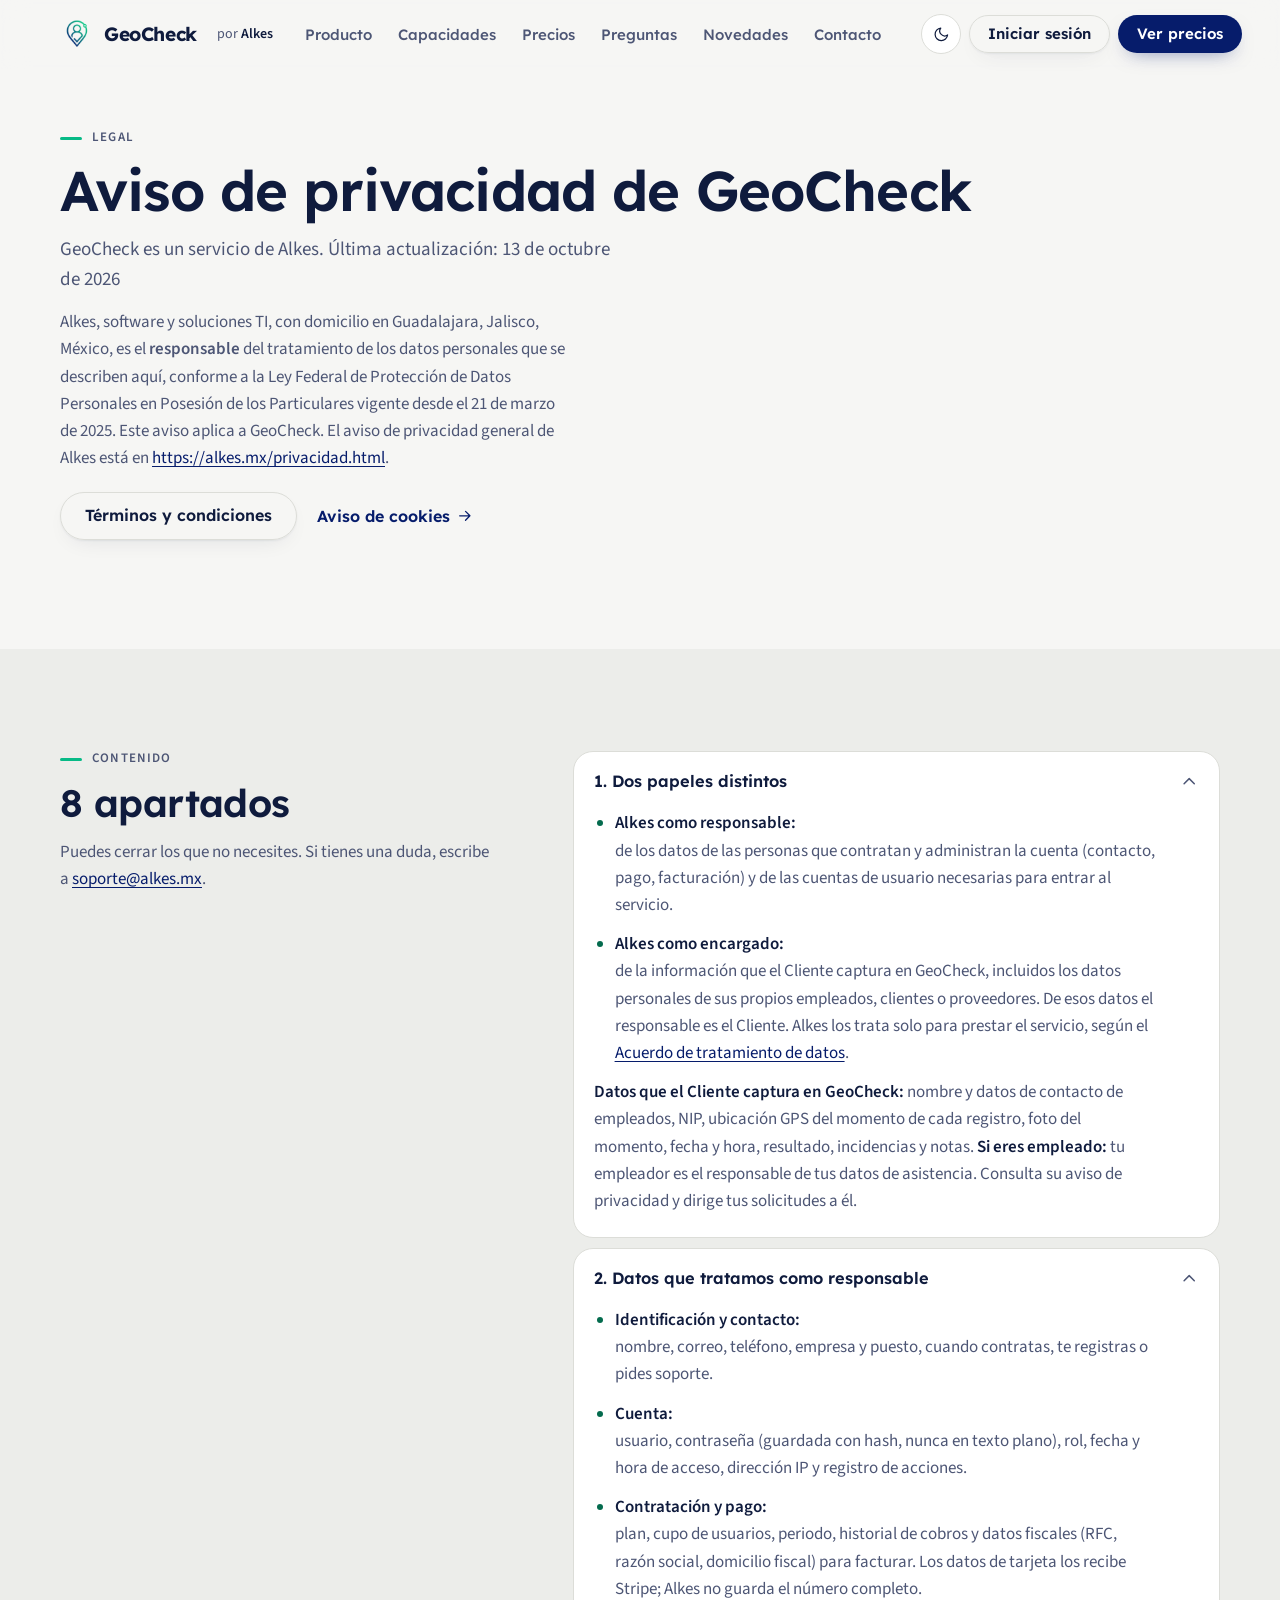
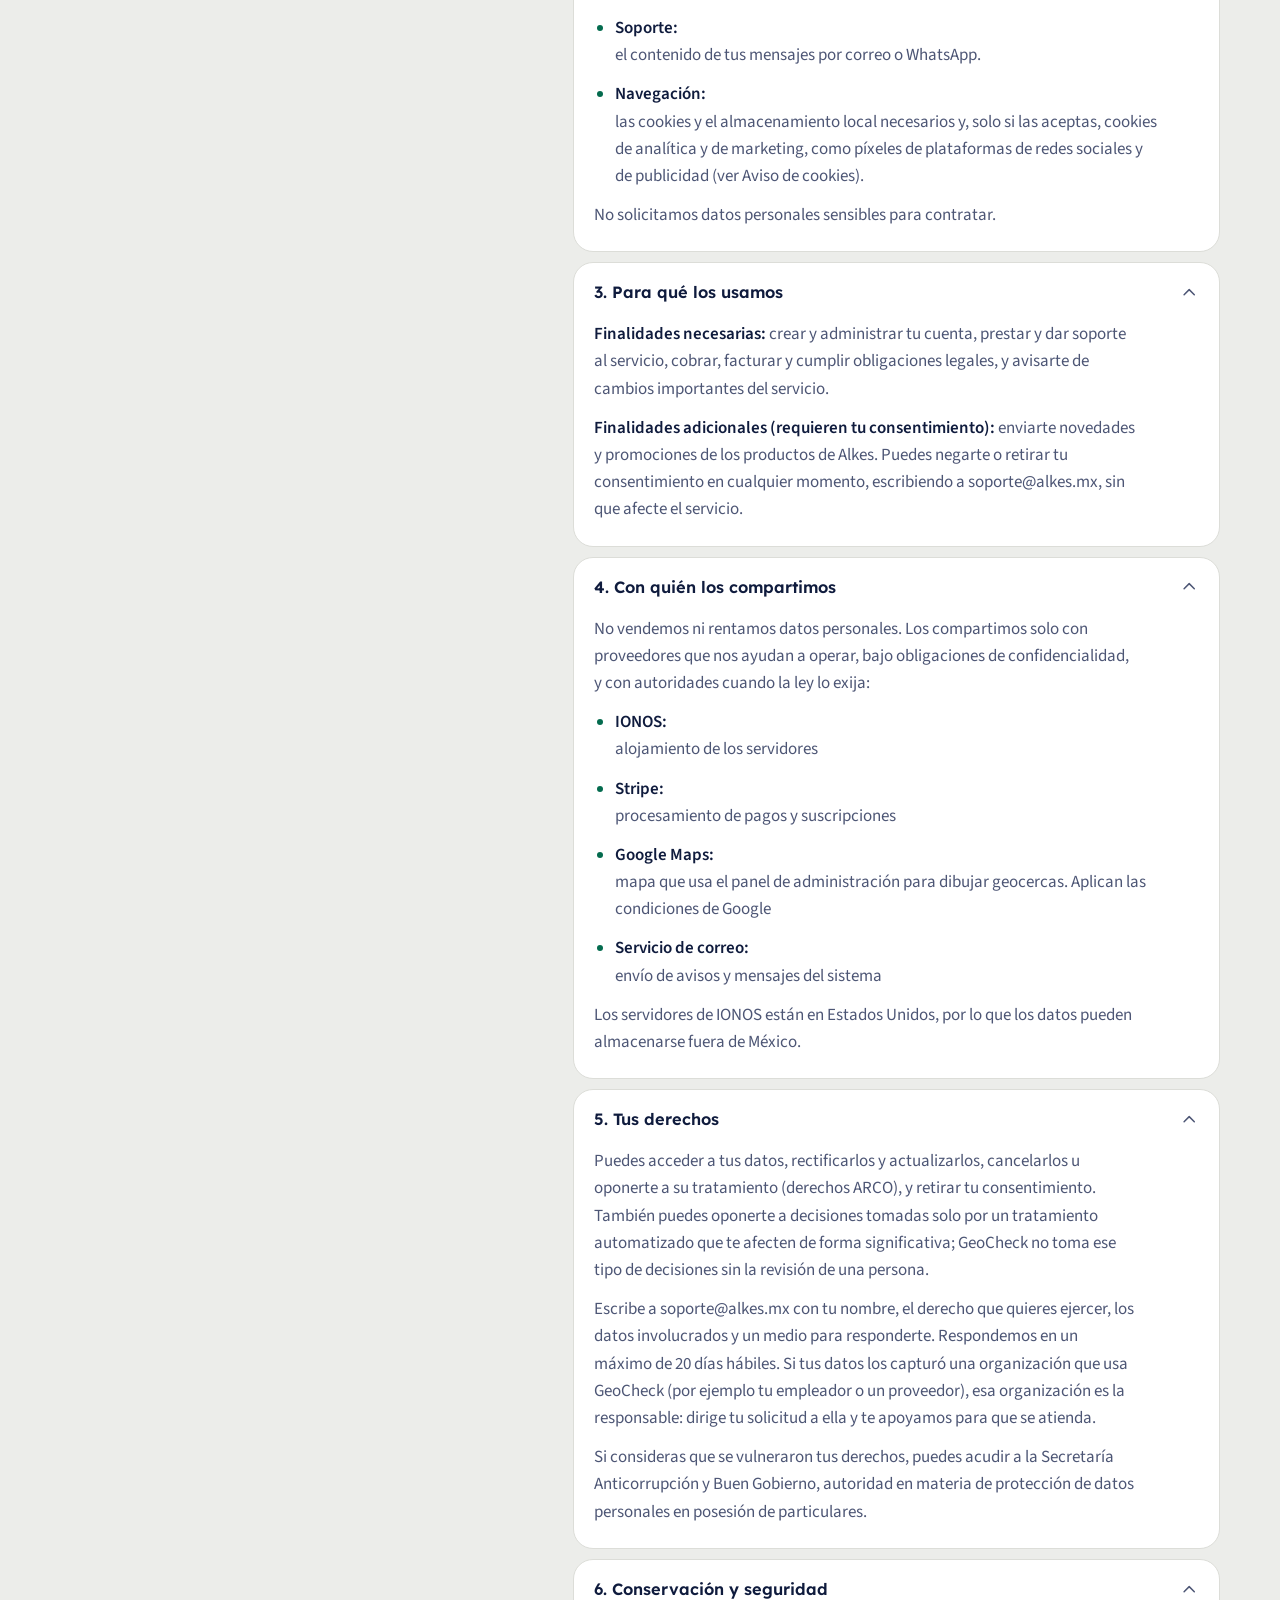
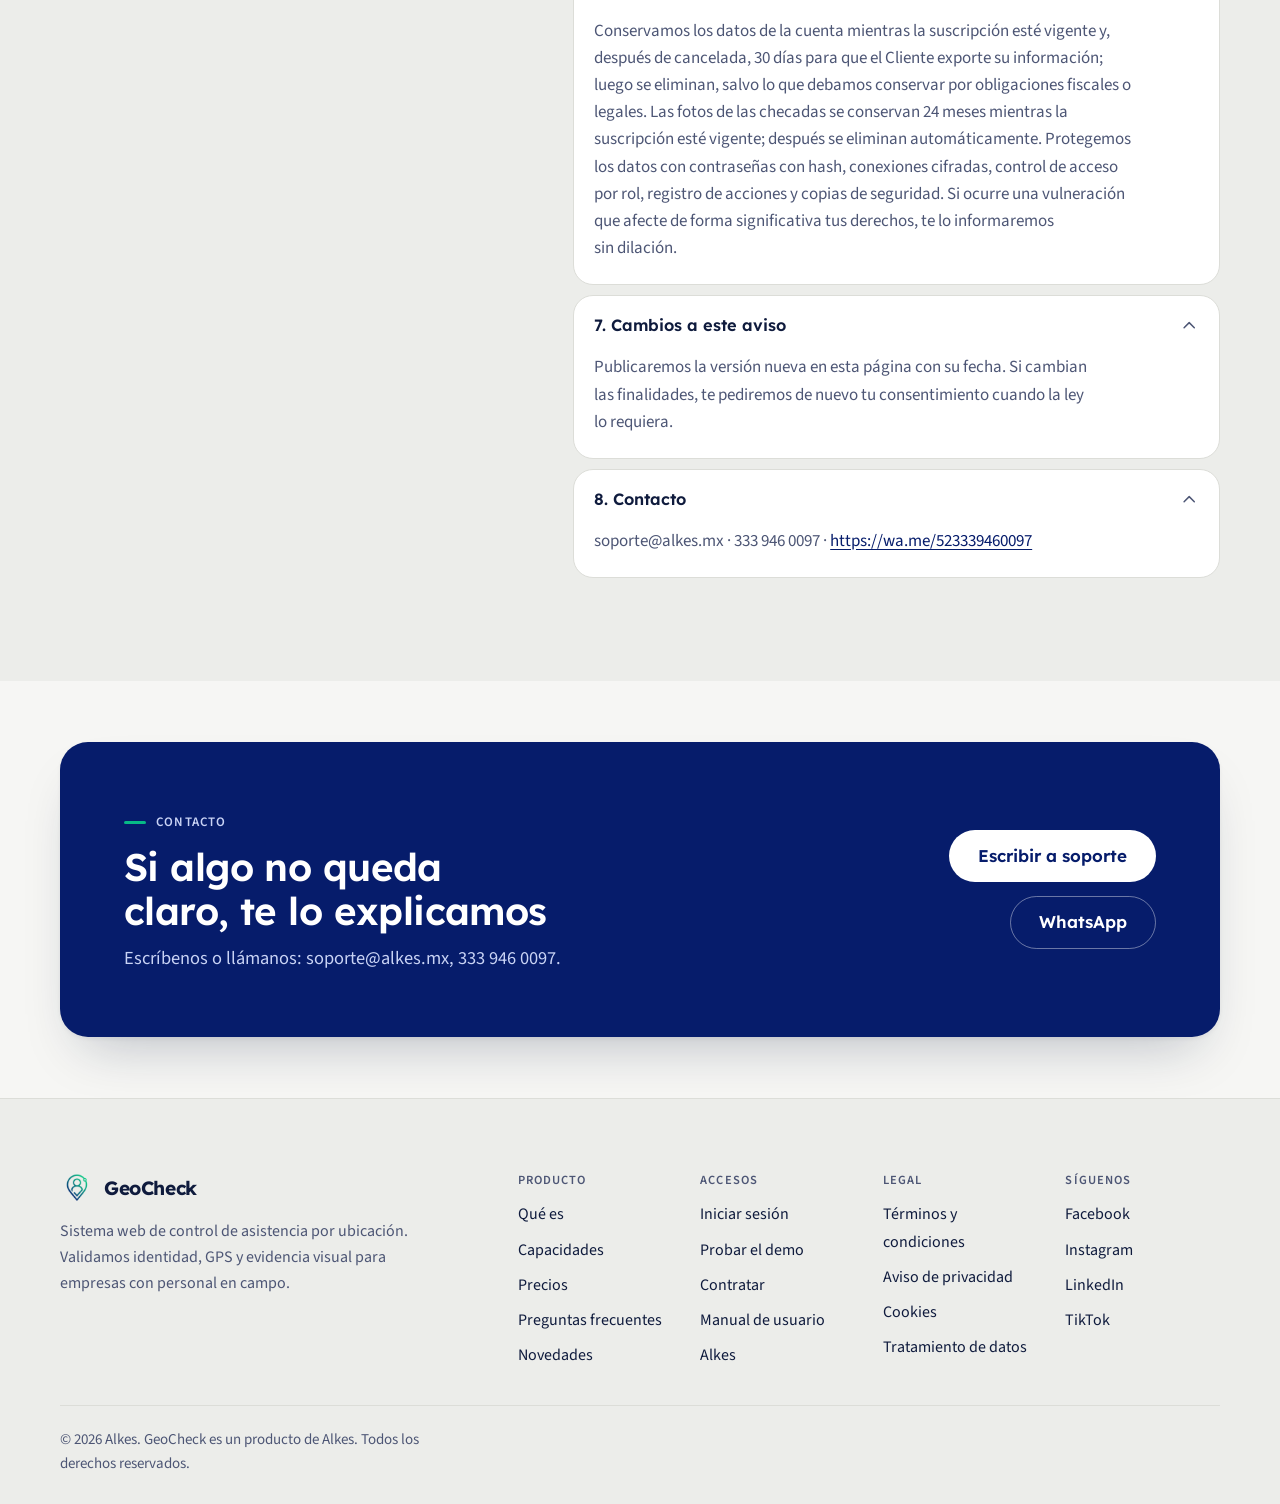
<file: privacidad.html>
<!doctype html>
<html lang="es" class="no-js">
<head>
<meta charset="utf-8">
<meta name="viewport" content="width=device-width, initial-scale=1, viewport-fit=cover">
<title>Aviso de privacidad de GeoCheck | GeoCheck</title>
<meta name="description" content="Aviso de privacidad de GeoCheck: qué datos tratamos, para qué y cómo ejercer tus derechos.">
<meta name="author" content="Alkes">
<meta name="theme-color" content="#061c6b">
<link rel="canonical" href="https://geocheck.alkes.mx/privacidad.html">
<link rel="icon" href="/assets/img/favicon.ico" type="image/x-icon">
<link rel="apple-touch-icon" href="/assets/img/apple-touch-icon.png">
<link rel="preload" href="/assets/fonts/lexend-latin.woff2" as="font" type="font/woff2" crossorigin>
<link rel="preload" href="/assets/fonts/source-sans-3-latin.woff2" as="font" type="font/woff2" crossorigin>
<link rel="stylesheet" href="/assets/css/geocheck.css">
<link rel="stylesheet" href="/assets/css/legal.css">
<script>
(function () {
    var r = document.documentElement;
    r.className = r.className.replace('no-js', 'js');
    try {
        var t = localStorage.getItem('tema');
        if (t === 'dark' || t === 'light') { r.setAttribute('data-theme', t); }
    } catch (e) {}
})();
</script>
</head>
<body>
<a class="skip" href="#main">Saltar al contenido</a>
<header class="nav" id="nav">
    <div class="container nav__in">
        <a class="brand" href="/#inicio"><img class="logo logo--claro" src="/assets/img/logo.png" alt="" width="34" height="34"><img class="logo logo--oscuro" src="/assets/img/logo-blanco.png" alt="" width="34" height="34"><span>GeoCheck</span></a>
        <a class="brand__by" href="https://alkes.mx">por <strong>Alkes</strong></a>
        <nav class="nav__links" aria-label="Secciones">
            <a class="nav__link" href="/#producto">Producto</a>
            <a class="nav__link" href="/#capacidades">Capacidades</a>
            <a class="nav__link" href="/#precios">Precios</a>
            <a class="nav__link" href="/#preguntas">Preguntas</a>
            <a class="nav__link" href="/#novedades">Novedades</a>
            <a class="nav__link" href="/#contacto">Contacto</a>
        </nav>
        <div class="nav__actions">
            <button class="theme-toggle" type="button" data-theme-toggle aria-label="Cambiar tema"><svg class="i-moon" viewBox="0 0 24 24" fill="none" stroke="currentColor" stroke-width="1.75" stroke-linecap="round" stroke-linejoin="round" aria-hidden="true" focusable="false"><path d="M21 12.8A9 9 0 1 1 11.2 3a7 7 0 0 0 9.8 9.8Z"/></svg><svg class="i-sun" viewBox="0 0 24 24" fill="none" stroke="currentColor" stroke-width="1.75" stroke-linecap="round" stroke-linejoin="round" aria-hidden="true" focusable="false"><circle cx="12" cy="12" r="4"/><path d="M12 2v2M12 20v2M4.9 4.9l1.4 1.4M17.7 17.7l1.4 1.4M2 12h2M20 12h2M4.9 19.1l1.4-1.4M17.7 6.3l1.4-1.4"/></svg><span class="theme-toggle__label"></span></button>            <a class="btn btn--line btn--sm" href="https://app.geocheck.alkes.mx">Iniciar sesión</a>
            <a class="btn btn--primary btn--sm" href="/#precios">Ver precios</a>
        </div>
        <button class="nav__burger" type="button" id="navToggle" aria-expanded="false" aria-controls="navPanel" aria-label="Abrir menú">
            <svg class="i-menu" viewBox="0 0 24 24" fill="none" stroke="currentColor" stroke-width="1.75" stroke-linecap="round" stroke-linejoin="round" aria-hidden="true" focusable="false"><path d="M4 7h16M4 12h16M4 17h16"/></svg><svg class="i-close" viewBox="0 0 24 24" fill="none" stroke="currentColor" stroke-width="1.75" stroke-linecap="round" stroke-linejoin="round" aria-hidden="true" focusable="false"><path d="M18 6 6 18M6 6l12 12"/></svg>        </button>
    </div>
    <div class="nav__panel container" id="navPanel">
        <a class="nav__link" href="/#producto">Producto</a>
        <a class="nav__link" href="/#capacidades">Capacidades</a>
        <a class="nav__link" href="/#precios">Precios</a>
        <a class="nav__link" href="/#preguntas">Preguntas</a>
        <a class="nav__link" href="/#novedades">Novedades</a>
        <a class="nav__link" href="/#contacto">Contacto</a>
        <a class="nav__link" href="/#ecosistema">Ecosistema Alkes</a>
        <div class="nav__panel-actions">
            <button class="theme-toggle" type="button" data-theme-toggle aria-label="Cambiar tema"><svg class="i-moon" viewBox="0 0 24 24" fill="none" stroke="currentColor" stroke-width="1.75" stroke-linecap="round" stroke-linejoin="round" aria-hidden="true" focusable="false"><path d="M21 12.8A9 9 0 1 1 11.2 3a7 7 0 0 0 9.8 9.8Z"/></svg><svg class="i-sun" viewBox="0 0 24 24" fill="none" stroke="currentColor" stroke-width="1.75" stroke-linecap="round" stroke-linejoin="round" aria-hidden="true" focusable="false"><circle cx="12" cy="12" r="4"/><path d="M12 2v2M12 20v2M4.9 4.9l1.4 1.4M17.7 17.7l1.4 1.4M2 12h2M20 12h2M4.9 19.1l1.4-1.4M17.7 6.3l1.4-1.4"/></svg><span class="theme-toggle__label"></span></button>            <a class="btn btn--line" href="https://app.geocheck.alkes.mx">Iniciar sesión</a>
            <a class="btn btn--primary" href="/#precios">Ver precios</a>
        </div>
    </div>
</header>
<main id="main">
<section class="section section--tight">
    <div class="container">
        <header class="head" data-reveal>
            <p class="eyebrow">Legal</p>
            <h1>Aviso de privacidad de GeoCheck</h1>
            <p class="lede">GeoCheck es un servicio de Alkes. Última actualización: 13 de octubre de 2026</p>
            <p class="muted">Alkes, software y soluciones TI, con domicilio en Guadalajara, Jalisco, México, es el <strong>responsable</strong> del tratamiento de los datos personales que se describen aquí, conforme a la Ley Federal de Protección de Datos Personales en Posesión de los Particulares vigente desde el 21 de marzo de 2025. Este aviso aplica a GeoCheck. El aviso de privacidad general de Alkes está en <a href="https://alkes.mx/privacidad.html">https://alkes.mx/privacidad.html</a>.</p>
            <div class="row legal__row">
                <a class="btn btn--line" href="/terminos.html">Términos y condiciones</a>
                <a class="link" href="/cookies.html">Aviso de cookies<svg viewBox="0 0 24 24" fill="none" stroke="currentColor" stroke-width="1.75" stroke-linecap="round" stroke-linejoin="round" aria-hidden="true" focusable="false"><path d="M5 12h14M13 6l6 6-6 6"/></svg></a>
            </div>
        </header>
    </div>
</section>
<section class="section section--sunken">
    <div class="container">
        <div class="faq">
            <div class="faq__intro" data-reveal>
                <p class="eyebrow">Contenido</p>
                <h2>8 apartados</h2>
                <p class="muted">Puedes cerrar los que no necesites. Si tienes una duda, escribe a <a href="mailto:soporte@alkes.mx">soporte@alkes.mx</a>.</p>
            </div>
            <div class="faq__list" data-reveal>
                <details class="disc" open>
                    <summary class="disc__sum"><span class="disc__t">1. Dos papeles distintos</span><svg class="disc__chev" viewBox="0 0 24 24" fill="none" stroke="currentColor" stroke-width="1.75" stroke-linecap="round" stroke-linejoin="round" aria-hidden="true" focusable="false"><path d="m6 9 6 6 6-6"/></svg></summary>
                    <div class="disc__body"><ul><li><strong>Alkes como responsable:</strong> de los datos de las personas que contratan y administran la cuenta (contacto, pago, facturación) y de las cuentas de usuario necesarias para entrar al servicio.</li><li><strong>Alkes como encargado:</strong> de la información que el Cliente captura en GeoCheck, incluidos los datos personales de sus propios empleados, clientes o proveedores. De esos datos el responsable es el Cliente. Alkes los trata solo para prestar el servicio, según el <a href="/encargo-de-datos.html">Acuerdo de tratamiento de datos</a>.</li></ul>
<p><strong>Datos que el Cliente captura en GeoCheck:</strong> nombre y datos de contacto de empleados, NIP, ubicación GPS del momento de cada registro, foto del momento, fecha y hora, resultado, incidencias y notas. <strong>Si eres empleado:</strong> tu empleador es el responsable de tus datos de asistencia. Consulta su aviso de privacidad y dirige tus solicitudes a él.</p></div>
                </details>
                <details class="disc" open>
                    <summary class="disc__sum"><span class="disc__t">2. Datos que tratamos como responsable</span><svg class="disc__chev" viewBox="0 0 24 24" fill="none" stroke="currentColor" stroke-width="1.75" stroke-linecap="round" stroke-linejoin="round" aria-hidden="true" focusable="false"><path d="m6 9 6 6 6-6"/></svg></summary>
                    <div class="disc__body"><ul><li><strong>Identificación y contacto:</strong> nombre, correo, teléfono, empresa y puesto, cuando contratas, te registras o pides soporte.</li><li><strong>Cuenta:</strong> usuario, contraseña (guardada con hash, nunca en texto plano), rol, fecha y hora de acceso, dirección IP y registro de acciones.</li><li><strong>Contratación y pago:</strong> plan, cupo de usuarios, periodo, historial de cobros y datos fiscales (RFC, razón social, domicilio fiscal) para facturar. Los datos de tarjeta los recibe Stripe; Alkes no guarda el número completo.</li><li><strong>Soporte:</strong> el contenido de tus mensajes por correo o WhatsApp.</li><li><strong>Navegación:</strong> las cookies y el almacenamiento local necesarios y, solo si las aceptas, cookies de analítica y de marketing, como píxeles de plataformas de redes sociales y de publicidad (ver Aviso de cookies).</li></ul>
<p>No solicitamos datos personales sensibles para contratar.</p></div>
                </details>
                <details class="disc" open>
                    <summary class="disc__sum"><span class="disc__t">3. Para qué los usamos</span><svg class="disc__chev" viewBox="0 0 24 24" fill="none" stroke="currentColor" stroke-width="1.75" stroke-linecap="round" stroke-linejoin="round" aria-hidden="true" focusable="false"><path d="m6 9 6 6 6-6"/></svg></summary>
                    <div class="disc__body"><p><strong>Finalidades necesarias:</strong> crear y administrar tu cuenta, prestar y dar soporte al servicio, cobrar, facturar y cumplir obligaciones legales, y avisarte de cambios importantes del servicio.</p>
<p><strong>Finalidades adicionales (requieren tu consentimiento):</strong> enviarte novedades y promociones de los productos de Alkes. Puedes negarte o retirar tu consentimiento en cualquier momento, escribiendo a soporte@alkes.mx, sin que afecte el servicio.</p></div>
                </details>
                <details class="disc" open>
                    <summary class="disc__sum"><span class="disc__t">4. Con quién los compartimos</span><svg class="disc__chev" viewBox="0 0 24 24" fill="none" stroke="currentColor" stroke-width="1.75" stroke-linecap="round" stroke-linejoin="round" aria-hidden="true" focusable="false"><path d="m6 9 6 6 6-6"/></svg></summary>
                    <div class="disc__body"><p>No vendemos ni rentamos datos personales. Los compartimos solo con proveedores que nos ayudan a operar, bajo obligaciones de confidencialidad, y con autoridades cuando la ley lo exija:</p>
<ul><li><strong>IONOS:</strong> alojamiento de los servidores</li><li><strong>Stripe:</strong> procesamiento de pagos y suscripciones</li><li><strong>Google Maps:</strong> mapa que usa el panel de administración para dibujar geocercas. Aplican las condiciones de Google</li><li><strong>Servicio de correo:</strong> envío de avisos y mensajes del sistema</li></ul>
<p>Los servidores de IONOS están en Estados Unidos, por lo que los datos pueden almacenarse fuera de México.</p></div>
                </details>
                <details class="disc" open>
                    <summary class="disc__sum"><span class="disc__t">5. Tus derechos</span><svg class="disc__chev" viewBox="0 0 24 24" fill="none" stroke="currentColor" stroke-width="1.75" stroke-linecap="round" stroke-linejoin="round" aria-hidden="true" focusable="false"><path d="m6 9 6 6 6-6"/></svg></summary>
                    <div class="disc__body"><p>Puedes acceder a tus datos, rectificarlos y actualizarlos, cancelarlos u oponerte a su tratamiento (derechos ARCO), y retirar tu consentimiento. También puedes oponerte a decisiones tomadas solo por un tratamiento automatizado que te afecten de forma significativa; GeoCheck no toma ese tipo de decisiones sin la revisión de una persona.</p>
<p>Escribe a soporte@alkes.mx con tu nombre, el derecho que quieres ejercer, los datos involucrados y un medio para responderte. Respondemos en un máximo de 20 días hábiles. Si tus datos los capturó una organización que usa GeoCheck (por ejemplo tu empleador o un proveedor), esa organización es la responsable: dirige tu solicitud a ella y te apoyamos para que se atienda.</p>
<p>Si consideras que se vulneraron tus derechos, puedes acudir a la Secretaría Anticorrupción y Buen Gobierno, autoridad en materia de protección de datos personales en posesión de particulares.</p></div>
                </details>
                <details class="disc" open>
                    <summary class="disc__sum"><span class="disc__t">6. Conservación y seguridad</span><svg class="disc__chev" viewBox="0 0 24 24" fill="none" stroke="currentColor" stroke-width="1.75" stroke-linecap="round" stroke-linejoin="round" aria-hidden="true" focusable="false"><path d="m6 9 6 6 6-6"/></svg></summary>
                    <div class="disc__body"><p>Conservamos los datos de la cuenta mientras la suscripción esté vigente y, después de cancelada, 30 días para que el Cliente exporte su información; luego se eliminan, salvo lo que debamos conservar por obligaciones fiscales o legales. Las fotos de las checadas se conservan 24 meses mientras la suscripción esté vigente; después se eliminan automáticamente. Protegemos los datos con contraseñas con hash, conexiones cifradas, control de acceso por rol, registro de acciones y copias de seguridad. Si ocurre una vulneración que afecte de forma significativa tus derechos, te lo informaremos sin dilación.</p></div>
                </details>
                <details class="disc" open>
                    <summary class="disc__sum"><span class="disc__t">7. Cambios a este aviso</span><svg class="disc__chev" viewBox="0 0 24 24" fill="none" stroke="currentColor" stroke-width="1.75" stroke-linecap="round" stroke-linejoin="round" aria-hidden="true" focusable="false"><path d="m6 9 6 6 6-6"/></svg></summary>
                    <div class="disc__body"><p>Publicaremos la versión nueva en esta página con su fecha. Si cambian las finalidades, te pediremos de nuevo tu consentimiento cuando la ley lo requiera.</p></div>
                </details>
                <details class="disc" open>
                    <summary class="disc__sum"><span class="disc__t">8. Contacto</span><svg class="disc__chev" viewBox="0 0 24 24" fill="none" stroke="currentColor" stroke-width="1.75" stroke-linecap="round" stroke-linejoin="round" aria-hidden="true" focusable="false"><path d="m6 9 6 6 6-6"/></svg></summary>
                    <div class="disc__body"><p>soporte@alkes.mx · 333 946 0097 · <a href="https://wa.me/523339460097">https://wa.me/523339460097</a></p></div>
                </details>
            </div>
        </div>
    </div>
</section>
<section class="section section--tight">
    <div class="container">
        <div class="cta" data-reveal>
            <div>
                <p class="eyebrow">Contacto</p>
                <h2>Si algo no queda claro, te lo explicamos</h2>
                <p class="lede">Escríbenos o llámanos: soporte@alkes.mx, 333 946 0097.</p>
            </div>
            <div class="cta__act">
                <a class="btn btn--cta btn--lg" href="mailto:soporte@alkes.mx">Escribir a soporte</a>
                <a class="btn btn--line btn--lg" href="https://wa.me/523339460097">WhatsApp</a>
            </div>
        </div>
    </div>
</section>
</main>
<footer class="footer">
    <div class="container footer__top">
        <div class="footer__brand">
            <span class="brand"><img class="logo logo--claro" src="/assets/img/logo.png" alt="" width="34" height="34"><img class="logo logo--oscuro" src="/assets/img/logo-blanco.png" alt="" width="34" height="34"><span>GeoCheck</span></span>
            <p>Sistema web de control de asistencia por ubicación. Validamos identidad, GPS y evidencia visual para empresas con personal en campo.</p>
        </div>
        <div class="footer__cols">
            <div class="footer__col">
                <h2 class="footer__h">Producto</h2>
                <ul>
                    <li><a href="/#producto">Qué es</a></li>
                    <li><a href="/#capacidades">Capacidades</a></li>
                    <li><a href="/#precios">Precios</a></li>
                    <li><a href="/#preguntas">Preguntas frecuentes</a></li>
                    <li><a href="/#novedades">Novedades</a></li>
                                    </ul>
            </div>
            <div class="footer__col">
                <h2 class="footer__h">Accesos</h2>
                <ul>
                    <li><a href="https://app.geocheck.alkes.mx">Iniciar sesión</a></li>
                    <li><a href="https://app.geocheck.alkes.mx" data-open-demo>Probar el demo</a></li>
                    <li><a href="https://contratar.alkes.mx">Contratar</a></li>
                    <li><a href="manual.html">Manual de usuario</a></li>
                    <li><a href="https://alkes.mx">Alkes</a></li>
                </ul>
            </div>
            <div class="footer__col">
                <h2 class="footer__h">Legal</h2>
                <ul>
                    <li><a href="/terminos.html">Términos y condiciones</a></li>
                    <li><a href="/privacidad.html">Aviso de privacidad</a></li>
                    <li><a href="/cookies.html">Cookies</a></li>
                    <li><a href="/encargo-de-datos.html">Tratamiento de datos</a></li>
                </ul>
            </div>
            <div class="footer__col">
                <h2 class="footer__h">Síguenos</h2>
                <ul>
                                        <li><a href="https://www.facebook.com/alkes.mx" target="_blank" rel="noopener">Facebook</a></li>
                                        <li><a href="https://www.instagram.com/alkes.mx" target="_blank" rel="noopener">Instagram</a></li>
                                        <li><a href="https://www.linkedin.com/company/alkes-mx" target="_blank" rel="noopener">LinkedIn</a></li>
                                        <li><a href="https://www.tiktok.com/@alkes.mx" target="_blank" rel="noopener">TikTok</a></li>
                                    </ul>
            </div>
        </div>
    </div>
    <div class="container">
        <div class="footer__bot">
            <p>© 2026 Alkes. GeoCheck es un producto de Alkes. Todos los derechos reservados.</p>
        </div>
    </div>
</footer>
<script src="/assets/js/geocheck.js" defer></script>
</body>
</html>
</file>
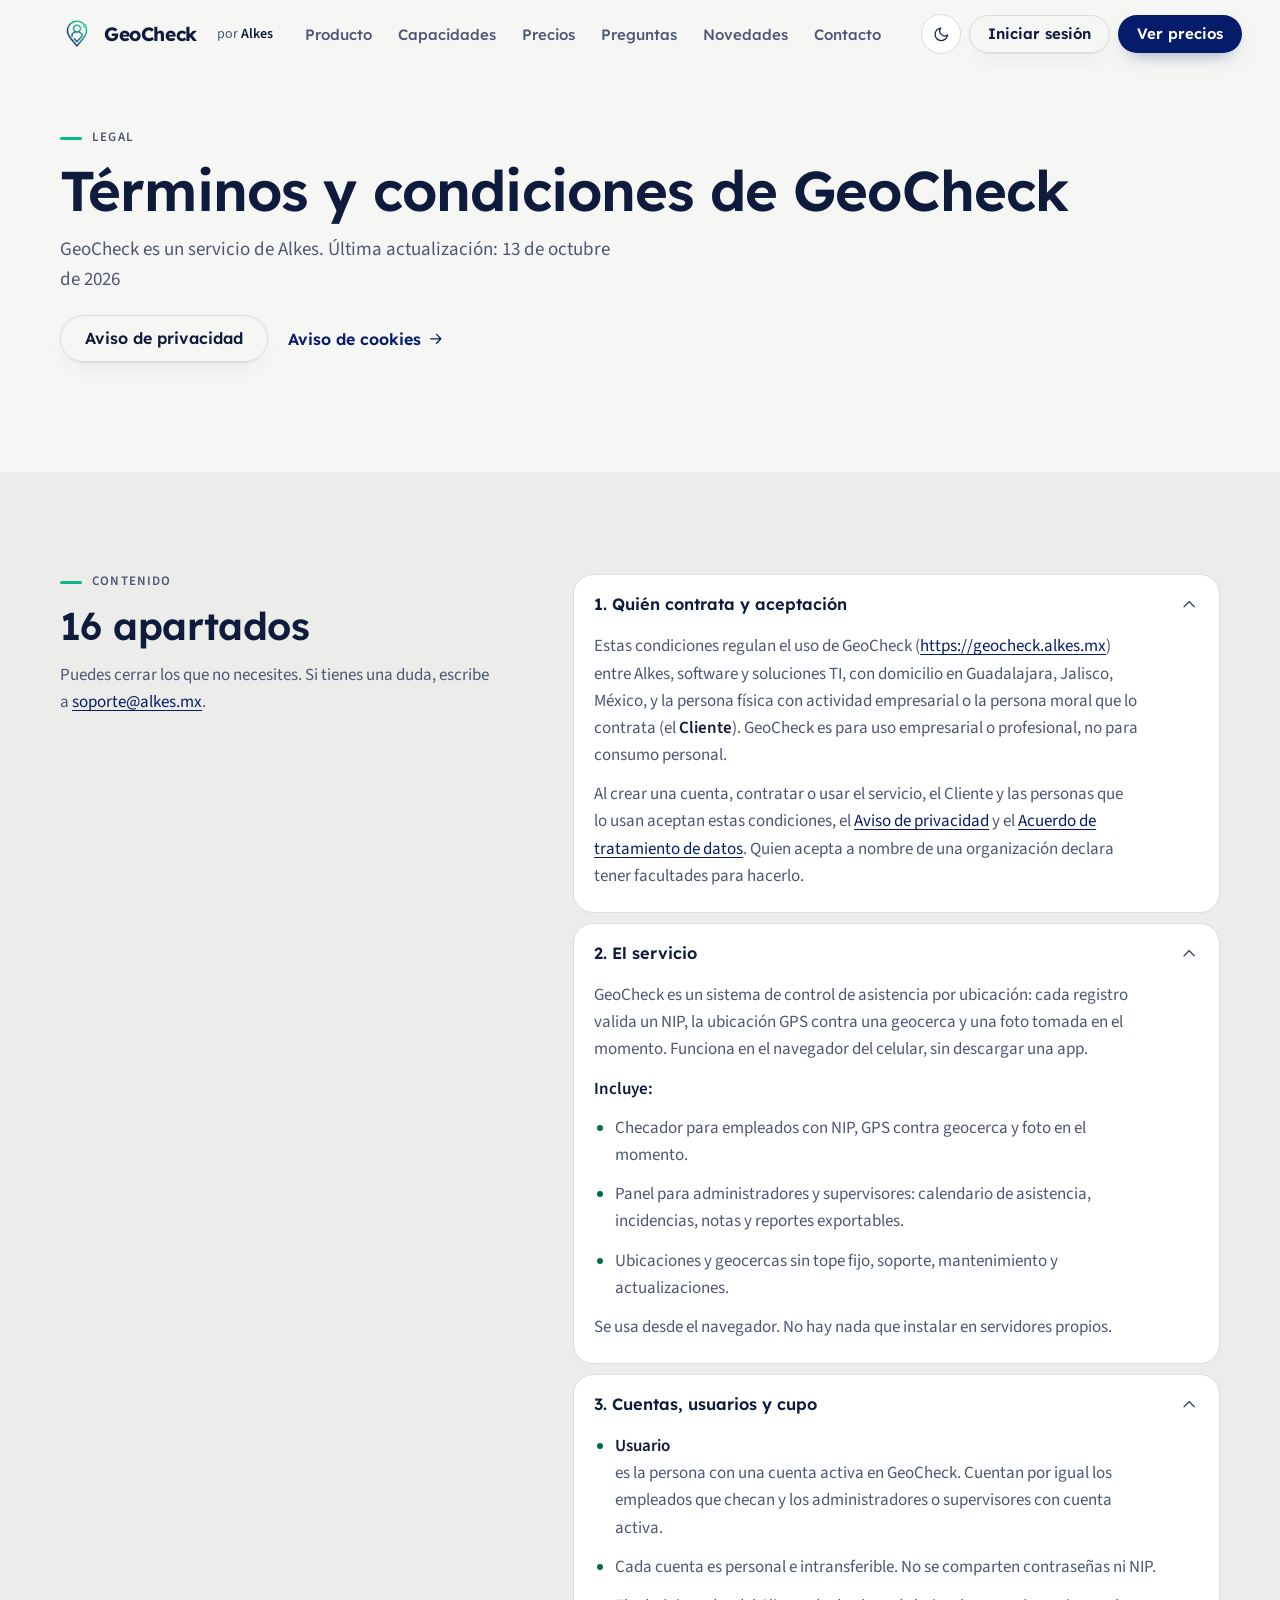
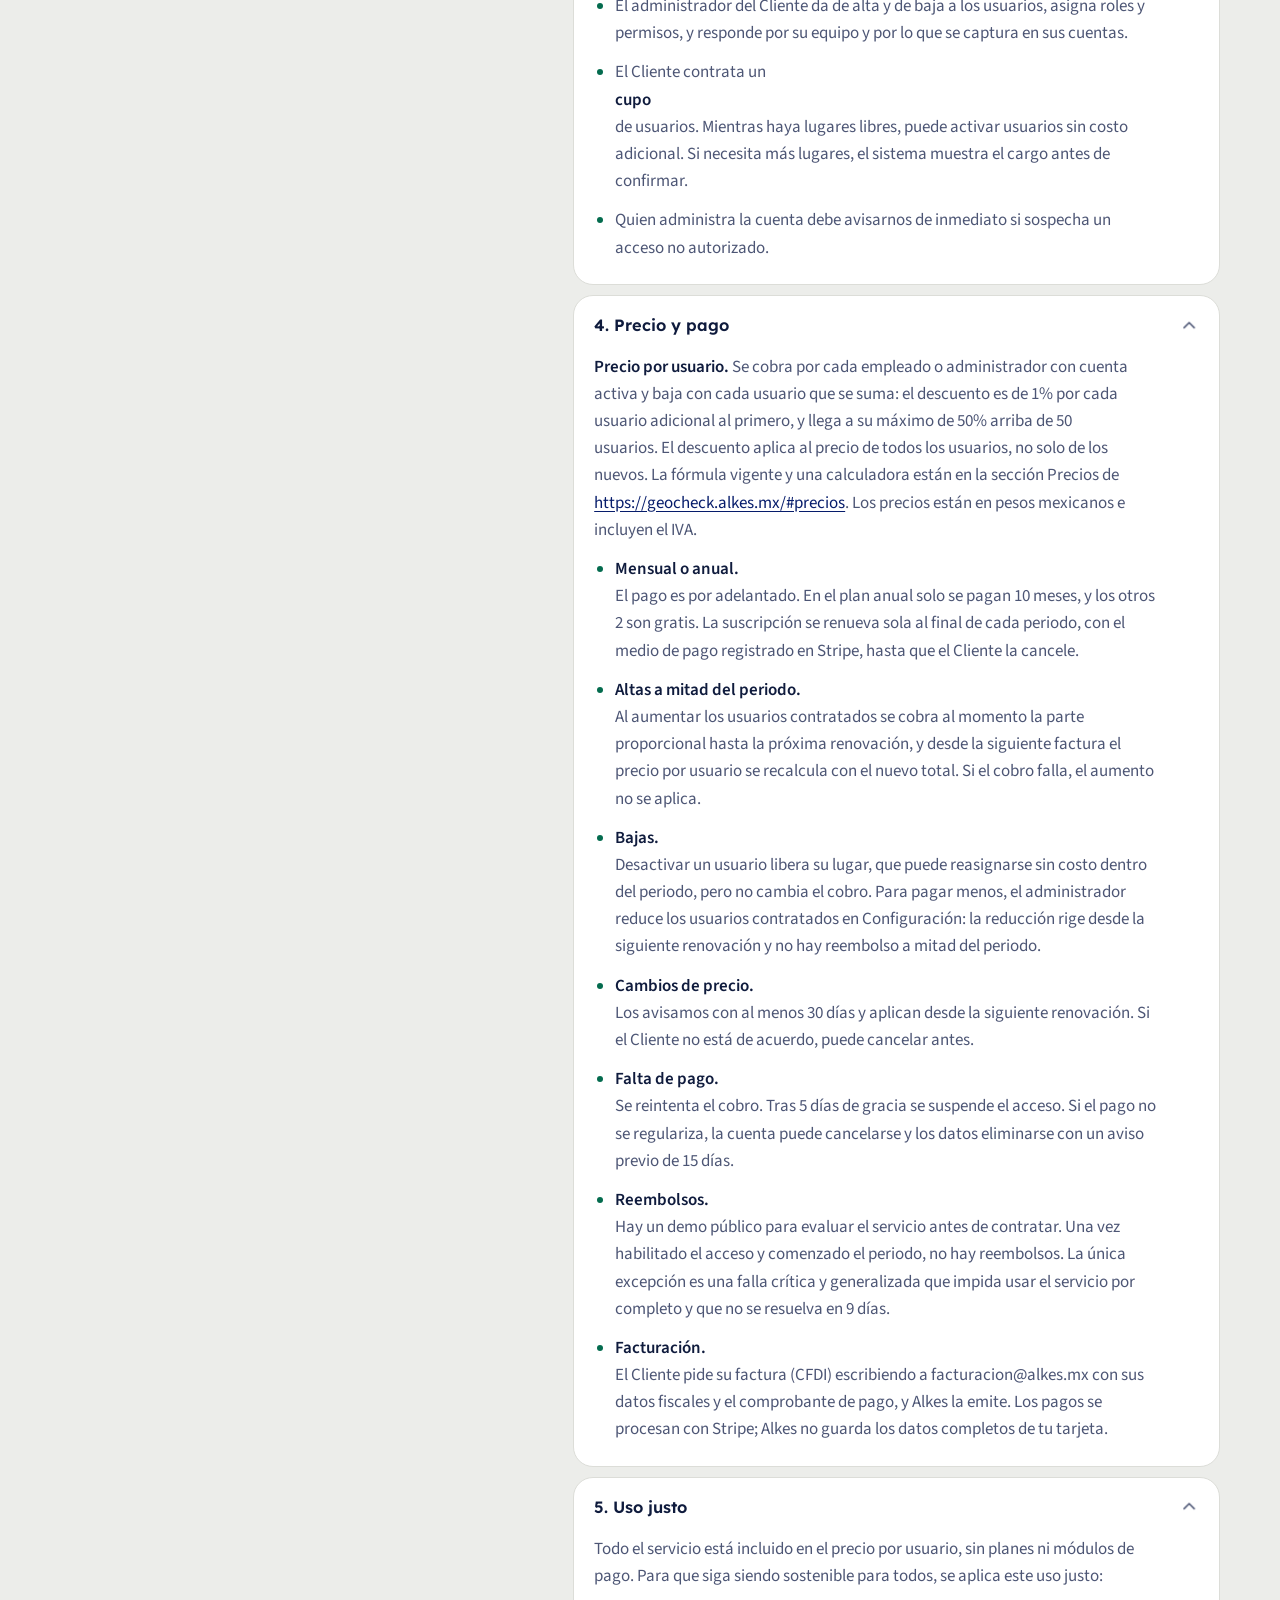
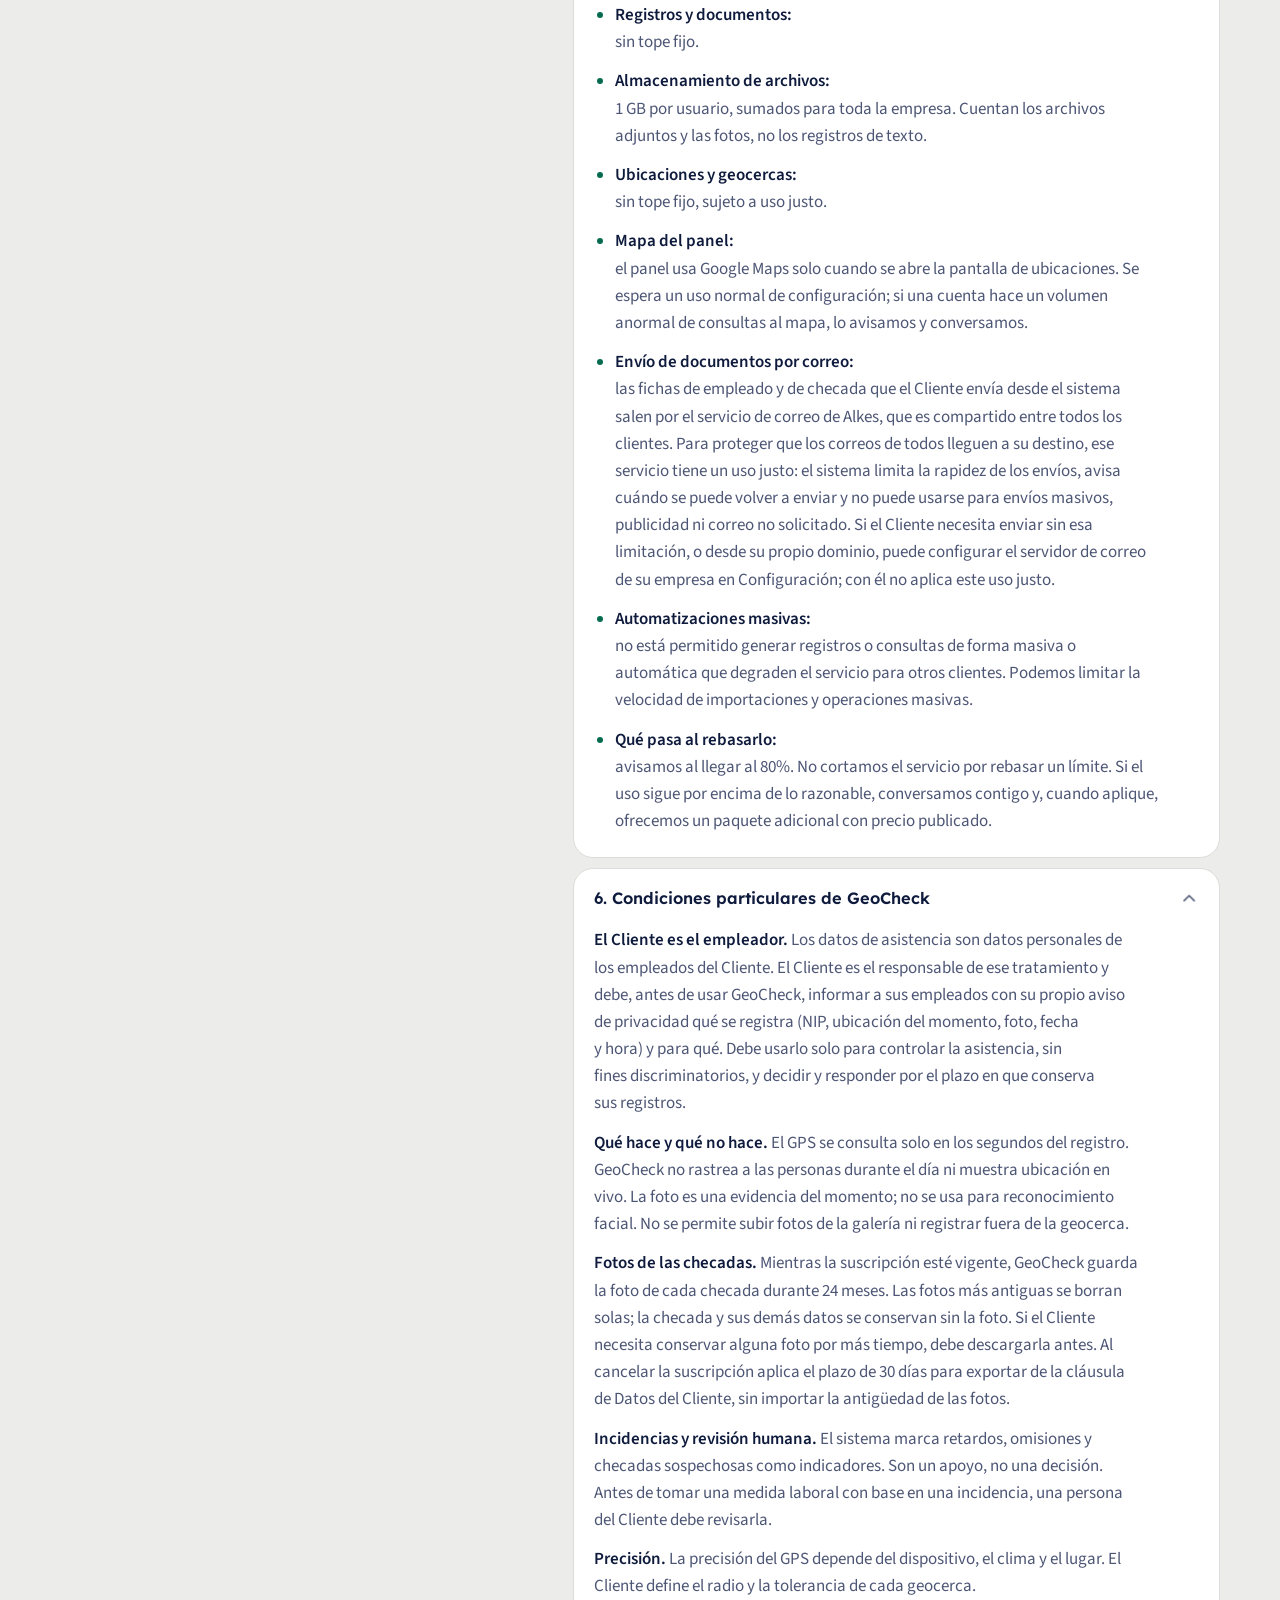
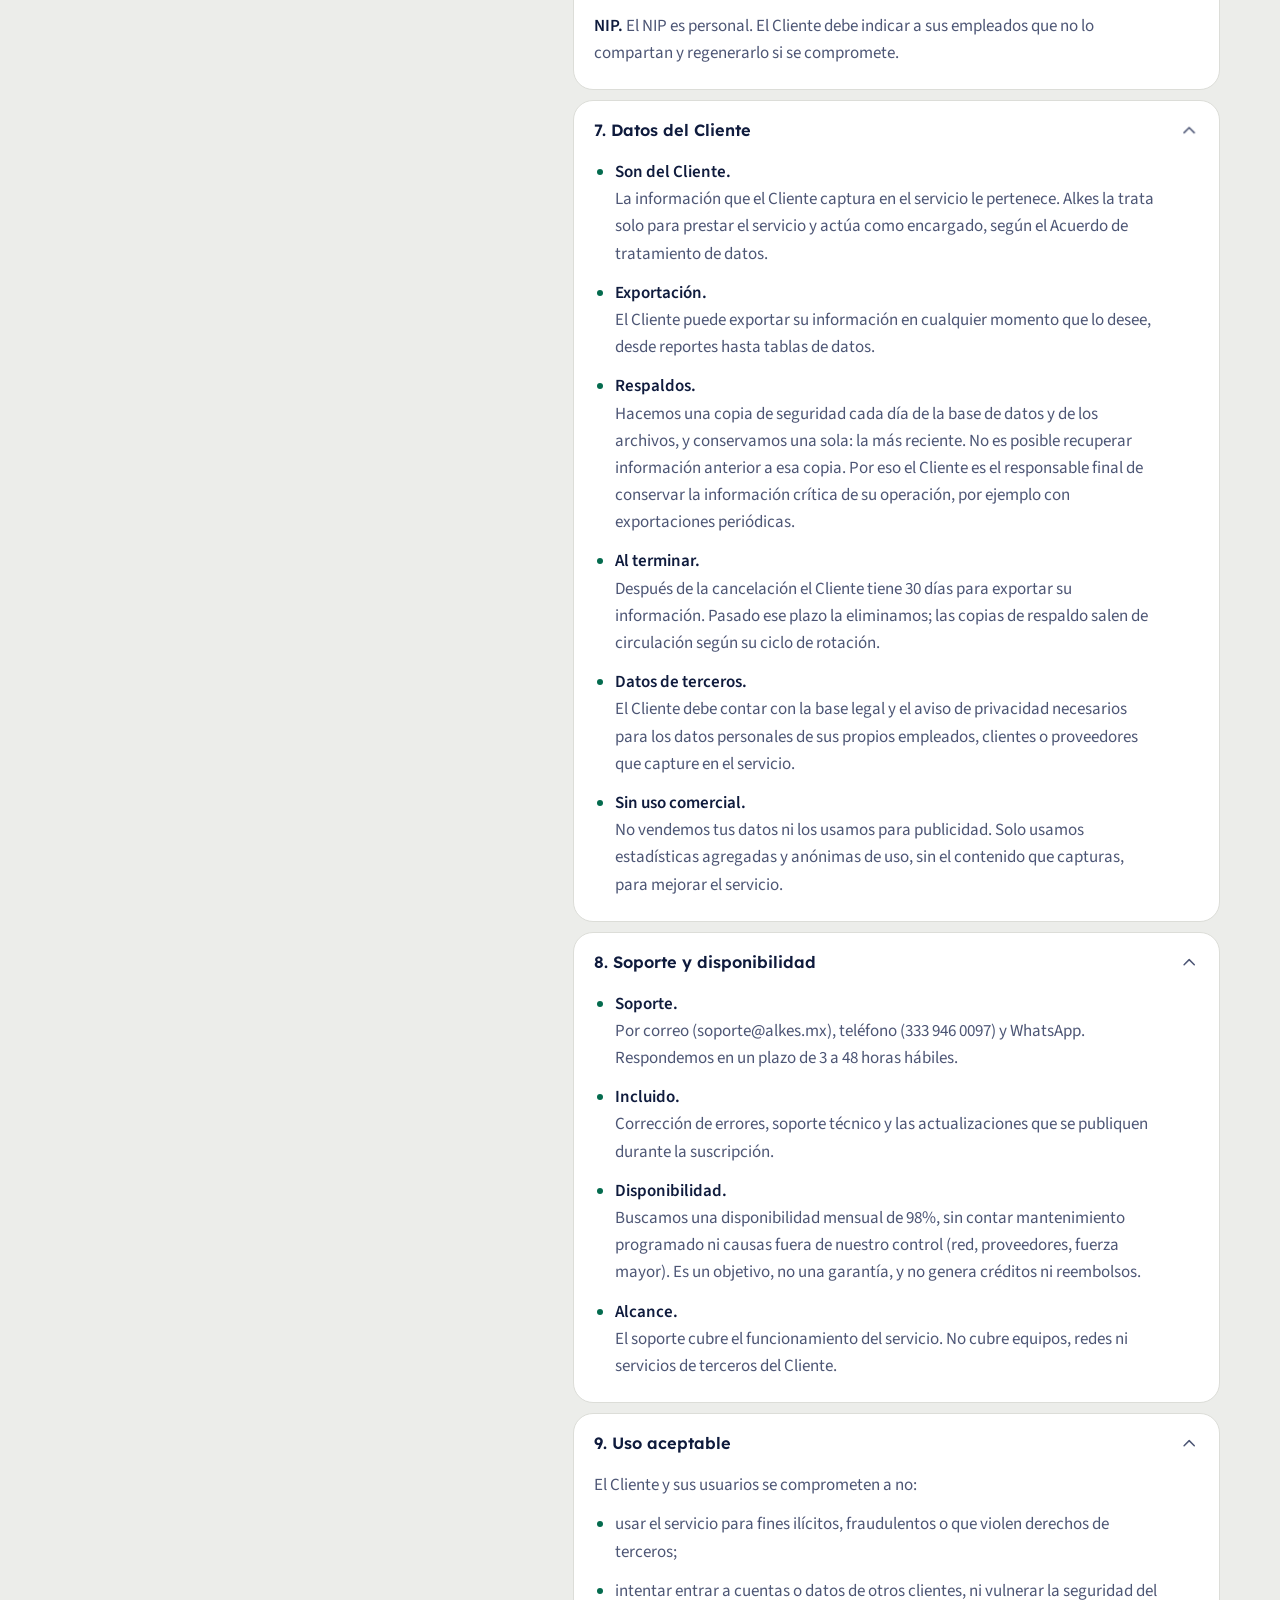
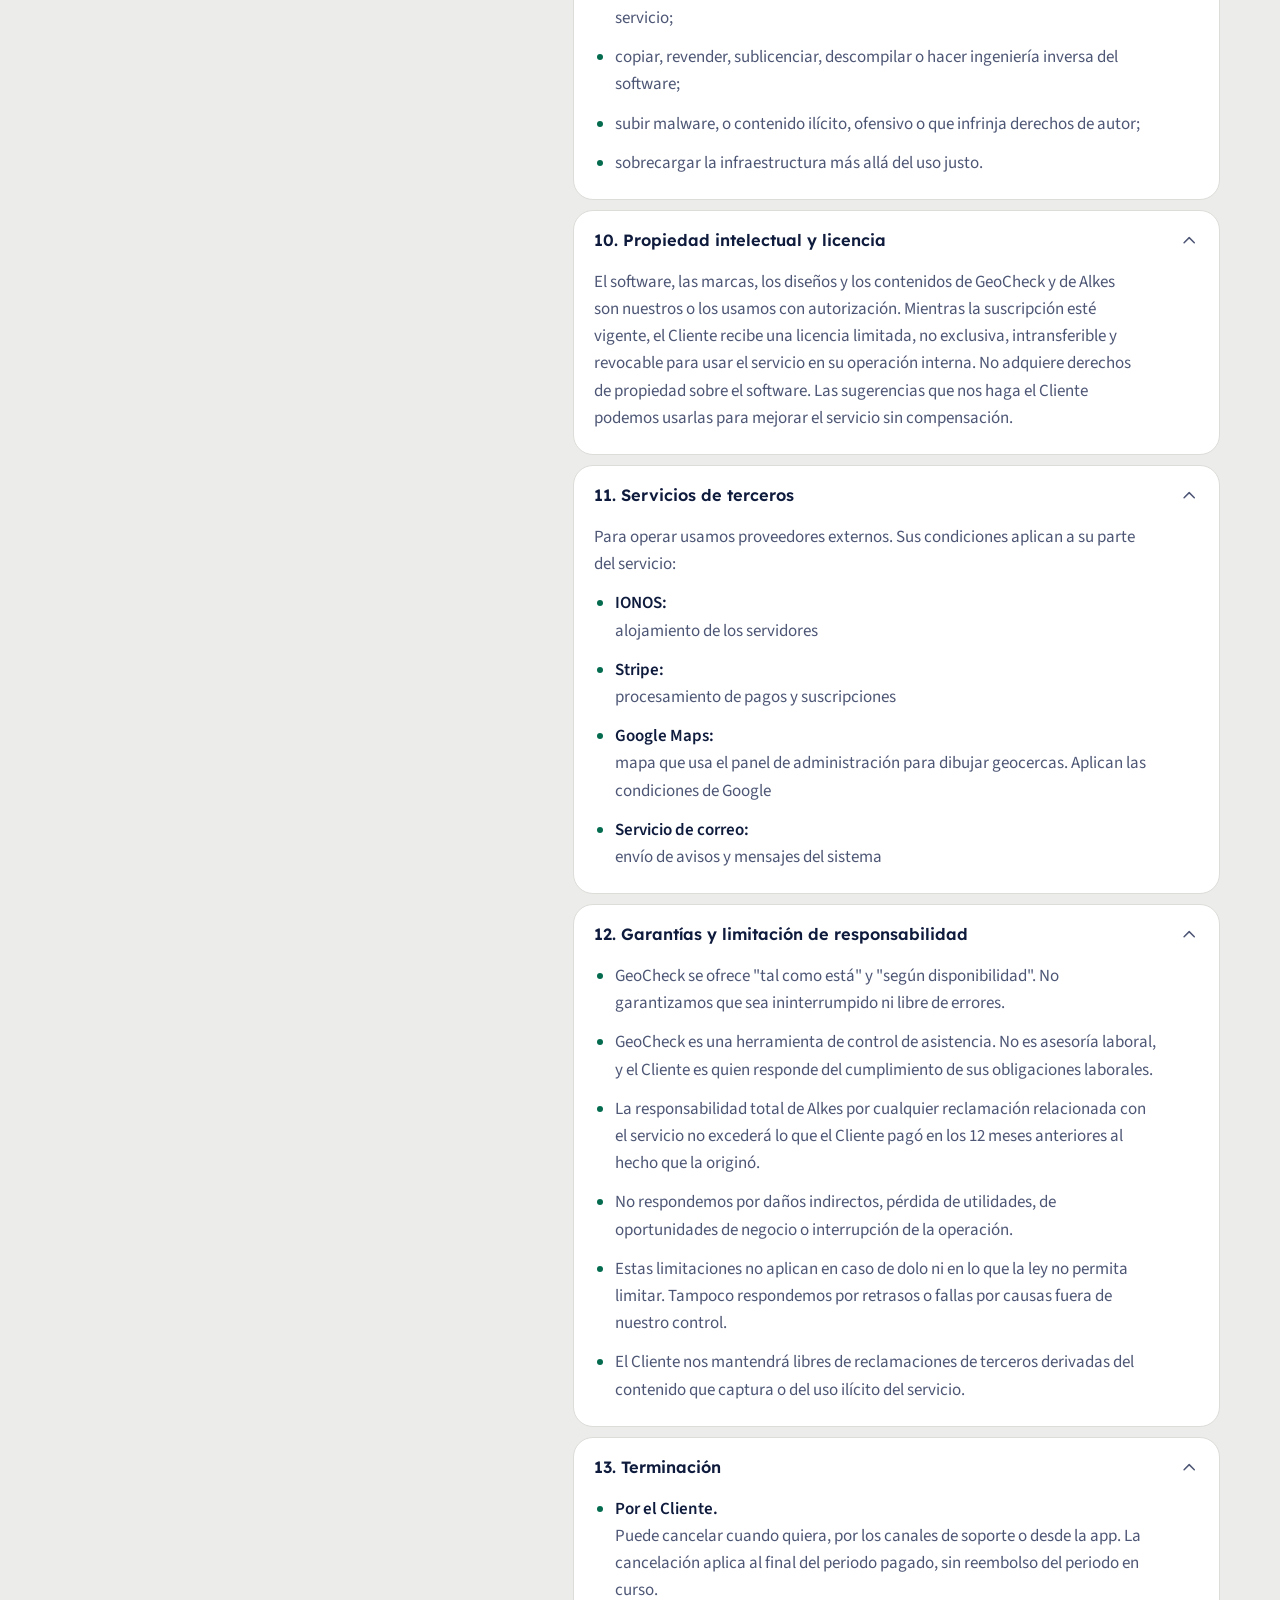
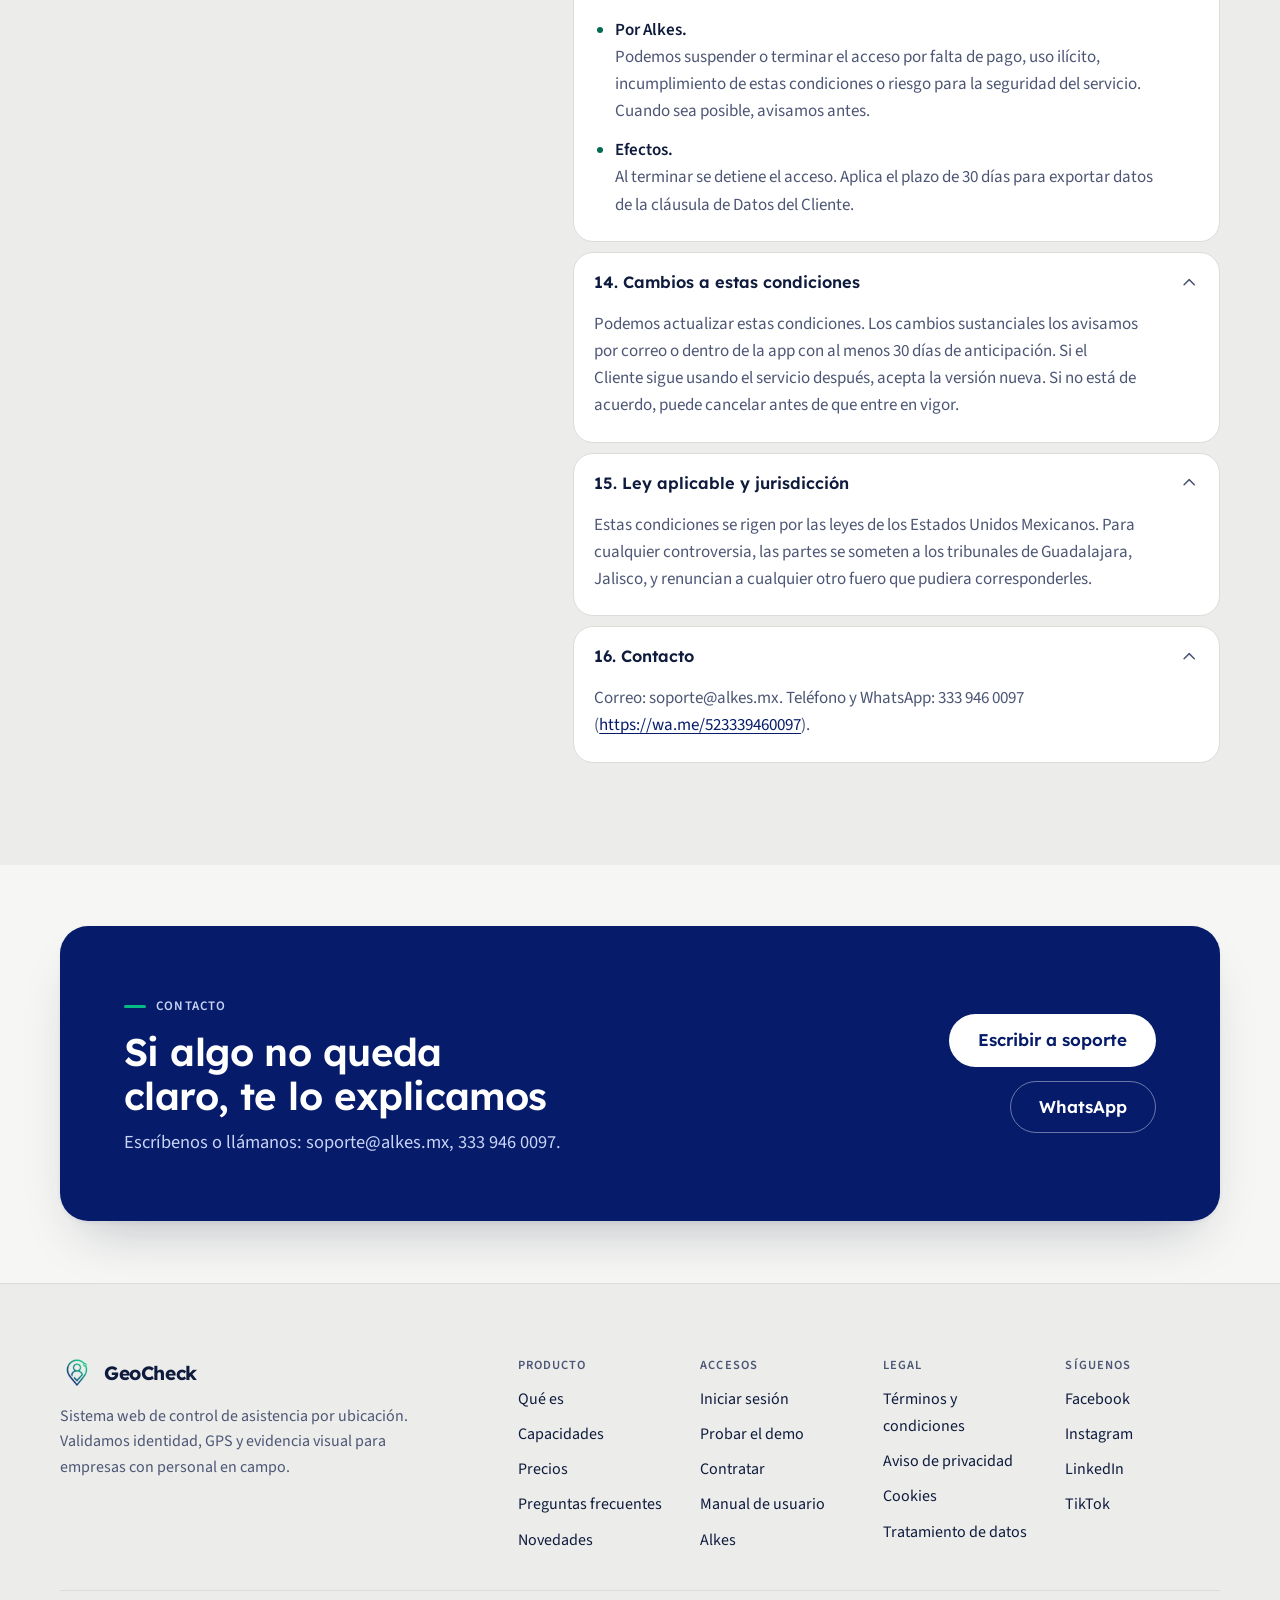
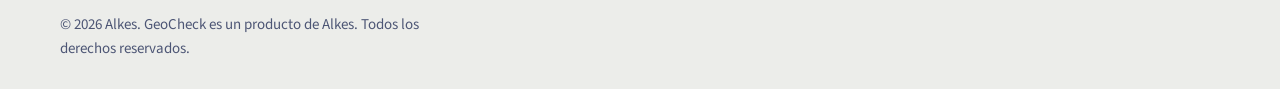
<file: terminos.html>
<!doctype html>
<html lang="es" class="no-js">
<head>
<meta charset="utf-8">
<meta name="viewport" content="width=device-width, initial-scale=1, viewport-fit=cover">
<title>Términos y condiciones de GeoCheck | GeoCheck</title>
<meta name="description" content="Términos y condiciones de uso, pago y uso justo de GeoCheck, un servicio de Alkes.">
<meta name="author" content="Alkes">
<meta name="theme-color" content="#061c6b">
<link rel="canonical" href="https://geocheck.alkes.mx/terminos.html">
<link rel="icon" href="/assets/img/favicon.ico" type="image/x-icon">
<link rel="apple-touch-icon" href="/assets/img/apple-touch-icon.png">
<link rel="preload" href="/assets/fonts/lexend-latin.woff2" as="font" type="font/woff2" crossorigin>
<link rel="preload" href="/assets/fonts/source-sans-3-latin.woff2" as="font" type="font/woff2" crossorigin>
<link rel="stylesheet" href="/assets/css/geocheck.css">
<link rel="stylesheet" href="/assets/css/legal.css">
<script>
(function () {
    var r = document.documentElement;
    r.className = r.className.replace('no-js', 'js');
    try {
        var t = localStorage.getItem('tema');
        if (t === 'dark' || t === 'light') { r.setAttribute('data-theme', t); }
    } catch (e) {}
})();
</script>
</head>
<body>
<a class="skip" href="#main">Saltar al contenido</a>
<header class="nav" id="nav">
    <div class="container nav__in">
        <a class="brand" href="/#inicio"><img class="logo logo--claro" src="/assets/img/logo.png" alt="" width="34" height="34"><img class="logo logo--oscuro" src="/assets/img/logo-blanco.png" alt="" width="34" height="34"><span>GeoCheck</span></a>
        <a class="brand__by" href="https://alkes.mx">por <strong>Alkes</strong></a>
        <nav class="nav__links" aria-label="Secciones">
            <a class="nav__link" href="/#producto">Producto</a>
            <a class="nav__link" href="/#capacidades">Capacidades</a>
            <a class="nav__link" href="/#precios">Precios</a>
            <a class="nav__link" href="/#preguntas">Preguntas</a>
            <a class="nav__link" href="/#novedades">Novedades</a>
            <a class="nav__link" href="/#contacto">Contacto</a>
        </nav>
        <div class="nav__actions">
            <button class="theme-toggle" type="button" data-theme-toggle aria-label="Cambiar tema"><svg class="i-moon" viewBox="0 0 24 24" fill="none" stroke="currentColor" stroke-width="1.75" stroke-linecap="round" stroke-linejoin="round" aria-hidden="true" focusable="false"><path d="M21 12.8A9 9 0 1 1 11.2 3a7 7 0 0 0 9.8 9.8Z"/></svg><svg class="i-sun" viewBox="0 0 24 24" fill="none" stroke="currentColor" stroke-width="1.75" stroke-linecap="round" stroke-linejoin="round" aria-hidden="true" focusable="false"><circle cx="12" cy="12" r="4"/><path d="M12 2v2M12 20v2M4.9 4.9l1.4 1.4M17.7 17.7l1.4 1.4M2 12h2M20 12h2M4.9 19.1l1.4-1.4M17.7 6.3l1.4-1.4"/></svg><span class="theme-toggle__label"></span></button>            <a class="btn btn--line btn--sm" href="https://app.geocheck.alkes.mx">Iniciar sesión</a>
            <a class="btn btn--primary btn--sm" href="/#precios">Ver precios</a>
        </div>
        <button class="nav__burger" type="button" id="navToggle" aria-expanded="false" aria-controls="navPanel" aria-label="Abrir menú">
            <svg class="i-menu" viewBox="0 0 24 24" fill="none" stroke="currentColor" stroke-width="1.75" stroke-linecap="round" stroke-linejoin="round" aria-hidden="true" focusable="false"><path d="M4 7h16M4 12h16M4 17h16"/></svg><svg class="i-close" viewBox="0 0 24 24" fill="none" stroke="currentColor" stroke-width="1.75" stroke-linecap="round" stroke-linejoin="round" aria-hidden="true" focusable="false"><path d="M18 6 6 18M6 6l12 12"/></svg>        </button>
    </div>
    <div class="nav__panel container" id="navPanel">
        <a class="nav__link" href="/#producto">Producto</a>
        <a class="nav__link" href="/#capacidades">Capacidades</a>
        <a class="nav__link" href="/#precios">Precios</a>
        <a class="nav__link" href="/#preguntas">Preguntas</a>
        <a class="nav__link" href="/#novedades">Novedades</a>
        <a class="nav__link" href="/#contacto">Contacto</a>
        <a class="nav__link" href="/#ecosistema">Ecosistema Alkes</a>
        <div class="nav__panel-actions">
            <button class="theme-toggle" type="button" data-theme-toggle aria-label="Cambiar tema"><svg class="i-moon" viewBox="0 0 24 24" fill="none" stroke="currentColor" stroke-width="1.75" stroke-linecap="round" stroke-linejoin="round" aria-hidden="true" focusable="false"><path d="M21 12.8A9 9 0 1 1 11.2 3a7 7 0 0 0 9.8 9.8Z"/></svg><svg class="i-sun" viewBox="0 0 24 24" fill="none" stroke="currentColor" stroke-width="1.75" stroke-linecap="round" stroke-linejoin="round" aria-hidden="true" focusable="false"><circle cx="12" cy="12" r="4"/><path d="M12 2v2M12 20v2M4.9 4.9l1.4 1.4M17.7 17.7l1.4 1.4M2 12h2M20 12h2M4.9 19.1l1.4-1.4M17.7 6.3l1.4-1.4"/></svg><span class="theme-toggle__label"></span></button>            <a class="btn btn--line" href="https://app.geocheck.alkes.mx">Iniciar sesión</a>
            <a class="btn btn--primary" href="/#precios">Ver precios</a>
        </div>
    </div>
</header>
<main id="main">
<section class="section section--tight">
    <div class="container">
        <header class="head" data-reveal>
            <p class="eyebrow">Legal</p>
            <h1>Términos y condiciones de GeoCheck</h1>
            <p class="lede">GeoCheck es un servicio de Alkes. Última actualización: 13 de octubre de 2026</p>
            
            <div class="row legal__row">
                <a class="btn btn--line" href="/privacidad.html">Aviso de privacidad</a>
                <a class="link" href="/cookies.html">Aviso de cookies<svg viewBox="0 0 24 24" fill="none" stroke="currentColor" stroke-width="1.75" stroke-linecap="round" stroke-linejoin="round" aria-hidden="true" focusable="false"><path d="M5 12h14M13 6l6 6-6 6"/></svg></a>
            </div>
        </header>
    </div>
</section>
<section class="section section--sunken">
    <div class="container">
        <div class="faq">
            <div class="faq__intro" data-reveal>
                <p class="eyebrow">Contenido</p>
                <h2>16 apartados</h2>
                <p class="muted">Puedes cerrar los que no necesites. Si tienes una duda, escribe a <a href="mailto:soporte@alkes.mx">soporte@alkes.mx</a>.</p>
            </div>
            <div class="faq__list" data-reveal>
                <details class="disc" open>
                    <summary class="disc__sum"><span class="disc__t">1. Quién contrata y aceptación</span><svg class="disc__chev" viewBox="0 0 24 24" fill="none" stroke="currentColor" stroke-width="1.75" stroke-linecap="round" stroke-linejoin="round" aria-hidden="true" focusable="false"><path d="m6 9 6 6 6-6"/></svg></summary>
                    <div class="disc__body"><p>Estas condiciones regulan el uso de GeoCheck (<a href="https://geocheck.alkes.mx">https://geocheck.alkes.mx</a>) entre Alkes, software y soluciones TI, con domicilio en Guadalajara, Jalisco, México, y la persona física con actividad empresarial o la persona moral que lo contrata (el <strong>Cliente</strong>). GeoCheck es para uso empresarial o profesional, no para consumo personal.</p>
<p>Al crear una cuenta, contratar o usar el servicio, el Cliente y las personas que lo usan aceptan estas condiciones, el <a href="/privacidad.html">Aviso de privacidad</a> y el <a href="/encargo-de-datos.html">Acuerdo de tratamiento de datos</a>. Quien acepta a nombre de una organización declara tener facultades para hacerlo.</p></div>
                </details>
                <details class="disc" open>
                    <summary class="disc__sum"><span class="disc__t">2. El servicio</span><svg class="disc__chev" viewBox="0 0 24 24" fill="none" stroke="currentColor" stroke-width="1.75" stroke-linecap="round" stroke-linejoin="round" aria-hidden="true" focusable="false"><path d="m6 9 6 6 6-6"/></svg></summary>
                    <div class="disc__body"><p>GeoCheck es un sistema de control de asistencia por ubicación: cada registro valida un NIP, la ubicación GPS contra una geocerca y una foto tomada en el momento. Funciona en el navegador del celular, sin descargar una app.</p>
<p><strong>Incluye:</strong></p>
<ul><li>Checador para empleados con NIP, GPS contra geocerca y foto en el momento.</li><li>Panel para administradores y supervisores: calendario de asistencia, incidencias, notas y reportes exportables.</li><li>Ubicaciones y geocercas sin tope fijo, soporte, mantenimiento y actualizaciones.</li></ul>
<p>Se usa desde el navegador. No hay nada que instalar en servidores propios.</p></div>
                </details>
                <details class="disc" open>
                    <summary class="disc__sum"><span class="disc__t">3. Cuentas, usuarios y cupo</span><svg class="disc__chev" viewBox="0 0 24 24" fill="none" stroke="currentColor" stroke-width="1.75" stroke-linecap="round" stroke-linejoin="round" aria-hidden="true" focusable="false"><path d="m6 9 6 6 6-6"/></svg></summary>
                    <div class="disc__body"><ul><li><strong>Usuario</strong> es la persona con una cuenta activa en GeoCheck. Cuentan por igual los empleados que checan y los administradores o supervisores con cuenta activa.</li><li>Cada cuenta es personal e intransferible. No se comparten contraseñas ni NIP.</li><li>El administrador del Cliente da de alta y de baja a los usuarios, asigna roles y permisos, y responde por su equipo y por lo que se captura en sus cuentas.</li><li>El Cliente contrata un <strong>cupo</strong> de usuarios. Mientras haya lugares libres, puede activar usuarios sin costo adicional. Si necesita más lugares, el sistema muestra el cargo antes de confirmar.</li><li>Quien administra la cuenta debe avisarnos de inmediato si sospecha un acceso no autorizado.</li></ul></div>
                </details>
                <details class="disc" open>
                    <summary class="disc__sum"><span class="disc__t">4. Precio y pago</span><svg class="disc__chev" viewBox="0 0 24 24" fill="none" stroke="currentColor" stroke-width="1.75" stroke-linecap="round" stroke-linejoin="round" aria-hidden="true" focusable="false"><path d="m6 9 6 6 6-6"/></svg></summary>
                    <div class="disc__body"><p><strong>Precio por usuario.</strong> Se cobra por cada empleado o administrador con cuenta activa y baja con cada usuario que se suma: el descuento es de 1% por cada usuario adicional al primero, y llega a su máximo de 50% arriba de 50 usuarios. El descuento aplica al precio de todos los usuarios, no solo de los nuevos. La fórmula vigente y una calculadora están en la sección Precios de <a href="https://geocheck.alkes.mx/#precios">https://geocheck.alkes.mx/#precios</a>. Los precios están en pesos mexicanos e incluyen el IVA.</p>
<ul><li><strong>Mensual o anual.</strong> El pago es por adelantado. En el plan anual solo se pagan 10 meses, y los otros 2 son gratis. La suscripción se renueva sola al final de cada periodo, con el medio de pago registrado en Stripe, hasta que el Cliente la cancele.</li><li><strong>Altas a mitad del periodo.</strong> Al aumentar los usuarios contratados se cobra al momento la parte proporcional hasta la próxima renovación, y desde la siguiente factura el precio por usuario se recalcula con el nuevo total. Si el cobro falla, el aumento no se aplica.</li><li><strong>Bajas.</strong> Desactivar un usuario libera su lugar, que puede reasignarse sin costo dentro del periodo, pero no cambia el cobro. Para pagar menos, el administrador reduce los usuarios contratados en Configuración: la reducción rige desde la siguiente renovación y no hay reembolso a mitad del periodo.</li><li><strong>Cambios de precio.</strong> Los avisamos con al menos 30 días y aplican desde la siguiente renovación. Si el Cliente no está de acuerdo, puede cancelar antes.</li><li><strong>Falta de pago.</strong> Se reintenta el cobro. Tras 5 días de gracia se suspende el acceso. Si el pago no se regulariza, la cuenta puede cancelarse y los datos eliminarse con un aviso previo de 15 días.</li><li><strong>Reembolsos.</strong> Hay un demo público para evaluar el servicio antes de contratar. Una vez habilitado el acceso y comenzado el periodo, no hay reembolsos. La única excepción es una falla crítica y generalizada que impida usar el servicio por completo y que no se resuelva en 9 días.</li><li><strong>Facturación.</strong> El Cliente pide su factura (CFDI) escribiendo a facturacion@alkes.mx con sus datos fiscales y el comprobante de pago, y Alkes la emite. Los pagos se procesan con Stripe; Alkes no guarda los datos completos de tu tarjeta.</li></ul></div>
                </details>
                <details class="disc" open>
                    <summary class="disc__sum"><span class="disc__t">5. Uso justo</span><svg class="disc__chev" viewBox="0 0 24 24" fill="none" stroke="currentColor" stroke-width="1.75" stroke-linecap="round" stroke-linejoin="round" aria-hidden="true" focusable="false"><path d="m6 9 6 6 6-6"/></svg></summary>
                    <div class="disc__body"><p>Todo el servicio está incluido en el precio por usuario, sin planes ni módulos de pago. Para que siga siendo sostenible para todos, se aplica este uso justo:</p>
<ul><li><strong>Registros y documentos:</strong> sin tope fijo.</li><li><strong>Almacenamiento de archivos:</strong> 1 GB por usuario, sumados para toda la empresa. Cuentan los archivos adjuntos y las fotos, no los registros de texto.</li><li><strong>Ubicaciones y geocercas:</strong> sin tope fijo, sujeto a uso justo.</li><li><strong>Mapa del panel:</strong> el panel usa Google Maps solo cuando se abre la pantalla de ubicaciones. Se espera un uso normal de configuración; si una cuenta hace un volumen anormal de consultas al mapa, lo avisamos y conversamos.</li><li><strong>Envío de documentos por correo:</strong> las fichas de empleado y de checada que el Cliente envía desde el sistema salen por el servicio de correo de Alkes, que es compartido entre todos los clientes. Para proteger que los correos de todos lleguen a su destino, ese servicio tiene un uso justo: el sistema limita la rapidez de los envíos, avisa cuándo se puede volver a enviar y no puede usarse para envíos masivos, publicidad ni correo no solicitado. Si el Cliente necesita enviar sin esa limitación, o desde su propio dominio, puede configurar el servidor de correo de su empresa en Configuración; con él no aplica este uso justo.</li><li><strong>Automatizaciones masivas:</strong> no está permitido generar registros o consultas de forma masiva o automática que degraden el servicio para otros clientes. Podemos limitar la velocidad de importaciones y operaciones masivas.</li><li><strong>Qué pasa al rebasarlo:</strong> avisamos al llegar al 80%. No cortamos el servicio por rebasar un límite. Si el uso sigue por encima de lo razonable, conversamos contigo y, cuando aplique, ofrecemos un paquete adicional con precio publicado.</li></ul></div>
                </details>
                <details class="disc" open>
                    <summary class="disc__sum"><span class="disc__t">6. Condiciones particulares de GeoCheck</span><svg class="disc__chev" viewBox="0 0 24 24" fill="none" stroke="currentColor" stroke-width="1.75" stroke-linecap="round" stroke-linejoin="round" aria-hidden="true" focusable="false"><path d="m6 9 6 6 6-6"/></svg></summary>
                    <div class="disc__body"><p><strong>El Cliente es el empleador.</strong> Los datos de asistencia son datos personales de los empleados del Cliente. El Cliente es el responsable de ese tratamiento y debe, antes de usar GeoCheck, informar a sus empleados con su propio aviso de privacidad qué se registra (NIP, ubicación del momento, foto, fecha y hora) y para qué. Debe usarlo solo para controlar la asistencia, sin fines discriminatorios, y decidir y responder por el plazo en que conserva sus registros.</p>
<p><strong>Qué hace y qué no hace.</strong> El GPS se consulta solo en los segundos del registro. GeoCheck no rastrea a las personas durante el día ni muestra ubicación en vivo. La foto es una evidencia del momento; no se usa para reconocimiento facial. No se permite subir fotos de la galería ni registrar fuera de la geocerca.</p>
<p><strong>Fotos de las checadas.</strong> Mientras la suscripción esté vigente, GeoCheck guarda la foto de cada checada durante 24 meses. Las fotos más antiguas se borran solas; la checada y sus demás datos se conservan sin la foto. Si el Cliente necesita conservar alguna foto por más tiempo, debe descargarla antes. Al cancelar la suscripción aplica el plazo de 30 días para exportar de la cláusula de Datos del Cliente, sin importar la antigüedad de las fotos.</p>
<p><strong>Incidencias y revisión humana.</strong> El sistema marca retardos, omisiones y checadas sospechosas como indicadores. Son un apoyo, no una decisión. Antes de tomar una medida laboral con base en una incidencia, una persona del Cliente debe revisarla.</p>
<p><strong>Precisión.</strong> La precisión del GPS depende del dispositivo, el clima y el lugar. El Cliente define el radio y la tolerancia de cada geocerca.</p>
<p><strong>NIP.</strong> El NIP es personal. El Cliente debe indicar a sus empleados que no lo compartan y regenerarlo si se compromete.</p></div>
                </details>
                <details class="disc" open>
                    <summary class="disc__sum"><span class="disc__t">7. Datos del Cliente</span><svg class="disc__chev" viewBox="0 0 24 24" fill="none" stroke="currentColor" stroke-width="1.75" stroke-linecap="round" stroke-linejoin="round" aria-hidden="true" focusable="false"><path d="m6 9 6 6 6-6"/></svg></summary>
                    <div class="disc__body"><ul><li><strong>Son del Cliente.</strong> La información que el Cliente captura en el servicio le pertenece. Alkes la trata solo para prestar el servicio y actúa como encargado, según el Acuerdo de tratamiento de datos.</li><li><strong>Exportación.</strong> El Cliente puede exportar su información en cualquier momento que lo desee, desde reportes hasta tablas de datos.</li><li><strong>Respaldos.</strong> Hacemos una copia de seguridad cada día de la base de datos y de los archivos, y conservamos una sola: la más reciente. No es posible recuperar información anterior a esa copia. Por eso el Cliente es el responsable final de conservar la información crítica de su operación, por ejemplo con exportaciones periódicas.</li><li><strong>Al terminar.</strong> Después de la cancelación el Cliente tiene 30 días para exportar su información. Pasado ese plazo la eliminamos; las copias de respaldo salen de circulación según su ciclo de rotación.</li><li><strong>Datos de terceros.</strong> El Cliente debe contar con la base legal y el aviso de privacidad necesarios para los datos personales de sus propios empleados, clientes o proveedores que capture en el servicio.</li><li><strong>Sin uso comercial.</strong> No vendemos tus datos ni los usamos para publicidad. Solo usamos estadísticas agregadas y anónimas de uso, sin el contenido que capturas, para mejorar el servicio.</li></ul></div>
                </details>
                <details class="disc" open>
                    <summary class="disc__sum"><span class="disc__t">8. Soporte y disponibilidad</span><svg class="disc__chev" viewBox="0 0 24 24" fill="none" stroke="currentColor" stroke-width="1.75" stroke-linecap="round" stroke-linejoin="round" aria-hidden="true" focusable="false"><path d="m6 9 6 6 6-6"/></svg></summary>
                    <div class="disc__body"><ul><li><strong>Soporte.</strong> Por correo (soporte@alkes.mx), teléfono (333 946 0097) y WhatsApp. Respondemos en un plazo de 3 a 48 horas hábiles.</li><li><strong>Incluido.</strong> Corrección de errores, soporte técnico y las actualizaciones que se publiquen durante la suscripción.</li><li><strong>Disponibilidad.</strong> Buscamos una disponibilidad mensual de 98%, sin contar mantenimiento programado ni causas fuera de nuestro control (red, proveedores, fuerza mayor). Es un objetivo, no una garantía, y no genera créditos ni reembolsos.</li><li><strong>Alcance.</strong> El soporte cubre el funcionamiento del servicio. No cubre equipos, redes ni servicios de terceros del Cliente.</li></ul></div>
                </details>
                <details class="disc" open>
                    <summary class="disc__sum"><span class="disc__t">9. Uso aceptable</span><svg class="disc__chev" viewBox="0 0 24 24" fill="none" stroke="currentColor" stroke-width="1.75" stroke-linecap="round" stroke-linejoin="round" aria-hidden="true" focusable="false"><path d="m6 9 6 6 6-6"/></svg></summary>
                    <div class="disc__body"><p>El Cliente y sus usuarios se comprometen a no:</p>
<ul><li>usar el servicio para fines ilícitos, fraudulentos o que violen derechos de terceros;</li><li>intentar entrar a cuentas o datos de otros clientes, ni vulnerar la seguridad del servicio;</li><li>copiar, revender, sublicenciar, descompilar o hacer ingeniería inversa del software;</li><li>subir malware, o contenido ilícito, ofensivo o que infrinja derechos de autor;</li><li>sobrecargar la infraestructura más allá del uso justo.</li></ul></div>
                </details>
                <details class="disc" open>
                    <summary class="disc__sum"><span class="disc__t">10. Propiedad intelectual y licencia</span><svg class="disc__chev" viewBox="0 0 24 24" fill="none" stroke="currentColor" stroke-width="1.75" stroke-linecap="round" stroke-linejoin="round" aria-hidden="true" focusable="false"><path d="m6 9 6 6 6-6"/></svg></summary>
                    <div class="disc__body"><p>El software, las marcas, los diseños y los contenidos de GeoCheck y de Alkes son nuestros o los usamos con autorización. Mientras la suscripción esté vigente, el Cliente recibe una licencia limitada, no exclusiva, intransferible y revocable para usar el servicio en su operación interna. No adquiere derechos de propiedad sobre el software. Las sugerencias que nos haga el Cliente podemos usarlas para mejorar el servicio sin compensación.</p></div>
                </details>
                <details class="disc" open>
                    <summary class="disc__sum"><span class="disc__t">11. Servicios de terceros</span><svg class="disc__chev" viewBox="0 0 24 24" fill="none" stroke="currentColor" stroke-width="1.75" stroke-linecap="round" stroke-linejoin="round" aria-hidden="true" focusable="false"><path d="m6 9 6 6 6-6"/></svg></summary>
                    <div class="disc__body"><p>Para operar usamos proveedores externos. Sus condiciones aplican a su parte del servicio:</p>
<ul><li><strong>IONOS:</strong> alojamiento de los servidores</li><li><strong>Stripe:</strong> procesamiento de pagos y suscripciones</li><li><strong>Google Maps:</strong> mapa que usa el panel de administración para dibujar geocercas. Aplican las condiciones de Google</li><li><strong>Servicio de correo:</strong> envío de avisos y mensajes del sistema</li></ul></div>
                </details>
                <details class="disc" open>
                    <summary class="disc__sum"><span class="disc__t">12. Garantías y limitación de responsabilidad</span><svg class="disc__chev" viewBox="0 0 24 24" fill="none" stroke="currentColor" stroke-width="1.75" stroke-linecap="round" stroke-linejoin="round" aria-hidden="true" focusable="false"><path d="m6 9 6 6 6-6"/></svg></summary>
                    <div class="disc__body"><ul><li>GeoCheck se ofrece "tal como está" y "según disponibilidad". No garantizamos que sea ininterrumpido ni libre de errores.</li><li>GeoCheck es una herramienta de control de asistencia. No es asesoría laboral, y el Cliente es quien responde del cumplimiento de sus obligaciones laborales.</li><li>La responsabilidad total de Alkes por cualquier reclamación relacionada con el servicio no excederá lo que el Cliente pagó en los 12 meses anteriores al hecho que la originó.</li><li>No respondemos por daños indirectos, pérdida de utilidades, de oportunidades de negocio o interrupción de la operación.</li><li>Estas limitaciones no aplican en caso de dolo ni en lo que la ley no permita limitar. Tampoco respondemos por retrasos o fallas por causas fuera de nuestro control.</li><li>El Cliente nos mantendrá libres de reclamaciones de terceros derivadas del contenido que captura o del uso ilícito del servicio.</li></ul></div>
                </details>
                <details class="disc" open>
                    <summary class="disc__sum"><span class="disc__t">13. Terminación</span><svg class="disc__chev" viewBox="0 0 24 24" fill="none" stroke="currentColor" stroke-width="1.75" stroke-linecap="round" stroke-linejoin="round" aria-hidden="true" focusable="false"><path d="m6 9 6 6 6-6"/></svg></summary>
                    <div class="disc__body"><ul><li><strong>Por el Cliente.</strong> Puede cancelar cuando quiera, por los canales de soporte o desde la app. La cancelación aplica al final del periodo pagado, sin reembolso del periodo en curso.</li><li><strong>Por Alkes.</strong> Podemos suspender o terminar el acceso por falta de pago, uso ilícito, incumplimiento de estas condiciones o riesgo para la seguridad del servicio. Cuando sea posible, avisamos antes.</li><li><strong>Efectos.</strong> Al terminar se detiene el acceso. Aplica el plazo de 30 días para exportar datos de la cláusula de Datos del Cliente.</li></ul></div>
                </details>
                <details class="disc" open>
                    <summary class="disc__sum"><span class="disc__t">14. Cambios a estas condiciones</span><svg class="disc__chev" viewBox="0 0 24 24" fill="none" stroke="currentColor" stroke-width="1.75" stroke-linecap="round" stroke-linejoin="round" aria-hidden="true" focusable="false"><path d="m6 9 6 6 6-6"/></svg></summary>
                    <div class="disc__body"><p>Podemos actualizar estas condiciones. Los cambios sustanciales los avisamos por correo o dentro de la app con al menos 30 días de anticipación. Si el Cliente sigue usando el servicio después, acepta la versión nueva. Si no está de acuerdo, puede cancelar antes de que entre en vigor.</p></div>
                </details>
                <details class="disc" open>
                    <summary class="disc__sum"><span class="disc__t">15. Ley aplicable y jurisdicción</span><svg class="disc__chev" viewBox="0 0 24 24" fill="none" stroke="currentColor" stroke-width="1.75" stroke-linecap="round" stroke-linejoin="round" aria-hidden="true" focusable="false"><path d="m6 9 6 6 6-6"/></svg></summary>
                    <div class="disc__body"><p>Estas condiciones se rigen por las leyes de los Estados Unidos Mexicanos. Para cualquier controversia, las partes se someten a los tribunales de Guadalajara, Jalisco, y renuncian a cualquier otro fuero que pudiera corresponderles.</p></div>
                </details>
                <details class="disc" open>
                    <summary class="disc__sum"><span class="disc__t">16. Contacto</span><svg class="disc__chev" viewBox="0 0 24 24" fill="none" stroke="currentColor" stroke-width="1.75" stroke-linecap="round" stroke-linejoin="round" aria-hidden="true" focusable="false"><path d="m6 9 6 6 6-6"/></svg></summary>
                    <div class="disc__body"><p>Correo: soporte@alkes.mx. Teléfono y WhatsApp: 333 946 0097 (<a href="https://wa.me/523339460097">https://wa.me/523339460097</a>).</p></div>
                </details>
            </div>
        </div>
    </div>
</section>
<section class="section section--tight">
    <div class="container">
        <div class="cta" data-reveal>
            <div>
                <p class="eyebrow">Contacto</p>
                <h2>Si algo no queda claro, te lo explicamos</h2>
                <p class="lede">Escríbenos o llámanos: soporte@alkes.mx, 333 946 0097.</p>
            </div>
            <div class="cta__act">
                <a class="btn btn--cta btn--lg" href="mailto:soporte@alkes.mx">Escribir a soporte</a>
                <a class="btn btn--line btn--lg" href="https://wa.me/523339460097">WhatsApp</a>
            </div>
        </div>
    </div>
</section>
</main>
<footer class="footer">
    <div class="container footer__top">
        <div class="footer__brand">
            <span class="brand"><img class="logo logo--claro" src="/assets/img/logo.png" alt="" width="34" height="34"><img class="logo logo--oscuro" src="/assets/img/logo-blanco.png" alt="" width="34" height="34"><span>GeoCheck</span></span>
            <p>Sistema web de control de asistencia por ubicación. Validamos identidad, GPS y evidencia visual para empresas con personal en campo.</p>
        </div>
        <div class="footer__cols">
            <div class="footer__col">
                <h2 class="footer__h">Producto</h2>
                <ul>
                    <li><a href="/#producto">Qué es</a></li>
                    <li><a href="/#capacidades">Capacidades</a></li>
                    <li><a href="/#precios">Precios</a></li>
                    <li><a href="/#preguntas">Preguntas frecuentes</a></li>
                    <li><a href="/#novedades">Novedades</a></li>
                                    </ul>
            </div>
            <div class="footer__col">
                <h2 class="footer__h">Accesos</h2>
                <ul>
                    <li><a href="https://app.geocheck.alkes.mx">Iniciar sesión</a></li>
                    <li><a href="https://app.geocheck.alkes.mx" data-open-demo>Probar el demo</a></li>
                    <li><a href="https://contratar.alkes.mx">Contratar</a></li>
                    <li><a href="manual.html">Manual de usuario</a></li>
                    <li><a href="https://alkes.mx">Alkes</a></li>
                </ul>
            </div>
            <div class="footer__col">
                <h2 class="footer__h">Legal</h2>
                <ul>
                    <li><a href="/terminos.html">Términos y condiciones</a></li>
                    <li><a href="/privacidad.html">Aviso de privacidad</a></li>
                    <li><a href="/cookies.html">Cookies</a></li>
                    <li><a href="/encargo-de-datos.html">Tratamiento de datos</a></li>
                </ul>
            </div>
            <div class="footer__col">
                <h2 class="footer__h">Síguenos</h2>
                <ul>
                                        <li><a href="https://www.facebook.com/alkes.mx" target="_blank" rel="noopener">Facebook</a></li>
                                        <li><a href="https://www.instagram.com/alkes.mx" target="_blank" rel="noopener">Instagram</a></li>
                                        <li><a href="https://www.linkedin.com/company/alkes-mx" target="_blank" rel="noopener">LinkedIn</a></li>
                                        <li><a href="https://www.tiktok.com/@alkes.mx" target="_blank" rel="noopener">TikTok</a></li>
                                    </ul>
            </div>
        </div>
    </div>
    <div class="container">
        <div class="footer__bot">
            <p>© 2026 Alkes. GeoCheck es un producto de Alkes. Todos los derechos reservados.</p>
        </div>
    </div>
</footer>
<script src="/assets/js/geocheck.js" defer></script>
</body>
</html>
</file>
<file: assets/css/geocheck.css>
/* Fuentes autoalojadas (latin y latin-ext) */
@font-face{font-family:"IBM Plex Mono";font-style:normal;font-weight:400;font-display:swap;src:url(../fonts/plex-mono-latin-ext.woff2) format("woff2");unicode-range:U+0100-02BA,U+02BD-02C5,U+02C7-02CC,U+02CE-02D7,U+02DD-02FF,U+0304,U+0308,U+0329,U+1D00-1DBF,U+1E00-1E9F,U+1EF2-1EFF,U+2020,U+20A0-20AB,U+20AD-20C0,U+2113,U+2C60-2C7F,U+A720-A7FF}
@font-face{font-family:"IBM Plex Mono";font-style:normal;font-weight:400;font-display:swap;src:url(../fonts/plex-mono-latin.woff2) format("woff2");unicode-range:U+0000-00FF,U+0131,U+0152-0153,U+02BB-02BC,U+02C6,U+02DA,U+02DC,U+0304,U+0308,U+0329,U+2000-206F,U+20AC,U+2122,U+2191,U+2193,U+2212,U+2215,U+FEFF,U+FFFD}
@font-face{font-family:"Lexend";font-style:normal;font-weight:500 700;font-display:swap;src:url(../fonts/lexend-latin-ext.woff2) format("woff2");unicode-range:U+0100-02BA,U+02BD-02C5,U+02C7-02CC,U+02CE-02D7,U+02DD-02FF,U+0304,U+0308,U+0329,U+1D00-1DBF,U+1E00-1E9F,U+1EF2-1EFF,U+2020,U+20A0-20AB,U+20AD-20C0,U+2113,U+2C60-2C7F,U+A720-A7FF}
@font-face{font-family:"Lexend";font-style:normal;font-weight:500 700;font-display:swap;src:url(../fonts/lexend-latin.woff2) format("woff2");unicode-range:U+0000-00FF,U+0131,U+0152-0153,U+02BB-02BC,U+02C6,U+02DA,U+02DC,U+0304,U+0308,U+0329,U+2000-206F,U+20AC,U+2122,U+2191,U+2193,U+2212,U+2215,U+FEFF,U+FFFD}
@font-face{font-family:"Source Sans 3";font-style:normal;font-weight:400 600;font-display:swap;src:url(../fonts/source-sans-3-latin-ext.woff2) format("woff2");unicode-range:U+0100-02BA,U+02BD-02C5,U+02C7-02CC,U+02CE-02D7,U+02DD-02FF,U+0304,U+0308,U+0329,U+1D00-1DBF,U+1E00-1E9F,U+1EF2-1EFF,U+2020,U+20A0-20AB,U+20AD-20C0,U+2113,U+2C60-2C7F,U+A720-A7FF}
@font-face{font-family:"Source Sans 3";font-style:normal;font-weight:400 600;font-display:swap;src:url(../fonts/source-sans-3-latin.woff2) format("woff2");unicode-range:U+0000-00FF,U+0131,U+0152-0153,U+02BB-02BC,U+02C6,U+02DA,U+02DC,U+0304,U+0308,U+0329,U+2000-206F,U+20AC,U+2122,U+2191,U+2193,U+2212,U+2215,U+FEFF,U+FFFD}

/* ---------- Tokens ---------- */
:root{
  --bg:#F6F6F4; --surface:#FFFFFF; --sunken:#ECEDEA;
  --ink:#0F1B3D; --muted:#4D5675; --line:#DCDDD8;
  --navy:#061C6B; --on-navy:#FFFFFF; --soft-blue:#E8ECFA;
  --green:#07BA86; --green-text:#046B4E; --soft-green:#E3F6EE;
  --link:#061C6B;
  --cta-bg:#061C6B; --cta-fg:#FFFFFF; --cta-muted:#C9D3F5; --cta-btn:#FFFFFF; --cta-btn-ink:#061C6B;
  --sh-1:0 1px 2px rgb(15 27 61/.06),0 8px 24px -12px rgb(15 27 61/.14);
  --sh-2:0 2px 4px rgb(15 27 61/.05),0 28px 56px -24px rgb(15 27 61/.28);
  --r-sm:10px; --r-md:14px; --r-lg:20px; --r-xl:28px;
  --ease:cubic-bezier(.23,1,.32,1);
  --display:"Lexend","Helvetica Neue",Arial,sans-serif;
  --body:"Source Sans 3",system-ui,-apple-system,"Segoe UI",sans-serif;
  --mono:"IBM Plex Mono",ui-monospace,Menlo,Consolas,monospace;
  --ancho:1160px; --gutter:clamp(16px,4vw,32px);
  --seccion:clamp(56px,8vw,104px);
  --nav-h:68px;
  color-scheme:light;
}
@media (prefers-color-scheme:dark){
  :root:not([data-theme="light"]){
    --bg:#0E1320; --surface:#161C2E; --sunken:#0A0F1A; --ink:#EBEEF7; --muted:#A5AEC9; --line:#262D44;
    --navy:#C9D6FA; --on-navy:#061C6B; --soft-blue:#1B2442; --green-text:#5FD9B5; --soft-green:#0B2A22; --link:#9DB4F5;
    --cta-bg:#1B2442; --cta-fg:#EBEEF7; --cta-muted:#A5AEC9; --cta-btn:#C9D6FA; --cta-btn-ink:#061C6B;
    --sh-1:0 1px 2px rgb(0 0 0/.3),0 8px 24px -12px rgb(0 0 0/.5);
    --sh-2:0 2px 4px rgb(0 0 0/.3),0 28px 56px -24px rgb(0 0 0/.6);
    color-scheme:dark;
  }
}
:root[data-theme="dark"]{
  --bg:#0E1320; --surface:#161C2E; --sunken:#0A0F1A; --ink:#EBEEF7; --muted:#A5AEC9; --line:#262D44;
  --navy:#C9D6FA; --on-navy:#061C6B; --soft-blue:#1B2442; --green-text:#5FD9B5; --soft-green:#0B2A22; --link:#9DB4F5;
  --cta-bg:#1B2442; --cta-fg:#EBEEF7; --cta-muted:#A5AEC9; --cta-btn:#C9D6FA; --cta-btn-ink:#061C6B;
  --sh-1:0 1px 2px rgb(0 0 0/.3),0 8px 24px -12px rgb(0 0 0/.5);
  --sh-2:0 2px 4px rgb(0 0 0/.3),0 28px 56px -24px rgb(0 0 0/.6);
  color-scheme:dark;
}

/* ---------- Base ---------- */
*,*::before,*::after{box-sizing:border-box}
html{scroll-behavior:smooth;scroll-padding-top:calc(var(--nav-h) + 16px);-webkit-text-size-adjust:100%}
body{margin:0;background:var(--bg);color:var(--ink);font:400 17px/1.6 var(--body);-webkit-font-smoothing:antialiased;overflow-x:hidden}
img{max-width:100%;height:auto;display:block}
h1,h2,h3,h4{font-family:var(--display);margin:0;letter-spacing:-.015em;text-wrap:balance}
h1{font-size:clamp(2.1rem,3.4vw + .8rem,3.5rem);line-height:1.08;font-weight:600}
h2{font-size:clamp(1.65rem,2vw + 1rem,2.4rem);line-height:1.15;font-weight:600}
h3{font-size:1.2rem;line-height:1.3;font-weight:600}
p{margin:0;max-width:64ch;text-wrap:pretty}
a{color:var(--link);text-decoration-thickness:1px;text-underline-offset:3px}
ul{margin:0;padding:0;list-style:none}
em{font-style:normal;box-shadow:inset 0 -.2em 0 color-mix(in srgb,var(--green) 38%,transparent)}
.muted{color:var(--muted)}
.sr-only{position:absolute;width:1px;height:1px;overflow:hidden;clip:rect(0 0 0 0);white-space:nowrap}
.skip{position:absolute;left:16px;top:-80px;background:var(--navy);color:var(--on-navy);padding:10px 16px;border-radius:var(--r-md);z-index:100;transition:top 160ms var(--ease)}
.skip:focus{top:12px}
:focus-visible{outline:3px solid var(--link);outline-offset:3px;border-radius:6px}
.container{width:100%;max-width:calc(var(--ancho) + var(--gutter)*2);margin-inline:auto;padding-inline:var(--gutter)}
.section{padding-block:var(--seccion)}
.section--sunken{background:var(--sunken)}
.section--tight{padding-block:calc(var(--seccion)*.6)}
svg{width:1.25em;height:1.25em;flex:none}

/* Entrada suave: una por bloque, solo transform y opacity */
@media (prefers-reduced-motion:no-preference){
  .js [data-reveal]{opacity:0;transform:translateY(14px);transition:opacity 300ms var(--ease),transform 300ms var(--ease)}
  .js [data-reveal].is-in{opacity:1;transform:none}
}

/* ---------- Encabezado de sección ---------- */
.eyebrow{display:inline-flex;align-items:center;gap:10px;font:600 13px/1.2 var(--body);letter-spacing:.09em;text-transform:uppercase;color:var(--muted)}
.eyebrow::before{content:"";flex:none;width:22px;height:3px;border-radius:3px;background:var(--green)}
.head{display:flex;flex-direction:column;gap:14px;margin-bottom:clamp(28px,4vw,48px)}
.head p.lede{font-size:1.1875rem;color:var(--muted)}
.head--sub{margin-bottom:24px}

/* ---------- Botones ---------- */
.btn{display:inline-flex;align-items:center;justify-content:center;gap:8px;padding:13px 24px;border-radius:999px;font:600 16px/1.2 var(--display);text-decoration:none;border:1px solid transparent;cursor:pointer;white-space:nowrap;transition:transform 160ms var(--ease),background 160ms var(--ease),box-shadow 160ms var(--ease),border-color 160ms var(--ease)}
.btn:active{transform:scale(.97)}
.btn--primary{background:var(--navy);color:var(--on-navy);box-shadow:0 8px 20px -10px rgb(6 28 107/.55)}
.btn--line{background:transparent;color:var(--ink);border-color:var(--line);box-shadow:var(--sh-1)}
.btn--sm{padding:9px 18px;font-size:15px}
.btn--lg{padding:15px 28px;font-size:17px}
.btn--block{width:100%}
.btn--cta{background:var(--cta-btn);color:var(--cta-btn-ink)}
.link{display:inline-flex;align-items:center;gap:6px;font:600 16px var(--display);color:var(--link);text-decoration:none;padding:6px 4px}
.link svg{width:1.1em;height:1.1em;transition:transform 160ms var(--ease)}
@media (hover:hover) and (pointer:fine){
  .btn--primary:hover{box-shadow:0 12px 26px -10px rgb(6 28 107/.62);transform:translateY(-1px)}
  .btn--line:hover{background:var(--surface);border-color:var(--muted)}
  .link:hover{text-decoration:underline}.link:hover svg{transform:translateX(3px)}
}
.row{display:flex;flex-wrap:wrap;gap:12px 16px;align-items:center}

/* ---------- Píldoras y estados ---------- */
.pill{display:inline-flex;align-items:center;gap:6px;font:600 13px/1.2 var(--body);padding:5px 12px;border-radius:999px;background:var(--sunken);color:var(--muted)}
.pill--azul{background:var(--soft-blue);color:var(--link)}
.pill--verde{background:var(--soft-green);color:var(--green-text)}

/* ---------- Barra superior ---------- */
.nav{position:sticky;top:env(safe-area-inset-top,0px);z-index:50;background:color-mix(in srgb,var(--bg) 82%,transparent);border-bottom:1px solid transparent;transition:border-color 200ms var(--ease),box-shadow 200ms var(--ease)}
@supports (backdrop-filter:blur(1px)){.nav{backdrop-filter:blur(14px) saturate(1.3);-webkit-backdrop-filter:blur(14px) saturate(1.3)}}
@supports not (backdrop-filter:blur(1px)){.nav{background:var(--bg)}}
.nav.is-stuck{border-bottom-color:var(--line);box-shadow:0 8px 24px -16px rgb(15 27 61/.18)}
.nav__in{display:flex;align-items:center;gap:20px;min-height:var(--nav-h)}
.brand{display:inline-flex;flex:none;align-items:center;gap:10px;font:700 1.2rem var(--display);color:var(--ink);text-decoration:none;letter-spacing:-.02em}
.brand__by{flex:none;font:400 14px var(--body);color:var(--muted);text-decoration:none;white-space:nowrap}
.brand__by strong{font-weight:600;color:var(--ink)}
.logo{border-radius:9px}
.logo--oscuro{display:none}
:root[data-theme="dark"] .logo--claro{display:none}
:root[data-theme="dark"] .logo--oscuro{display:block}
@media (prefers-color-scheme:dark){
  :root:not([data-theme="light"]) .logo--claro{display:none}
  :root:not([data-theme="light"]) .logo--oscuro{display:block}
}
.nav__links{display:none;gap:2px;margin-left:auto}
.nav__link{font:500 15px var(--display);color:var(--muted);text-decoration:none;padding:8px 12px;border-radius:999px;transition:background 160ms var(--ease),color 160ms var(--ease)}
.nav__link[aria-current="true"]{color:var(--ink);background:var(--sunken)}
@media (hover:hover) and (pointer:fine){.nav__link:hover{color:var(--ink);background:var(--sunken)}}
.nav__actions{display:none;align-items:center;gap:8px}
.nav__burger{margin-left:auto;display:grid;place-items:center;width:44px;height:44px;border:1px solid var(--line);border-radius:999px;background:var(--surface);color:var(--ink);cursor:pointer}
.nav__burger .i-close,.nav__burger[aria-expanded="true"] .i-menu{display:none}
.nav__burger[aria-expanded="true"] .i-close{display:block}
.nav__panel{display:none;flex-direction:column;gap:4px;padding-block:8px 20px;border-top:1px solid var(--line);background:var(--bg);max-height:calc(100dvh - var(--nav-h));overflow-y:auto}
.nav__panel.is-open{display:flex}
.nav__panel .nav__link{font-size:17px;padding:12px 14px}
.nav__panel-actions{display:flex;flex-wrap:wrap;gap:10px;margin-top:10px}
@media (min-width:1120px){
  .nav__links,.nav__actions{display:flex}
  .nav__burger,.nav__panel,.nav__panel.is-open{display:none}
  .nav__actions{margin-left:8px}
}
.theme-toggle{display:inline-grid;place-items:center;width:40px;height:40px;border:1px solid var(--line);border-radius:999px;background:var(--surface);color:var(--ink);cursor:pointer}
.theme-toggle .i-sun{display:none}
:root[data-theme="dark"] .theme-toggle .i-moon{display:none}
:root[data-theme="dark"] .theme-toggle .i-sun{display:block}
@media (prefers-color-scheme:dark){
  :root:not([data-theme="light"]) .theme-toggle .i-moon{display:none}
  :root:not([data-theme="light"]) .theme-toggle .i-sun{display:block}
}
.theme-toggle__label{position:absolute;width:1px;height:1px;overflow:hidden;clip:rect(0 0 0 0)}
.nav__panel .theme-toggle{width:auto;height:44px;padding-inline:16px;gap:8px;display:inline-flex;align-items:center}
.nav__panel .theme-toggle__label{position:static;width:auto;height:auto;clip:auto;font:500 15px var(--display)}

/* ---------- Ventana de navegador ---------- */
.win{margin:0;border:1px solid var(--line);border-radius:var(--r-xl);background:var(--surface);box-shadow:var(--sh-2);overflow:hidden}
.win__bar{display:flex;align-items:center;gap:12px;padding:12px 16px;background:var(--sunken);border-bottom:1px solid var(--line)}
.win__dots{display:flex;gap:7px}
.win__dots i{width:11px;height:11px;border-radius:50%;background:var(--line);display:block}
.win__url{font:400 12.5px var(--mono);color:var(--muted);background:var(--surface);border-radius:999px;padding:3px 12px;min-width:0;overflow:hidden;text-overflow:ellipsis;white-space:nowrap}
.win__shot{aspect-ratio:var(--ar);background:var(--sunken)}
.win__shot img{width:100%;height:100%;object-fit:cover}
.win__falta{display:grid;place-content:center;gap:6px;height:100%;padding:24px;text-align:center;color:var(--muted)}
[data-tema-img="oscuro"]{display:none}
:root[data-theme="dark"] [data-tema-img="claro"]{display:none}
:root[data-theme="dark"] [data-tema-img="oscuro"]{display:block}
@media (prefers-color-scheme:dark){
  :root:not([data-theme="light"]) [data-tema-img="claro"]{display:none}
  :root:not([data-theme="light"]) [data-tema-img="oscuro"]{display:block}
}
.cap{margin-top:12px;font-size:15px;color:var(--muted)}

/* ---------- Hero ---------- */
.hero{padding-block:clamp(32px,6vw,72px) calc(var(--seccion)*.45)}
.hero__grid{display:grid;gap:clamp(32px,5vw,64px);align-items:center}
@media (min-width:940px){.hero__grid{grid-template-columns:1.02fr 1fr}}
.hero__body{display:flex;flex-direction:column;gap:22px}
.hero__body .lede{font-size:clamp(1.1rem,.5vw + 1rem,1.3rem);color:var(--muted);max-width:52ch}
.hero__facts{display:flex;flex-wrap:wrap;gap:8px 22px;color:var(--muted);font-size:15.5px}
.hero__facts li{display:inline-flex;align-items:center;gap:8px}
.hero__facts svg{color:var(--green-text)}
.hero__aside{display:flex;flex-direction:column;gap:14px;min-width:0}
.panel{padding:18px 18px 20px;display:flex;flex-direction:column;gap:16px}
.panel__title{display:flex;align-items:center;justify-content:space-between;gap:12px}
.panel__h{font:600 1.05rem var(--display)}
.rows{display:flex;flex-direction:column;gap:8px}
.prow{display:grid;grid-template-columns:auto 1fr auto;align-items:center;gap:12px;padding:12px 14px;border:1px solid var(--line);border-radius:var(--r-md);background:var(--bg)}
.prow__dot{width:10px;height:10px;border-radius:50%;background:var(--line);border:2px solid var(--muted)}
.prow__dot--on{background:var(--green);border-color:var(--green)}
.prow__dot--busy{background:var(--soft-blue);border-color:var(--link)}
.prow__name{display:flex;flex-direction:column;min-width:0;font-weight:600;line-height:1.3}
.prow__name small{font:400 12.5px var(--mono);color:var(--muted)}
.kpis{display:grid;grid-template-columns:repeat(3,1fr);gap:10px}
.kpi{background:var(--sunken);border-radius:var(--r-md);padding:12px 14px;display:flex;flex-direction:column}
.kpi b{font:600 1.6rem/1.1 var(--display);font-variant-numeric:tabular-nums}
.kpi span{font-size:13.5px;color:var(--muted)}
.hero__note{display:flex;gap:12px;align-items:flex-start;color:var(--muted);font-size:15.5px}
.hero__note svg{color:var(--green-text);margin-top:3px}
.hero__note strong{display:block;color:var(--ink)}

/* ---------- Tarjetas ---------- */
.card{background:var(--surface);border:1px solid var(--line);border-radius:var(--r-xl);box-shadow:var(--sh-1);padding:clamp(22px,3vw,34px);display:flex;flex-direction:column;gap:12px}
.card--md{border-radius:var(--r-lg);padding:clamp(20px,2.4vw,28px)}
.card .eyebrow{margin-bottom:4px}
.mosaic{display:grid;gap:18px}
@media (min-width:860px){
  .mosaic{grid-template-columns:repeat(12,1fr);grid-auto-rows:auto}
  .mosaic .card--big{grid-column:span 7;grid-row:span 2;justify-content:center}
  .mosaic .card--md{grid-column:span 5}
}
.card--big h3{font-size:clamp(1.5rem,1.4vw + 1rem,2rem);line-height:1.18}
.card--big p+p{margin-top:2px}

/* ---------- Bloque con captura ---------- */
.split{display:grid;gap:clamp(28px,5vw,64px);align-items:center}
@media (min-width:900px){.split{grid-template-columns:1fr 1fr}.split--flip>:first-child{order:2}}
.split__body{display:flex;flex-direction:column;gap:16px;min-width:0}
.split__media{min-width:0}
.split__media--tall{max-width:380px;margin-inline:auto;width:100%}

/* Lista con icono */
.feat-list{display:flex;flex-direction:column;gap:16px;margin-top:6px}
.feat-list li{display:grid;grid-template-columns:44px 1fr;gap:14px;align-items:start}
.feat-list .ico{display:grid;place-items:center;width:44px;height:44px;border-radius:var(--r-md);background:var(--soft-blue);color:var(--link)}
.feat-list .ico svg{width:22px;height:22px}
.feat-list strong{display:block;font-weight:600;line-height:1.35}
.feat-list p{color:var(--muted);font-size:16px;margin-top:2px}

/* Palomitas */
.checks{display:flex;flex-direction:column;gap:12px}
.checks li{display:grid;grid-template-columns:24px 1fr;gap:12px;align-items:start}
.checks li::before{content:"";width:24px;height:24px;margin-top:1px;border-radius:50%;background:var(--soft-green) url("data:image/svg+xml,%3Csvg xmlns='http://www.w3.org/2000/svg' viewBox='0 0 24 24' fill='none' stroke='%2307BA86' stroke-width='3' stroke-linecap='round' stroke-linejoin='round'%3E%3Cpath d='M6 12.5l4 4 8-9'/%3E%3C/svg%3E") center/14px no-repeat}
.checks strong{font-weight:600}
.checks p{color:var(--muted);font-size:16px;margin-top:1px}

/* ---------- Pestañas de capacidades ---------- */
.tabs{display:flex;gap:6px;padding:5px;background:var(--sunken);border-radius:999px;overflow-x:auto;scroll-snap-type:x proximity;scrollbar-width:none;max-width:max-content;margin-bottom:clamp(24px,3vw,40px)}
.tabs::-webkit-scrollbar{display:none}
.tab{flex:none;scroll-snap-align:start;border:0;background:transparent;color:var(--muted);font:600 15px var(--display);padding:10px 20px;border-radius:999px;cursor:pointer;white-space:nowrap;transition:background 160ms var(--ease),color 160ms var(--ease),box-shadow 160ms var(--ease)}
.tab[aria-selected="true"]{background:var(--surface);color:var(--ink);box-shadow:var(--sh-1)}
@media (hover:hover) and (pointer:fine){.tab:hover{color:var(--ink)}}
.cap-panel[hidden]{display:none}
.no-js .cap-panel[hidden]{display:block}
.no-js .cap-panel+.cap-panel{margin-top:48px}
@media (prefers-reduced-motion:no-preference){.cap-panel:not([hidden]){animation:entra 240ms var(--ease)}}
@keyframes entra{from{opacity:0;transform:translateY(8px)}to{opacity:1;transform:none}}

/* ---------- Grupos de capacidades ---------- */
.group{margin-top:clamp(48px,6vw,80px);background:var(--surface);border:1px solid var(--line);border-radius:var(--r-xl);box-shadow:var(--sh-1);padding:clamp(22px,3vw,40px)}
.group h3{font-size:clamp(1.3rem,1vw + 1rem,1.6rem);margin-bottom:22px}
.items{display:grid;gap:22px 40px}
@media (min-width:760px){.items{grid-template-columns:1fr 1fr}}
@media (min-width:1080px){.items--3{grid-template-columns:repeat(3,1fr)}}
.item{display:grid;grid-template-columns:36px 1fr;gap:12px;align-items:start}
.item svg{width:24px;height:24px;margin-top:2px;color:var(--link)}
.item h4{font:600 1.05rem/1.35 var(--display);letter-spacing:-.01em}
.item p{color:var(--muted);font-size:16px;margin-top:3px}
.more{margin-top:26px;border-top:1px solid var(--line);padding-top:22px}
.more>summary{display:inline-flex;align-items:center;gap:8px;cursor:pointer;list-style:none;font:600 16px var(--display);color:var(--link);padding:8px 4px}
.more>summary::-webkit-details-marker{display:none}
.more>summary svg{transition:transform 200ms var(--ease)}
.more[open]>summary svg{transform:rotate(180deg)}
.more .items{margin-top:22px}

/* ---------- Por qué ---------- */
.why{display:grid;gap:clamp(28px,5vw,64px);align-items:start}
@media (min-width:900px){.why{grid-template-columns:1fr 1fr}}
.why h3{font-size:clamp(1.35rem,1vw + 1rem,1.7rem)}
.why__col{display:flex;flex-direction:column;gap:16px;min-width:0}
.facts{display:grid;gap:14px;margin-top:clamp(32px,5vw,56px);grid-template-columns:repeat(auto-fit,minmax(min(100%,230px),1fr))}
.fact{background:var(--surface);border:1px solid var(--line);border-radius:var(--r-lg);padding:20px 22px;box-shadow:var(--sh-1)}
.fact b{display:block;font:600 1.1rem/1.3 var(--display);margin-bottom:4px}
.fact span{color:var(--muted);font-size:16px}
.dif{margin-top:clamp(20px,3vw,32px);padding-top:clamp(20px,3vw,32px);border-top:1px solid var(--line);display:flex;flex-direction:column;gap:12px}
.dif p.lede{font-size:1.0625rem;color:var(--muted)}

/* Acordeones */
.disc{background:var(--surface);border:1px solid var(--line);border-radius:var(--r-lg);overflow:hidden}
.disc+.disc{margin-top:10px}
.disc__sum{display:flex;align-items:center;gap:12px;cursor:pointer;list-style:none;padding:16px 20px;font:600 1.02rem/1.35 var(--display);transition:background 160ms var(--ease)}
.disc__sum::-webkit-details-marker{display:none}
.disc__chev{margin-left:auto;transition:transform 200ms var(--ease);color:var(--muted)}
.disc[open]>.disc__sum .disc__chev{transform:rotate(180deg)}
.disc__t{flex:1;min-width:0}
.disc__sum .disc__chev{margin-left:0}
.disc__body{padding:0 20px 20px;color:var(--muted)}
.disc__body p{max-width:none}
.disc__v{font:400 13px var(--mono);background:var(--soft-blue);color:var(--link);padding:3px 10px;border-radius:999px;flex:none}
.disc__d{font:400 13px var(--mono);color:var(--muted);flex:none;white-space:nowrap}
.disc__group{font:600 12.5px/1.3 var(--body);letter-spacing:.09em;text-transform:uppercase;color:var(--muted);margin:18px 0 10px}
.disc__group:first-child{margin-top:4px}
.disc__body ul{display:flex;flex-direction:column;gap:12px}
.disc__body li strong{color:var(--ink);font-weight:600;display:block}
@media (max-width:640px){.disc__sum{flex-wrap:wrap}.disc__t{flex-basis:100%;order:3}.disc__chev{order:2;margin-left:auto}}
@media (hover:hover) and (pointer:fine){.disc__sum:hover{background:var(--sunken)}}

/* ---------- Planes ---------- */
.period{display:inline-flex;gap:2px;padding:4px;background:var(--sunken);border-radius:999px;margin-bottom:28px}
.period button{border:0;background:transparent;color:var(--muted);font:600 15px var(--display);padding:9px 20px;border-radius:999px;cursor:pointer;display:inline-flex;align-items:center;gap:8px;transition:background 160ms var(--ease),color 160ms var(--ease)}
.period button[aria-selected="true"]{background:var(--surface);color:var(--ink);box-shadow:var(--sh-1)}
.save{font:600 12px var(--body);background:var(--soft-green);color:var(--green-text);padding:2px 8px;border-radius:999px}
.plans{display:grid;gap:18px;grid-template-columns:repeat(auto-fit,minmax(min(100%,290px),1fr));align-items:stretch}
.plan{display:flex;flex-direction:column;gap:14px;background:var(--surface);border:1px solid var(--line);border-radius:var(--r-xl);box-shadow:var(--sh-1);padding:clamp(22px,2.6vw,32px)}
.plan--rec{border:2px solid var(--navy);box-shadow:var(--sh-2)}
.plan__head{display:flex;align-items:center;justify-content:space-between;gap:10px;min-height:38px}
.plan__name{font-size:1.25rem}
.plan__price{display:flex;align-items:baseline;gap:6px;flex-wrap:wrap}
.plan__cur{font:600 1.3rem var(--display)}
.plan__amt{font:700 clamp(2.4rem,2vw + 1.6rem,3.1rem)/1 var(--display);letter-spacing:-.03em;font-variant-numeric:tabular-nums}
.plan__per{color:var(--muted);font-size:15px}
.plan__note{color:var(--muted);font-size:15.5px;min-height:1.6em}
.plan__features{flex:1;margin-block:6px 10px;padding-top:16px;border-top:1px solid var(--line)}
.plan .btn{margin-top:auto}
.plan-foot{display:flex;flex-wrap:wrap;gap:10px 28px;margin-top:30px;color:var(--muted);font-size:16px}
.plan-foot li{display:inline-flex;align-items:center;gap:8px}
.plan-foot svg{color:var(--green-text)}

/* ---------- Preguntas frecuentes ---------- */
.faq{display:grid;gap:clamp(24px,4vw,56px);align-items:start}
@media (min-width:900px){.faq{grid-template-columns:5fr 7fr}.faq__intro{position:sticky;top:calc(var(--nav-h) + 24px)}}
.faq__intro{display:flex;flex-direction:column;gap:14px}
.faq__list .disc__sum{padding-block:18px}
.faq__list .disc__body{padding-bottom:22px;color:var(--muted)}

/* ---------- Confianza ---------- */
.tiles{display:grid;gap:16px;grid-template-columns:repeat(auto-fit,minmax(min(100%,240px),1fr))}
.tile{background:var(--surface);border:1px solid var(--line);border-radius:var(--r-lg);padding:22px;display:flex;flex-direction:column;gap:8px}
.tile svg{width:28px;height:28px;color:var(--link);margin-bottom:6px}
.tile p{color:var(--muted);font-size:16px}
.team{margin-top:20px;background:var(--surface);border:1px solid var(--line);border-radius:var(--r-xl);box-shadow:var(--sh-1);padding:clamp(24px,3vw,40px);display:grid;gap:22px;align-items:center}
@media (min-width:900px){.team{grid-template-columns:1.3fr 1fr}}
.team>div:first-child{display:flex;flex-direction:column;gap:10px}
.team h3{font-size:clamp(1.3rem,1vw + 1rem,1.6rem)}
.team p{color:var(--muted)}
.team__links{display:flex;flex-wrap:wrap;gap:10px}

/* ---------- Tecnología ---------- */
.tech{display:grid;gap:22px 36px;grid-template-columns:repeat(auto-fit,minmax(min(100%,230px),1fr))}
.tech>div{display:flex;flex-direction:column;gap:6px;padding-left:16px;border-left:3px solid var(--line)}
.tech svg{color:var(--link);width:24px;height:24px}
.tech p{color:var(--muted);font-size:16px}

/* ---------- Hoja de ruta ---------- */
.roadmap{display:grid;gap:14px;grid-template-columns:repeat(auto-fit,minmax(min(100%,270px),1fr))}
.roadmap__item{background:var(--surface);border:1px solid var(--line);border-radius:var(--r-lg);padding:20px 22px;display:flex;flex-direction:column;gap:6px}
.roadmap__item p{color:var(--muted);font-size:16px}
.notice{display:flex;gap:12px;align-items:flex-start;margin-top:18px;padding:16px 20px;border-radius:var(--r-lg);background:var(--soft-blue);color:var(--ink);font-size:15.5px}
.notice svg{color:var(--link);margin-top:2px}
.hist{margin-top:10px}
.hist>summary{display:inline-flex;align-items:center;gap:8px;cursor:pointer;list-style:none;font:600 16px var(--display);color:var(--link);padding:12px 4px}
.hist>summary::-webkit-details-marker{display:none}
.hist>summary svg{transition:transform 200ms var(--ease)}
.hist[open]>summary svg{transform:rotate(180deg)}
.narrow{max-width:860px}
.block{margin-top:clamp(40px,5vw,64px)}

/* ---------- Cierre ---------- */
.cta{background:var(--cta-bg);color:var(--cta-fg);border-radius:var(--r-xl);box-shadow:var(--sh-2);padding:clamp(28px,5vw,64px);display:grid;gap:28px;align-items:center}
@media (min-width:900px){.cta{grid-template-columns:1.4fr 1fr}}
.cta .eyebrow{color:var(--cta-muted)}
.cta p.lede{color:var(--cta-muted);font-size:1.15rem;margin-top:10px}
.cta h2{margin-top:12px}
.cta__act{display:flex;flex-direction:column;gap:14px;align-items:flex-start}
@media (min-width:900px){.cta__act{align-items:flex-end}}
.cta .btn--line{color:var(--cta-fg);border-color:color-mix(in srgb,var(--cta-fg) 40%,transparent);box-shadow:none}
.cta .link{color:var(--cta-fg)}
.cta :focus-visible{outline-color:var(--cta-fg)}

/* ---------- Contacto ---------- */
.contact{display:grid;gap:16px;grid-template-columns:repeat(auto-fit,minmax(min(100%,240px),1fr))}
.contact__item{display:flex;flex-direction:column;gap:4px;background:var(--surface);border:1px solid var(--line);border-radius:var(--r-lg);padding:22px;text-decoration:none;color:var(--ink);box-shadow:var(--sh-1);transition:transform 160ms var(--ease),border-color 160ms var(--ease)}
.contact__item svg{width:26px;height:26px;color:var(--link);margin-bottom:8px}
.contact__k{font:600 12.5px var(--body);letter-spacing:.09em;text-transform:uppercase;color:var(--muted)}
.contact__v{font:600 1.1rem var(--display);overflow-wrap:anywhere}
.contact__d{color:var(--muted);font-size:15.5px}
@media (hover:hover) and (pointer:fine){.contact__item:hover{transform:translateY(-2px);border-color:var(--muted)}}
.redes{display:flex;flex-wrap:wrap;gap:10px;margin-top:22px;align-items:center}
.redes__k{color:var(--muted);font-size:15.5px;margin-right:6px}
.redes a{display:inline-flex;align-items:center;gap:6px;font:500 15px var(--display);text-decoration:none;color:var(--ink);border:1px solid var(--line);background:var(--surface);padding:8px 16px;border-radius:999px;transition:border-color 160ms var(--ease)}
@media (hover:hover) and (pointer:fine){.redes a:hover{border-color:var(--muted)}}

/* ---------- Ecosistema ---------- */
.eco-grid{display:grid;gap:12px;grid-template-columns:repeat(auto-fit,minmax(min(100%,200px),1fr))}
.eco-card{display:flex;background:var(--surface);border:1px solid var(--line);border-radius:var(--r-lg);padding:18px 20px;text-decoration:none;color:var(--ink);transition:transform 160ms var(--ease),border-color 160ms var(--ease)}
.eco-card b{display:block;font:600 1.05rem var(--display)}
.eco-card span{color:var(--muted);font-size:15px}
.eco-card[aria-current="page"]{background:var(--soft-blue);border-color:transparent}
@media (hover:hover) and (pointer:fine){a.eco-card:hover{transform:translateY(-2px);border-color:var(--muted)}}

/* ---------- Pie ---------- */
.footer{background:var(--sunken);border-top:1px solid var(--line);padding-block:clamp(40px,6vw,72px) 28px}
.footer__top{display:grid;gap:36px}
@media (min-width:900px){.footer__top{grid-template-columns:1.2fr 2fr}}
.footer__brand{display:flex;flex-direction:column;gap:14px}
.footer__brand p{color:var(--muted);font-size:16px;max-width:44ch}
.footer__cols{display:grid;gap:28px;grid-template-columns:repeat(auto-fit,minmax(140px,1fr))}
.footer__h{font:600 12.5px var(--body);letter-spacing:.09em;text-transform:uppercase;color:var(--muted);margin:0 0 12px}
.footer__col ul{display:flex;flex-direction:column;gap:8px}
.footer__col a{color:var(--ink);text-decoration:none;font-size:16px}
@media (hover:hover) and (pointer:fine){.footer__col a:hover{text-decoration:underline}}
.footer__bot{display:flex;flex-wrap:wrap;justify-content:space-between;gap:10px 24px;margin-top:36px;padding-top:22px;border-top:1px solid var(--line);color:var(--muted);font-size:15px}
.footer__bot a{color:var(--muted)}

/* ---------- Diálogo del demo ---------- */
dialog{border:0;border-radius:var(--r-xl);padding:0;background:var(--surface);color:var(--ink);box-shadow:var(--sh-2);width:min(92vw,520px)}
dialog::backdrop{background:rgb(6 12 30/.55)}
.dlg{display:flex;flex-direction:column;gap:16px;padding:clamp(22px,4vw,34px)}
.dlg__creds{margin:0;display:grid;gap:10px}
.dlg__creds div{background:var(--sunken);border-radius:var(--r-md);padding:12px 16px}
.dlg__creds dt{font:600 12.5px var(--body);letter-spacing:.09em;text-transform:uppercase;color:var(--muted)}
.dlg__creds dd{margin:2px 0 0;font:400 1.05rem var(--mono);overflow-wrap:anywhere}
.dlg__foot{display:flex;flex-wrap:wrap;gap:10px;margin-top:6px}
@media (prefers-reduced-motion:no-preference){dialog[open]{animation:entra 220ms var(--ease)}}

/* ---------- Movimiento reducido ---------- */
@media (prefers-reduced-motion:reduce){
  html{scroll-behavior:auto}
  *,*::before,*::after{transition-duration:.01ms!important;animation-duration:.01ms!important}
}

/* Mantis: barra de avance del checklist en el panel del hero */
.kpis--1{grid-template-columns:1fr}
.avance__k{max-width:none;display:flex;justify-content:space-between;gap:12px;margin:16px 0 8px;font-size:13.5px;color:var(--muted)}
.avance__k b{font-variant-numeric:tabular-nums;color:var(--ink)}
.avance{height:8px;border-radius:999px;background:var(--sunken);overflow:hidden;margin-bottom:14px}
.avance i{display:block;height:100%;border-radius:999px;background:var(--navy)}

/* GeoCheck: tarifa por usuario, con calculadora */
.tarifa{display:grid;gap:18px;grid-template-columns:repeat(auto-fit,minmax(min(100%,340px),1fr));align-items:stretch}
.tarifa__card{background:var(--surface);border:1px solid var(--line);border-radius:var(--r-xl);box-shadow:var(--sh-1);padding:clamp(22px,2.6vw,32px);display:flex;flex-direction:column;gap:14px}
.tarifa__calc{border:2px solid var(--navy);box-shadow:var(--sh-2)}
.tarifa__calc[hidden]{display:none}
.tarifa__nota{color:var(--muted);font-size:15.5px;margin-top:auto}
.tarifa__lbl{font-weight:600}
.tarifa__in{font:600 1.4rem var(--display);font-variant-numeric:tabular-nums;color:var(--ink);background:var(--bg);border:1px solid var(--line);border-radius:var(--r-md);padding:12px 16px;width:100%;max-width:220px}
.tarifa__in:focus-visible{outline:2px solid var(--navy);outline-offset:2px}
.period--sm{margin-bottom:0;align-self:flex-start}
.period--sm button[aria-pressed="true"]{background:var(--surface);color:var(--ink);box-shadow:var(--sh-1)}
.tarifa__desg{display:flex;flex-direction:column;gap:6px;padding-top:12px;border-top:1px solid var(--line);font-size:15.5px;color:var(--muted)}
.tarifa__desg li{display:flex;justify-content:space-between;gap:12px;font-variant-numeric:tabular-nums}
.tarifa__tot{display:flex;align-items:baseline;gap:8px;flex-wrap:wrap}
.tarifa__tot span{font:700 clamp(2.4rem,2vw + 1.6rem,3.1rem)/1 var(--display);letter-spacing:-.03em;font-variant-numeric:tabular-nums}
.tarifa__tot small{color:var(--muted);font-size:15px}
.tarifa__calc .btn{margin-top:auto}
.tarifa__desde{display:flex;align-items:baseline;gap:10px;flex-wrap:wrap}
.tarifa__desde b{font:700 clamp(2.6rem,2vw + 1.8rem,3.4rem)/1 var(--display);letter-spacing:-.03em;font-variant-numeric:tabular-nums}
.tarifa__desde small{color:var(--muted);font-size:15px}
.tarifa__reglas{display:flex;flex-direction:column;gap:12px}
.tarifa__reglas li{display:flex;gap:10px;align-items:flex-start;color:var(--muted);font-size:15.5px}
.tarifa__reglas svg{flex:none;width:18px;height:18px;margin-top:3px;color:var(--green-text)}
/* Escena animada del hero */
.scene{position:relative;border:1px solid var(--line);border-radius:var(--r-xl);background:var(--surface);box-shadow:var(--sh-2);overflow:hidden;aspect-ratio:560/420;
  --sc-shirt:#2B4BDB;--sc-shirt2:#2340B8;--sc-pant:#2A3358;--sc-skin:#E8B98F;--sc-shoe:#1B2140;--sc-metal:#8A93B3;--sc-wall2:#E2E4E0;--sc-sky:#DCE6FB;--sc-shade:#DADCE6;--sc-board:#D5D8D2;--sc-beam:#FFFFFF;--sc-hair:#3B2A22}
@media (prefers-color-scheme:dark){:root:not([data-theme="light"]) .scene{--sc-shirt:#6C86FF;--sc-shirt2:#5670E6;--sc-pant:#8FA0D6;--sc-shoe:#C9D6FA;--sc-metal:#A5AEC9;--sc-wall2:#0C1222;--sc-sky:#17224A;--sc-shade:#0F1527;--sc-board:#121A30;--sc-beam:#9DB4F5;--sc-hair:#C9B8A8}}
:root[data-theme="dark"] .scene{--sc-shirt:#6C86FF;--sc-shirt2:#5670E6;--sc-pant:#8FA0D6;--sc-shoe:#C9D6FA;--sc-metal:#A5AEC9;--sc-wall2:#0C1222;--sc-sky:#17224A;--sc-shade:#0F1527;--sc-board:#121A30;--sc-beam:#9DB4F5;--sc-hair:#C9B8A8}
.scene__svg{display:block;width:100%;height:100%}
.sc-wall{fill:var(--sunken)}.sc-wall2{fill:var(--sc-wall2)}.sc-floor{fill:var(--surface)}.sc-line{fill:none;stroke:var(--line);stroke-width:2}
.sc-tile{fill:none;stroke:var(--line);stroke-width:1.4;opacity:.7}
.sc-shd{fill:var(--ink);opacity:.09}
.sc-sky{fill:var(--sc-sky)}.sc-winf{fill:none;stroke:var(--muted);stroke-width:2.4}.sc-win{fill:none;stroke:var(--muted);stroke-width:2}
.sc-beam{fill:var(--sc-beam);opacity:.16}
.sc-board{fill:var(--sc-board);stroke:var(--line);stroke-width:1.6}.sc-hole{fill:var(--muted);opacity:.35}
.sc-b{fill:var(--surface);stroke:var(--muted);stroke-width:2.2;stroke-linejoin:round}
.sc-sh{fill:var(--sc-shade);opacity:.75}
.sc-p,.sc-n{fill:none;stroke:var(--muted);stroke-width:2.2;stroke-linecap:round;stroke-linejoin:round}
.sc-n{stroke:var(--green);stroke-width:2.6}
.sc-dot{fill:var(--muted)}.sc-gdot{fill:var(--green)}
.sc-txt{font:700 11.5px var(--display);fill:var(--muted)}
.sc-flash{fill:#fff;opacity:0}
.sc-tagb{fill:var(--soft-green);stroke:var(--green);stroke-width:1.6}.sc-tagc{fill:var(--green)}
.sc-ck,.sc-ck2,.sc-ck3{fill:none;stroke:#03130E;stroke-width:2.4;stroke-linecap:round;stroke-linejoin:round}
.sc-ck2{stroke:#fff;stroke-width:2}.sc-ck3{stroke-width:1.8}
.sc-txt2{font:700 13.5px var(--display);fill:var(--green-text)}
.sc-shirt{fill:var(--sc-shirt)}.sc-shirt2{fill:var(--sc-shirt2)}.sc-pant{fill:var(--sc-pant)}.sc-shoe{fill:var(--sc-shoe)}
.sc-belt{fill:#1B2140}.sc-buckle{fill:#E3C26B}.sc-pocket{fill:none;stroke:#fff;stroke-width:1.4;opacity:.35}
.sc-skinf,.sc-handc,.sc-neck,.sc-ear{fill:var(--sc-skin)}.sc-neck{opacity:.92}
.sc-eye{fill:#2A1E1A}.sc-brow{fill:none;stroke:#3A2A22;stroke-width:2;stroke-linecap:round}
.sc-m1,.sc-m2{fill:none;stroke:#7A4A3A;stroke-width:2;stroke-linecap:round}
.sc-m1{opacity:0}
.sc-hat{fill:var(--green)}.sc-lamp{fill:#fff;opacity:.9}.sc-hair{fill:var(--sc-hair)}
.sc-sleeve{fill:none;stroke:var(--sc-shirt);stroke-width:14;stroke-linecap:round}
.sc-skin{fill:none;stroke:var(--sc-skin);stroke-width:9;stroke-linecap:round}
.sc-phone{fill:var(--ink)}.sc-screen{fill:var(--surface)}
.sc-cardb{fill:var(--surface);stroke:var(--line);stroke-width:1.6;filter:drop-shadow(0 12px 20px rgb(15 27 61/.24))}
.sc-logo{fill:var(--green)}.sc-t0{font:700 12.5px var(--display);fill:var(--ink)}.sc-t3{font:600 10px var(--body);fill:var(--muted)}
.sc-thumb{fill:var(--sunken)}.sc-tm{fill:var(--muted);opacity:.7}
.sc-t1{font:700 13.5px var(--display);fill:var(--ink)}.sc-t2{font:600 11px var(--body);fill:var(--muted)}
.sc-chipb{fill:var(--soft-green);stroke:var(--green);stroke-width:1.2}.sc-chipc{fill:var(--green)}.sc-chipt{font:700 9px var(--display);fill:var(--green-text)}
.sc-sendb{fill:var(--green)}.sc-sendt{font:700 12.5px var(--display);fill:#03130E}
.sc-track{fill:var(--sunken)}.sc-fill{fill:var(--green)}
.sc-sentb{fill:var(--soft-green);stroke:var(--green);stroke-width:1.4}.sc-sentc{fill:var(--green)}.sc-sentt{font:700 12.5px var(--display);fill:var(--green-text)}
.sc-finger{fill:var(--ink);opacity:0}
.sc-fill,.sc-send,.sc-sent,.sc-finger,.sc-tag,.sc-chip,.sc-eyeg{transform-box:fill-box;transform-origin:center}
.sc-fill{transform-origin:left center}
.sc-send,.sc-prog{opacity:0}
.sc-arma{transform-box:view-box;transform-origin:390px 214px}
.sc-armb{transform-box:view-box;transform-origin:426px 220px}
.sc-legl{transform-box:view-box;transform-origin:398px 276px}.sc-legr{transform-box:view-box;transform-origin:418px 276px}
.sc-cam{transform-box:view-box;transform-origin:50% 50%}
@keyframes sc-breath{to{transform:translateY(-1.6px)}}

.scene{--p2-hair:#3B2A22;--p2-shade:rgb(40 20 10/.13);--p2-sole:#F4F5F7;--p2-blush:#F08F83}
@media (prefers-color-scheme:dark){:root:not([data-theme="light"]) .scene{--p2-hair:#9A7B66;--p2-sole:#DCE3F7}}
:root[data-theme="dark"] .scene{--p2-hair:#9A7B66;--p2-sole:#DCE3F7}
.p2-hair{fill:var(--p2-hair)}
.p2-shade{fill:var(--p2-shade)}
.p2-skin{fill:var(--sc-skin)}
.p2-line{fill:none;stroke:var(--p2-hair);stroke-width:2;stroke-linecap:round;stroke-linejoin:round}
.p2-nose{fill:none;stroke:#C98F68;stroke-width:1.8;stroke-linecap:round;stroke-linejoin:round}
.p2-blush{fill:var(--p2-blush);opacity:.32}
.p2-eyew{fill:#fff}
.p2-iris{fill:#2A1E1A}
.p2-mouth{fill:none;stroke:#8A4B3C;stroke-width:2;stroke-linecap:round}
.p2-collar{fill:#fff;opacity:.9}
.p2-placket{fill:none;stroke:#fff;stroke-width:1.4;opacity:.28}
.p2-sleeve{fill:none;stroke:var(--sc-shirt);stroke-linecap:round;stroke-linejoin:round}
.p2-fore{fill:none;stroke:var(--sc-skin);stroke-linecap:round;stroke-linejoin:round}
.p2-cuff{fill:none;stroke:var(--sc-shirt2);stroke-width:14;stroke-linecap:butt}
.p2-sole{fill:var(--p2-sole)}
.p2-badge{fill:#fff}.p2-badgel{fill:var(--green)}.p2-lan{fill:none;stroke:var(--sc-shirt2);stroke-width:1.6}

.gc-sun{fill:var(--green);opacity:.9}.gc-sunr{fill:none;stroke:var(--green);stroke-width:1.6;opacity:.35}
.gc-cl{fill:var(--surface)}
.gc-roof{fill:var(--sc-shade);stroke:var(--muted);stroke-width:2.2}
.gc-sign{fill:var(--sunken);stroke:var(--muted);stroke-width:1.8}
.gc-door{fill:var(--sc-sky);stroke:var(--muted);stroke-width:2.4}.gc-doorl{fill:none;stroke:var(--muted);stroke-width:2}
.gc-awn{fill:var(--green)}
.gc-lamp{fill:var(--green);opacity:.9}
.gc-fence{fill:var(--soft-green);stroke:var(--green);stroke-width:2.6;stroke-dasharray:9 8;opacity:.42}
.gc-ping{fill:none;stroke:var(--green);stroke-width:3;opacity:0;transform-box:fill-box;transform-origin:center}
.gc-fl{font:700 12px var(--display);fill:var(--green-text)}
.gc-pinb{fill:var(--green);stroke:var(--green-text);stroke-width:1.4}.gc-pinc{fill:#fff}
.gc-pr{fill:none;stroke:var(--green);stroke-width:2;opacity:.4;transform-box:fill-box;transform-origin:center}
.gc-road{fill:none;stroke:var(--line);stroke-width:5;stroke-linecap:round}
.gc-gf{fill:var(--soft-green);stroke:var(--green);stroke-width:1.6;stroke-dasharray:4 3}
.gc-mp{fill:var(--green);stroke:#fff;stroke-width:2}.gc-mpc{fill:#fff}
.gc-dd{fill:var(--green);transform-box:fill-box;transform-origin:center}
.gc-face{fill:var(--sunken)}
.gc-vf{fill:none;stroke:var(--green);stroke-width:2.2;stroke-linecap:round}
.gc-walk{transform:translateX(-116px)}
.gc-p1,.gc-p2{opacity:0}
.gc-tag{opacity:1}.gc-cf{opacity:0}
.gc-cloud{animation:gc-drift 26s ease-in-out infinite alternate}.gc-cloud2{animation:gc-drift 34s ease-in-out infinite alternate-reverse}
.gc-pin{animation:gc-bob 2.4s ease-in-out infinite alternate}.gc-pr{animation:gc-pr 2.4s ease-out infinite}
@keyframes gc-drift{to{transform:translateX(34px)}}
@keyframes gc-bob{to{transform:translateY(-5px)}}
@keyframes gc-pr{0%{transform:scale(.6);opacity:.6}100%{transform:scale(2.4);opacity:0}}
.sc-chip{transform-box:fill-box;transform-origin:center}
@media (prefers-reduced-motion:no-preference){
  .scene.is-paused *{animation-play-state:paused!important}
  .scene .gc-all{animation:sc-all 12s linear infinite}
  .scene .gc-walk{animation:sc-walk 12s linear infinite}
  .scene .gp-ll{animation:sc-ll 12s linear infinite}
  .scene .gp-lr{animation:sc-lr 12s linear infinite}
  .scene .gp-b{animation:sc-armB 12s linear infinite}
  .scene .gp-m1{animation:sc-m1 12s linear infinite}
  .scene .gp-m2{animation:sc-m2 12s linear infinite}
  .scene .gp-eye{animation:sc-blink 12s linear infinite}
  .scene .gc-fence{animation:sc-fence 12s linear infinite}
  .scene .gc-ping{animation:sc-ping 12s linear infinite}
  .scene .sc-card{animation:sc-card 12s linear infinite}
  .scene .gc-p1{animation:sc-p1 12s linear infinite}
  .scene .gc-p2{animation:sc-p2 12s linear infinite}
  .scene .gc-p3{animation:sc-p3 12s linear infinite}
  .scene .gc-mpin{animation:sc-mpin 12s linear infinite}
  .scene .gc-cf{animation:sc-cf 12s linear infinite}
  .scene .sc-chip.c1{animation:sc-c1 12s linear infinite}
  .scene .sc-chip.c2{animation:sc-c2 12s linear infinite}
  .scene .sc-chip.c3{animation:sc-c3 12s linear infinite}
  .scene .sc-send{animation:sc-send 12s linear infinite}
  .scene .sc-prog{animation:sc-prog 12s linear infinite}
  .scene .sc-fill{animation:sc-fill 12s linear infinite}
  .scene .sc-sent{animation:sc-sent 12s linear infinite}
  .scene .sc-finger{animation:sc-finger 12s linear infinite}
  .scene .gc-tag{animation:sc-tag 12s linear infinite}
  .scene .sc-body{animation:sc-breath 3.2s ease-in-out infinite alternate}
  .scene .gc-dd:nth-child(2){animation:sc-dd0 12s linear infinite}
  .scene .gc-dd:nth-child(3){animation:sc-dd1 12s linear infinite}
  .scene .gc-dd:nth-child(4){animation:sc-dd2 12s linear infinite}
  .scene .gc-dd:nth-child(5){animation:sc-dd3 12s linear infinite}
}
@keyframes sc-walk{0%,2.5%{transform:translateX(240px)}26.67%,100%{transform:translateX(-116px);animation-timing-function:cubic-bezier(.23,1,.32,1)}}
@keyframes sc-ll{0%{transform:rotate(0)}2.50%{transform:rotate(16deg)}4.51%{transform:rotate(-16deg)}6.53%{transform:rotate(16deg)}8.54%{transform:rotate(-16deg)}10.56%{transform:rotate(16deg)}12.57%{transform:rotate(-16deg)}14.59%{transform:rotate(16deg)}16.60%{transform:rotate(-16deg)}18.61%{transform:rotate(16deg)}20.63%{transform:rotate(-16deg)}22.64%{transform:rotate(16deg)}24.66%{transform:rotate(-16deg)}26.67%,100%{transform:rotate(0)}}
@keyframes sc-lr{0%{transform:rotate(0)}2.50%{transform:rotate(-16deg)}4.51%{transform:rotate(16deg)}6.53%{transform:rotate(-16deg)}8.54%{transform:rotate(16deg)}10.56%{transform:rotate(-16deg)}12.57%{transform:rotate(16deg)}14.59%{transform:rotate(-16deg)}16.60%{transform:rotate(16deg)}18.61%{transform:rotate(-16deg)}20.63%{transform:rotate(16deg)}22.64%{transform:rotate(-16deg)}24.66%{transform:rotate(16deg)}26.67%,100%{transform:rotate(0)}}
@keyframes sc-armB{0%,23.33%{transform:rotate(-84deg)}29.17%,100%{transform:rotate(0deg)}}
@keyframes sc-all{0%{opacity:0}2.5%,95.83%{opacity:1}100%{opacity:0}}
@keyframes sc-m1{0%,81.67%{opacity:1}82.5%,100%{opacity:0}}
@keyframes sc-m2{0%,81.67%{opacity:0}82.5%,100%{opacity:1}}
@keyframes sc-blink{0%,30.0%{transform:scaleY(1)}30.58%{transform:scaleY(.1)}31.33%,63.33%{transform:scaleY(1)}63.92%{transform:scaleY(.1)}64.67%,100%{transform:scaleY(1)}}
@keyframes sc-fence{0%,14.17%{opacity:.18}17.5%{opacity:.7}25.0%,100%{opacity:.42}}
@keyframes sc-ping{0%,14.17%{opacity:0;transform:scale(1)}15.0%{opacity:.9;transform:scale(1)}23.33%,100%{opacity:0;transform:scale(1.18)}}
@keyframes sc-card{0%,11.67%{opacity:0;transform:translateY(-16px)}16.67%,95.83%{opacity:1;transform:none;animation-timing-function:cubic-bezier(.23,1,.32,1)}100%{opacity:0;transform:none}}
@keyframes sc-p1{0%,15.83%{opacity:0}17.92%,33.33%{opacity:1}35.42%,100%{opacity:0}}
@keyframes sc-p2{0%,33.33%{opacity:0}35.42%,50.0%{opacity:1}52.08%,100%{opacity:0}}
@keyframes sc-p3{0%,50.0%{opacity:0}52.08%,100%{opacity:1}}
@keyframes sc-mpin{0%,16.67%{transform:translate(0,0)}20.83%,100%{transform:translate(104px,-16px);animation-timing-function:cubic-bezier(.23,1,.32,1)}}
@keyframes sc-dd0{0%,35.83%{opacity:.25;transform:scale(.8)}37.5%,100%{opacity:1;transform:scale(1)}}
@keyframes sc-dd1{0%,38.33%{opacity:.25;transform:scale(.8)}40.0%,100%{opacity:1;transform:scale(1)}}
@keyframes sc-dd2{0%,40.83%{opacity:.25;transform:scale(.8)}42.5%,100%{opacity:1;transform:scale(1)}}
@keyframes sc-dd3{0%,43.33%{opacity:.25;transform:scale(.8)}45.0%,100%{opacity:1;transform:scale(1)}}
@keyframes sc-cf{0%,57.5%{opacity:0}58.33%{opacity:.92}62.5%,100%{opacity:0}}
@keyframes sc-c1{0%,21.67%{opacity:0;transform:scale(.7)}24.17%,100%{opacity:1;transform:none;animation-timing-function:cubic-bezier(.23,1,.32,1)}}
@keyframes sc-c2{0%,45.0%{opacity:0;transform:scale(.7)}47.5%,100%{opacity:1;transform:none;animation-timing-function:cubic-bezier(.23,1,.32,1)}}
@keyframes sc-c3{0%,61.67%{opacity:0;transform:scale(.7)}64.17%,100%{opacity:1;transform:none;animation-timing-function:cubic-bezier(.23,1,.32,1)}}
@keyframes sc-send{0%,66.67%{opacity:0}69.17%{opacity:1;transform:scale(1)}71.67%{opacity:1;transform:scale(1)}72.67%{opacity:1;transform:scale(.95)}74.17%{opacity:1;transform:scale(1)}73.33%,100%{opacity:0}}
@keyframes sc-prog{0%,72.92%{opacity:0}74.17%,80.0%{opacity:1}80.83%,100%{opacity:0}}
@keyframes sc-fill{0%,74.17%{transform:scaleX(0)}80.0%,100%{transform:scaleX(1)}}
@keyframes sc-sent{0%,82.08%{opacity:0;transform:scale(.94)}85.0%,100%{opacity:1;transform:none;animation-timing-function:cubic-bezier(.23,1,.32,1)}}
@keyframes sc-finger{0%,67.5%{opacity:0;transform:translate(34px,40px) scale(1)}70.0%{opacity:.85;transform:translate(0,0) scale(1)}71.67%{opacity:.85;transform:translate(0,0) scale(.8)}73.33%{opacity:.85;transform:translate(0,0) scale(1)}74.17%,100%{opacity:0}}
@keyframes sc-tag{0%,85.0%{opacity:0;transform:translateY(8px) scale(.85)}88.33%,100%{opacity:1;transform:none;animation-timing-function:cubic-bezier(.23,1,.32,1)}}
</file>
<file: assets/css/legal.css>
/* Páginas legales: reutilizan head, faq, disc y cta de la landing. Ajustes mínimos de lectura. */
.legal__row{margin-top:6px}
.faq__list .disc__body p,.faq__list .disc__body li{max-width:68ch}
.faq__list .disc__body p+p,.faq__list .disc__body p+ul,.faq__list .disc__body ul+p{margin-top:12px}
.faq__list .disc__body ul{list-style:disc;padding-left:1.2em}
.faq__list .disc__body li::marker{color:var(--green-text)}
.faq__list .disc__body a{color:var(--link);text-decoration:underline;text-underline-offset:3px;word-break:break-word}
.faq__list .disc__body strong{color:var(--ink);font-weight:600}
</file>
